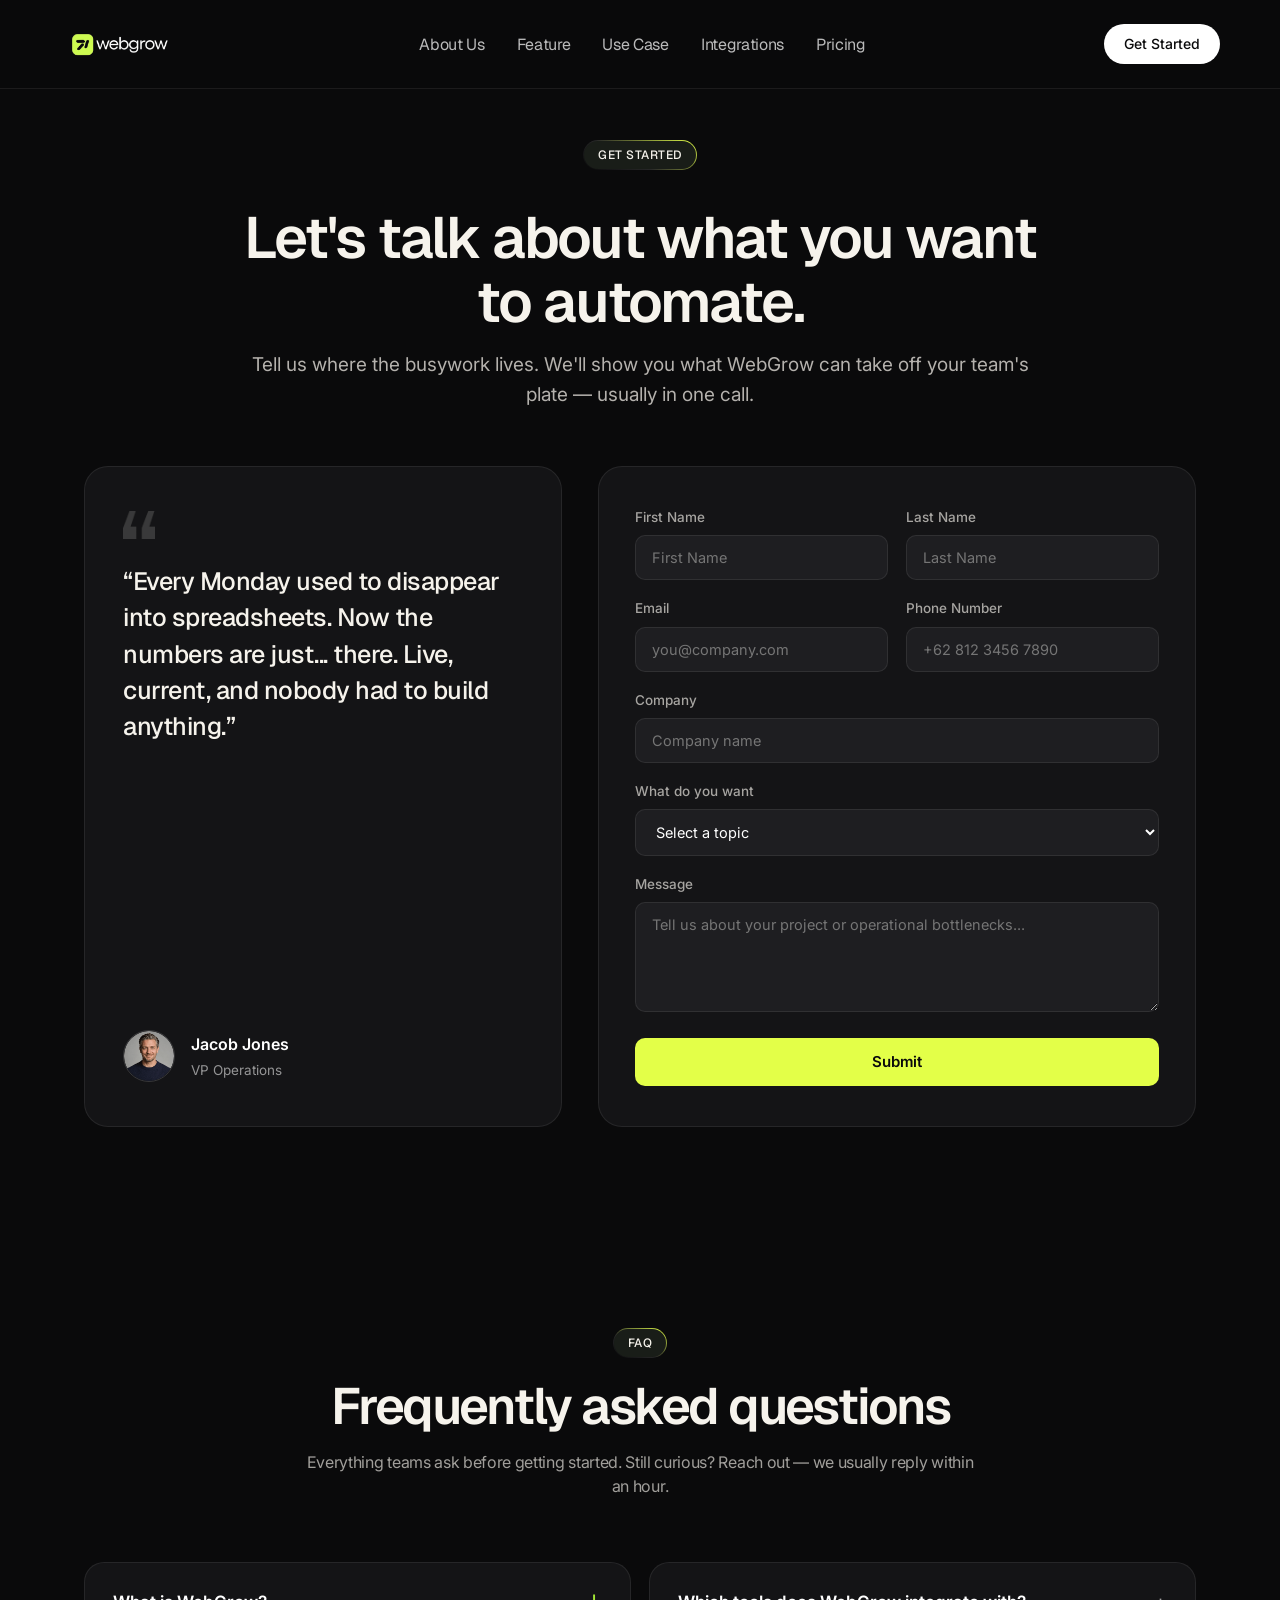
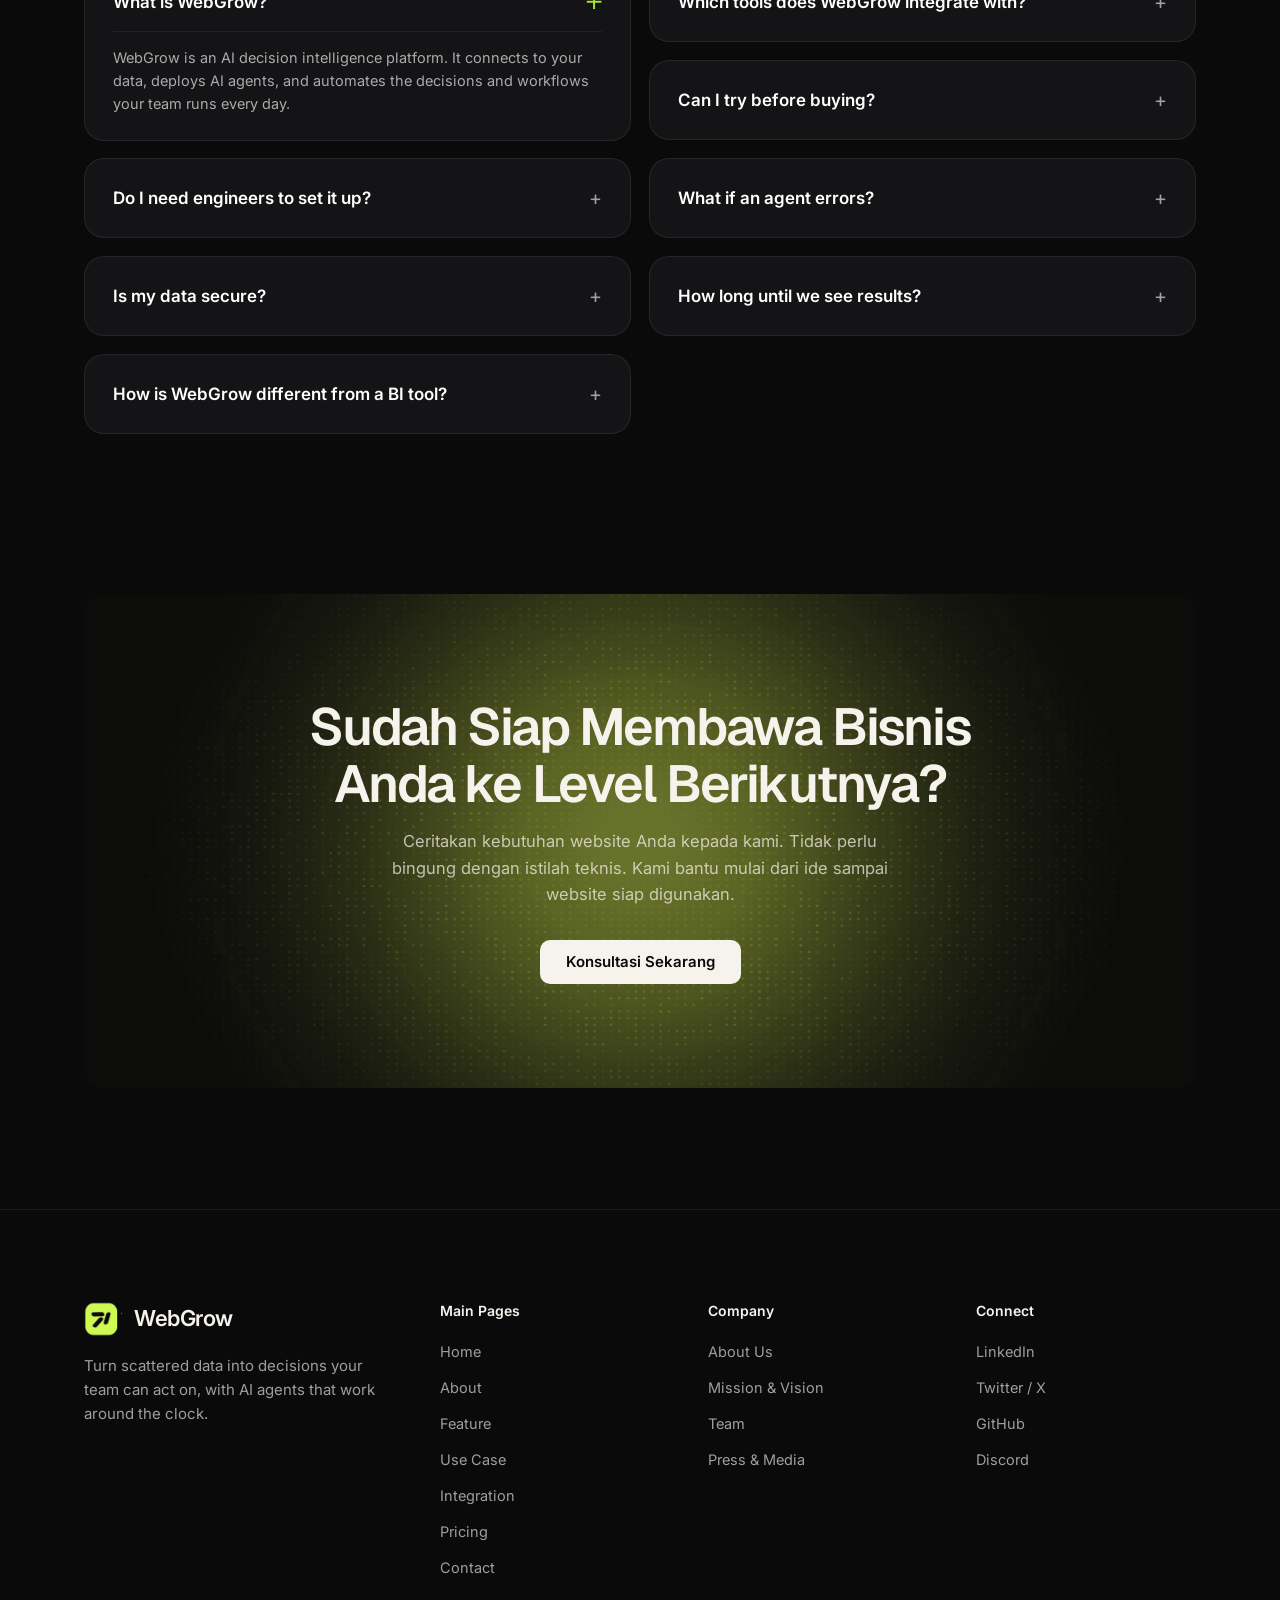
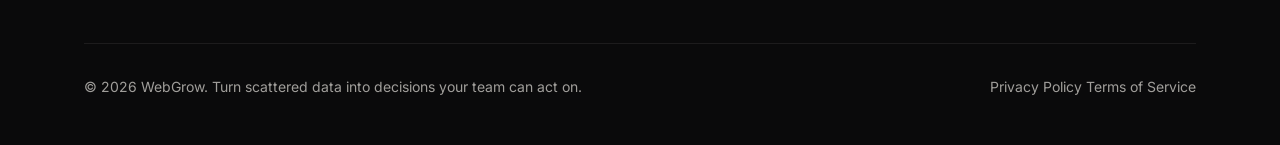
<file: contact.html>
<!DOCTYPE html>
<html lang="id">
<head>
  <meta charset="UTF-8" />
  <meta name="viewport" content="width=device-width, initial-scale=1.0" />
  <title>WebGrow — Get Started &amp; Contact Us</title>

  <link rel="preconnect" href="https://fonts.googleapis.com" />
  <link rel="preconnect" href="https://fonts.gstatic.com" crossorigin />
  <link
    href="https://fonts.googleapis.com/css2?family=Geist+Mono:wght@400;500;600&family=Geist:wght@400;500;600;700&family=Instrument+Sans:ital,wght@0,400..700;1,400..700&family=Inter:wght@300;400;500;600;700;800&family=Plus+Jakarta+Sans:wght@400;500;600;700;800&family=Syne:wght@700;800&display=swap"
    rel="stylesheet"
  />

  <link rel="icon" type="image/png" href="Asset/webgrow-icon.png" />
  <link rel="stylesheet" href="styles.css" />
</head>
<body class="page-dark" data-page="contact">
  <div id="appRoot">
<!-- ========================================================================
       1. TOP NAVBAR (Dark theme)
       ======================================================================== -->
  <header class="navbar-wrap navbar-dark" id="navbarWrap">
    <nav class="navbar" aria-label="Main Navigation">
      <a href="index.html" class="nav-logo" aria-label="WebGrow Home">
        <img src="Asset/webgrow-logo-light.png" alt="WebGrow" />
      </a>

      <ul class="nav-links" id="navLinks">
        <li><a href="about.html">About Us</a></li>
        <li><a href="feature.html">Feature</a></li>
        <li><a href="use-case.html">Use Case</a></li>
        <li><a href="integration.html">Integrations</a></li>
        <li><a href="pricing.html">Pricing</a></li>
      </ul>

      <div class="nav-actions">
        <a href="contact.html" class="btn-nav-white active" aria-label="Get Started">
          <span class="btn-roll-wrap">
            <span class="btn-roll-text">Get Started</span>
            <span class="btn-roll-text" aria-hidden="true">Get Started</span>
          </span>
        </a>
        <button type="button" class="mobile-toggle mobile-toggle-dark" id="mobileToggle" aria-label="Toggle Menu">
          ☰
        </button>
      </div>
    </nav>
  </header>

  <!-- ========================================================================
       2. CONTACT HERO & FORM SECTION
       ======================================================================== -->
  <section class="contact-hero-section" id="top">
    <div class="container">
      <div class="contact-hero-header reveal">
        <div class="section-tag-wrap"><span class="section-tag">GET STARTED</span></div>
        <h1 class="contact-hero-title">Let's talk about what you want to automate.</h1>
        <p class="contact-hero-desc">
          Tell us where the busywork lives. We'll show you what WebGrow can take off your team's plate &mdash; usually in one call.
        </p>
      </div>

      <div class="contact-grid reveal">
        <!-- Left Column: Testimonial Card -->
        <div class="contact-testimonial-card">
          <div>
            <img src="Asset/contact/quote_icon.png" alt="Quote" class="contact-quote-icon" />
            <blockquote class="contact-quote-text">
              &ldquo;Every Monday used to disappear into spreadsheets. Now the numbers are just... there. Live, current, and nobody had to build anything.&rdquo;
            </blockquote>
          </div>
          <div class="contact-author-row">
            <img src="Asset/contact/avatar_jacob.png" alt="Jacob Jones" class="contact-author-avatar" />
            <div>
              <div class="contact-author-name">Jacob Jones</div>
              <div class="contact-author-role">VP Operations</div>
            </div>
          </div>
        </div>

        <!-- Right Column: Contact Form -->
        <div class="contact-form-card">
          <form id="contactPageForm" class="contact-form" autocomplete="on">
            <div class="form-row-2col">
              <div class="form-group">
                <label for="cFirstName">First Name</label>
                <input type="text" id="cFirstName" name="firstName" placeholder="First Name" required />
              </div>
              <div class="form-group">
                <label for="cLastName">Last Name</label>
                <input type="text" id="cLastName" name="lastName" placeholder="Last Name" required />
              </div>
            </div>

            <div class="form-row-2col">
              <div class="form-group">
                <label for="cEmail">Email</label>
                <input type="email" id="cEmail" name="email" placeholder="you@company.com" required />
              </div>
              <div class="form-group">
                <label for="cPhone">Phone Number</label>
                <input type="tel" id="cPhone" name="phone" placeholder="+62 812 3456 7890" />
              </div>
            </div>

            <div class="form-group">
              <label for="cCompany">Company</label>
              <input type="text" id="cCompany" name="company" placeholder="Company name" />
            </div>

            <div class="form-group">
              <label for="cTopic">What do you want</label>
              <select id="cTopic" name="topic">
                <option value="" disabled selected>Select a topic</option>
                <option value="general">AI Automation Consultation</option>
                <option value="website">Custom Website Development</option>
                <option value="workflow">Workflow &amp; Process Optimization</option>
                <option value="enterprise">Enterprise Integration</option>
              </select>
            </div>

            <div class="form-group">
              <label for="cMessage">Message</label>
              <textarea id="cMessage" name="message" rows="4" placeholder="Tell us about your project or operational bottlenecks..."></textarea>
            </div>

            <button type="submit" class="contact-submit-btn">
              <span class="btn-roll-wrap">
                <span class="btn-roll-text">Submit</span>
                <span class="btn-roll-text" aria-hidden="true">Submit</span>
              </span>
            </button>
          </form>

          <div id="contactFormSuccess" class="contact-form-success" style="display:none;">
            <div style="font-size:36px;margin-bottom:12px;color:#d8fa55;">✓</div>
            <h4 style="font-size:22px;color:#f6f3ec;margin-bottom:8px;">Pesan Berhasil Terkirim!</h4>
            <p style="color:rgba(246,243,236,0.7);max-width:380px;margin:0 auto;line-height:1.6;">
              Terima kasih atas pesan Anda. Tim WebGrow akan segera menghubungi Anda dalam 1 jam ke depan.
            </p>
          </div>
        </div>
      </div>
    </div>
  </section>

  <!-- ========================================================================
       3. FAQ ACCORDION SECTION (2 Columns, 8 Interactive Cards)
       ======================================================================== -->
  <section class="section-padding uc-faq-section" id="faq">
    <div class="container">
      <div class="section-header reveal">
        <div class="section-tag-wrap"><span class="section-tag">FAQ</span></div>
        <h2 class="section-title">Frequently asked questions</h2>
        <p class="section-subtitle">
          Everything teams ask before getting started. Still curious? Reach out &mdash; we usually reply within an hour.
        </p>
      </div>

      <div class="uc-faq-grid">
        <!-- Col 1 -->
        <div class="uc-faq-col">
          <div class="uc-faq-card open reveal">
            <div class="uc-faq-header">
              <span class="uc-faq-question">What is WebGrow?</span>
              <span class="uc-faq-icon">✕</span>
            </div>
            <div class="uc-faq-answer">
              WebGrow is an AI decision intelligence platform. It connects to your data, deploys AI agents, and automates the decisions and workflows your team runs every day.
            </div>
          </div>

          <div class="uc-faq-card reveal">
            <div class="uc-faq-header">
              <span class="uc-faq-question">Do I need engineers to set it up?</span>
              <span class="uc-faq-icon">+</span>
            </div>
            <div class="uc-faq-answer">
              No. You can set it up without engineers. The setup is simple and doesn’t require any technical expertise.
            </div>
          </div>

          <div class="uc-faq-card reveal">
            <div class="uc-faq-header">
              <span class="uc-faq-question">Is my data secure?</span>
              <span class="uc-faq-icon">+</span>
            </div>
            <div class="uc-faq-answer">
              Yes. Your data is protected with strong security measures, encryption, and strict access controls to help keep your information safe.
            </div>
          </div>

          <div class="uc-faq-card reveal">
            <div class="uc-faq-header">
              <span class="uc-faq-question">How is WebGrow different from a BI tool?</span>
              <span class="uc-faq-icon">+</span>
            </div>
            <div class="uc-faq-answer">
              WebGrow goes beyond traditional BI tools by turning your data into clear, actionable insights—not just dashboards and reports. It helps you understand what’s happening, why it’s happening, and what to do next.
            </div>
          </div>
        </div>

        <!-- Col 2 -->
        <div class="uc-faq-col">
          <div class="uc-faq-card reveal">
            <div class="uc-faq-header">
              <span class="uc-faq-question">Which tools does WebGrow integrate with?</span>
              <span class="uc-faq-icon">+</span>
            </div>
            <div class="uc-faq-answer">
              WebGrow integrates with the tools your team already uses, including CRMs, communication platforms, data sources, and other business systems.
            </div>
          </div>

          <div class="uc-faq-card reveal">
            <div class="uc-faq-header">
              <span class="uc-faq-question">Can I try before buying?</span>
              <span class="uc-faq-icon">+</span>
            </div>
            <div class="uc-faq-answer">
              Yes. You can try WebGrow before committing to a purchase, so you can see how it works with your data and workflow.
            </div>
          </div>

          <div class="uc-faq-card reveal">
            <div class="uc-faq-header">
              <span class="uc-faq-question">What if an agent errors?</span>
              <span class="uc-faq-icon">+</span>
            </div>
            <div class="uc-faq-answer">
              If an agent makes an error, you can review what happened, identify the issue, and correct it. Built-in safeguards help reduce errors and keep your workflows reliable.
            </div>
          </div>

          <div class="uc-faq-card reveal">
            <div class="uc-faq-header">
              <span class="uc-faq-question">How long until we see results?</span>
              <span class="uc-faq-icon">+</span>
            </div>
            <div class="uc-faq-answer">
              Most teams deploy their first agent the same day and see measurable impact within two weeks. Full workflow automation typically lands within the first month.
            </div>
          </div>
        </div>
      </div>
    </div>
  </section>

  <!-- ========================================================================
       4. PRE-FOOTER CTA BANNER
       ======================================================================== -->
  <section class="section-padding" id="cta" style="padding-top:40px;">
    <div class="container">
      <div class="cta-banner reveal">
        <div class="cta-banner-bg">
          <img src="Asset/cta_bg.png" alt="CTA Background" />
        </div>
        <div class="cta-banner-content">
          <h2>Sudah Siap Membawa Bisnis Anda ke Level Berikutnya?</h2>
          <p>
            Ceritakan kebutuhan website Anda kepada kami. Tidak perlu bingung dengan istilah teknis. Kami bantu mulai dari ide sampai website siap digunakan.
          </p>
          <button type="button" class="btn-cta-white open-modal-btn" data-modal-title="Konsultasikan Kebutuhan Anda">
            <span class="btn-roll-wrap">
              <span class="btn-roll-line">Konsultasi Sekarang</span>
              <span class="btn-roll-line" aria-hidden="true">Konsultasi Sekarang</span>
            </span>
          </button>
        </div>
      </div>
    </div>
  </section>

  <!-- ========================================================================
       5. FOOTER
       ======================================================================== -->
  <footer class="site-footer">
    <div class="container">
      <div class="footer-top">
        <div>
          <div class="footer-brand-row">
            <img src="Asset/webgrow-icon.png" alt="WebGrow Icon" />
            <span>WebGrow</span>
          </div>
          <p class="footer-tagline">
            Turn scattered data into decisions your team can act on, with AI agents that work around the clock.
          </p>
        </div>

        <div class="footer-col">
          <h4>Main Pages</h4>
          <ul>
            <li><a href="index.html">Home</a></li>
            <li><a href="about.html">About</a></li>
            <li><a href="feature.html">Feature</a></li>
            <li><a href="use-case.html">Use Case</a></li>
            <li><a href="integration.html">Integration</a></li>
            <li><a href="pricing.html">Pricing</a></li>
            <li><a href="contact.html">Contact</a></li>
          </ul>
        </div>

        <div class="footer-col">
          <h4>Company</h4>
          <ul>
            <li><a href="about.html">About Us</a></li>
            <li><a href="about.html#story">Mission &amp; Vision</a></li>
            <li><a href="about.html#team">Team</a></li>
            <li><a href="index.html#blog">Press &amp; Media</a></li>
          </ul>
        </div>

        <div class="footer-col">
          <h4>Connect</h4>
          <ul>
            <li><a href="https://linkedin.com" target="_blank" rel="noopener">LinkedIn</a></li>
            <li><a href="https://twitter.com" target="_blank" rel="noopener">Twitter / X</a></li>
            <li><a href="https://github.com" target="_blank" rel="noopener">GitHub</a></li>
            <li><a href="https://discord.com" target="_blank" rel="noopener">Discord</a></li>
          </ul>
        </div>
      </div>

      <div class="footer-bottom">
        <div>© 2026 WebGrow. Turn scattered data into decisions your team can act on.</div>
        <div class="footer-legal">
          <a href="#">Privacy Policy</a>
          <a href="#">Terms of Service</a>
        </div>
      </div>
    </div>
  </footer>

  </div>
  <!-- In-Memory Templates for Instant Iris Transition (Works on file:/// and HTTP) -->
  <template id="homePageTemplate">
<!-- ========================================================================
       1. TOP NAVBAR (Transparent over White Sky Hero, exact match to video)
       ======================================================================== -->
  <header class="navbar-wrap" id="navbarWrap">
    <nav class="navbar" aria-label="Main Navigation">
      <a href="#top" class="nav-logo" aria-label="WebGrow Home">
        <img src="Asset/webgrow-logo-dark.png" alt="WebGrow" />
      </a>

            <ul class="nav-links" id="navLinks">
        <li><a href="about.html">About Us</a></li>
        <li><a href="feature.html">Feature</a></li>
        <li><a href="use-case.html">Use Case</a></li>
        <li><a href="integration.html">Integrations</a></li>
        <li><a href="pricing.html">Pricing</a></li>
            <li><a href="contact.html">Contact</a></li>
      </ul>

      <div class="nav-actions">
        <a href="contact.html" class="btn-nav-dark" aria-label="Get Started">
          <span class="btn-roll-wrap">
            <span class="btn-roll-text">Get Started</span>
            <span class="btn-roll-text" aria-hidden="true">Get Started</span>
          </span>
        </a>
        <button type="button" class="mobile-toggle" id="mobileToggle" aria-label="Toggle Menu">
          ☰
        </button>
      </div>
    </nav>
  </header>

  <!-- ========================================================================
       2. HERO SECTION (Centered Stack + White Sky + Green Field + Dashboard)
       ======================================================================== -->
  <section class="hero-section" id="top">
    <div class="hero-bg">
      <img src="https://framerusercontent.com/images/ICYv2AarVXTqvA0bo0GuhMx68BY.png?width=2160&height=1650" alt="Hero Landscape Background" />
    </div>

    <div class="hero-container">
      <div class="hero-title-stack">
        <div class="hero-text-group">
          <h1 class="hero-title" id="heroTitle">
            Bangun Website,<br />Tumbuhkan Bisnis.
          </h1>
          <p class="hero-desc" id="heroDesc">
            Website profesional untuk membantu bisnis tampil lebih terpercaya, menjangkau lebih banyak pelanggan, dan berkembang di era digital.
          </p>
        </div>

        <div class="hero-cta-appear" id="heroCtaAppear">
          <button type="button" class="btn-hero-trial open-modal-btn" data-modal-title="Konsultasikan Kebutuhan Anda">
            <img src="https://framerusercontent.com/images/LmC1t7zOxzPToqDdnj5iGGiXE.png?width=96&height=96" alt="" />
            <span class="btn-roll-wrap">
              <span class="btn-roll-text">Konsultasikan Kebutuhan Anda</span>
              <span class="btn-roll-text" aria-hidden="true">Konsultasikan Kebutuhan Anda</span>
            </span>
          </button>
        </div>
      </div>

      <!-- Centered Dark Zenifo Dashboard with Framer 3D Perspective Scroll Tilt (.framer-3yc9ez) -->
      <div class="hero-dashboard-perspective">
        <div class="hero-dashboard-frame" id="heroDashboard">
          <img src="https://framerusercontent.com/images/5yGGqibEKeeFhSavoM732rWI0.png?width=1740&height=1305" alt="WebGrow Workspace Preview" />
        </div>
      </div>
    </div>

    <div class="hero-bottom-fade"></div>
  </section>

  <!-- ========================================================================
       TRUSTED BY MARQUEE SECTION
       ======================================================================== -->
  <section class="trusted-section">
    <div class="trusted-inner">
      <p class="trusted-label">Website profesional untuk memperkuat kehadiran bisnis dan membuka lebih banyak peluang untuk tumbuh.</p>

      <div class="marquee-mask">
        <div class="marquee-track">
          <!-- Set 1 -->
          <img src="https://framerusercontent.com/images/kgAOUvnOBam8hImcdbO1KC5FMs.png?width=963&height=144" alt="Logoipsum 1" />
          <img src="https://framerusercontent.com/images/rtpkKdxZ1K9Pp9ishMmYuGoWO5I.png?width=863&height=176" alt="Logoipsum 2" />
          <img src="https://framerusercontent.com/images/y2eHMSsZQO1H6WKA79q4b6fpWY.png?width=784&height=144" alt="Logoipsum 3" />
          <img src="https://framerusercontent.com/images/ol4k2NLMSbtbLmTO0Xmfzhf7I.png?width=776&height=144" alt="Logoipsum 4" />
          <img src="https://framerusercontent.com/images/yUzHcuQYDrqTzHWux41GbWjKZ8.png?width=1024&height=144" alt="Logoipsum 5" />
          <img src="https://framerusercontent.com/images/j6NPJrzG0a3XztpqbIMPY4UvONo.png?width=859&height=144" alt="Logoipsum 6" />
          <!-- Set 2 -->
          <img src="https://framerusercontent.com/images/kgAOUvnOBam8hImcdbO1KC5FMs.png?width=963&height=144" alt="Logoipsum 1" />
          <img src="https://framerusercontent.com/images/rtpkKdxZ1K9Pp9ishMmYuGoWO5I.png?width=863&height=176" alt="Logoipsum 2" />
          <img src="https://framerusercontent.com/images/y2eHMSsZQO1H6WKA79q4b6fpWY.png?width=784&height=144" alt="Logoipsum 3" />
          <img src="https://framerusercontent.com/images/ol4k2NLMSbtbLmTO0Xmfzhf7I.png?width=776&height=144" alt="Logoipsum 4" />
          <img src="https://framerusercontent.com/images/yUzHcuQYDrqTzHWux41GbWjKZ8.png?width=1024&height=144" alt="Logoipsum 5" />
          <img src="https://framerusercontent.com/images/j6NPJrzG0a3XztpqbIMPY4UvONo.png?width=859&height=144" alt="Logoipsum 6" />
        </div>
      </div>

      <div class="trusted-divider-row" aria-hidden="true">
        <div class="trusted-line-left"></div>
        <div class="trusted-line-right"></div>
      </div>
    </div>
  </section>

  <!-- ========================================================================
       3. ABOUT SECTION (Centered Text + Green Glowing Dome + 3 Arc Cards)
       ======================================================================== -->
  <section class="about-section" id="about">
    <div class="container">
      <div class="about-header-centered">
        <div class="section-tag-wrap reveal" style="transition-delay: 0s;"><span class="section-tag">WEB GROW</span></div>
        <h2 class="section-title reveal" style="transition-delay: 0.1s;">Website yang Dibangun untuk Membantu Bisnis Tumbuh</h2>
        <p class="section-subtitle reveal" style="transition-delay: 0.2s;">Kami membantu Anda dari ide, desain, hingga website siap digunakan — sederhana, profesional, dan sesuai kebutuhan bisnis.</p>

        <h6 class="about-lead-centered reveal" style="transition-delay: 0.3s;">
          Kami percaya pembuatan website seharusnya tidak terasa rumit. Anda cukup menyampaikan kebutuhan dan tujuan bisnis Anda. Kami membantu menerjemahkannya menjadi website yang siap digunakan.
        </h6>
      </div>

      <div class="about-scroll-track" id="aboutScrollTrack">
        <div class="about-dome-stage" id="aboutDomeStage">
          <div class="about-dome-top-fade"></div>
          <div class="about-dome-bg">
            <img src="https://framerusercontent.com/images/gToBvCap1TwUN3ofyPTMlKZaU.png?width=3840&height=3842" alt="" aria-hidden="true" />
          </div>

          <!-- Center Glowing Zenifo Vector (.framer-kujjys) -->
          <div class="about-center-vector" aria-hidden="true">
            <svg width="96" height="96" viewBox="0 0 96 96" fill="none" xmlns="http://www.w3.org/2000/svg">
              <path d="M77.25 0C87.6052 0 96 8.39475 96 18.75V77.25C96 87.6052 87.6052 96 77.25 96H18.75C8.39475 96 0 87.6052 0 77.25V18.75C0 8.39475 8.39475 0 18.75 0H77.25ZM48 24C48 37.2547 37.2547 48 24 48C37.2547 48 48 58.7453 48 72C48 58.7453 58.7453 48 72 48C58.7453 48 48 37.2547 48 24Z" fill="white"/>
            </svg>
          </div>

          <!-- Top Center Card on the Green Dome (.framer-1kse6s3-container) -->
          <article class="about-arc-card pos-top" id="aboutCardTop">
            <div class="about-arc-img">
              <img src="https://framerusercontent.com/images/mvVHr1QwtXceGa8cFfth4jEaEM.png?width=1392&height=656" alt="01 — Profesional" />
            </div>
            <div class="about-arc-body">
              <h3>01 — Profesional</h3>
              <p>Tampilkan bisnis Anda dengan website yang rapi, modern, dan meningkatkan kepercayaan calon pelanggan.</p>
            </div>
          </article>

          <!-- Bottom Left Card on the Green Dome (.framer-18h6ruq-container) -->
          <article class="about-arc-card pos-left" id="aboutCardLeft">
            <div class="about-arc-img">
              <img src="https://framerusercontent.com/images/2gL3s0gVfAMAqjU3U0VVhtTJG0I.png?width=1392&height=656" alt="02 — Sesuai Kebutuhan" />
            </div>
            <div class="about-arc-body">
              <h3>02 — Sesuai Kebutuhan</h3>
              <p>Setiap bisnis memiliki kebutuhan yang berbeda. Website kami dirancang berdasarkan kebutuhan dan tujuan bisnis Anda.</p>
            </div>
          </article>

          <!-- Bottom Right Card on the Green Dome (.framer-1iick3k-container) -->
          <article class="about-arc-card pos-right" id="aboutCardRight">
            <div class="about-arc-img">
              <img src="https://framerusercontent.com/images/yyLcrNVpGpCxBQR8FEcigYP3sDs.png?width=1392&height=656" alt="03 — Mudah Digunakan & Siap Berkembang" />
            </div>
            <div class="about-arc-body">
              <h3>03 — Mudah &amp; Siap Berkembang</h3>
              <p>Website dibuat agar mudah dikelola sehari-hari dan dapat dikembangkan mengikuti pertumbuhan bisnis Anda.</p>
            </div>
          </article>

          <div class="about-dome-fade"></div>
        </div>
        <div class="about-scroll-trigger" id="aboutScrollTrigger" aria-hidden="true"></div>
      </div>
    </div>
  </section>

  <!-- ========================================================================
       4. KENAPA MEMILIH WEBGROW & INTERACTIVE WORKSPACE SOLUTION SECTION
       ======================================================================== -->
  <section class="section-padding problem-section" id="problem">
    <div class="container">
      <div class="section-header reveal">
        <div class="section-tag-wrap"><span class="section-tag">TENTANG KAMI</span></div>
        <h2 class="section-title">Kenapa Memilih WebGrow?</h2>
        <p class="section-subtitle">
          Kami percaya pembuatan website seharusnya tidak terasa rumit. Anda cukup menyampaikan kebutuhan dan tujuan bisnis Anda. Kami membantu menerjemahkannya menjadi website yang siap digunakan.
        </p>
      </div>

      <!-- Sticky 2-Column Accordion & Sliding Visual Showcase (Exact Problem.mp4 / .framer-d2VJs) -->
      <div class="problem-scroll-area" id="problemScrollArea">
        <div class="problem-sticky-wrap">
          <div class="problem-split-layout" id="solution">
            <!-- Left Column: 3 Vertical Accordion TextCards (.framer-72vt4a / .framer-qgcyrz) -->
            <div class="problem-accordion-list" role="tablist" aria-label="Keunggulan WebGrow">
              <button type="button" class="problem-acc-item active" data-step="0" role="tab" aria-selected="true">
                <div class="problem-acc-title">Konsultasi yang Sederhana</div>
                <div class="problem-acc-body">
                  <div class="problem-acc-body-inner">
                    <p>Tidak perlu memahami istilah teknis. Kami membantu menjelaskan pilihan dan solusi yang sesuai dengan kebutuhan Anda.</p>
                  </div>
                </div>
                <div class="problem-line-track">
                  <div class="problem-line-fill"></div>
                </div>
              </button>

              <button type="button" class="problem-acc-item" data-step="1" role="tab" aria-selected="false">
                <div class="problem-acc-title">Desain yang Menyesuaikan Bisnis</div>
                <div class="problem-acc-body">
                  <div class="problem-acc-body-inner">
                    <p>Tampilan website dibuat mengikuti karakter, identitas, dan tujuan bisnis Anda agar tampil profesional dan dipercaya pelanggan.</p>
                  </div>
                </div>
                <div class="problem-line-track">
                  <div class="problem-line-fill"></div>
                </div>
              </button>

              <button type="button" class="problem-acc-item" data-step="2" role="tab" aria-selected="false">
                <div class="problem-acc-title">Proses yang Terarah &amp; Satu Tim</div>
                <div class="problem-acc-body">
                  <div class="problem-acc-body-inner">
                    <p>Mulai dari konsultasi hingga website online, setiap tahap dikerjakan satu tim dari awal hingga online tanpa perlu mencari designer dan developer secara terpisah.</p>
                  </div>
                </div>
                <div class="problem-line-track">
                  <div class="problem-line-fill"></div>
                </div>
              </button>
            </div>

            <!-- Right Column: 760x720 Horizontal Sliding Image Viewport (.framer-8sedxh / .framer-cfvkoo) -->
            <div class="problem-visual-viewport">
              <div class="problem-visual-track" id="problemVisualTrack">
                <div class="problem-slide">
                  <img
                    src="https://framerusercontent.com/images/ipsQPOqPSPwH228yz7byDxME6rc.png?width=3840&height=2880"
                    alt="Konsultasi yang Sederhana"
                  />
                </div>
                <div class="problem-slide">
                  <img
                    src="https://framerusercontent.com/images/Dex0GzVA6n0hNGJs2b46cehq1Q.png?width=3840&height=2880"
                    alt="Desain yang Menyesuaikan Bisnis"
                  />
                </div>
                <div class="problem-slide">
                  <img
                    src="https://framerusercontent.com/images/mH8FPNKBd0gK867S3tUcT10MjA.png?width=3840&height=2880"
                    alt="Proses yang Terarah & Satu Tim"
                  />
                </div>
              </div>
              <div class="problem-visual-fade" aria-hidden="true"></div>
            </div>
          </div>
        </div>

        <!-- Scroll Triggers for Sticky Step Progression (Scrool 01, 02, 03) -->
        <div class="problem-scroll-triggers" aria-hidden="true">
          <div class="problem-scroll-step" data-trigger-step="0"></div>
          <div class="problem-scroll-step" data-trigger-step="1"></div>
          <div class="problem-scroll-step" data-trigger-step="2"></div>
        </div>
      </div>
    </div>
  </section>

  <!-- ========================================================================
       5. SOLUSI WEBSITE SECTION (2x2 BENTO GRID)
       ======================================================================== -->
  <section class="section-padding" id="features">
    <div class="container">
      <div class="section-header reveal">
        <div class="section-tag-wrap"><span class="section-tag">HOW IT WORKS</span></div>
        <h2 class="section-title">Solusi Website untuk Berbagai Kebutuhan Bisnis</h2>
        <p class="section-subtitle">
          Tidak semua bisnis membutuhkan website yang sama. Karena itu, kami menyediakan solusi website yang dapat disesuaikan dengan kebutuhan Anda.
        </p>
      </div>

      <div class="features-bento">
        <article class="feature-card reveal">
          <div class="feature-card-visual">
            <img src="https://framerusercontent.com/images/WQ6xNwrumM9kxDnTqN9ueLLfsk4.png?width=2216&height=1192" alt="Website Company Profile" />
          </div>
          <div class="feature-card-content">
            <h3>Website Company Profile</h3>
            <p>Bangun citra profesional dan tingkatkan kepercayaan calon pelanggan melalui website perusahaan. Cocok untuk perusahaan, agency, konsultan, kontraktor, manufaktur, organisasi, dan berbagai bisnis lainnya.</p>
          </div>
        </article>

        <article class="feature-card reveal">
          <div class="feature-card-visual">
            <img src="https://framerusercontent.com/images/pl0XpdErlRPNK2giobu0LSzUW0.png?width=2216&height=1192" alt="Website Custom" />
          </div>
          <div class="feature-card-content">
            <h3>Website Custom</h3>
            <p>Butuh fitur khusus? Kami dapat membantu mengembangkan website dan sistem sesuai alur bisnis Anda — mulai dari website sederhana hingga sistem yang lebih kompleks.</p>
          </div>
        </article>

        <article class="feature-card reveal">
          <div class="feature-card-visual">
            <img src="https://framerusercontent.com/images/C6nHUVWS3ujP828O3RUX95AZs.png?width=2216&height=1192" alt="Website Landing Page" />
          </div>
          <div class="feature-card-content">
            <h3>Website Landing Page</h3>
            <p>Halaman khusus untuk mempromosikan produk, layanan, event, atau campaign tertentu agar calon pelanggan lebih mudah mengambil keputusan.</p>
          </div>
        </article>

        <article class="feature-card reveal">
          <div class="feature-card-visual">
            <img src="https://framerusercontent.com/images/CxJromYn83paXx3Fx0JPQDzSxjQ.png?width=2216&height=1192" alt="Website Katalog & Online Store" />
          </div>
          <div class="feature-card-content">
            <h3>Website Katalog &amp; Online Store</h3>
            <p>Tampilkan produk atau layanan secara lebih profesional, atau bangun toko online lengkap dengan katalog produk, keranjang, checkout, pembayaran, hingga pengelolaan pesanan.</p>
          </div>
        </article>
      </div>
    </div>
  </section>

  <!-- ========================================================================
       6. PROCESS SECTION ("How it works" Centered Sticky Orbital Dial)
       ======================================================================== -->
  <section class="section-padding process-section" id="process">
    <div class="container">
      <div class="section-header reveal">
        <div class="section-tag-wrap"><span class="section-tag">HOW IT WORKS</span></div>
        <h2 class="section-title">Proses yang Terarah dari Ide hingga Online</h2>
        <p class="section-subtitle">
          Mulai dari konsultasi hingga website online, setiap tahap dikerjakan satu tim dengan alur yang jelas.
        </p>
      </div>

      <!-- Sticky Centered 800x800 Orbital Dial (Exact 20261110-0437-23.4605700.mp4 / .framer-FZzHs) -->
      <div class="process-scroll-area" id="processScrollArea">
        <div class="process-sticky-stage">
          <div class="process-orbital-container step-0" id="processOrbitalContainer">
            <!-- Outer Animated Lime Progress Ring (.framer-1k8097t) -->
            <div class="process-ring-bar" aria-hidden="true">
              <div class="process-ring-mask"></div>
              <div class="process-ring-wedge"></div>
            </div>

            <!-- Dial Tick Marks & Radial Glow Image (.framer-idsxw2) -->
            <div class="process-dial-img" aria-hidden="true">
              <img
                src="https://framerusercontent.com/images/jBsxQ1Eu6YPuxxenduiYutX5HPc.png?width=3540&height=3540"
                alt="Process Orbital Dial"
              />
            </div>

            <!-- Centered Step Content Card (.framer-olq85z-container / .framer-16mnrp3) -->
            <div class="process-center-content" id="processCenterContent">
              <div class="process-step-icon">
                <img
                  id="orbitalIcon"
                  src="https://framerusercontent.com/images/YqqCch6CUg7oVrN7oajtPQnQ.svg?width=96&height=96"
                  alt="Step Icon"
                />
              </div>
              <div class="process-step-text">
                <h3 id="orbitalTitle">1. Konsultasi</h3>
                <p id="orbitalDesc">
                  Ceritakan bisnis, kebutuhan, dan tujuan website Anda kepada kami. Tidak perlu memahami istilah teknis.
                </p>
              </div>
            </div>
          </div>
        </div>

        <!-- Scroll Triggers for Step 1, Step 2, Step 3 -->
        <div class="process-scroll-triggers" aria-hidden="true">
          <div class="process-scroll-step" data-process-step="0"></div>
          <div class="process-scroll-step" data-process-step="1"></div>
          <div class="process-scroll-step" data-process-step="2"></div>
        </div>
      </div>
    </div>
  </section>

  <!-- ========================================================================
       7. SERVICES / LEBIH DARI SEKADAR WEBSITE SECTION (Sticky 2-Column)
       ======================================================================== -->
  <section class="section-padding services-section" id="services">
    <div class="container">
      <div class="section-header reveal">
        <div class="section-tag-wrap"><span class="section-tag">WEB GROW</span></div>
        <h2 class="section-title">Lebih dari Sekadar Website</h2>
        <p class="section-subtitle">
          Website yang tepat dapat membantu bisnis Anda meningkatkan kredibilitas, mempermudah pelanggan, dan mendukung proses penjualan.
        </p>
      </div>

      <!-- 2-Column Sticky Layout: Left Scrolling Image Cards + Right Sticky Accordion (.framer-eh6iv5) -->
      <div class="services-split-layout" id="servicesSplitLayout">
        <!-- Left Column: 4 Vertically Scrolling Visual Cards (.framer-1720aby) -->
        <div class="services-visual-col">
          <!-- Card 01 -->
          <div class="service-visual-card card-01" data-service-card="0">
            <img
              class="service-visual-bg"
              src="https://framerusercontent.com/images/Su3QpVAmJ0KDQwYpoDvTEacyyI.png?width=2128&height=2400"
              alt="Meningkatkan Kredibilitas"
            />
            <div class="service-visual-inner inner-01">
              <img
                src="https://framerusercontent.com/images/g6wf4HGqcDPaYjmBxyGHKZhliAA.png?width=1800&height=1710"
                alt="Meningkatkan Kredibilitas UI"
              />
            </div>
          </div>

          <!-- Card 02 -->
          <div class="service-visual-card card-02" data-service-card="1">
            <img
              class="service-visual-bg"
              src="https://framerusercontent.com/images/ihb9sCeczrT1rXKNaGwbqwnGHwo.png?width=2128&height=2400"
              alt="Mempermudah Pelanggan Mendapatkan Informasi"
            />
            <div class="service-visual-inner inner-02">
              <img
                src="https://framerusercontent.com/images/TX3vToZSBJYUpjYV5vUx6rSM.png?width=1800&height=1189"
                alt="Mempermudah Informasi UI"
              />
            </div>
          </div>

          <!-- Card 03 -->
          <div class="service-visual-card card-03" data-service-card="2">
            <img
              class="service-visual-bg"
              src="https://framerusercontent.com/images/OiqCsxxBcVjRXdZC4vPP1Gmo2yM.png?width=2128&height=2400"
              alt="Menjangkau Pasar Lebih Luas"
            />
            <div class="service-visual-inner inner-03">
              <img
                src="https://framerusercontent.com/images/TZf4VMQvlzeqg1FcBVnfiXX1RJo.png?width=1800&height=1252"
                alt="Menjangkau Pasar Lebih Luas UI"
              />
            </div>
          </div>

          <!-- Card 04 -->
          <div class="service-visual-card card-04" data-service-card="3">
            <img
              class="service-visual-bg"
              src="https://framerusercontent.com/images/v0BF8fveGvDNhMzYJcvvRWwZmI.png?width=2128&height=2400"
              alt="Mendukung Proses Penjualan"
            />
            <div class="service-visual-inner inner-04">
              <img
                src="https://framerusercontent.com/images/oGksASdnwiYEbIEjViHSPwhPEAs.png?width=1800&height=1078"
                alt="Mendukung Proses Penjualan UI"
              />
            </div>
          </div>
        </div>

        <!-- Right Column: Sticky 4-Item Numbered Accordion (.framer-n53fu-container / .framer-Yeuot) -->
        <div class="services-tabs-col" role="tablist" aria-label="Manfaat Website WebGrow">
          <!-- Item 01 -->
          <button type="button" class="service-acc-item active" data-service-tab="0" role="tab" aria-selected="true">
            <span class="service-acc-num">01</span>
            <div class="service-acc-main">
              <h3 class="service-acc-title">Meningkatkan Kredibilitas</h3>
              <div class="service-acc-body">
                <div class="service-acc-body-inner">
                  <p class="service-acc-desc">
                    Tampilkan bisnis secara profesional sehingga calon pelanggan lebih yakin untuk berhubungan dengan Anda.
                  </p>
                  <ul class="service-acc-bullets">
                    <li>· Desain sesuai identitas &amp; karakter bisnis</li>
                    <li>· Struktur informasi yang rapi &amp; jelas</li>
                    <li>· Tampilan responsif di semua perangkat</li>
                    <li>· Meningkatkan kepercayaan calon pelanggan</li>
                  </ul>
                </div>
              </div>
            </div>
          </button>

          <!-- Item 02 -->
          <button type="button" class="service-acc-item" data-service-tab="1" role="tab" aria-selected="false">
            <span class="service-acc-num">02</span>
            <div class="service-acc-main">
              <h3 class="service-acc-title">Mempermudah Pelanggan Mendapatkan Informasi</h3>
              <div class="service-acc-body">
                <div class="service-acc-body-inner">
                  <p class="service-acc-desc">
                    Semua informasi penting tentang bisnis, layanan, dan produk Anda tersedia dalam satu tempat yang rapi dan mudah diakses.
                  </p>
                  <ul class="service-acc-bullets">
                    <li>· Profil bisnis &amp; layanan tersaji lengkap</li>
                    <li>· Navigasi intuitif &amp; ramah pengguna</li>
                    <li>· Katalog produk &amp; portofolio terstruktur</li>
                    <li>· Akses cepat ke kontak &amp; konsultasi</li>
                  </ul>
                </div>
              </div>
            </div>
          </button>

          <!-- Item 03 -->
          <button type="button" class="service-acc-item" data-service-tab="2" role="tab" aria-selected="false">
            <span class="service-acc-num">03</span>
            <div class="service-acc-main">
              <h3 class="service-acc-title">Menjangkau Pasar Lebih Luas</h3>
              <div class="service-acc-body">
                <div class="service-acc-body-inner">
                  <p class="service-acc-desc">
                    Bisnis Anda dapat ditemukan kapan saja dan dari mana saja melalui internet oleh lebih banyak calon pelanggan.
                  </p>
                  <ul class="service-acc-bullets">
                    <li>· Hadir 24/7 untuk calon pelanggan baru</li>
                    <li>· Struktur ramah mesin pencari (SEO-ready)</li>
                    <li>· Mudah dibagikan di berbagai kanal digital</li>
                    <li>· Menjangkau pelanggan di luar area lokal</li>
                  </ul>
                </div>
              </div>
            </div>
          </button>

          <!-- Item 04 -->
          <button type="button" class="service-acc-item" data-service-tab="3" role="tab" aria-selected="false">
            <span class="service-acc-num">04</span>
            <div class="service-acc-main">
              <h3 class="service-acc-title">Mendukung Proses Penjualan</h3>
              <div class="service-acc-body">
                <div class="service-acc-body-inner">
                  <p class="service-acc-desc">
                    Website dapat menjadi bagian dari proses marketing dan membantu calon pelanggan mengambil keputusan dengan lebih yakin.
                  </p>
                  <ul class="service-acc-bullets">
                    <li>· Alur Call-to-Action (CTA) yang terarah</li>
                    <li>· Integrasi langsung ke WhatsApp &amp; kontak</li>
                    <li>· Halaman promosi &amp; landing page konversi</li>
                    <li>· Siap mendukung pertumbuhan bisnis Anda</li>
                  </ul>
                </div>
              </div>
            </div>
          </button>
        </div>
      </div>
    </div>
  </section>

  <!-- ========================================================================
       8. PORTOFOLIO & STATS SECTION ("Website yang Telah Kami Bangun")
       ======================================================================== -->
  <section class="section-padding" id="stats">
    <div class="container">
      <div class="section-header reveal">
        <div class="section-tag-wrap"><span class="section-tag">HOW IT WORKS</span></div>
        <h2 class="section-title">Website yang Telah Kami Bangun</h2>
        <p class="section-subtitle">
          Setiap bisnis memiliki cerita dan kebutuhan yang berbeda. Lihat beberapa website yang telah kami kerjakan untuk berbagai kebutuhan bisnis dan organisasi.
        </p>
      </div>

      <!-- 3-Col x 2-Row Bento Grid (Exact Framer .framer-32812y layout) -->
      <div class="stats-bento-grid">
        <!-- Item 1: Spans 2 Columns (Top-Left) -->
        <div class="stats-blueprint-card reveal">
          <div class="stats-blueprint-bg">
            <img src="https://framerusercontent.com/images/CYSnSEVuDQeyI0tEybVbvEfylow.png?width=3068&height=1800" alt="Project Blueprint" />
          </div>
          <div class="stats-blueprint-content">
            <h3>Satu Tim dari Awal hingga Online</h3>
            <p>
              Tidak perlu mencari designer, developer, dan pihak lainnya secara terpisah. Mulai dari konsultasi, desain, development, hingga website online dan siap digunakan — setiap tahap dikerjakan dengan alur yang jelas dan siap berkembang mengikuti pertumbuhan bisnis Anda.
            </p>
          </div>
        </div>

        <!-- Item 2: Top-Right (1 Col) -->
        <div class="stat-card reveal">
          <div class="stat-card-bg">
            <img src="https://framerusercontent.com/images/eiHS1QO0aYW9tdWYxvizyQEYnI.png?width=1492&height=1800" alt="" />
          </div>
          <div class="stat-number"><span class="counter" data-target="100">0</span><span class="suffix">%</span></div>
          <div class="stat-info">
            <h4>Desain Profesional</h4>
            <p>Menyesuaikan karakter &amp; identitas bisnis</p>
          </div>
        </div>

        <!-- Item 3: Bottom-Left (1 Col) -->
        <div class="stat-card reveal">
          <div class="stat-card-bg">
            <img src="https://framerusercontent.com/images/eiHS1QO0aYW9tdWYxvizyQEYnI.png?width=1492&height=1800" alt="" />
          </div>
          <div class="stat-number"><span class="counter" data-target="4">0</span><span class="suffix">Thp</span></div>
          <div class="stat-info">
            <h4>Proses yang Terarah</h4>
            <p>Konsultasi, Desain, Development, Online</p>
          </div>
        </div>

        <!-- Item 4: Bottom-Center (1 Col — Scenic Blue Sky & Green Hilltop Photo) -->
        <div class="stat-card stat-card-photo reveal">
          <div class="stat-card-bg">
            <img src="https://framerusercontent.com/images/6jw43YL0pjwF52wWrIOPs9KnM.png?width=1494&height=1800" alt="" />
          </div>
          <div class="stat-number"><span class="counter" data-target="99">0</span><span class="suffix">%</span></div>
          <div class="stat-info">
            <h4>Mudah Digunakan</h4>
            <p>Mudah dikelola untuk aktivitas bisnis</p>
          </div>
        </div>

        <!-- Item 5: Bottom-Right (1 Col) -->
        <div class="stat-card reveal">
          <div class="stat-card-bg">
            <img src="https://framerusercontent.com/images/eiHS1QO0aYW9tdWYxvizyQEYnI.png?width=1492&height=1800" alt="" />
          </div>
          <div class="stat-number"><span class="counter" data-target="24">0</span><span class="suffix">/7</span></div>
          <div class="stat-info">
            <h4>Jangkauan Lebih Luas</h4>
            <p>Ditemukan kapan saja &amp; dari mana saja</p>
          </div>
        </div>
      </div>
    </div>
  </section>

  <!-- ========================================================================
       9. INTEGRATION / EKOSISTEM WEBSITE SECTION (Vertical Ticker Animation)
       ======================================================================== -->
  <section class="section-padding" id="integrations">
    <div class="container">
      <div class="section-header reveal">
        <div class="section-tag-wrap"><span class="section-tag">INTEGRATION</span></div>
        <h2 class="section-title">Siap Berkembang Mengikuti Bisnis Anda</h2>
        <p class="section-subtitle">
          Mulai dari website sederhana hingga sistem yang lebih kompleks, website dapat dikembangkan mengikuti pertumbuhan bisnis Anda.
        </p>
      </div>

      <div class="integration-ticker-wrap reveal">
        <div class="integration-ticker-viewport">
          <div class="integration-fade-top" aria-hidden="true"></div>
          <div class="integration-fade-bottom" aria-hidden="true"></div>
          <div class="integration-ticker-track">
            <div class="integration-ticker-item">
              <img src="https://framerusercontent.com/images/l5bJaRE9nW6m4IdcnGH5KfjaY.png?width=4640&height=864" alt="80+ Tool Integrations" />
            </div>
            <div class="integration-ticker-item" aria-hidden="true">
              <img src="https://framerusercontent.com/images/l5bJaRE9nW6m4IdcnGH5KfjaY.png?width=4640&height=864" alt="" />
            </div>
          </div>
        </div>
        <p class="integration-note">
          Kami membantu Anda dari ide, desain, hingga website siap digunakan — lengkap dengan integrasi WhatsApp, form konsultasi, analitik pengunjung, katalog produk, hingga pembayaran online dalam satu ekosistem yang mudah dikelola.
        </p>
      </div>
    </div>
  </section>

  <!-- ========================================================================
       10. PRICING / PRICELIST SECTION
       ======================================================================== -->
  <section class="section-padding" id="pricing">
    <div class="container">
      <div class="section-header reveal">
        <div class="section-tag-wrap"><span class="section-tag">PRICING</span></div>
        <h2 class="section-title">Pricelist</h2>
        <p class="section-subtitle">
          Pilih paket pembuatan website profesional yang sesuai dengan kebutuhan perusahaan, produk, maupun promosi bisnis Anda.
        </p>
      </div>

      <div class="billing-switcher-wrap reveal">
        <div class="billing-switcher" role="group" aria-label="Billing Period">
          <div class="billing-slider" id="billingSlider" aria-hidden="true"></div>
          <button type="button" class="billing-btn active" data-billing="monthly">Paket Website</button>
          <button type="button" class="billing-btn" data-billing="yearly">Custom (-20% off)</button>
        </div>
      </div>

      <div class="pricing-grid">
        <!-- Plan 1: Website Landing Page -->
        <div class="pricing-card reveal">
          <div class="pricing-card-head">
            <h3 class="pricing-tier">Website Landing Page</h3>
            <p class="pricing-desc">Cocok untuk campaign, produk, jasa, event, maupun kebutuhan promosi tertentu.</p>
          </div>

          <div class="pricing-divider"></div>

          <div class="pricing-card-price-box">
            <div class="pricing-price">
              <span class="pricing-amount" data-monthly="Rp. 990rb" data-yearly="Rp. 790rb">Rp. 990rb</span>
              <span class="pricing-period">/paket</span>
            </div>
            <button type="button" class="pricing-btn pricing-btn-dark open-modal-btn" data-modal-title="Lihat Detail Paket — Website Landing Page">
              <span class="btn-roll-wrap">
                <span class="btn-roll-line">Lihat Detail Paket</span>
                <span class="btn-roll-line" aria-hidden="true">Lihat Detail Paket</span>
              </span>
            </button>
          </div>

          <div class="pricing-divider"></div>

          <ul class="pricing-features">
            <li>
              <img src="https://framerusercontent.com/images/4whvsw0OmpVNEeJx8jAWPSvc7dY.png?width=96&height=96" alt="" class="pricing-check-icon" />
              <span>Halaman promosi fokus konversi</span>
            </li>
            <li>
              <img src="https://framerusercontent.com/images/4whvsw0OmpVNEeJx8jAWPSvc7dY.png?width=96&height=96" alt="" class="pricing-check-icon" />
              <span>Desain responsif mobile &amp; desktop</span>
            </li>
            <li>
              <img src="https://framerusercontent.com/images/4whvsw0OmpVNEeJx8jAWPSvc7dY.png?width=96&height=96" alt="" class="pricing-check-icon" />
              <span>Integrasi tombol WhatsApp &amp; CTA</span>
            </li>
            <li>
              <img src="https://framerusercontent.com/images/4whvsw0OmpVNEeJx8jAWPSvc7dY.png?width=96&height=96" alt="" class="pricing-check-icon" />
              <span>Sistem pengelolaan konten mudah</span>
            </li>
            <li>
              <img src="https://framerusercontent.com/images/4whvsw0OmpVNEeJx8jAWPSvc7dY.png?width=96&height=96" alt="" class="pricing-check-icon" />
              <span>Konsultasi konsep &amp; struktur halaman</span>
            </li>
          </ul>
        </div>

        <!-- Plan 2: Website Company Profile (Center Highlighted #212121 Card) -->
        <div class="pricing-card featured reveal">
          <div class="pricing-card-head">
            <h3 class="pricing-tier">Website Company Profile</h3>
            <p class="pricing-desc">Cocok untuk bisnis yang ingin memiliki website profesional untuk memperkenalkan perusahaan &amp; layanan.</p>
          </div>

          <div class="pricing-divider"></div>

          <div class="pricing-card-price-box">
            <div class="pricing-price">
              <span class="pricing-amount" id="growthPrice" data-monthly="Rp. 1,99jt" data-yearly="Rp. 1,59jt">Rp. 1,99jt</span>
              <span class="pricing-period">/paket</span>
            </div>
            <button type="button" class="pricing-btn pricing-btn-lime open-modal-btn" data-modal-title="Lihat Detail Paket — Website Company Profile">
              <span class="btn-roll-wrap">
                <span class="btn-roll-line">Lihat Detail Paket</span>
                <span class="btn-roll-line" aria-hidden="true">Lihat Detail Paket</span>
              </span>
            </button>
          </div>

          <div class="pricing-divider"></div>

          <ul class="pricing-features">
            <li>
              <img src="https://framerusercontent.com/images/4whvsw0OmpVNEeJx8jAWPSvc7dY.png?width=96&height=96" alt="" class="pricing-check-icon" />
              <span>Tampilan profesional sesuai identitas bisnis</span>
            </li>
            <li>
              <img src="https://framerusercontent.com/images/4whvsw0OmpVNEeJx8jAWPSvc7dY.png?width=96&height=96" alt="" class="pricing-check-icon" />
              <span>Halaman profil, layanan, portofolio &amp; kontak</span>
            </li>
            <li>
              <img src="https://framerusercontent.com/images/4whvsw0OmpVNEeJx8jAWPSvc7dY.png?width=96&height=96" alt="" class="pricing-check-icon" />
              <span>Desain responsif &amp; cepat diakses</span>
            </li>
            <li>
              <img src="https://framerusercontent.com/images/4whvsw0OmpVNEeJx8jAWPSvc7dY.png?width=96&height=96" alt="" class="pricing-check-icon" />
              <span>Mudah dikelola sendiri setelah selesai</span>
            </li>
            <li>
              <img src="https://framerusercontent.com/images/4whvsw0OmpVNEeJx8jAWPSvc7dY.png?width=96&height=96" alt="" class="pricing-check-icon" />
              <span>Pendampingan satu tim hingga online</span>
            </li>
          </ul>
        </div>

        <!-- Plan 3: Website Katalog -->
        <div class="pricing-card reveal">
          <div class="pricing-card-head">
            <h3 class="pricing-tier">Website Katalog</h3>
            <p class="pricing-desc">Tampilkan produk atau layanan Anda secara lebih profesional dan mudah diakses pelanggan.</p>
          </div>

          <div class="pricing-divider"></div>

          <div class="pricing-card-price-box">
            <div class="pricing-price">
              <span class="pricing-amount" data-monthly="Rp. 1,39jt" data-yearly="Rp. 1,19jt">Rp. 1,39jt</span>
              <span class="pricing-period">/paket</span>
            </div>
            <button type="button" class="pricing-btn pricing-btn-dark open-modal-btn" data-modal-title="Lihat Detail Paket — Website Katalog">
              <span class="btn-roll-wrap">
                <span class="btn-roll-line">Lihat Detail Paket</span>
                <span class="btn-roll-line" aria-hidden="true">Lihat Detail Paket</span>
              </span>
            </button>
          </div>

          <div class="pricing-divider"></div>

          <ul class="pricing-features">
            <li>
              <img src="https://framerusercontent.com/images/4whvsw0OmpVNEeJx8jAWPSvc7dY.png?width=96&height=96" alt="" class="pricing-check-icon" />
              <span>Katalog produk &amp; layanan terstruktur</span>
            </li>
            <li>
              <img src="https://framerusercontent.com/images/4whvsw0OmpVNEeJx8jAWPSvc7dY.png?width=96&height=96" alt="" class="pricing-check-icon" />
              <span>Mudah diakses pelanggan kapan saja</span>
            </li>
            <li>
              <img src="https://framerusercontent.com/images/4whvsw0OmpVNEeJx8jAWPSvc7dY.png?width=96&height=96" alt="" class="pricing-check-icon" />
              <span>Integrasi pemesanan langsung / WhatsApp</span>
            </li>
            <li>
              <img src="https://framerusercontent.com/images/4whvsw0OmpVNEeJx8jAWPSvc7dY.png?width=96&height=96" alt="" class="pricing-check-icon" />
              <span>Sistem pengelolaan produk mandiri</span>
            </li>
            <li>
              <img src="https://framerusercontent.com/images/4whvsw0OmpVNEeJx8jAWPSvc7dY.png?width=96&height=96" alt="" class="pricing-check-icon" />
              <span>Siap dikembangkan sesuai kebutuhan</span>
            </li>
          </ul>
        </div>
      </div>
    </div>
  </section>

  <!-- ========================================================================
       11. TESTIMONIALS SECTION (Curved Fan Carousel — Exact Framer _e Component)
       ======================================================================== -->
  <section class="section-padding" id="testimonials">
    <div class="container">
      <div class="section-header reveal">
        <div class="section-tag-wrap"><span class="section-tag">TESTIMONIAL</span></div>
        <h2 class="section-title">Mereka yang Telah Mempercayakan Website-nya kepada Kami</h2>
        <p class="section-subtitle">
          Website yang kami bangun digunakan oleh berbagai bisnis dan organisasi dengan kebutuhan yang berbeda.
        </p>
      </div>

      <div class="testimonial-fan-viewport reveal" id="testimonialFanViewport">
        <div class="testimonial-fan-stage" id="testimonialFanStage">
          <!-- Card 0 -->
          <div class="t-fan-card" data-fan-index="0">
            <div class="t-fan-quote">
              <img src="https://framerusercontent.com/images/ThglkDCepMIJEfIyOCSRzIdG25o.png?width=1216&height=1360" alt="" class="t-fan-quote-bg" />
              <p>“Prosesnya mudah dan komunikasinya enak. Kebutuhan kami dibantu diterjemahkan menjadi website yang sesuai dengan identitas perusahaan kami.”</p>
            </div>
            <div class="t-fan-profile">
              <img src="https://framerusercontent.com/images/UTMBeb8qVY0AUIHxItgkJhqk7F0.png?width=177&height=177" alt="Eric Mcclure" class="t-fan-avatar" />
              <div class="t-fan-meta">
                <div class="t-fan-name-row">
                  <strong>Eric Mcclure</strong>
                  <svg class="t-fan-verified" viewBox="0 0 13 13" fill="none" xmlns="http://www.w3.org/2000/svg"><path d="M4.558 11.797C4.88 12.01 5.313 11.886 5.714 12.162C6.115 12.439 6.382 12.912 6.827 12.912C7.272 12.912 7.539 12.439 7.94 12.162C8.341 11.886 8.774 12.01 9.096 11.797C9.418 11.585 9.489 11.124 9.811 10.816C10.133 10.509 10.614 10.459 10.836 10.137C11.059 9.815 10.935 9.382 11.211 8.981C11.488 8.58 11.961 8.313 11.961 7.868C11.961 7.423 11.488 7.156 11.211 6.755C10.935 6.354 11.059 5.921 10.836 5.599C10.614 5.277 10.133 5.227 9.811 4.919C9.489 4.612 9.418 4.151 9.096 3.939C8.774 3.726 8.341 3.85 7.94 3.574C7.539 3.297 7.272 2.824 6.827 2.824C6.382 2.824 6.115 3.297 5.714 3.574C5.313 3.85 4.88 3.726 4.558 3.939C4.236 4.151 4.165 4.612 3.843 4.919C3.521 5.227 3.04 5.277 2.818 5.599C2.595 5.921 2.719 6.354 2.443 6.755C2.166 7.156 1.693 7.423 1.693 7.868C1.693 8.313 2.166 8.58 2.443 8.981C2.719 9.382 2.595 9.815 2.818 10.137C3.04 10.459 3.521 10.509 3.843 10.816C4.165 11.124 4.236 11.585 4.558 11.797Z" fill="#F6F3EC"/><path d="M5.2 7.9L6.3 9L8.6 6.7" stroke="#121212" stroke-width="1.3" stroke-linecap="round" stroke-linejoin="round"/></svg>
                </div>
                <span>Sony CEO</span>
              </div>
            </div>
          </div>

          <!-- Card 1 -->
          <div class="t-fan-card" data-fan-index="1">
            <div class="t-fan-quote">
              <img src="https://framerusercontent.com/images/ThglkDCepMIJEfIyOCSRzIdG25o.png?width=1216&height=1360" alt="" class="t-fan-quote-bg" />
              <p>“Dari awal konsultasi sampai website online, prosesnya cukup jelas dan terarah. Satu tim menangani semuanya tanpa ribet.”</p>
            </div>
            <div class="t-fan-profile">
              <img src="https://framerusercontent.com/images/l7G1ehCbFagqXiutsoCq3tskeE.png?width=177&height=177" alt="Tahlia Webb" class="t-fan-avatar" />
              <div class="t-fan-meta">
                <div class="t-fan-name-row">
                  <strong>Tahlia Webb</strong>
                  <svg class="t-fan-verified" viewBox="0 0 13 13" fill="none" xmlns="http://www.w3.org/2000/svg"><path d="M4.558 11.797C4.88 12.01 5.313 11.886 5.714 12.162C6.115 12.439 6.382 12.912 6.827 12.912C7.272 12.912 7.539 12.439 7.94 12.162C8.341 11.886 8.774 12.01 9.096 11.797C9.418 11.585 9.489 11.124 9.811 10.816C10.133 10.509 10.614 10.459 10.836 10.137C11.059 9.815 10.935 9.382 11.211 8.981C11.488 8.58 11.961 8.313 11.961 7.868C11.961 7.423 11.488 7.156 11.211 6.755C10.935 6.354 11.059 5.921 10.836 5.599C10.614 5.277 10.133 5.227 9.811 4.919C9.489 4.612 9.418 4.151 9.096 3.939C8.774 3.726 8.341 3.85 7.94 3.574C7.539 3.297 7.272 2.824 6.827 2.824C6.382 2.824 6.115 3.297 5.714 3.574C5.313 3.85 4.88 3.726 4.558 3.939C4.236 4.151 4.165 4.612 3.843 4.919C3.521 5.227 3.04 5.277 2.818 5.599C2.595 5.921 2.719 6.354 2.443 6.755C2.166 7.156 1.693 7.423 1.693 7.868C1.693 8.313 2.166 8.58 2.443 8.981C2.719 9.382 2.595 9.815 2.818 10.137C3.04 10.459 3.521 10.509 3.843 10.816C4.165 11.124 4.236 11.585 4.558 11.797Z" fill="#F6F3EC"/><path d="M5.2 7.9L6.3 9L8.6 6.7" stroke="#121212" stroke-width="1.3" stroke-linecap="round" stroke-linejoin="round"/></svg>
                </div>
                <span>Sony CEO</span>
              </div>
            </div>
          </div>

          <!-- Card 2 (Initial Active Center Card) -->
          <div class="t-fan-card" data-fan-index="2">
            <div class="t-fan-quote">
              <img src="https://framerusercontent.com/images/ThglkDCepMIJEfIyOCSRzIdG25o.png?width=1216&height=1360" alt="" class="t-fan-quote-bg" />
              <p>“Tampilan website jadi lebih profesional dan informasi bisnis kami lebih mudah disampaikan kepada calon pelanggan kapan saja.”</p>
            </div>
            <div class="t-fan-profile">
              <img src="https://framerusercontent.com/images/DoFlnaPLmggUTNl8Xk1V3mNA0.png?width=176&height=176" alt="Yusuf Ware" class="t-fan-avatar" />
              <div class="t-fan-meta">
                <div class="t-fan-name-row">
                  <strong>Yusuf Ware</strong>
                  <svg class="t-fan-verified" viewBox="0 0 13 13" fill="none" xmlns="http://www.w3.org/2000/svg"><path d="M4.558 11.797C4.88 12.01 5.313 11.886 5.714 12.162C6.115 12.439 6.382 12.912 6.827 12.912C7.272 12.912 7.539 12.439 7.94 12.162C8.341 11.886 8.774 12.01 9.096 11.797C9.418 11.585 9.489 11.124 9.811 10.816C10.133 10.509 10.614 10.459 10.836 10.137C11.059 9.815 10.935 9.382 11.211 8.981C11.488 8.58 11.961 8.313 11.961 7.868C11.961 7.423 11.488 7.156 11.211 6.755C10.935 6.354 11.059 5.921 10.836 5.599C10.614 5.277 10.133 5.227 9.811 4.919C9.489 4.612 9.418 4.151 9.096 3.939C8.774 3.726 8.341 3.85 7.94 3.574C7.539 3.297 7.272 2.824 6.827 2.824C6.382 2.824 6.115 3.297 5.714 3.574C5.313 3.85 4.88 3.726 4.558 3.939C4.236 4.151 4.165 4.612 3.843 4.919C3.521 5.227 3.04 5.277 2.818 5.599C2.595 5.921 2.719 6.354 2.443 6.755C2.166 7.156 1.693 7.423 1.693 7.868C1.693 8.313 2.166 8.58 2.443 8.981C2.719 9.382 2.595 9.815 2.818 10.137C3.04 10.459 3.521 10.509 3.843 10.816C4.165 11.124 4.236 11.585 4.558 11.797Z" fill="#F6F3EC"/><path d="M5.2 7.9L6.3 9L8.6 6.7" stroke="#121212" stroke-width="1.3" stroke-linecap="round" stroke-linejoin="round"/></svg>
                </div>
                <span>Sony CEO</span>
              </div>
            </div>
          </div>

          <!-- Card 3 -->
          <div class="t-fan-card" data-fan-index="3">
            <div class="t-fan-quote">
              <img src="https://framerusercontent.com/images/ThglkDCepMIJEfIyOCSRzIdG25o.png?width=1216&height=1360" alt="" class="t-fan-quote-bg" />
              <p>“Tidak perlu bingung dengan istilah teknis. Kami dibantu mulai dari ide dan konsep sampai website siap digunakan dan mudah dikelola.”</p>
            </div>
            <div class="t-fan-profile">
              <img src="https://framerusercontent.com/images/UTMBeb8qVY0AUIHxItgkJhqk7F0.png?width=177&height=177" alt="Eric Mcclure" class="t-fan-avatar" />
              <div class="t-fan-meta">
                <div class="t-fan-name-row">
                  <strong>Eric Mcclure</strong>
                  <svg class="t-fan-verified" viewBox="0 0 13 13" fill="none" xmlns="http://www.w3.org/2000/svg"><path d="M4.558 11.797C4.88 12.01 5.313 11.886 5.714 12.162C6.115 12.439 6.382 12.912 6.827 12.912C7.272 12.912 7.539 12.439 7.94 12.162C8.341 11.886 8.774 12.01 9.096 11.797C9.418 11.585 9.489 11.124 9.811 10.816C10.133 10.509 10.614 10.459 10.836 10.137C11.059 9.815 10.935 9.382 11.211 8.981C11.488 8.58 11.961 8.313 11.961 7.868C11.961 7.423 11.488 7.156 11.211 6.755C10.935 6.354 11.059 5.921 10.836 5.599C10.614 5.277 10.133 5.227 9.811 4.919C9.489 4.612 9.418 4.151 9.096 3.939C8.774 3.726 8.341 3.85 7.94 3.574C7.539 3.297 7.272 2.824 6.827 2.824C6.382 2.824 6.115 3.297 5.714 3.574C5.313 3.85 4.88 3.726 4.558 3.939C4.236 4.151 4.165 4.612 3.843 4.919C3.521 5.227 3.04 5.277 2.818 5.599C2.595 5.921 2.719 6.354 2.443 6.755C2.166 7.156 1.693 7.423 1.693 7.868C1.693 8.313 2.166 8.58 2.443 8.981C2.719 9.382 2.595 9.815 2.818 10.137C3.04 10.459 3.521 10.509 3.843 10.816C4.165 11.124 4.236 11.585 4.558 11.797Z" fill="#F6F3EC"/><path d="M5.2 7.9L6.3 9L8.6 6.7" stroke="#121212" stroke-width="1.3" stroke-linecap="round" stroke-linejoin="round"/></svg>
                </div>
                <span>Sony CEO</span>
              </div>
            </div>
          </div>

          <!-- Card 4 -->
          <div class="t-fan-card" data-fan-index="4">
            <div class="t-fan-quote">
              <img src="https://framerusercontent.com/images/ThglkDCepMIJEfIyOCSRzIdG25o.png?width=1216&height=1360" alt="" class="t-fan-quote-bg" />
              <p>“Website katalog baru kami sangat membantu tim sales menjelaskan produk ke klien dengan jauh lebih cepat dan meyakinkan.”</p>
            </div>
            <div class="t-fan-profile">
              <img src="https://framerusercontent.com/images/l7G1ehCbFagqXiutsoCq3tskeE.png?width=177&height=177" alt="Tahlia Webb" class="t-fan-avatar" />
              <div class="t-fan-meta">
                <div class="t-fan-name-row">
                  <strong>Tahlia Webb</strong>
                  <svg class="t-fan-verified" viewBox="0 0 13 13" fill="none" xmlns="http://www.w3.org/2000/svg"><path d="M4.558 11.797C4.88 12.01 5.313 11.886 5.714 12.162C6.115 12.439 6.382 12.912 6.827 12.912C7.272 12.912 7.539 12.439 7.94 12.162C8.341 11.886 8.774 12.01 9.096 11.797C9.418 11.585 9.489 11.124 9.811 10.816C10.133 10.509 10.614 10.459 10.836 10.137C11.059 9.815 10.935 9.382 11.211 8.981C11.488 8.58 11.961 8.313 11.961 7.868C11.961 7.423 11.488 7.156 11.211 6.755C10.935 6.354 11.059 5.921 10.836 5.599C10.614 5.277 10.133 5.227 9.811 4.919C9.489 4.612 9.418 4.151 9.096 3.939C8.774 3.726 8.341 3.85 7.94 3.574C7.539 3.297 7.272 2.824 6.827 2.824C6.382 2.824 6.115 3.297 5.714 3.574C5.313 3.85 4.88 3.726 4.558 3.939C4.236 4.151 4.165 4.612 3.843 4.919C3.521 5.227 3.04 5.277 2.818 5.599C2.595 5.921 2.719 6.354 2.443 6.755C2.166 7.156 1.693 7.423 1.693 7.868C1.693 8.313 2.166 8.58 2.443 8.981C2.719 9.382 2.595 9.815 2.818 10.137C3.04 10.459 3.521 10.509 3.843 10.816C4.165 11.124 4.236 11.585 4.558 11.797Z" fill="#F6F3EC"/><path d="M5.2 7.9L6.3 9L8.6 6.7" stroke="#121212" stroke-width="1.3" stroke-linecap="round" stroke-linejoin="round"/></svg>
                </div>
                <span>Sony CEO</span>
              </div>
            </div>
          </div>
        </div>

        <div class="testimonial-fan-fade" aria-hidden="true"></div>

        <div class="testimonial-fan-controls">
          <button type="button" class="t-fan-nav-btn" id="tFanPrev" aria-label="Previous Testimonial">←</button>
          <button type="button" class="t-fan-nav-btn" id="tFanNext" aria-label="Next Testimonial">→</button>
        </div>
      </div>
    </div>
  </section>

  <!-- ========================================================================
       12. INSIGHTS & SOLUSI SECTION ("Read the latest")
       ======================================================================== -->
  <section class="section-padding" id="blog">
    <div class="container">
      <div class="section-header reveal">
        <div class="section-tag-wrap"><span class="section-tag">BLOG</span></div>
        <h2 class="section-title">Pilih Solusi Website Sesuai Tujuan Bisnis Anda</h2>
        <p class="section-subtitle">
          Mulai dari memperkenalkan perusahaan, menampilkan katalog produk, hingga membangun sistem custom yang siap berkembang.
        </p>
      </div>

      <div class="blog-grid">
        <article class="blog-card reveal open-modal-btn" data-modal-title="Konsultasi Website Company Profile">
          <div class="blog-card-img">
            <img src="https://framerusercontent.com/images/4MDqJB4By3aXvs5KmwiqNP9T3g.png?width=1492&height=1200" alt="Website Company Profile" />
          </div>
          <div class="blog-card-body">
            <div class="blog-meta">Solusi Bisnis • WebGrow Indonesia</div>
            <h3>Website Company Profile untuk meningkatkan kredibilitas perusahaan</h3>
          </div>
        </article>

        <article class="blog-card reveal open-modal-btn" data-modal-title="Konsultasi Website Landing Page & Katalog">
          <div class="blog-card-img">
            <img src="https://framerusercontent.com/images/zYiRrqOIG1uqneRoeJEL5Gmfk9Q.png?width=1492&height=1200" alt="Website Landing Page & Katalog" />
          </div>
          <div class="blog-card-body">
            <div class="blog-meta">Promosi &amp; Penjualan • WebGrow Indonesia</div>
            <h3>Website Landing Page &amp; Katalog untuk mendukung proses penjualan</h3>
          </div>
        </article>

        <article class="blog-card reveal open-modal-btn" data-modal-title="Konsultasi Website Custom & Online Store">
          <div class="blog-card-img">
            <img src="https://framerusercontent.com/images/yjbHNMXuOjmxoM5odVH0sOls.png?width=1492&height=1200" alt="Website Custom & Online Store" />
          </div>
          <div class="blog-card-body">
            <div class="blog-meta">Sistem &amp; E-Commerce • WebGrow Indonesia</div>
            <h3>Website Custom &amp; Online Store sesuai alur bisnis Anda</h3>
          </div>
        </article>
      </div>
    </div>
  </section>

  <!-- ========================================================================
       13. FAQ SECTION (Centered Header + 2-Column 8-Card Grid — Exact Framer .framer-ffy3xk)
       ======================================================================== -->
  <section class="section-padding" id="faq">
    <div class="container">
      <div class="section-header reveal">
        <div class="section-tag-wrap"><span class="section-tag">FAQ</span></div>
        <h2 class="section-title">Pertanyaan yang Sering Diajukan</h2>
        <p class="section-subtitle">
          Pertanyaan yang sering diajukan seputar pembuatan website di WebGrow. Belum tahu website seperti apa yang dibutuhkan? Konsultasikan bersama kami.
        </p>
      </div>

      <div class="faq-two-col-grid reveal">
        <!-- Left Column (4 FAQs) -->
        <div class="faq-col">
          <div class="faq-item open">
            <button type="button" class="faq-question">
              <span>Apakah saya harus sudah memiliki desain website?</span>
              <span class="faq-icon">−</span>
            </button>
            <div class="faq-answer" style="max-height: 160px;">
              <div class="faq-answer-inner">
                Tidak perlu. Kami dapat membantu mulai dari konsep dan desain hingga website siap digunakan.
              </div>
            </div>
          </div>

          <div class="faq-item">
            <button type="button" class="faq-question">
              <span>Apakah website bisa dibuat sesuai kebutuhan bisnis saya?</span>
              <span class="faq-icon">+</span>
            </button>
            <div class="faq-answer">
              <div class="faq-answer-inner">
                Bisa. Kebutuhan setiap bisnis berbeda, sehingga fitur dan struktur website dapat disesuaikan.
              </div>
            </div>
          </div>

          <div class="faq-item">
            <button type="button" class="faq-question">
              <span>Apakah saya bisa request fitur tertentu?</span>
              <span class="faq-icon">+</span>
            </button>
            <div class="faq-answer">
              <div class="faq-answer-inner">
                Bisa. Untuk kebutuhan khusus, kami akan mempelajari alur dan fitur yang dibutuhkan terlebih dahulu.
              </div>
            </div>
          </div>

          <div class="faq-item">
            <button type="button" class="faq-question">
              <span>Apakah sudah termasuk domain dan hosting?</span>
              <span class="faq-icon">+</span>
            </button>
            <div class="faq-answer">
              <div class="faq-answer-inner">
                Tergantung paket yang dipilih. Detail fasilitas dapat dilihat pada masing-masing paket.
              </div>
            </div>
          </div>
        </div>

        <!-- Right Column (4 FAQs) -->
        <div class="faq-col">
          <div class="faq-item">
            <button type="button" class="faq-question">
              <span>Berapa lama proses pembuatan website?</span>
              <span class="faq-icon">+</span>
            </button>
            <div class="faq-answer">
              <div class="faq-answer-inner">
                Durasi tergantung jenis website, jumlah halaman, fitur, dan kesiapan materi. Setelah kebutuhan diketahui, kami akan memberikan estimasi pengerjaan.
              </div>
            </div>
          </div>

          <div class="faq-item">
            <button type="button" class="faq-question">
              <span>Apakah setelah website selesai saya bisa mengelolanya sendiri?</span>
              <span class="faq-icon">+</span>
            </button>
            <div class="faq-answer">
              <div class="faq-answer-inner">
                Bisa. Website dilengkapi dengan sistem pengelolaan sehingga Anda dapat mengelola konten sesuai kebutuhan.
              </div>
            </div>
          </div>

          <div class="faq-item">
            <button type="button" class="faq-question">
              <span>Saya belum tahu website seperti apa yang dibutuhkan. Apakah bisa konsultasi?</span>
              <span class="faq-icon">+</span>
            </button>
            <div class="faq-answer">
              <div class="faq-answer-inner">
                Tentu. Anda cukup ceritakan bisnis dan kebutuhan Anda. Kami akan membantu mengarahkan solusi yang sesuai.
              </div>
            </div>
          </div>

          <div class="faq-item">
            <button type="button" class="faq-question">
              <span>Apakah website yang dibuat nantinya bisa dikembangkan lagi?</span>
              <span class="faq-icon">+</span>
            </button>
            <div class="faq-answer">
              <div class="faq-answer-inner">
                Sangat bisa. Setiap website di WebGrow dirancang agar siap berkembang mengikuti pertumbuhan bisnis Anda di masa depan.
              </div>
            </div>
          </div>
        </div>
      </div>
    </div>
  </section>

  <!-- ========================================================================
       14. CTA BANNER & FOOTER
       ======================================================================== -->
    <!-- ========================================================================
       CTA SECTION ("Sudah Siap Membawa Bisnis Anda ke Level Berikutnya?")
       ======================================================================== -->
  <section class="section-padding" id="cta" style="padding-top:40px;">
    <div class="container">
      <div class="cta-banner reveal">
        <div class="cta-banner-bg">
          <img src="Asset/cta_bg.png" alt="CTA Background" />
        </div>
        <div class="cta-banner-content">
          <h2>Sudah Siap Membawa Bisnis Anda ke Level Berikutnya?</h2>
          <p>
            Ceritakan kebutuhan website Anda kepada kami. Tidak perlu bingung dengan istilah teknis. Kami bantu mulai dari ide sampai website siap digunakan.
          </p>
          <button type="button" class="btn-cta-white open-modal-btn" data-modal-title="Konsultasikan Kebutuhan Anda">
            <span class="btn-roll-wrap">
              <span class="btn-roll-line">Konsultasi Sekarang</span>
              <span class="btn-roll-line" aria-hidden="true">Konsultasi Sekarang</span>
            </span>
          </button>
        </div>
      </div>
    </div>
  </section>

  <footer class="site-footer">
    <div class="container">
      <div class="footer-top">
        <div>
          <div class="footer-brand-row">
            <img src="Asset/webgrow-icon.png" alt="WebGrow Icon" />
            <span>WebGrow</span>
          </div>
          <p class="footer-tagline">
            Bangun Website, Tumbuhkan Bisnis. Website profesional untuk membantu bisnis tampil lebih terpercaya, menjangkau lebih banyak pelanggan, dan berkembang di era digital.
          </p>
        </div>

        <div class="footer-col">
          <h4>Company</h4>
          <ul>
            <li><a href="about.html">About Us</a></li>
            <li><a href="about.html#story">Mission &amp; Vision</a></li>
            <li><a href="about.html#team">Team</a></li>
            <li><a href="#blog">Press &amp; Media</a></li>
          </ul>
        </div>

        <div class="footer-col">
          <h4>Navigation Links</h4>
          <ul>
            <li><a href="index.html">Home</a></li>
            <li><a href="about.html">About Us</a></li>
            <li><a href="feature.html">Feature</a></li>
            <li><a href="use-case.html">Use Case</a></li>
            <li><a href="integration.html">Integrations</a></li>
            <li><a href="pricing.html">Pricing</a></li>
            <li><a href="contact.html">Contact</a></li>
          </ul>
        </div>

        <div class="footer-col">
          <h4>Support</h4>
          <ul>
            <li><a href="#faq">Help Center</a></li>
            <li><a href="#faq">Documentation</a></li>
            <li><a href="#faq" class="open-modal-btn" data-modal-title="Contact Support — WebGrow">Contact Support</a></li>
            <li><a href="#testimonials">Community Forum</a></li>
          </ul>
        </div>
      </div>

      <div class="footer-bottom">
        <p>© 2026 WebGrow Indonesia. All rights reserved.</p>
        <div class="footer-socials">
          <a href="https://www.facebook.com/" target="_blank" rel="noopener" aria-label="Facebook">
            <img src="https://framerusercontent.com/images/UNvZ6ezAeJBQDhUGRQBXeeB4k.png?width=80&height=80" alt="Facebook" />
          </a>
          <a href="https://www.instagram.com/" target="_blank" rel="noopener" aria-label="Instagram">
            <img src="https://framerusercontent.com/images/jIFYtVSd9rnan8gk8aVyydCzY.png?width=80&height=80" alt="Instagram" />
          </a>
          <a href="https://web.telegram.org/" target="_blank" rel="noopener" aria-label="Telegram">
            <img src="https://framerusercontent.com/images/pNGwU9N6RVrnHQnezRl5C9xMwSA.png?width=80&height=80" alt="Telegram" />
          </a>
          <a href="https://x.com/" target="_blank" rel="noopener" aria-label="X / Twitter">
            <img src="https://framerusercontent.com/images/9fm1Z1cMFfWUM9ETHVKgwJc4E.png?width=80&height=80" alt="X" />
          </a>
          <a href="https://www.threads.com/" target="_blank" rel="noopener" aria-label="Threads">
            <img src="https://framerusercontent.com/images/LJf5M41VwaJHDvCSTmJyF1Ukg0.png?width=80&height=80" alt="Threads" />
          </a>
          <a href="https://www.whatsapp.com/" target="_blank" rel="noopener" aria-label="WhatsApp">
            <img src="https://framerusercontent.com/images/93x342akYJn24RxX2vVUm6DmEU.png?width=80&height=80" alt="WhatsApp" />
          </a>
        </div>
      </div>
    </div>
  </footer>

  <!-- ========================================================================
       INTERACTIVE MODAL (KONSULTASI / GET A QUOTE)
       ======================================================================== -->
  <div class="modal-backdrop" id="actionModal" role="dialog" aria-modal="true" aria-labelledby="modalTitle">
    <div class="modal-card">
      <button type="button" class="modal-close" id="closeModalBtn" aria-label="Close Modal">✕</button>
      <div class="section-tag-wrap" style="margin-bottom:12px;"><span class="section-tag">WEBGROW INDONESIA</span></div>
      <h3 id="modalTitle">Konsultasikan Kebutuhan Anda</h3>
      <p>Ceritakan kebutuhan website Anda kepada kami. Tidak perlu bingung dengan istilah teknis — kami bantu mulai dari ide sampai website siap digunakan.</p>
      <form class="modal-form" id="modalForm">
        <input type="text" placeholder="Nama Lengkap / Nama Bisnis" required />
        <input type="email" placeholder="Email atau Nomor WhatsApp" required />
        <select required>
          <option value="" disabled selected>Pilih Solusi Website</option>
          <option value="compro">Website Company Profile (Rp. 1.990.000)</option>
          <option value="landing">Website Landing Page (Rp. 990.000)</option>
          <option value="katalog">Website Katalog (Rp. 1.390.000)</option>
          <option value="store">Online Store / E-Commerce</option>
          <option value="custom">Website Custom Sesuai Alur Bisnis</option>
        </select>
        <button type="submit" class="btn-lime" style="justify-content:center; width:100%; padding:14px;">
          <span>Kirim &amp; Konsultasi Sekarang</span>
        </button>
      </form>
    </div>
  </div>
  </template>

  <template id="aboutPageTemplate">
<!-- ========================================================================
       1. TOP NAVBAR (Dark Theme for About Page, exact match to video)
       ======================================================================== -->
  <header class="navbar-wrap navbar-dark" id="navbarWrap">
    <nav class="navbar" aria-label="Main Navigation">
      <a href="index.html" class="nav-logo" aria-label="WebGrow Home">
        <img src="Asset/webgrow-logo-light.png" alt="WebGrow" />
      </a>

            <ul class="nav-links nav-links-dark" id="navLinks">
        <li><a href="about.html" class="active">About Us</a></li>
        <li><a href="feature.html">Feature</a></li>
        <li><a href="use-case.html">Use Case</a></li>
        <li><a href="integration.html">Integrations</a></li>
        <li><a href="pricing.html">Pricing</a></li>
            <li><a href="contact.html">Contact</a></li>
      </ul>

      <div class="nav-actions">
        <a href="contact.html" class="btn-nav-white" aria-label="Get Started">
          <span class="btn-roll-wrap">
            <span class="btn-roll-text">Get Started</span>
            <span class="btn-roll-text" aria-hidden="true">Get Started</span>
          </span>
        </a>
        <button type="button" class="mobile-toggle mobile-toggle-dark" id="mobileToggle" aria-label="Toggle Menu">
          ☰
        </button>
      </div>
    </nav>
  </header>

  <!-- ========================================================================
       2. STORY SECTION (Our Story — 2 Column Split + David Kim Portrait)
       ======================================================================== -->
  <section class="section-padding about-hero-story" id="story">
    <div class="container">
      <div class="section-header reveal">
        <div class="section-tag-wrap"><span class="section-tag">STORY</span></div>
        <h1 class="section-title">Our story</h1>
        <p class="section-subtitle">
          Kami percaya pembuatan website seharusnya tidak terasa rumit. Anda cukup menyampaikan kebutuhan dan tujuan bisnis Anda. Kami membantu menerjemahkannya menjadi website yang siap digunakan.
        </p>
      </div>

      <div class="about-story-grid">
        <!-- Left: Story Narrative Text -->
        <div class="about-story-text-col reveal">
          <div class="about-story-paragraphs">
            <p>
              Di era digital saat ini, kehadiran website yang profesional bukan lagi sekadar pilihan, melainkan fondasi utama bagi kredibilitas dan pertumbuhan bisnis Anda. Namun banyak pemilik bisnis menghadapi kendala: proses yang berbelit-belit, istilah teknis yang membingungkan, hingga hasil yang tidak sesuai dengan karakter bisnis.
            </p>
            <p>
              WebGrow hadir sebagai solusi satu pintu yang terarah. Kami mendampingi Anda mulai dari konsultasi ide, perancangan desain, proses development, hingga website live dan siap digunakan — dengan alur yang transparan, mudah dipahami, dan siap berkembang mengikuti skala bisnis Anda.
            </p>
          </div>

          <div class="about-story-author">
            <strong class="author-name">David Kim</strong>
            <span class="author-role">Co-Founder & CEO, WebGrow</span>
          </div>
        </div>

        <!-- Right: Story Image Card -->
        <div class="about-story-img-col reveal">
          <div class="about-story-card">
            <img src="https://framerusercontent.com/images/q6p8OJOGWKKcPeOQ3prjCIoLLzk.png?width=2192&height=2600" alt="David Kim – Founder" />
          </div>
        </div>
      </div>
    </div>
  </section>

  <!-- ========================================================================
       3. TRUSTED BY MARQUEE SECTION
       ======================================================================== -->
  <section class="trusted-section trusted-dark">
    <div class="trusted-inner">
      <p class="trusted-label">Dipercaya oleh berbagai bisnis dan organisasi di Indonesia</p>

      <div class="marquee-mask">
        <div class="marquee-track">
          <!-- Set 1 -->
          <img src="https://framerusercontent.com/images/kgAOUvnOBam8hImcdbO1KC5FMs.png?width=963&height=144" alt="Logoipsum 1" />
          <img src="https://framerusercontent.com/images/rtpkKdxZ1K9Pp9ishMmYuGoWO5I.png?width=863&height=176" alt="Logoipsum 2" />
          <img src="https://framerusercontent.com/images/y2eHMSsZQO1H6WKA79q4b6fpWY.png?width=784&height=144" alt="Logoipsum 3" />
          <img src="https://framerusercontent.com/images/ol4k2NLMSbtbLmTO0Xmfzhf7I.png?width=776&height=144" alt="Logoipsum 4" />
          <img src="https://framerusercontent.com/images/yUzHcuQYDrqTzHWux41GbWjKZ8.png?width=1024&height=144" alt="Logoipsum 5" />
          <img src="https://framerusercontent.com/images/j6NPJrzG0a3XztpqbIMPY4UvONo.png?width=859&height=144" alt="Logoipsum 6" />
          <!-- Set 2 -->
          <img src="https://framerusercontent.com/images/kgAOUvnOBam8hImcdbO1KC5FMs.png?width=963&height=144" alt="Logoipsum 1" />
          <img src="https://framerusercontent.com/images/rtpkKdxZ1K9Pp9ishMmYuGoWO5I.png?width=863&height=176" alt="Logoipsum 2" />
          <img src="https://framerusercontent.com/images/y2eHMSsZQO1H6WKA79q4b6fpWY.png?width=784&height=144" alt="Logoipsum 3" />
          <img src="https://framerusercontent.com/images/ol4k2NLMSbtbLmTO0Xmfzhf7I.png?width=776&height=144" alt="Logoipsum 4" />
          <img src="https://framerusercontent.com/images/yUzHcuQYDrqTzHWux41GbWjKZ8.png?width=1024&height=144" alt="Logoipsum 5" />
          <img src="https://framerusercontent.com/images/j6NPJrzG0a3XztpqbIMPY4UvONo.png?width=859&height=144" alt="Logoipsum 6" />
        </div>
      </div>

      <div class="trusted-divider-row" aria-hidden="true">
        <div class="trusted-line-left"></div>
        <div class="trusted-line-right"></div>
      </div>
    </div>
  </section>

  <!-- ========================================================================
       4. WHAT WE BELIEVE SECTION (Three Ideas We Won't Compromise On)
       ======================================================================== -->
  <section class="section-padding about-believe-section" id="believe">
    <div class="container">
      <div class="section-header reveal">
        <div class="section-tag-wrap"><span class="section-tag">WHAT WE BELIEVE</span></div>
        <h2 class="section-title">Three ideas we won't compromise on.</h2>
        <p class="section-subtitle">
          Kami percaya pembuatan website seharusnya tidak terasa rumit. Anda cukup menyampaikan kebutuhan dan tujuan bisnis Anda.
        </p>
      </div>

      <div class="about-believe-container reveal">
        <!-- Left Column: Intro + 3 Items -->
        <div class="believe-left-col">
          <p class="believe-intro-text">
            Kami percaya bahwa website yang baik harus mampu mendukung bisnis Anda secara nyata. Prinsip inilah yang menjadi panduan kami dalam setiap perancangan dan pengembangan website untuk klien kami.
          </p>

          <div class="believe-items-list" id="believeItemsList">
            <!-- Item 1: Sederhana & Mudah Dikelola -->
            <div class="believe-item active" data-believe-index="0">
              <div class="believe-item-icon">
                <img src="https://framerusercontent.com/images/aUrCpu0Vrbx3Of52JWegqrqTHew.png?width=176&height=176" alt="Clarity" />
              </div>
              <div class="believe-item-content">
                <h4>Sederhana & Mudah Dikelola</h4>
                <p>Tidak perlu memahami istilah teknis. Kami membantu menjelaskan pilihan dan solusi yang sesuai dengan kebutuhan Anda.</p>
              </div>
            </div>

            <!-- Item 2: Desain Menyesuaikan Bisnis -->
            <div class="believe-item" data-believe-index="1">
              <div class="believe-item-icon">
                <img src="https://framerusercontent.com/images/sPoCinBz6YLfbqw3IN6ZzPkD2A.png?width=176&height=176" alt="Operators" />
              </div>
              <div class="believe-item-content">
                <h4>Desain Menyesuaikan Bisnis</h4>
                <p>Tampilan dan struktur website dibuat mengikuti karakter, identitas, dan tujuan spesifik bisnis Anda.</p>
              </div>
            </div>

            <!-- Item 3: Profesional & Terpercaya -->
            <div class="believe-item" data-believe-index="2">
              <div class="believe-item-icon">
                <img src="https://framerusercontent.com/images/X1zCU1aOf1hY275vk5U8t6yZyY.png?width=176&height=176" alt="Trust" />
              </div>
              <div class="believe-item-content">
                <h4>Profesional & Terpercaya</h4>
                <p>Tampilkan bisnis Anda dengan website yang rapi dan modern untuk meningkatkan kepercayaan calon pelanggan.</p>
              </div>
            </div>
          </div>
        </div>

        <!-- Right Column: Visual Graphic Box -->
        <div class="believe-right-col">
          <div class="believe-visual-card">
            <img src="https://framerusercontent.com/images/Jg4kEefESLtCmCmxvcPq9RBOlM.png?width=1108&height=1300" alt="Glow Background" class="believe-visual-bg" />
            <div class="believe-svg-overlay">
              <img src="https://framerusercontent.com/images/t6wzbYuTwLEodDrjnRRPxtVYpY.svg?width=348&height=180" alt="Needs your attention" class="believe-floating-badge active" data-badge-index="0" />
              <img src="https://framerusercontent.com/images/pHz17jZXVTPCjyQ1QcI4irUlA0.svg?width=348&height=164" alt="Desain Menyesuaikan Bisnis" class="believe-floating-badge" data-badge-index="1" />
              <img src="https://framerusercontent.com/images/uSyj5jo4oEVVf1xiJPdlm74fD8.svg?width=348&height=164" alt="Profesional & Terpercaya" class="believe-floating-badge" data-badge-index="2" />
            </div>
          </div>
        </div>
      </div>
    </div>
  </section>

  <!-- ========================================================================
       5. HOW WE WORK SECTION (Satu Tim dari Awal hingga Online)
       ======================================================================== -->
  <section class="section-padding about-work-section" id="work">
    <div class="container">
      <div class="section-header reveal">
        <div class="section-tag-wrap"><span class="section-tag">HOW WE WORK</span></div>
        <h2 class="section-title">Satu Tim dari Awal hingga Online</h2>
        <p class="section-subtitle">
          Tidak perlu mencari designer, developer, dan pihak lainnya secara terpisah. Mulai dari konsultasi hingga website online, setiap tahap dikerjakan dengan alur yang jelas.
        </p>
      </div>

      <div class="about-work-grid reveal" id="aboutWorkGrid">
        <!-- Card 1: Konsultasi Sederhana -->
        <div class="about-work-card active" data-work-index="0">
          <div class="about-work-icon">
            <svg display="block" role="presentation" viewBox="0 0 41 41" xmlns="http://www.w3.org/2000/svg">
              <path d="M 0 1.833 C 0 0.821 0.821 0 1.833 0 L 5.5 0 C 6.512 0 7.333 0.821 7.333 1.833 C 7.333 2.846 6.512 3.667 5.5 3.667 L 1.833 3.667 C 0.821 3.667 0 2.846 0 1.833 Z" fill="rgba(246, 243, 236, 0.32)" transform="translate(16.5 23.833)"/>
              <path d="M 23.938 0 C 26.855 0 29.19 0 31.056 0.196 C 32.976 0.399 34.609 0.826 36.033 1.823 C 36.997 2.498 37.835 3.336 38.51 4.3 C 39.507 5.724 39.934 7.358 40.137 9.278 C 40.333 11.144 40.333 13.478 40.333 16.396 L 40.333 16.605 C 40.333 19.522 40.333 21.856 40.137 23.722 C 39.934 25.642 39.507 27.276 38.51 28.7 C 37.835 29.664 36.997 30.502 36.033 31.177 C 34.609 32.174 32.976 32.601 31.056 32.804 C 29.276 32.991 27.068 32.999 24.335 32.999 C 24.264 33.611 24.284 34.229 24.393 34.815 C 24.516 35.484 24.578 35.818 25.088 36.242 C 25.598 36.666 26.098 36.667 27.1 36.667 L 29.333 36.667 C 30.346 36.667 31.167 37.488 31.167 38.5 C 31.167 39.513 30.346 40.333 29.333 40.333 L 11 40.333 C 9.987 40.333 9.167 39.513 9.167 38.5 C 9.167 37.488 9.987 36.667 11 36.667 L 13.233 36.667 C 14.235 36.667 14.737 36.666 15.246 36.242 C 15.755 35.818 15.818 35.484 15.941 34.815 C 16.05 34.229 16.068 33.611 15.997 32.999 C 13.265 32.999 11.058 32.991 9.278 32.804 C 7.358 32.601 5.724 32.174 4.3 31.177 C 3.336 30.502 2.498 29.664 1.823 28.7 C 0.826 27.276 0.399 25.642 0.196 23.722 C 0 21.856 0 19.521 0 16.604 L 0 16.397 C 0 13.479 0 11.144 0.196 9.278 C 0.399 7.358 0.826 5.724 1.823 4.3 C 2.498 3.336 3.336 2.498 4.3 1.823 C 5.724 0.826 7.358 0.399 9.278 0.196 C 11.144 0 13.479 0 16.397 0 Z M 16.5 3.667 C 13.454 3.667 11.313 3.669 9.662 3.843 C 8.044 4.013 7.11 4.333 6.403 4.827 C 5.79 5.256 5.256 5.79 4.827 6.403 C 4.333 7.11 4.013 8.044 3.843 9.662 C 3.669 11.313 3.667 13.454 3.667 16.5 C 3.667 19.546 3.669 21.687 3.843 23.338 C 4.013 24.956 4.333 25.89 4.827 26.597 C 5.256 27.21 5.79 27.744 6.403 28.173 C 7.11 28.667 8.044 28.987 9.662 29.157 C 11.313 29.331 13.454 29.333 16.5 29.333 L 23.833 29.333 C 26.879 29.333 29.02 29.331 30.671 29.157 C 32.289 28.987 33.224 28.668 33.931 28.173 C 34.544 27.744 35.077 27.21 35.506 26.597 C 36 25.89 36.32 24.956 36.49 23.338 C 36.664 21.687 36.667 19.546 36.667 16.5 C 36.667 13.454 36.664 11.313 36.49 9.662 C 36.32 8.044 36 7.11 35.506 6.403 C 35.077 5.79 34.544 5.256 33.931 4.827 C 33.224 4.333 32.289 4.013 30.671 3.843 C 29.02 3.669 26.879 3.667 23.833 3.667 Z" fill="currentColor"/>
            </svg>
          </div>
          <div class="about-work-body">
            <h3>Konsultasi Sederhana</h3>
            <p>Ceritakan bisnis, kebutuhan, dan tujuan website Anda kepada kami. Kami bantu pilihkan solusi yang paling tepat.</p>
          </div>
        </div>

        <!-- Card 2: Konsep & Desain Terarah -->
        <div class="about-work-card" data-work-index="1">
          <div class="about-work-icon">
            <svg display="block" role="presentation" viewBox="0 0 41 41" xmlns="http://www.w3.org/2000/svg">
              <path d="M 27.762 0 C 28.469 0 29.043 0.574 29.043 1.281 L 29.043 2.366 C 30.417 2.756 31.576 3.388 32.541 4.431 C 33.87 5.867 34.461 7.683 34.744 9.958 C 35.023 12.205 35.02 15.091 35.02 18.779 L 35.02 19.656 C 35.02 23.345 35.023 26.23 34.744 28.478 C 34.461 30.752 33.87 32.567 32.541 34.004 C 31.199 35.455 29.481 36.113 27.331 36.426 C 25.229 36.731 22.537 36.728 19.133 36.728 L 15.887 36.728 C 12.484 36.728 9.792 36.731 7.689 36.426 C 5.54 36.113 3.822 35.455 2.48 34.004 C 1.151 32.567 0.56 30.752 0.278 28.478 C -0.002 26.23 0 23.345 0 19.656 L 0 18.779 C 0 15.091 -0.002 12.205 0.278 9.958 C 0.56 7.683 1.151 5.867 2.48 4.431 C 3.445 3.387 4.605 2.755 5.98 2.365 L 5.98 1.281 C 5.98 0.574 6.554 0 7.262 0 C 7.969 0 8.543 0.574 8.543 1.281 L 8.543 1.905 C 10.506 1.704 12.928 1.707 15.887 1.707 L 19.133 1.707 C 22.094 1.707 24.516 1.704 26.48 1.905 L 26.48 1.281 C 26.48 0.574 27.054 0 27.762 0 Z M 2.629 12.813 C 2.563 14.447 2.563 16.401 2.563 18.779 L 2.563 19.656 C 2.563 23.412 2.565 26.109 2.82 28.161 C 3.072 30.186 3.551 31.388 4.361 32.264 C 5.158 33.126 6.231 33.624 8.058 33.889 C 9.933 34.162 12.406 34.165 15.887 34.165 L 19.133 34.165 C 22.615 34.165 25.087 34.162 26.963 33.889 C 28.79 33.624 29.863 33.126 30.66 32.264 C 31.47 31.388 31.949 30.186 32.201 28.161 C 32.456 26.109 32.458 23.412 32.458 19.656 L 32.458 18.779 C 32.458 16.401 32.457 14.448 32.201 12.813 Z" fill="currentColor"/>
            </svg>
          </div>
          <div class="about-work-body">
            <h3>Konsep & Desain Terarah</h3>
            <p>Kami menerjemahkan kebutuhan tersebut menjadi konsep dan tampilan website yang modern dan profesional.</p>
          </div>
        </div>

        <!-- Card 3: Website Siap Digunakan -->
        <div class="about-work-card" data-work-index="2">
          <div class="about-work-icon">
            <svg display="block" role="presentation" viewBox="0 0 41 41" xmlns="http://www.w3.org/2000/svg">
              <path d="M14 6C14 4.89543 14.8954 4 16 4H24C25.1046 4 26 4.89543 26 6V12C26 13.1046 25.1046 14 24 14H21V19H29C30.6569 19 32 20.3431 32 22V27H34C35.1046 27 36 27.8954 36 29V35C36 36.1046 35.1046 37 34 37H26C24.8954 37 24 36.1046 24 35V29C24 27.8954 24.8954 27 26 27H29V22C29 21.4477 28.5523 21 28 21H12C11.4477 21 11 21.4477 11 22V27H14C15.1046 27 16 27.8954 16 29V35C16 36.1046 15.1046 37 14 37H6C4.89543 37 4 36.1046 4 35V29C4 27.8954 4.89543 27 6 27H9V22C9 20.3431 10.3431 19 12 19H19V14H16C14.8954 14 14 13.1046 14 12V6Z" fill="currentColor"/>
            </svg>
          </div>
          <div class="about-work-body">
            <h3>Website Siap Digunakan</h3>
            <p>Konsep yang disepakati dikembangkan dan disiapkan hingga online dan siap digunakan untuk mendukung bisnis Anda.</p>
          </div>
        </div>
      </div>

      <!-- Timeline Progress Bar Component -->
      <div class="work-timeline-wrap reveal">
        <div class="work-timeline-track">
          <div class="work-timeline-bg-line"></div>
          <div class="work-timeline-fill-line" id="workFillLine"></div>
          
          <div class="work-checkpoint active" data-work-step="0">
            <svg viewBox="0 0 20 20" fill="none">
              <path d="M16.0938 0C18.2511 0 20 1.74891 20 3.90625V16.0938C20 18.2511 18.2511 20 16.0938 20H3.90625C1.74891 20 0 18.2511 0 16.0938V3.90625C0 1.74891 1.74891 0 3.90625 0H16.0938ZM10 5C10 7.76141 7.76141 10 5 10C7.76141 10 10 12.2386 10 15C10 12.2386 12.2386 10 15 10C12.2386 10 10 7.76141 10 5Z"/>
            </svg>
          </div>
          
          <div class="work-checkpoint" data-work-step="1">
            <svg viewBox="0 0 20 20" fill="none">
              <path d="M16.0938 0C18.2511 0 20 1.74891 20 3.90625V16.0938C20 18.2511 18.2511 20 16.0938 20H3.90625C1.74891 20 0 18.2511 0 16.0938V3.90625C0 1.74891 1.74891 0 3.90625 0H16.0938ZM10 5C10 7.76141 7.76141 10 5 10C7.76141 10 10 12.2386 10 15C10 12.2386 12.2386 10 15 10C12.2386 10 10 7.76141 10 5Z"/>
            </svg>
          </div>
          
          <div class="work-checkpoint" data-work-step="2">
            <svg viewBox="0 0 20 20" fill="none">
              <path d="M16.0938 0C18.2511 0 20 1.74891 20 3.90625V16.0938C20 18.2511 18.2511 20 16.0938 20H3.90625C1.74891 20 0 18.2511 0 16.0938V3.90625C0 1.74891 1.74891 0 3.90625 0H16.0938ZM10 5C10 7.76141 7.76141 10 5 10C7.76141 10 10 12.2386 10 15C10 12.2386 12.2386 10 15 10C12.2386 10 10 7.76141 10 5Z"/>
            </svg>
          </div>
        </div>
      </div>
    </div>
  </section>

  <!-- ========================================================================
       6. TEAM SECTION (The people behind Zenifo — 3x2 Grid)
       ======================================================================== -->
  <section class="section-padding about-team-section" id="team">
    <div class="container">
      <div class="section-header reveal">
        <div class="section-tag-wrap"><span class="section-tag">TEAM</span></div>
        <h2 class="section-title">Tim di Balik WebGrow Indonesia.</h2>
        <p class="section-subtitle">
          Desainer, developer, dan konsultan yang siap membantu menerjemahkan ide bisnis Anda menjadi website yang siap digunakan.
        </p>
      </div>

      <div class="about-team-grid">
        <!-- Member 1: David Kim -->
        <div class="team-card reveal">
          <div class="team-card-photo">
            <img src="https://framerusercontent.com/images/Y5sx32rpehWh7UYKrEKuBwYEtI.png?width=1494&height=1680" alt="David Kim" />
          </div>
          <div class="team-card-info">
            <div class="team-card-meta">
              <strong>David Kim</strong>
              <span>Co-founder &amp; CEO</span>
            </div>
            <div class="team-social-pill">
              <a href="https://x.com/" target="_blank" rel="noopener" aria-label="X / Twitter">
                <img src="https://framerusercontent.com/images/lKFp1XtCxNMlVGgIji3udt0mwW4.png?width=72&height=72" alt="X" />
              </a>
              <a href="https://linkedin.com/" target="_blank" rel="noopener" aria-label="LinkedIn">
                <img src="https://framerusercontent.com/images/9ySIHkgCzf1KB23vqEPP7ho.png?width=72&height=72" alt="LinkedIn" />
              </a>
            </div>
          </div>
        </div>

        <!-- Member 2: Marcus T. -->
        <div class="team-card reveal">
          <div class="team-card-photo">
            <img src="https://framerusercontent.com/images/zFbjP0JiuvWsRDedoGdZqm5xQ.png?width=1494&height=1680" alt="Marcus T." />
          </div>
          <div class="team-card-info">
            <div class="team-card-meta">
              <strong>Marcus T.</strong>
              <span>Co-founder &amp; CTO</span>
            </div>
            <div class="team-social-pill">
              <a href="https://x.com/" target="_blank" rel="noopener" aria-label="X / Twitter">
                <img src="https://framerusercontent.com/images/lKFp1XtCxNMlVGgIji3udt0mwW4.png?width=72&height=72" alt="X" />
              </a>
              <a href="https://linkedin.com/" target="_blank" rel="noopener" aria-label="LinkedIn">
                <img src="https://framerusercontent.com/images/9ySIHkgCzf1KB23vqEPP7ho.png?width=72&height=72" alt="LinkedIn" />
              </a>
            </div>
          </div>
        </div>

        <!-- Member 3: Aisha R. -->
        <div class="team-card reveal">
          <div class="team-card-photo">
            <img src="https://framerusercontent.com/images/V5YuHc9tyk8TJGQh3Q93wwmp1iI.png?width=1494&height=1680" alt="Aisha R." />
          </div>
          <div class="team-card-info">
            <div class="team-card-meta">
              <strong>Aisha R.</strong>
              <span>Head of Product</span>
            </div>
            <div class="team-social-pill">
              <a href="https://x.com/" target="_blank" rel="noopener" aria-label="X / Twitter">
                <img src="https://framerusercontent.com/images/lKFp1XtCxNMlVGgIji3udt0mwW4.png?width=72&height=72" alt="X" />
              </a>
              <a href="https://linkedin.com/" target="_blank" rel="noopener" aria-label="LinkedIn">
                <img src="https://framerusercontent.com/images/9ySIHkgCzf1KB23vqEPP7ho.png?width=72&height=72" alt="LinkedIn" />
              </a>
            </div>
          </div>
        </div>

        <!-- Member 4: Daniel K. -->
        <div class="team-card reveal">
          <div class="team-card-photo">
            <img src="https://framerusercontent.com/images/YF3m3L1yRME3xy9qXlVstiP9ro.png?width=1494&height=1680" alt="Daniel K." />
          </div>
          <div class="team-card-info">
            <div class="team-card-meta">
              <strong>Daniel K.</strong>
              <span>Head of Engineering</span>
            </div>
            <div class="team-social-pill">
              <a href="https://x.com/" target="_blank" rel="noopener" aria-label="X / Twitter">
                <img src="https://framerusercontent.com/images/lKFp1XtCxNMlVGgIji3udt0mwW4.png?width=72&height=72" alt="X" />
              </a>
              <a href="https://linkedin.com/" target="_blank" rel="noopener" aria-label="LinkedIn">
                <img src="https://framerusercontent.com/images/9ySIHkgCzf1KB23vqEPP7ho.png?width=72&height=72" alt="LinkedIn" />
              </a>
            </div>
          </div>
        </div>

        <!-- Member 5: Sofia M. -->
        <div class="team-card reveal">
          <div class="team-card-photo">
            <img src="https://framerusercontent.com/images/L5GelNrXUS5syCcZRpV2gBybW70.png?width=1494&height=1680" alt="Sofia M." />
          </div>
          <div class="team-card-info">
            <div class="team-card-meta">
              <strong>Sofia M.</strong>
              <span>Head of Design</span>
            </div>
            <div class="team-social-pill">
              <a href="https://x.com/" target="_blank" rel="noopener" aria-label="X / Twitter">
                <img src="https://framerusercontent.com/images/lKFp1XtCxNMlVGgIji3udt0mwW4.png?width=72&height=72" alt="X" />
              </a>
              <a href="https://linkedin.com/" target="_blank" rel="noopener" aria-label="LinkedIn">
                <img src="https://framerusercontent.com/images/9ySIHkgCzf1KB23vqEPP7ho.png?width=72&height=72" alt="LinkedIn" />
              </a>
            </div>
          </div>
        </div>

        <!-- Member 6: Ravi P. -->
        <div class="team-card reveal">
          <div class="team-card-photo">
            <img src="https://framerusercontent.com/images/KJJIuwvsB6v2xzzVgczIStLZZuc.png?width=1494&height=1680" alt="Ravi P." />
          </div>
          <div class="team-card-info">
            <div class="team-card-meta">
              <strong>Ravi P.</strong>
              <span>Head of Sales</span>
            </div>
            <div class="team-social-pill">
              <a href="https://x.com/" target="_blank" rel="noopener" aria-label="X / Twitter">
                <img src="https://framerusercontent.com/images/lKFp1XtCxNMlVGgIji3udt0mwW4.png?width=72&height=72" alt="X" />
              </a>
              <a href="https://linkedin.com/" target="_blank" rel="noopener" aria-label="LinkedIn">
                <img src="https://framerusercontent.com/images/9ySIHkgCzf1KB23vqEPP7ho.png?width=72&height=72" alt="LinkedIn" />
              </a>
            </div>
          </div>
        </div>
      </div>
    </div>
  </section>

  <!-- ========================================================================
       7. TESTIMONIALS SECTION (Curved Fan Carousel)
       ======================================================================== -->
  <section class="section-padding" id="testimonials">
    <div class="container">
      <div class="section-header reveal">
        <div class="section-tag-wrap"><span class="section-tag">TESTIMONI</span></div>
        <h2 class="section-title">Mereka yang Telah Mempercayakan Website-nya kepada Kami</h2>
        <p class="section-subtitle">
          Website yang kami bangun digunakan oleh berbagai bisnis dan organisasi dengan kebutuhan yang berbeda.
        </p>
      </div>

      <div class="testimonial-fan-viewport reveal" id="testimonialFanViewport">
        <div class="testimonial-fan-stage" id="testimonialFanStage">
          <!-- Card 0 -->
          <div class="t-fan-card" data-fan-index="0">
            <div class="t-fan-quote">
              <img src="https://framerusercontent.com/images/ThglkDCepMIJEfIyOCSRzIdG25o.png?width=1216&height=1360" alt="" class="t-fan-quote-bg" />
              <p>“Prosesnya mudah dan komunikasinya enak. Kebutuhan kami dibantu diterjemahkan menjadi website yang sangat sesuai dan elegan.”</p>
            </div>
            <div class="t-fan-profile">
              <img src="https://framerusercontent.com/images/DoFlnaPLmggUTNl8Xk1V3mNA0.png?width=176&height=176" alt="Eric McClure" class="t-fan-avatar" />
              <div class="t-fan-meta">
                <div class="t-fan-name-row">
                  <strong>Eric McClure</strong>
                  <svg class="t-fan-verified" viewBox="0 0 13 13" fill="none" xmlns="http://www.w3.org/2000/svg"><path d="M4.558 11.797C4.88 12.01 5.313 11.886 5.714 12.162C6.115 12.439 6.382 12.912 6.827 12.912C7.272 12.912 7.539 12.439 7.94 12.162C8.341 11.886 8.774 12.01 9.096 11.797C9.418 11.585 9.489 11.124 9.811 10.816C10.133 10.509 10.614 10.459 10.836 10.137C11.059 9.815 10.935 9.382 11.211 8.981C11.488 8.58 11.961 8.313 11.961 7.868C11.961 7.423 11.488 7.156 11.211 6.755C10.935 6.354 11.059 5.921 10.836 5.599C10.614 5.277 10.133 5.227 9.811 4.919C9.489 4.612 9.418 4.151 9.096 3.939C8.774 3.726 8.341 3.85 7.94 3.574C7.539 3.297 7.272 2.824 6.827 2.824C6.382 2.824 6.115 3.297 5.714 3.574C5.313 3.85 4.88 3.726 4.558 3.939C4.236 4.151 4.165 4.612 3.843 4.919C3.521 5.227 3.04 5.277 2.818 5.599C2.595 5.921 2.719 6.354 2.443 6.755C2.166 7.156 1.693 7.423 1.693 7.868C1.693 8.313 2.166 8.58 2.443 8.981C2.719 9.382 2.595 9.815 2.818 10.137C3.04 10.459 3.521 10.509 3.843 10.816C4.165 11.124 4.236 11.585 4.558 11.797Z" fill="#F6F3EC"/><path d="M5.2 7.9L6.3 9L8.6 6.7" stroke="#121212" stroke-width="1.3" stroke-linecap="round" stroke-linejoin="round"/></svg>
                </div>
                <span>Business Owner</span>
              </div>
            </div>
          </div>

          <!-- Card 1 -->
          <div class="t-fan-card" data-fan-index="1">
            <div class="t-fan-quote">
              <img src="https://framerusercontent.com/images/ThglkDCepMIJEfIyOCSRzIdG25o.png?width=1216&height=1360" alt="" class="t-fan-quote-bg" />
              <p>“Dari awal konsultasi sampai website online, prosesnya cukup jelas dan terarah. Sangat membantu kemajuan bisnis kami.”</p>
            </div>
            <div class="t-fan-profile">
              <img src="https://framerusercontent.com/images/l7G1ehCbFagqXiutsoCq3tskeE.png?width=177&height=177" alt="Tahlia Webb" class="t-fan-avatar" />
              <div class="t-fan-meta">
                <div class="t-fan-name-row">
                  <strong>Tahlia Webb</strong>
                  <svg class="t-fan-verified" viewBox="0 0 13 13" fill="none" xmlns="http://www.w3.org/2000/svg"><path d="M4.558 11.797C4.88 12.01 5.313 11.886 5.714 12.162C6.115 12.439 6.382 12.912 6.827 12.912C7.272 12.912 7.539 12.439 7.94 12.162C8.341 11.886 8.774 12.01 9.096 11.797C9.418 11.585 9.489 11.124 9.811 10.816C10.133 10.509 10.614 10.459 10.836 10.137C11.059 9.815 10.935 9.382 11.211 8.981C11.488 8.58 11.961 8.313 11.961 7.868C11.961 7.423 11.488 7.156 11.211 6.755C10.935 6.354 11.059 5.921 10.836 5.599C10.614 5.277 10.133 5.227 9.811 4.919C9.489 4.612 9.418 4.151 9.096 3.939C8.774 3.726 8.341 3.85 7.94 3.574C7.539 3.297 7.272 2.824 6.827 2.824C6.382 2.824 6.115 3.297 5.714 3.574C5.313 3.85 4.88 3.726 4.558 3.939C4.236 4.151 4.165 4.612 3.843 4.919C3.521 5.227 3.04 5.277 2.818 5.599C2.595 5.921 2.719 6.354 2.443 6.755C2.166 7.156 1.693 7.423 1.693 7.868C1.693 8.313 2.166 8.58 2.443 8.981C2.719 9.382 2.595 9.815 2.818 10.137C3.04 10.459 3.521 10.509 3.843 10.816C4.165 11.124 4.236 11.585 4.558 11.797Z" fill="#F6F3EC"/><path d="M5.2 7.9L6.3 9L8.6 6.7" stroke="#121212" stroke-width="1.3" stroke-linecap="round" stroke-linejoin="round"/></svg>
                </div>
                <span>Founder, Studio Kreatif</span>
              </div>
            </div>
          </div>

          <!-- Card 2 (Initial Active Center Card) -->
          <div class="t-fan-card" data-fan-index="2">
            <div class="t-fan-quote">
              <img src="https://framerusercontent.com/images/ThglkDCepMIJEfIyOCSRzIdG25o.png?width=1216&height=1360" alt="" class="t-fan-quote-bg" />
              <p>“Tampilan website jadi jauh lebih profesional dan informasi bisnis kami lebih mudah disampaikan ke calon pelanggan.”</p>
            </div>
            <div class="t-fan-profile">
              <img src="https://framerusercontent.com/images/UTMBeb8qVY0AUIHxItgkJhqk7F0.png?width=177&height=177" alt="Rahmat Pratama" class="t-fan-avatar" />
              <div class="t-fan-meta">
                <div class="t-fan-name-row">
                  <strong>Rahmat Pratama</strong>
                  <svg class="t-fan-verified" viewBox="0 0 13 13" fill="none" xmlns="http://www.w3.org/2000/svg"><path d="M4.558 11.797C4.88 12.01 5.313 11.886 5.714 12.162C6.115 12.439 6.382 12.912 6.827 12.912C7.272 12.912 7.539 12.439 7.94 12.162C8.341 11.886 8.774 12.01 9.096 11.797C9.418 11.585 9.489 11.124 9.811 10.816C10.133 10.509 10.614 10.459 10.836 10.137C11.059 9.815 10.935 9.382 11.211 8.981C11.488 8.58 11.961 8.313 11.961 7.868C11.961 7.423 11.488 7.156 11.211 6.755C10.935 6.354 11.059 5.921 10.836 5.599C10.614 5.277 10.133 5.227 9.811 4.919C9.489 4.612 9.418 4.151 9.096 3.939C8.774 3.726 8.341 3.85 7.94 3.574C7.539 3.297 7.272 2.824 6.827 2.824C6.382 2.824 6.115 3.297 5.714 3.574C5.313 3.85 4.88 3.726 4.558 3.939C4.236 4.151 4.165 4.612 3.843 4.919C3.521 5.227 3.04 5.277 2.818 5.599C2.595 5.921 2.719 6.354 2.443 6.755C2.166 7.156 1.693 7.423 1.693 7.868C1.693 8.313 2.166 8.58 2.443 8.981C2.719 9.382 2.595 9.815 2.818 10.137C3.04 10.459 3.521 10.509 3.843 10.816C4.165 11.124 4.236 11.585 4.558 11.797Z" fill="#F6F3EC"/><path d="M5.2 7.9L6.3 9L8.6 6.7" stroke="#121212" stroke-width="1.3" stroke-linecap="round" stroke-linejoin="round"/></svg>
                </div>
                <span>Direktur Operasional</span>
              </div>
            </div>
          </div>

          <!-- Card 3 -->
          <div class="t-fan-card" data-fan-index="3">
            <div class="t-fan-quote">
              <img src="https://framerusercontent.com/images/ThglkDCepMIJEfIyOCSRzIdG25o.png?width=1216&height=1360" alt="" class="t-fan-quote-bg" />
              <p>“Tidak perlu pusing mikirin hal-hal teknis. Tim WebGrow mendampingi dari awal sampai website benar-benar siap pakai.”</p>
            </div>
            <div class="t-fan-profile">
              <img src="https://framerusercontent.com/images/DoFlnaPLmggUTNl8Xk1V3mNA0.png?width=176&height=176" alt="Michael Brennan" class="t-fan-avatar" />
              <div class="t-fan-meta">
                <div class="t-fan-name-row">
                  <strong>Michael Brennan</strong>
                  <svg class="t-fan-verified" viewBox="0 0 13 13" fill="none" xmlns="http://www.w3.org/2000/svg"><path d="M4.558 11.797C4.88 12.01 5.313 11.886 5.714 12.162C6.115 12.439 6.382 12.912 6.827 12.912C7.272 12.912 7.539 12.439 7.94 12.162C8.341 11.886 8.774 12.01 9.096 11.797C9.418 11.585 9.489 11.124 9.811 10.816C10.133 10.509 10.614 10.459 10.836 10.137C11.059 9.815 10.935 9.382 11.211 8.981C11.488 8.58 11.961 8.313 11.961 7.868C11.961 7.423 11.488 7.156 11.211 6.755C10.935 6.354 11.059 5.921 10.836 5.599C10.614 5.277 10.133 5.227 9.811 4.919C9.489 4.612 9.418 4.151 9.096 3.939C8.774 3.726 8.341 3.85 7.94 3.574C7.539 3.297 7.272 2.824 6.827 2.824C6.382 2.824 6.115 3.297 5.714 3.574C5.313 3.85 4.88 3.726 4.558 3.939C4.236 4.151 4.165 4.612 3.843 4.919C3.521 5.227 3.04 5.277 2.818 5.599C2.595 5.921 2.719 6.354 2.443 6.755C2.166 7.156 1.693 7.423 1.693 7.868C1.693 8.313 2.166 8.58 2.443 8.981C2.719 9.382 2.595 9.815 2.818 10.137C3.04 10.459 3.521 10.509 3.843 10.816C4.165 11.124 4.236 11.585 4.558 11.797Z" fill="#F6F3EC"/><path d="M5.2 7.9L6.3 9L8.6 6.7" stroke="#121212" stroke-width="1.3" stroke-linecap="round" stroke-linejoin="round"/></svg>
                </div>
                <span>CFO, Mitra Logistik</span>
              </div>
            </div>
          </div>

          <!-- Card 4 -->
          <div class="t-fan-card" data-fan-index="4">
            <div class="t-fan-quote">
              <img src="https://framerusercontent.com/images/ThglkDCepMIJEfIyOCSRzIdG25o.png?width=1216&height=1360" alt="" class="t-fan-quote-bg" />
              <p>“Desain modern, cepat dibuka di HP, dan mudah diupdate sendiri. Sangat membantu promosi produk dan konversi penjualan.”</p>
            </div>
            <div class="t-fan-profile">
              <img src="https://framerusercontent.com/images/DoFlnaPLmggUTNl8Xk1V3mNA0.png?width=176&height=176" alt="Siti Anggraini" class="t-fan-avatar" />
              <div class="t-fan-meta">
                <div class="t-fan-name-row">
                  <strong>Siti Anggraini</strong>
                  <svg class="t-fan-verified" viewBox="0 0 13 13" fill="none" xmlns="http://www.w3.org/2000/svg"><path d="M4.558 11.797C4.88 12.01 5.313 11.886 5.714 12.162C6.115 12.439 6.382 12.912 6.827 12.912C7.272 12.912 7.539 12.439 7.94 12.162C8.341 11.886 8.774 12.01 9.096 11.797C9.418 11.585 9.489 11.124 9.811 10.816C10.133 10.509 10.614 10.459 10.836 10.137C11.059 9.815 10.935 9.382 11.211 8.981C11.488 8.58 11.961 8.313 11.961 7.868C11.961 7.423 11.488 7.156 11.211 6.755C10.935 6.354 11.059 5.921 10.836 5.599C10.614 5.277 10.133 5.227 9.811 4.919C9.489 4.612 9.418 4.151 9.096 3.939C8.774 3.726 8.341 3.85 7.94 3.574C7.539 3.297 7.272 2.824 6.827 2.824C6.382 2.824 6.115 3.297 5.714 3.574C5.313 3.85 4.88 3.726 4.558 3.939C4.236 4.151 4.165 4.612 3.843 4.919C3.521 5.227 3.04 5.277 2.818 5.599C2.595 5.921 2.719 6.354 2.443 6.755C2.166 7.156 1.693 7.423 1.693 7.868C1.693 8.313 2.166 8.58 2.443 8.981C2.719 9.382 2.595 9.815 2.818 10.137C3.04 10.459 3.521 10.509 3.843 10.816C4.165 11.124 4.236 11.585 4.558 11.797Z" fill="#F6F3EC"/><path d="M5.2 7.9L6.3 9L8.6 6.7" stroke="#121212" stroke-width="1.3" stroke-linecap="round" stroke-linejoin="round"/></svg>
                </div>
                <span>Head of Marketing</span>
              </div>
            </div>
          </div>
        </div>

        <div class="testimonial-fan-fade" aria-hidden="true"></div>

        <div class="testimonial-fan-controls">
          <button type="button" class="t-fan-nav-btn" id="tFanPrev" aria-label="Previous Testimonial">←</button>
          <button type="button" class="t-fan-nav-btn" id="tFanNext" aria-label="Next Testimonial">→</button>
        </div>
      </div>
    </div>
  </section>

  <!-- ========================================================================
       8. FAQ SECTION (Centered Header + 2-Column 8-Card Grid)
       ======================================================================== -->
  <section class="section-padding" id="faq">
    <div class="container">
      <div class="section-header reveal">
        <div class="section-tag-wrap"><span class="section-tag">FAQ</span></div>
        <h2 class="section-title">Pertanyaan yang Sering Diajukan</h2>
        <p class="section-subtitle">
          Jawaban lengkap seputar konsultasi, proses pengerjaan, dan pengelolaan website di WebGrow.
        </p>
      </div>

      <div class="faq-two-col-grid reveal">
        <!-- Left Column (4 FAQs) -->
        <div class="faq-col">
          <div class="faq-item open">
            <button type="button" class="faq-question">
              <span>Apakah saya harus sudah memiliki desain website?</span>
              <span class="faq-icon">−</span>
            </button>
            <div class="faq-answer" style="max-height: 160px;">
              <div class="faq-answer-inner">
                Tidak perlu. Kami dapat membantu mulai dari konsep dan desain hingga website siap digunakan.
              </div>
            </div>
          </div>

          <div class="faq-item">
            <button type="button" class="faq-question">
              <span>Apakah website bisa dibuat sesuai kebutuhan bisnis saya?</span>
              <span class="faq-icon">+</span>
            </button>
            <div class="faq-answer">
              <div class="faq-answer-inner">
                Bisa. Kebutuhan setiap bisnis berbeda, sehingga fitur dan struktur website dapat disesuaikan.
              </div>
            </div>
          </div>

          <div class="faq-item">
            <button type="button" class="faq-question">
              <span>Apakah saya bisa request fitur tertentu?</span>
              <span class="faq-icon">+</span>
            </button>
            <div class="faq-answer">
              <div class="faq-answer-inner">
                Bisa. Untuk kebutuhan khusus, kami akan mempelajari alur dan fitur yang dibutuhkan terlebih dahulu.
              </div>
            </div>
          </div>

          <div class="faq-item">
            <button type="button" class="faq-question">
              <span>Apakah sudah termasuk domain dan hosting?</span>
              <span class="faq-icon">+</span>
            </button>
            <div class="faq-answer">
              <div class="faq-answer-inner">
                Tergantung paket yang dipilih. Kami menyediakan paket lengkap termasuk domain, hosting berkecepatan tinggi, dan sertifikat SSL siap pakai.
              </div>
            </div>
          </div>
        </div>

        <!-- Right Column (4 FAQs) -->
        <div class="faq-col">
          <div class="faq-item">
            <button type="button" class="faq-question">
              <span>Berapa lama proses pembuatan website?</span>
              <span class="faq-icon">+</span>
            </button>
            <div class="faq-answer">
              <div class="faq-answer-inner">
                Durasi tergantung jenis website, jumlah halaman, fitur, dan kesiapan materi. Setelah kebutuhan diketahui, kami akan memberikan estimasi pengerjaan.
              </div>
            </div>
          </div>

          <div class="faq-item">
            <button type="button" class="faq-question">
              <span>Apakah setelah website selesai saya bisa mengelolanya sendiri?</span>
              <span class="faq-icon">+</span>
            </button>
            <div class="faq-answer">
              <div class="faq-answer-inner">
                Bisa. Website dilengkapi dengan sistem pengelolaan sehingga Anda dapat mengelola konten sesuai kebutuhan bisnis.
              </div>
            </div>
          </div>

          <div class="faq-item">
            <button type="button" class="faq-question">
              <span>Saya belum tahu website seperti apa yang dibutuhkan. Apakah bisa konsultasi?</span>
              <span class="faq-icon">+</span>
            </button>
            <div class="faq-answer">
              <div class="faq-answer-inner">
                Tentu. Anda cukup ceritakan bisnis dan kebutuhan Anda. Kami akan membantu mengarahkan solusi yang sesuai.
              </div>
            </div>
          </div>

          <div class="faq-item">
            <button type="button" class="faq-question">
              <span>Bagaimana alur pengerjaan website di WebGrow?</span>
              <span class="faq-icon">+</span>
            </button>
            <div class="faq-answer">
              <div class="faq-answer-inner">
                Mulai dari konsultasi kebutuhan, pembuatan konsep desain, proses development, hingga website online dan siap digunakan.
              </div>
            </div>
          </div>
        </div>
      </div>
    </div>
  </section>

  <!-- ========================================================================
       9. CTA BANNER
       ======================================================================== -->
    <!-- ========================================================================
       CTA SECTION ("Sudah Siap Membawa Bisnis Anda ke Level Berikutnya?")
       ======================================================================== -->
  <section class="section-padding" id="cta" style="padding-top:40px;">
    <div class="container">
      <div class="cta-banner reveal">
        <div class="cta-banner-bg">
          <img src="Asset/cta_bg.png" alt="CTA Background" />
        </div>
        <div class="cta-banner-content">
          <h2>Sudah Siap Membawa Bisnis Anda ke Level Berikutnya?</h2>
          <p>
            Ceritakan kebutuhan website Anda kepada kami. Tidak perlu bingung dengan istilah teknis. Kami bantu mulai dari ide sampai website siap digunakan.
          </p>
          <button type="button" class="btn-cta-white open-modal-btn" data-modal-title="Konsultasikan Kebutuhan Anda">
            <span class="btn-roll-wrap">
              <span class="btn-roll-line">Konsultasi Sekarang</span>
              <span class="btn-roll-line" aria-hidden="true">Konsultasi Sekarang</span>
            </span>
          </button>
        </div>
      </div>
    </div>
  </section>

  <footer class="site-footer">
    <div class="container">
      <div class="footer-top">
        <div>
          <div class="footer-brand-row">
            <img src="Asset/webgrow-icon.png" alt="WebGrow Icon" />
            <span>WebGrow</span>
          </div>
          <p class="footer-tagline">
            Bangun Website, Tumbuhkan Bisnis. Website profesional untuk membantu bisnis tampil lebih terpercaya, menjangkau lebih banyak pelanggan, dan berkembang di era digital.
          </p>
        </div>

        <div class="footer-col">
          <h4>Company</h4>
          <ul>
            <li><a href="about.html">About Us</a></li>
            <li><a href="about.html#story">Mission &amp; Vision</a></li>
            <li><a href="about.html#team">Team</a></li>
            <li><a href="index.html#blog">Press &amp; Media</a></li>
          </ul>
        </div>

        <div class="footer-col">
          <h4>Navigation Links</h4>
          <ul>
            <li><a href="index.html">Home</a></li>
            <li><a href="about.html">About Us</a></li>
            <li><a href="feature.html">Feature</a></li>
            <li><a href="use-case.html">Use Case</a></li>
            <li><a href="integration.html">Integrations</a></li>
            <li><a href="pricing.html">Pricing</a></li>
            <li><a href="contact.html">Contact</a></li>
          </ul>
        </div>

        <div class="footer-col">
          <h4>Support</h4>
          <ul>
            <li><a href="about.html#faq">Help Center</a></li>
            <li><a href="about.html#faq">Documentation</a></li>
            <li><a href="about.html#faq" class="open-modal-btn" data-modal-title="Contact Support — WebGrow">Contact Support</a></li>
            <li><a href="about.html#testimonials">Community Forum</a></li>
          </ul>
        </div>
      </div>

      <div class="footer-bottom">
        <p>© 2026 WebGrow Indonesia. All rights reserved.</p>
        <div class="footer-socials">
          <a href="https://www.facebook.com/" target="_blank" rel="noopener" aria-label="Facebook">
            <img src="https://framerusercontent.com/images/UNvZ6ezAeJBQDhUGRQBXeeB4k.png?width=80&height=80" alt="Facebook" />
          </a>
          <a href="https://www.instagram.com/" target="_blank" rel="noopener" aria-label="Instagram">
            <img src="https://framerusercontent.com/images/jIFYtVSd9rnan8gk8aVyydCzY.png?width=80&height=80" alt="Instagram" />
          </a>
          <a href="https://web.telegram.org/" target="_blank" rel="noopener" aria-label="Telegram">
            <img src="https://framerusercontent.com/images/pNGwU9N6RVrnHQnezRl5C9xMwSA.png?width=80&height=80" alt="Telegram" />
          </a>
          <a href="https://x.com/" target="_blank" rel="noopener" aria-label="X / Twitter">
            <img src="https://framerusercontent.com/images/9fm1Z1cMFfWUM9ETHVKgwJc4E.png?width=80&height=80" alt="X" />
          </a>
          <a href="https://www.threads.com/" target="_blank" rel="noopener" aria-label="Threads">
            <img src="https://framerusercontent.com/images/LJf5M41VwaJHDvCSTmJyF1Ukg0.png?width=80&height=80" alt="Threads" />
          </a>
          <a href="https://www.whatsapp.com/" target="_blank" rel="noopener" aria-label="WhatsApp">
            <img src="https://framerusercontent.com/images/93x342akYJn24RxX2vVUm6DmEU.png?width=80&height=80" alt="WhatsApp" />
          </a>
        </div>
      </div>
    </div>
  </footer>

  <!-- ========================================================================
       INTERACTIVE MODAL (KONSULTASI / GET A QUOTE)
       ======================================================================== -->
  <div class="modal-backdrop" id="actionModal" role="dialog" aria-modal="true" aria-labelledby="modalTitle">
    <div class="modal-card">
      <button type="button" class="modal-close" id="closeModalBtn" aria-label="Close Modal">✕</button>
      <div class="section-tag-wrap" style="margin-bottom:12px;"><span class="section-tag">WEBGROW INDONESIA</span></div>
      <h3 id="modalTitle">Konsultasikan Kebutuhan Anda</h3>
      <p>Ceritakan kebutuhan website Anda kepada kami. Tidak perlu bingung dengan istilah teknis — kami bantu mulai dari ide sampai website siap digunakan.</p>
      <form class="modal-form" id="modalForm">
        <input type="text" placeholder="Nama Lengkap / Nama Bisnis" required />
        <input type="email" placeholder="Email atau Nomor WhatsApp" required />
        <select required>
          <option value="" disabled selected>Pilih Solusi Website</option>
          <option value="compro">Website Company Profile (Rp. 1.990.000)</option>
          <option value="landing">Website Landing Page (Rp. 990.000)</option>
          <option value="katalog">Website Katalog (Rp. 1.390.000)</option>
          <option value="store">Online Store / E-Commerce</option>
          <option value="custom">Website Custom Sesuai Alur Bisnis</option>
        </select>
        <button type="submit" class="btn-lime" style="justify-content:center; width:100%; padding:14px;">
          <span>Kirim &amp; Konsultasi Sekarang</span>
        </button>
      </form>
    </div>
  </div>
  </template>

  <template id="featurePageTemplate">
<!-- ========================================================================
       1. TOP NAVBAR (Transparent over Light-Sky Mountain Hero, exact match to video)
       ======================================================================== -->
  <header class="navbar-wrap" id="navbarWrap">
    <nav class="navbar" aria-label="Main Navigation">
      <a href="index.html" class="nav-logo" aria-label="WebGrow Home">
        <img src="Asset/webgrow-logo-dark.png" alt="WebGrow" />
      </a>

            <ul class="nav-links" id="navLinks">
        <li><a href="about.html">About Us</a></li>
        <li><a href="feature.html" class="active">Feature</a></li>
        <li><a href="use-case.html">Use Case</a></li>
        <li><a href="integration.html">Integrations</a></li>
        <li><a href="pricing.html">Pricing</a></li>
            <li><a href="contact.html">Contact</a></li>
      </ul>

      <div class="nav-actions">
        <a href="contact.html" class="btn-nav-white" aria-label="Get Started">
          <span class="btn-roll-wrap">
            <span class="btn-roll-text">Get Started</span>
            <span class="btn-roll-text" aria-hidden="true">Get Started</span>
          </span>
        </a>
        <button type="button" class="mobile-toggle" id="mobileToggle" aria-label="Toggle Menu">
          ☰
        </button>
      </div>
    </nav>
  </header>

  <!-- ========================================================================
       2. FEATURE HERO SECTION (Mountain Meadow Backdrop + 3-Node Frosted Flow)
       ======================================================================== -->
  <section class="hero-section feature-hero-section" id="top">
    <div class="hero-bg">
      <img src="https://framerusercontent.com/images/lT8TslOpfzznAw9P9AwiBaw2M.png?width=5760&height=3680" alt="Feature Landscape Background" />
    </div>

    <div class="hero-container">
      <div class="hero-title-stack">
        <div class="hero-text-group">
          <h1 class="hero-title feature-hero-title" id="heroTitle">
            Solusi website profesional untuk<br />membantu bisnis Anda tumbuh.
          </h1>
          <p class="hero-desc feature-hero-desc" id="heroDesc">
            Kami membantu Anda dari ide, desain, hingga website siap digunakan.<br />Sederhana, profesional, dan sesuai kebutuhan bisnis Anda.
          </p>
        </div>

        <div class="hero-cta-appear" id="heroCtaAppear">
          <button type="button" class="btn-hero-trial open-modal-btn" data-modal-title="Konsultasikan Kebutuhan Anda">
            <img src="https://framerusercontent.com/images/LmC1t7zOxzPToqDdnj5iGGiXE.png?width=96&height=96" alt="" />
            <span class="btn-roll-wrap">
              <span class="btn-roll-text">Konsultasi Gratis</span>
              <span class="btn-roll-text" aria-hidden="true">Konsultasi Gratis</span>
            </span>
          </button>
        </div>
      </div>

      <!-- Frosted Glass 3-Node Workflow Card -->
      <div class="feature-hero-frosted">
        <img
          src="https://framerusercontent.com/images/bU0tQ129hqkr1o11HL3v9gTIAGM.png?width=3400&height=1829"
          alt=""
          class="feature-hero-frosted-bg"
        />
        <div class="feature-hero-node">
          <img src="https://framerusercontent.com/images/798iyAfqHhFIpro0n6Kwfv3SSvY.svg?width=260&height=176" alt="New Conversation" />
        </div>
        <div class="feature-hero-node">
          <img src="https://framerusercontent.com/images/MWNzG1i9bAtmvQPdhFbywa3XyL8.svg?width=260&height=176" alt="Agent Action" />
        </div>
        <div class="feature-hero-node">
          <img src="https://framerusercontent.com/images/ILf9WdIbEj5KL3PJUOwVweyq78.svg?width=260&height=176" alt="Result" />
        </div>
      </div>
    </div>

    <div class="hero-bottom-fade"></div>
  </section>

  <!-- ========================================================================
       3. CAPABILITIES SECTION (Centered Header + 3x2 Dark Feature Grid)
       ======================================================================== -->
  <section class="section-padding capabilities-section" id="capabilities">
    <div class="container">
      <div class="section-header reveal">
        <div class="section-tag-wrap"><span class="section-tag">FITUR LENGKAP</span></div>
        <h2 class="section-title">Website yang Dibangun untuk Membantu Bisnis Tumbuh</h2>
        <p class="section-subtitle">
          Tidak perlu memahami istilah teknis. Kami membantu menerjemahkan kebutuhan bisnis Anda menjadi website yang siap digunakan.
        </p>
      </div>

      <div class="capabilities-grid">
        <!-- Capability 1 -->
        <article class="capability-card reveal">
          <div class="capability-icon">
            <img src="https://framerusercontent.com/images/dMgCYoyx9X1sVuvwQoZ34hNag.png?width=176&height=176" alt="Profesional" />
          </div>
          <div class="capability-body">
            <h3>01 — Profesional</h3>
            <p>
              Tampilkan bisnis Anda dengan website yang rapi, modern, dan meningkatkan kepercayaan calon pelanggan sejak impresi pertama.
            </p>
          </div>
        </article>

        <!-- Capability 2 -->
        <article class="capability-card reveal">
          <div class="capability-icon">
            <img src="https://framerusercontent.com/images/jU1vGv9kNkGjTSPRo5fjm2uPib8.png?width=176&height=176" alt="Sesuai Kebutuhan" />
          </div>
          <div class="capability-body">
            <h3>02 — Sesuai Kebutuhan</h3>
            <p>
              Setiap bisnis memiliki kebutuhan berbeda. Website kami dirancang khusus berdasarkan alur dan tujuan spesifik bisnis Anda.
            </p>
          </div>
        </article>

        <!-- Capability 3 -->
        <article class="capability-card reveal">
          <div class="capability-icon">
            <img src="https://framerusercontent.com/images/r4HiyWxiKGVG3yo7eLSUW1n68.png?width=176&height=176" alt="Mudah Digunakan" />
          </div>
          <div class="capability-body">
            <h3>03 — Mudah Digunakan</h3>
            <p>
              Website dibuat agar mudah dikelola dan dapat digunakan langsung untuk mendukung aktivitas operasional dan promosi bisnis.
            </p>
          </div>
        </article>

        <!-- Capability 4 -->
        <article class="capability-card reveal">
          <div class="capability-icon">
            <img src="https://framerusercontent.com/images/SF7KiSs37KVllxzlyYcK69mdGt0.png?width=176&height=176" alt="Siap Berkembang" />
          </div>
          <div class="capability-body">
            <h3>04 — Siap Berkembang</h3>
            <p>
              Mulai dari website sederhana hingga sistem yang lebih kompleks, website dapat dikembangkan mengikuti pertumbuhan bisnis Anda.
            </p>
          </div>
        </article>

        <!-- Capability 5 -->
        <article class="capability-card reveal">
          <div class="capability-icon">
            <img src="https://framerusercontent.com/images/KKK2Jw5w6WCHKTkrczcM88eUo.png?width=176&height=176" alt="Responsif &amp; Cepat" />
          </div>
          <div class="capability-body">
            <h3>05 — Responsif &amp; Cepat</h3>
            <p>
              Tampilan nyaman dan lancar diakses dari smartphone, tablet, maupun komputer desktop dengan performa loading cepat.
            </p>
          </div>
        </article>

        <!-- Capability 6 -->
        <article class="capability-card reveal">
          <div class="capability-icon">
            <img src="https://framerusercontent.com/images/2XupkxziuBv6s4CENhncI97UbY.png?width=176&height=176" alt="Satu Tim Lengkap" />
          </div>
          <div class="capability-body">
            <h3>06 — Satu Tim Lengkap</h3>
            <p>
              Tidak perlu mencari designer, developer, dan teknisi terpisah. Kami dampingi secara terarah dari konsep awal hingga online.
            </p>
          </div>
        </article>
      </div>
    </div>
  </section>

  <!-- ========================================================================
       4. FEATURES SHOWCASE SECTION (Sticky Stacked Split Cards)
       ======================================================================== -->
  <section class="section-padding feature-ops-section" id="features-ops">
    <div class="container">
      <div class="section-header reveal">
        <div class="section-tag-wrap"><span class="section-tag">SOLUSI WEBSITE</span></div>
        <h2 class="section-title">Solusi Website untuk Berbagai Kebutuhan Bisnis</h2>
        <p class="section-subtitle">
          Tidak semua bisnis membutuhkan website yang sama. Karena itu, kami menyediakan solusi website yang dapat disesuaikan dengan kebutuhan Anda.
        </p>
      </div>

      <div class="feature-ops-stack">
        <!-- Sticky Card 1 -->
        <div class="feature-ops-item" style="z-index: 1;">
          <article class="feature-ops-card">
            <div class="feature-ops-text">
              <div class="feature-ops-head">
                <h3>Website Company Profile</h3>
                <p>
                  Bangun citra profesional dan tingkatkan kepercayaan calon pelanggan melalui website perusahaan yang kredibel.
                </p>
              </div>
              <ul class="feature-ops-bullets">
                <li>· Cocok untuk: perusahaan, agency, konsultan, kontraktor, dan manufaktur</li>
                <li>· Tampilkan profil, visi misi, layanan, dan portofolio lengkap</li>
                <li>· Mempermudah calon klien dan partner mengambil keputusan</li>
              </ul>
            </div>
            <div class="feature-ops-visual">
              <img src="https://framerusercontent.com/images/FB7npqOdkQaeqMPgbui5cJ8hAw.png?width=2216&height=2056" alt="Website Company Profile" />
            </div>
          </article>
        </div>

        <!-- Sticky Card 2 -->
        <div class="feature-ops-item" style="z-index: 2;">
          <article class="feature-ops-card">
            <div class="feature-ops-text">
              <div class="feature-ops-head">
                <h3>Website Custom</h3>
                <p>
                  Butuh fitur khusus? Kami dapat membantu mengembangkan website dan sistem sesuai alur operasional bisnis Anda.
                </p>
              </div>
              <ul class="feature-ops-bullets">
                <li>· Formulir pendaftaran, portal client, atau alur kerja khusus</li>
                <li>· Integrasi database dan dashboard manajemen yang rapi</li>
                <li>· Arsitektur modular yang siap dikembangkan seiring waktu</li>
              </ul>
            </div>
            <div class="feature-ops-visual">
              <img src="https://framerusercontent.com/images/LHtx2jakRYIIXRaFl9G5u8dj1xA.png?width=2216&height=2056" alt="Website Custom" />
            </div>
          </article>
        </div>

        <!-- Sticky Card 3 -->
        <div class="feature-ops-item" style="z-index: 3;">
          <article class="feature-ops-card">
            <div class="feature-ops-text">
              <div class="feature-ops-head">
                <h3>Website Landing Page</h3>
                <p>
                  Halaman khusus untuk mempromosikan produk, layanan, event, atau campaign tertentu dengan fokus konversi tinggi.
                </p>
              </div>
              <ul class="feature-ops-bullets">
                <li>· Copywriting terarah yang mendorong pengunjung mengambil tindakan</li>
                <li>· Kecepatan akses optimal untuk iklan Google &amp; Meta Ads</li>
                <li>· Tombol call-to-action langsung ke WhatsApp bisnis Anda</li>
              </ul>
            </div>
            <div class="feature-ops-visual">
              <img src="https://framerusercontent.com/images/g0uEFBFxf075RIzgq0W1cMoeokk.png?width=2216&height=2056" alt="Website Landing Page" />
            </div>
          </article>
        </div>

        <!-- Sticky Card 4 -->
        <div class="feature-ops-item" style="z-index: 4;">
          <article class="feature-ops-card">
            <div class="feature-ops-text">
              <div class="feature-ops-head">
                <h3>Website Katalog &amp; Online Store</h3>
                <p>
                  Tampilkan produk atau layanan secara profesional tanpa rumit, atau bangun toko online dengan keranjang hingga checkout.
                </p>
              </div>
              <ul class="feature-ops-bullets">
                <li>· Katalog produk rapi dengan pencarian dan filter kategori praktis</li>
                <li>· Opsi pemesanan via WhatsApp atau sistem checkout toko online</li>
                <li>· Mudah memperbarui daftar produk, foto, dan harga promo</li>
              </ul>
            </div>
            <div class="feature-ops-visual">
              <img src="https://framerusercontent.com/images/xkou39DIBMN1bckvRaZtMjGn7c.png?width=2216&height=2056" alt="Website Katalog &amp; Online Store" />
            </div>
          </article>
        </div>
      </div>
    </div>
  </section>

  <!-- ========================================================================
       5. STATS SECTION ("By the numbers" — 3x2 Bento Grid)
       ======================================================================== -->
  <section class="section-padding" id="stats">
    <div class="container">
      <div class="section-header reveal">
        <div class="section-tag-wrap"><span class="section-tag">DAMPAK BISNIS</span></div>
        <h2 class="section-title">Lebih dari Sekadar Website</h2>
        <p class="section-subtitle">
          Website yang tepat bukan hanya tentang tampilan, tetapi menjadi aset digital yang mendukung penjualan dan pertumbuhan bisnis.
        </p>
      </div>

      <div class="stats-bento-grid">
        <!-- Item 1: Spans 2 Columns (Top-Left) -->
        <div class="stats-blueprint-card reveal">
          <div class="stats-blueprint-bg">
            <img src="https://framerusercontent.com/images/CYSnSEVuDQeyI0tEybVbvEfylow.png?width=3068&height=1800" alt="Website yang Bekerja" />
          </div>
          <div class="stats-blueprint-content">
            <h3>Website yang Bekerja untuk Anda</h3>
            <p>
              Mulai dari konsultasi hingga website online, setiap elemen dirancang agar calon pelanggan lebih yakin berhubungan dengan Anda. Semua informasi penting tersedia dalam satu tempat yang dapat diakses kapan saja dan dari mana saja.
            </p>
          </div>
        </div>

        <!-- Item 2: Top-Right (1 Col) -->
        <div class="stat-card reveal">
          <div class="stat-card-bg">
            <img src="https://framerusercontent.com/images/eiHS1QO0aYW9tdWYxvizyQEYnI.png?width=1492&height=1800" alt="" />
          </div>
          <div class="stat-number"><span class="counter" data-target="100">0</span><span class="suffix">%</span></div>
          <div class="stat-info">
            <h4>Sesuai Kebutuhan Bisnis</h4>
            <p>Dirancang dari karakter dan tujuan bisnis Anda</p>
          </div>
        </div>

        <!-- Item 3: Bottom-Left (1 Col) -->
        <div class="stat-card reveal">
          <div class="stat-card-bg">
            <img src="https://framerusercontent.com/images/eiHS1QO0aYW9tdWYxvizyQEYnI.png?width=1492&height=1800" alt="" />
          </div>
          <div class="stat-number"><span class="counter" data-target="3">0</span><span class="suffix">x</span></div>
          <div class="stat-info">
            <h4>Peningkatan Kredibilitas</h4>
            <p>Tampil lebih terpercaya di mata calon pelanggan</p>
          </div>
        </div>

        <!-- Item 4: Bottom-Center (1 Col — Scenic Hilltop Photo) -->
        <div class="stat-card stat-card-photo reveal">
          <div class="stat-card-bg">
            <img src="https://framerusercontent.com/images/6jw43YL0pjwF52wWrIOPs9KnM.png?width=1494&height=1800" alt="" />
          </div>
          <div class="stat-number"><span class="counter" data-target="24">0</span><span class="suffix">/7</span></div>
          <div class="stat-info">
            <h4>Menjangkau Pasar Luas</h4>
            <p>Dapat ditemukan kapan saja melalui internet</p>
          </div>
        </div>

        <!-- Item 5: Bottom-Right (1 Col) -->
        <div class="stat-card reveal">
          <div class="stat-card-bg">
            <img src="https://framerusercontent.com/images/eiHS1QO0aYW9tdWYxvizyQEYnI.png?width=1492&height=1800" alt="" />
          </div>
          <div class="stat-number"><span class="counter" data-target="1">0</span><span class="suffix"> Tim</span></div>
          <div class="stat-info">
            <h4>Satu Tim dari Awal hingga Online</h4>
            <p>Tidak perlu mencari pihak lain secara terpisah</p>
          </div>
        </div>
      </div>
    </div>
  </section>

  <!-- ========================================================================
       6. TESTIMONIALS SECTION (Curved Fan Carousel)
       ======================================================================== -->
  <section class="section-padding" id="testimonials">
    <div class="container">
      <div class="section-header reveal">
        <div class="section-tag-wrap"><span class="section-tag">TESTIMONI</span></div>
        <h2 class="section-title">Mereka yang Telah Mempercayakan Website-nya kepada Kami</h2>
        <p class="section-subtitle">
          Website yang kami bangun digunakan oleh berbagai bisnis dan organisasi dengan kebutuhan yang berbeda.
        </p>
      </div>

      <div class="testimonial-fan-viewport reveal" id="testimonialFanViewport">
        <div class="testimonial-fan-stage" id="testimonialFanStage">
          <!-- Card 0 -->
          <div class="t-fan-card" data-fan-index="0">
            <div class="t-fan-quote">
              <img src="https://framerusercontent.com/images/ThglkDCepMIJEfIyOCSRzIdG25o.png?width=1216&height=1360" alt="" class="t-fan-quote-bg" />
              <p>“Prosesnya mudah dan komunikasinya enak. Kebutuhan kami dibantu diterjemahkan menjadi website yang sangat sesuai dan elegan.”</p>
            </div>
            <div class="t-fan-profile">
              <img src="https://framerusercontent.com/images/DoFlnaPLmggUTNl8Xk1V3mNA0.png?width=176&height=176" alt="Eric McClure" class="t-fan-avatar" />
              <div class="t-fan-meta">
                <div class="t-fan-name-row">
                  <strong>Eric McClure</strong>
                  <svg class="t-fan-verified" viewBox="0 0 13 13" fill="none" xmlns="http://www.w3.org/2000/svg"><path d="M4.558 11.797C4.88 12.01 5.313 11.886 5.714 12.162C6.115 12.439 6.382 12.912 6.827 12.912C7.272 12.912 7.539 12.439 7.94 12.162C8.341 11.886 8.774 12.01 9.096 11.797C9.418 11.585 9.489 11.124 9.811 10.816C10.133 10.509 10.614 10.459 10.836 10.137C11.059 9.815 10.935 9.382 11.211 8.981C11.488 8.58 11.961 8.313 11.961 7.868C11.961 7.423 11.488 7.156 11.211 6.755C10.935 6.354 11.059 5.921 10.836 5.599C10.614 5.277 10.133 5.227 9.811 4.919C9.489 4.612 9.418 4.151 9.096 3.939C8.774 3.726 8.341 3.85 7.94 3.574C7.539 3.297 7.272 2.824 6.827 2.824C6.382 2.824 6.115 3.297 5.714 3.574C5.313 3.85 4.88 3.726 4.558 3.939C4.236 4.151 4.165 4.612 3.843 4.919C3.521 5.227 3.04 5.277 2.818 5.599C2.595 5.921 2.719 6.354 2.443 6.755C2.166 7.156 1.693 7.423 1.693 7.868C1.693 8.313 2.166 8.58 2.443 8.981C2.719 9.382 2.595 9.815 2.818 10.137C3.04 10.459 3.521 10.509 3.843 10.816C4.165 11.124 4.236 11.585 4.558 11.797Z" fill="#F6F3EC"/><path d="M5.2 7.9L6.3 9L8.6 6.7" stroke="#121212" stroke-width="1.3" stroke-linecap="round" stroke-linejoin="round"/></svg>
                </div>
                <span>Business Owner</span>
              </div>
            </div>
          </div>

          <!-- Card 1 -->
          <div class="t-fan-card" data-fan-index="1">
            <div class="t-fan-quote">
              <img src="https://framerusercontent.com/images/ThglkDCepMIJEfIyOCSRzIdG25o.png?width=1216&height=1360" alt="" class="t-fan-quote-bg" />
              <p>“Dari awal konsultasi sampai website online, prosesnya cukup jelas dan terarah. Sangat membantu kemajuan bisnis kami.”</p>
            </div>
            <div class="t-fan-profile">
              <img src="https://framerusercontent.com/images/l7G1ehCbFagqXiutsoCq3tskeE.png?width=177&height=177" alt="Tahlia Webb" class="t-fan-avatar" />
              <div class="t-fan-meta">
                <div class="t-fan-name-row">
                  <strong>Tahlia Webb</strong>
                  <svg class="t-fan-verified" viewBox="0 0 13 13" fill="none" xmlns="http://www.w3.org/2000/svg"><path d="M4.558 11.797C4.88 12.01 5.313 11.886 5.714 12.162C6.115 12.439 6.382 12.912 6.827 12.912C7.272 12.912 7.539 12.439 7.94 12.162C8.341 11.886 8.774 12.01 9.096 11.797C9.418 11.585 9.489 11.124 9.811 10.816C10.133 10.509 10.614 10.459 10.836 10.137C11.059 9.815 10.935 9.382 11.211 8.981C11.488 8.58 11.961 8.313 11.961 7.868C11.961 7.423 11.488 7.156 11.211 6.755C10.935 6.354 11.059 5.921 10.836 5.599C10.614 5.277 10.133 5.227 9.811 4.919C9.489 4.612 9.418 4.151 9.096 3.939C8.774 3.726 8.341 3.85 7.94 3.574C7.539 3.297 7.272 2.824 6.827 2.824C6.382 2.824 6.115 3.297 5.714 3.574C5.313 3.85 4.88 3.726 4.558 3.939C4.236 4.151 4.165 4.612 3.843 4.919C3.521 5.227 3.04 5.277 2.818 5.599C2.595 5.921 2.719 6.354 2.443 6.755C2.166 7.156 1.693 7.423 1.693 7.868C1.693 8.313 2.166 8.58 2.443 8.981C2.719 9.382 2.595 9.815 2.818 10.137C3.04 10.459 3.521 10.509 3.843 10.816C4.165 11.124 4.236 11.585 4.558 11.797Z" fill="#F6F3EC"/><path d="M5.2 7.9L6.3 9L8.6 6.7" stroke="#121212" stroke-width="1.3" stroke-linecap="round" stroke-linejoin="round"/></svg>
                </div>
                <span>Founder, Studio Kreatif</span>
              </div>
            </div>
          </div>

          <!-- Card 2 (Initial Active Center Card) -->
          <div class="t-fan-card" data-fan-index="2">
            <div class="t-fan-quote">
              <img src="https://framerusercontent.com/images/ThglkDCepMIJEfIyOCSRzIdG25o.png?width=1216&height=1360" alt="" class="t-fan-quote-bg" />
              <p>“Tampilan website jadi jauh lebih profesional dan informasi bisnis kami lebih mudah disampaikan ke calon pelanggan.”</p>
            </div>
            <div class="t-fan-profile">
              <img src="https://framerusercontent.com/images/UTMBeb8qVY0AUIHxItgkJhqk7F0.png?width=177&height=177" alt="Rahmat Pratama" class="t-fan-avatar" />
              <div class="t-fan-meta">
                <div class="t-fan-name-row">
                  <strong>Rahmat Pratama</strong>
                  <svg class="t-fan-verified" viewBox="0 0 13 13" fill="none" xmlns="http://www.w3.org/2000/svg"><path d="M4.558 11.797C4.88 12.01 5.313 11.886 5.714 12.162C6.115 12.439 6.382 12.912 6.827 12.912C7.272 12.912 7.539 12.439 7.94 12.162C8.341 11.886 8.774 12.01 9.096 11.797C9.418 11.585 9.489 11.124 9.811 10.816C10.133 10.509 10.614 10.459 10.836 10.137C11.059 9.815 10.935 9.382 11.211 8.981C11.488 8.58 11.961 8.313 11.961 7.868C11.961 7.423 11.488 7.156 11.211 6.755C10.935 6.354 11.059 5.921 10.836 5.599C10.614 5.277 10.133 5.227 9.811 4.919C9.489 4.612 9.418 4.151 9.096 3.939C8.774 3.726 8.341 3.85 7.94 3.574C7.539 3.297 7.272 2.824 6.827 2.824C6.382 2.824 6.115 3.297 5.714 3.574C5.313 3.85 4.88 3.726 4.558 3.939C4.236 4.151 4.165 4.612 3.843 4.919C3.521 5.227 3.04 5.277 2.818 5.599C2.595 5.921 2.719 6.354 2.443 6.755C2.166 7.156 1.693 7.423 1.693 7.868C1.693 8.313 2.166 8.58 2.443 8.981C2.719 9.382 2.595 9.815 2.818 10.137C3.04 10.459 3.521 10.509 3.843 10.816C4.165 11.124 4.236 11.585 4.558 11.797Z" fill="#F6F3EC"/><path d="M5.2 7.9L6.3 9L8.6 6.7" stroke="#121212" stroke-width="1.3" stroke-linecap="round" stroke-linejoin="round"/></svg>
                </div>
                <span>Direktur Operasional</span>
              </div>
            </div>
          </div>

          <!-- Card 3 -->
          <div class="t-fan-card" data-fan-index="3">
            <div class="t-fan-quote">
              <img src="https://framerusercontent.com/images/ThglkDCepMIJEfIyOCSRzIdG25o.png?width=1216&height=1360" alt="" class="t-fan-quote-bg" />
              <p>“Tidak perlu pusing mikirin hal-hal teknis. Tim WebGrow mendampingi dari awal sampai website benar-benar siap pakai.”</p>
            </div>
            <div class="t-fan-profile">
              <img src="https://framerusercontent.com/images/DoFlnaPLmggUTNl8Xk1V3mNA0.png?width=176&height=176" alt="Michael Brennan" class="t-fan-avatar" />
              <div class="t-fan-meta">
                <div class="t-fan-name-row">
                  <strong>Michael Brennan</strong>
                  <svg class="t-fan-verified" viewBox="0 0 13 13" fill="none" xmlns="http://www.w3.org/2000/svg"><path d="M4.558 11.797C4.88 12.01 5.313 11.886 5.714 12.162C6.115 12.439 6.382 12.912 6.827 12.912C7.272 12.912 7.539 12.439 7.94 12.162C8.341 11.886 8.774 12.01 9.096 11.797C9.418 11.585 9.489 11.124 9.811 10.816C10.133 10.509 10.614 10.459 10.836 10.137C11.059 9.815 10.935 9.382 11.211 8.981C11.488 8.58 11.961 8.313 11.961 7.868C11.961 7.423 11.488 7.156 11.211 6.755C10.935 6.354 11.059 5.921 10.836 5.599C10.614 5.277 10.133 5.227 9.811 4.919C9.489 4.612 9.418 4.151 9.096 3.939C8.774 3.726 8.341 3.85 7.94 3.574C7.539 3.297 7.272 2.824 6.827 2.824C6.382 2.824 6.115 3.297 5.714 3.574C5.313 3.85 4.88 3.726 4.558 3.939C4.236 4.151 4.165 4.612 3.843 4.919C3.521 5.227 3.04 5.277 2.818 5.599C2.595 5.921 2.719 6.354 2.443 6.755C2.166 7.156 1.693 7.423 1.693 7.868C1.693 8.313 2.166 8.58 2.443 8.981C2.719 9.382 2.595 9.815 2.818 10.137C3.04 10.459 3.521 10.509 3.843 10.816C4.165 11.124 4.236 11.585 4.558 11.797Z" fill="#F6F3EC"/><path d="M5.2 7.9L6.3 9L8.6 6.7" stroke="#121212" stroke-width="1.3" stroke-linecap="round" stroke-linejoin="round"/></svg>
                </div>
                <span>CFO, Mitra Logistik</span>
              </div>
            </div>
          </div>

          <!-- Card 4 -->
          <div class="t-fan-card" data-fan-index="4">
            <div class="t-fan-quote">
              <img src="https://framerusercontent.com/images/ThglkDCepMIJEfIyOCSRzIdG25o.png?width=1216&height=1360" alt="" class="t-fan-quote-bg" />
              <p>“Desain modern, cepat dibuka di HP, dan mudah diupdate sendiri. Sangat membantu promosi produk dan konversi penjualan.”</p>
            </div>
            <div class="t-fan-profile">
              <img src="https://framerusercontent.com/images/DoFlnaPLmggUTNl8Xk1V3mNA0.png?width=176&height=176" alt="Siti Anggraini" class="t-fan-avatar" />
              <div class="t-fan-meta">
                <div class="t-fan-name-row">
                  <strong>Siti Anggraini</strong>
                  <svg class="t-fan-verified" viewBox="0 0 13 13" fill="none" xmlns="http://www.w3.org/2000/svg"><path d="M4.558 11.797C4.88 12.01 5.313 11.886 5.714 12.162C6.115 12.439 6.382 12.912 6.827 12.912C7.272 12.912 7.539 12.439 7.94 12.162C8.341 11.886 8.774 12.01 9.096 11.797C9.418 11.585 9.489 11.124 9.811 10.816C10.133 10.509 10.614 10.459 10.836 10.137C11.059 9.815 10.935 9.382 11.211 8.981C11.488 8.58 11.961 8.313 11.961 7.868C11.961 7.423 11.488 7.156 11.211 6.755C10.935 6.354 11.059 5.921 10.836 5.599C10.614 5.277 10.133 5.227 9.811 4.919C9.489 4.612 9.418 4.151 9.096 3.939C8.774 3.726 8.341 3.85 7.94 3.574C7.539 3.297 7.272 2.824 6.827 2.824C6.382 2.824 6.115 3.297 5.714 3.574C5.313 3.85 4.88 3.726 4.558 3.939C4.236 4.151 4.165 4.612 3.843 4.919C3.521 5.227 3.04 5.277 2.818 5.599C2.595 5.921 2.719 6.354 2.443 6.755C2.166 7.156 1.693 7.423 1.693 7.868C1.693 8.313 2.166 8.58 2.443 8.981C2.719 9.382 2.595 9.815 2.818 10.137C3.04 10.459 3.521 10.509 3.843 10.816C4.165 11.124 4.236 11.585 4.558 11.797Z" fill="#F6F3EC"/><path d="M5.2 7.9L6.3 9L8.6 6.7" stroke="#121212" stroke-width="1.3" stroke-linecap="round" stroke-linejoin="round"/></svg>
                </div>
                <span>Head of Marketing</span>
              </div>
            </div>
          </div>
        </div>

        <div class="testimonial-fan-fade" aria-hidden="true"></div>

        <div class="testimonial-fan-controls">
          <button type="button" class="t-fan-nav-btn" id="tFanPrev" aria-label="Previous Testimonial">←</button>
          <button type="button" class="t-fan-nav-btn" id="tFanNext" aria-label="Next Testimonial">→</button>
        </div>
      </div>
    </div>
  </section>

  <!-- ========================================================================
       7. FAQ SECTION (Centered Header + 2-Column 8-Card Grid)
       ======================================================================== -->
  <section class="section-padding" id="faq">
    <div class="container">
      <div class="section-header reveal">
        <div class="section-tag-wrap"><span class="section-tag">FAQ</span></div>
        <h2 class="section-title">Pertanyaan yang Sering Diajukan</h2>
        <p class="section-subtitle">
          Jawaban lengkap seputar konsultasi, proses pengerjaan, dan pengelolaan website di WebGrow.
        </p>
      </div>

      <div class="faq-two-col-grid reveal">
        <!-- Left Column (4 FAQs) -->
        <div class="faq-col">
          <div class="faq-item open">
            <button type="button" class="faq-question">
              <span>Apakah saya harus sudah memiliki desain website?</span>
              <span class="faq-icon">−</span>
            </button>
            <div class="faq-answer" style="max-height: 160px;">
              <div class="faq-answer-inner">
                Tidak perlu. Kami dapat membantu mulai dari konsep dan desain hingga website siap digunakan.
              </div>
            </div>
          </div>

          <div class="faq-item">
            <button type="button" class="faq-question">
              <span>Apakah website bisa dibuat sesuai kebutuhan bisnis saya?</span>
              <span class="faq-icon">+</span>
            </button>
            <div class="faq-answer">
              <div class="faq-answer-inner">
                Bisa. Kebutuhan setiap bisnis berbeda, sehingga fitur dan struktur website dapat disesuaikan.
              </div>
            </div>
          </div>

          <div class="faq-item">
            <button type="button" class="faq-question">
              <span>Apakah saya bisa request fitur tertentu?</span>
              <span class="faq-icon">+</span>
            </button>
            <div class="faq-answer">
              <div class="faq-answer-inner">
                Bisa. Untuk kebutuhan khusus, kami akan mempelajari alur dan fitur yang dibutuhkan terlebih dahulu.
              </div>
            </div>
          </div>

          <div class="faq-item">
            <button type="button" class="faq-question">
              <span>Apakah sudah termasuk domain dan hosting?</span>
              <span class="faq-icon">+</span>
            </button>
            <div class="faq-answer">
              <div class="faq-answer-inner">
                Tergantung paket yang dipilih. Kami menyediakan paket lengkap termasuk domain, hosting berkecepatan tinggi, dan sertifikat SSL siap pakai.
              </div>
            </div>
          </div>
        </div>

        <!-- Right Column (4 FAQs) -->
        <div class="faq-col">
          <div class="faq-item">
            <button type="button" class="faq-question">
              <span>Berapa lama proses pembuatan website?</span>
              <span class="faq-icon">+</span>
            </button>
            <div class="faq-answer">
              <div class="faq-answer-inner">
                Durasi tergantung jenis website, jumlah halaman, fitur, dan kesiapan materi. Setelah kebutuhan diketahui, kami akan memberikan estimasi pengerjaan.
              </div>
            </div>
          </div>

          <div class="faq-item">
            <button type="button" class="faq-question">
              <span>Apakah setelah website selesai saya bisa mengelolanya sendiri?</span>
              <span class="faq-icon">+</span>
            </button>
            <div class="faq-answer">
              <div class="faq-answer-inner">
                Bisa. Website dilengkapi dengan sistem pengelolaan sehingga Anda dapat mengelola konten sesuai kebutuhan bisnis.
              </div>
            </div>
          </div>

          <div class="faq-item">
            <button type="button" class="faq-question">
              <span>Saya belum tahu website seperti apa yang dibutuhkan. Apakah bisa konsultasi?</span>
              <span class="faq-icon">+</span>
            </button>
            <div class="faq-answer">
              <div class="faq-answer-inner">
                Tentu. Anda cukup ceritakan bisnis dan kebutuhan Anda. Kami akan membantu mengarahkan solusi yang sesuai.
              </div>
            </div>
          </div>

          <div class="faq-item">
            <button type="button" class="faq-question">
              <span>Bagaimana alur pengerjaan website di WebGrow?</span>
              <span class="faq-icon">+</span>
            </button>
            <div class="faq-answer">
              <div class="faq-answer-inner">
                Mulai dari konsultasi kebutuhan, pembuatan konsep desain, proses development, hingga website online dan siap digunakan.
              </div>
            </div>
          </div>
        </div>
      </div>
    </div>
  </section>

  <!-- ========================================================================
       8. CTA BANNER
       ======================================================================== -->
    <!-- ========================================================================
       CTA SECTION ("Sudah Siap Membawa Bisnis Anda ke Level Berikutnya?")
       ======================================================================== -->
  <section class="section-padding" id="cta" style="padding-top:40px;">
    <div class="container">
      <div class="cta-banner reveal">
        <div class="cta-banner-bg">
          <img src="Asset/cta_bg.png" alt="CTA Background" />
        </div>
        <div class="cta-banner-content">
          <h2>Sudah Siap Membawa Bisnis Anda ke Level Berikutnya?</h2>
          <p>
            Ceritakan kebutuhan website Anda kepada kami. Tidak perlu bingung dengan istilah teknis. Kami bantu mulai dari ide sampai website siap digunakan.
          </p>
          <button type="button" class="btn-cta-white open-modal-btn" data-modal-title="Konsultasikan Kebutuhan Anda">
            <span class="btn-roll-wrap">
              <span class="btn-roll-line">Konsultasi Sekarang</span>
              <span class="btn-roll-line" aria-hidden="true">Konsultasi Sekarang</span>
            </span>
          </button>
        </div>
      </div>
    </div>
  </section>

  <footer class="site-footer">
    <div class="container">
      <div class="footer-top">
        <div>
          <div class="footer-brand-row">
            <img src="Asset/webgrow-icon.png" alt="WebGrow Icon" />
            <span>WebGrow</span>
          </div>
          <p class="footer-tagline">
            Bangun Website, Tumbuhkan Bisnis. Website profesional untuk membantu bisnis tampil lebih terpercaya, menjangkau lebih banyak pelanggan, dan berkembang di era digital.
          </p>
        </div>

        <div class="footer-col">
          <h4>Company</h4>
          <ul>
            <li><a href="about.html">About Us</a></li>
            <li><a href="about.html#story">Mission &amp; Vision</a></li>
            <li><a href="about.html#team">Team</a></li>
            <li><a href="index.html#blog">Press &amp; Media</a></li>
          </ul>
        </div>

        <div class="footer-col">
          <h4>Navigation Links</h4>
          <ul>
            <li><a href="index.html">Home</a></li>
            <li><a href="about.html">About Us</a></li>
            <li><a href="feature.html">Feature</a></li>
            <li><a href="use-case.html">Use Case</a></li>
            <li><a href="integration.html">Integrations</a></li>
            <li><a href="pricing.html">Pricing</a></li>
            <li><a href="contact.html">Contact</a></li>
          </ul>
        </div>

        <div class="footer-col">
          <h4>Support</h4>
          <ul>
            <li><a href="#faq">Help Center</a></li>
            <li><a href="#faq">Documentation</a></li>
            <li><a href="#faq" class="open-modal-btn" data-modal-title="Contact Support — WebGrow">Contact Support</a></li>
            <li><a href="#testimonials">Community Forum</a></li>
          </ul>
        </div>
      </div>

      <div class="footer-bottom">
        <p>© 2026 WebGrow Indonesia. All rights reserved.</p>
        <div class="footer-socials">
          <a href="https://www.facebook.com/" target="_blank" rel="noopener" aria-label="Facebook">
            <img src="https://framerusercontent.com/images/UNvZ6ezAeJBQDhUGRQBXeeB4k.png?width=80&height=80" alt="Facebook" />
          </a>
          <a href="https://www.instagram.com/" target="_blank" rel="noopener" aria-label="Instagram">
            <img src="https://framerusercontent.com/images/jIFYtVSd9rnan8gk8aVyydCzY.png?width=80&height=80" alt="Instagram" />
          </a>
          <a href="https://web.telegram.org/" target="_blank" rel="noopener" aria-label="Telegram">
            <img src="https://framerusercontent.com/images/pNGwU9N6RVrnHQnezRl5C9xMwSA.png?width=80&height=80" alt="Telegram" />
          </a>
          <a href="https://x.com/" target="_blank" rel="noopener" aria-label="X / Twitter">
            <img src="https://framerusercontent.com/images/9fm1Z1cMFfWUM9ETHVKgwJc4E.png?width=80&height=80" alt="X" />
          </a>
          <a href="https://www.threads.com/" target="_blank" rel="noopener" aria-label="Threads">
            <img src="https://framerusercontent.com/images/LJf5M41VwaJHDvCSTmJyF1Ukg0.png?width=80&height=80" alt="Threads" />
          </a>
          <a href="https://www.whatsapp.com/" target="_blank" rel="noopener" aria-label="WhatsApp">
            <img src="https://framerusercontent.com/images/93x342akYJn24RxX2vVUm6DmEU.png?width=80&height=80" alt="WhatsApp" />
          </a>
        </div>
      </div>
    </div>
  </footer>

  <!-- ========================================================================
       INTERACTIVE MODAL (KONSULTASI / GET A QUOTE)
       ======================================================================== -->
  <div class="modal-backdrop" id="actionModal" role="dialog" aria-modal="true" aria-labelledby="modalTitle">
    <div class="modal-card">
      <button type="button" class="modal-close" id="closeModalBtn" aria-label="Close Modal">✕</button>
      <div class="section-tag-wrap" style="margin-bottom:12px;"><span class="section-tag">WEBGROW INDONESIA</span></div>
      <h3 id="modalTitle">Konsultasikan Kebutuhan Anda</h3>
      <p>Ceritakan kebutuhan website Anda kepada kami. Tidak perlu bingung dengan istilah teknis — kami bantu mulai dari ide sampai website siap digunakan.</p>
      <form class="modal-form" id="modalForm">
        <input type="text" placeholder="Nama Lengkap / Nama Bisnis" required />
        <input type="email" placeholder="Email atau Nomor WhatsApp" required />
        <select required>
          <option value="" disabled selected>Pilih Solusi Website</option>
          <option value="compro">Website Company Profile (Rp. 1.990.000)</option>
          <option value="landing">Website Landing Page (Rp. 990.000)</option>
          <option value="katalog">Website Katalog (Rp. 1.390.000)</option>
          <option value="store">Online Store / E-Commerce</option>
          <option value="custom">Website Custom Sesuai Alur Bisnis</option>
        </select>
        <button type="submit" class="btn-lime" style="justify-content:center; width:100%; padding:14px;">
          <span>Kirim &amp; Konsultasi Sekarang</span>
        </button>
      </form>
    </div>
  </div>
  </template>

  <template id="useCasePageTemplate">
<!-- ========================================================================
       1. TOP NAVBAR (Transparent over Light-Sky Mountain Hero, exact match to video)
       ======================================================================== -->
  <header class="navbar-wrap" id="navbarWrap">
    <nav class="navbar" aria-label="Main Navigation">
      <a href="index.html" class="nav-logo" aria-label="WebGrow Home">
        <img src="Asset/webgrow-logo-dark.png" alt="WebGrow" />
      </a>

            <ul class="nav-links" id="navLinks">
        <li><a href="about.html">About Us</a></li>
        <li><a href="feature.html">Feature</a></li>
        <li><a href="use-case.html" class="active">Use Case</a></li>
        <li><a href="integration.html">Integrations</a></li>
        <li><a href="pricing.html">Pricing</a></li>
            <li><a href="contact.html">Contact</a></li>
      </ul>

      <div class="nav-actions">
        <a href="contact.html" class="btn-nav-white" aria-label="Get Started">
          <span class="btn-roll-wrap">
            <span class="btn-roll-text">Get Started</span>
            <span class="btn-roll-text" aria-hidden="true">Get Started</span>
          </span>
        </a>
        <button type="button" class="mobile-toggle" id="mobileToggle" aria-label="Toggle Menu">
          ☰
        </button>
      </div>
    </nav>
  </header>

  <!-- ========================================================================
       2. USE CASE HERO SECTION (Flower Meadow Backdrop + Revenue Forecast Card)
       ======================================================================== -->
  <section class="hero-section use-case-hero-section" id="top">
    <div class="hero-bg">
      <img src="Asset/use-case/uc_hero_bg.png" alt="Flower Meadow Landscape" />
    </div>

    <div class="hero-container">
      <div class="hero-title-stack">
        <div class="hero-text-group">
          <h1 class="hero-title use-case-hero-title" id="heroTitle">
            Every team makes decisions.<br />WebGrow makes them faster.
          </h1>
          <p class="hero-desc use-case-hero-desc" id="heroDesc">
            From support tickets to compliance reviews — WebGrow deploys smart web systems that handle the routine calls, surface what matters, and log every decision. Four solutions, one platform.
          </p>
        </div>

        <div class="hero-cta-appear" id="heroCtaAppear">
          <button type="button" class="btn-hero-trial open-modal-btn" data-modal-title="Jadwalkan Demo &amp; Konsultasi Proyek">
            <img src="Asset/use-case/phone_icon.png" alt="" />
            <span class="btn-roll-wrap">
              <span class="btn-roll-text">Book a Demo</span>
              <span class="btn-roll-text" aria-hidden="true">Book a Demo</span>
            </span>
          </button>
        </div>
      </div>

      <!-- Floating Frosted Glass Revenue Forecast Card (Exact match to video frame) -->
      <div class="use-case-hero-frosted">
        <div class="use-case-hero-dashboard">
          <img src="Asset/use-case/uc_hero_dashboard.svg" alt="Revenue Forecast Dashboard" />
        </div>
      </div>
    </div>

    <div class="hero-bottom-fade"></div>
  </section>

  <!-- ========================================================================
       3. STACKED CARDS SECTION ("One platform. Every function.")
       ======================================================================== -->
  <section class="section-padding use-case-stacked-section" id="use-cases">
    <div class="container">
      <div class="section-header reveal">
        <div class="section-tag-wrap"><span class="section-tag">USE CASE</span></div>
        <h2 class="section-title">One platform. Every function.</h2>
        <p class="section-subtitle">
          WebGrow adapts to how your team already works. Pick your team — see what your digital platform handles.
        </p>
      </div>

      <div class="uc-cards-stack">

        <!-- Card 1: Operations -->
        <div class="uc-card reveal">
          <div class="uc-card-content">
            <span class="uc-card-tag">Operations</span>
            <h3 class="uc-card-title">Run leaner operations.</h3>
            <p class="uc-card-desc">
              Your ops team spends 40% of the week moving data. WebGrow deploys automated systems to handle routine work, allowing your team to focus on high-impact growth.
            </p>
            <div class="uc-card-subheading">What AI handles</div>
            <ul class="uc-card-list">
              <li class="uc-card-list-item">
                <svg class="uc-check-icon" width="14" height="14" viewBox="0 0 24 24" fill="none" stroke="currentColor" stroke-width="2.5" stroke-linecap="round" stroke-linejoin="round"><polyline points="20 6 9 17 4 12"/></svg>
                <span>Auto-triage inbound requests</span>
              </li>
              <li class="uc-card-list-item">
                <svg class="uc-check-icon" width="14" height="14" viewBox="0 0 24 24" fill="none" stroke="currentColor" stroke-width="2.5" stroke-linecap="round" stroke-linejoin="round"><polyline points="20 6 9 17 4 12"/></svg>
                <span>Track vendors and SLAs in real time</span>
              </li>
              <li class="uc-card-list-item">
                <svg class="uc-check-icon" width="14" height="14" viewBox="0 0 24 24" fill="none" stroke="currentColor" stroke-width="2.5" stroke-linecap="round" stroke-linejoin="round"><polyline points="20 6 9 17 4 12"/></svg>
                <span>Generate weekly reports automatically</span>
              </li>
              <li class="uc-card-list-item">
                <svg class="uc-check-icon" width="14" height="14" viewBox="0 0 24 24" fill="none" stroke="currentColor" stroke-width="2.5" stroke-linecap="round" stroke-linejoin="round"><polyline points="20 6 9 17 4 12"/></svg>
                <span>Route approvals to the right person</span>
              </li>
            </ul>
            <div class="uc-card-stats">
              <div class="uc-stat-item">
                <div class="uc-stat-num">1,000+</div>
                <div class="uc-stat-label">Ticket per day</div>
                <img src="Asset/use-case/chart_stat1.png" alt="Chart" class="uc-stat-chart" />
              </div>
              <div class="uc-stat-item">
                <div class="uc-stat-num">87%</div>
                <div class="uc-stat-label">Ticket handled</div>
                <img src="Asset/use-case/chart_stat2.png" alt="Chart" class="uc-stat-chart" />
              </div>
              <div class="uc-stat-item">
                <div class="uc-stat-num">24/7</div>
                <div class="uc-stat-label">Monitoring</div>
                <img src="Asset/use-case/chart_stat3.png" alt="Chart" class="uc-stat-chart" />
              </div>
            </div>
          </div>
          <div class="uc-card-preview">
            <img src="Asset/use-case/card1_dashboard.png" alt="Operations Workflow Dashboard" loading="lazy" />
          </div>
        </div>

        <!-- Card 2: Sales -->
        <div class="uc-card reveal">
          <div class="uc-card-content">
            <span class="uc-card-tag">Sales</span>
            <h3 class="uc-card-title">Close more deals.</h3>
            <p class="uc-card-desc">
              Agents qualify leads, enrich accounts, and forecast pipeline in real time. Your reps only talk to buyers who are ready.
            </p>
            <div class="uc-card-subheading">What AI handles</div>
            <ul class="uc-card-list">
              <li class="uc-card-list-item">
                <svg class="uc-check-icon" width="14" height="14" viewBox="0 0 24 24" fill="none" stroke="currentColor" stroke-width="2.5" stroke-linecap="round" stroke-linejoin="round"><polyline points="20 6 9 17 4 12"/></svg>
                <span>Score and route inbound leads</span>
              </li>
              <li class="uc-card-list-item">
                <svg class="uc-check-icon" width="14" height="14" viewBox="0 0 24 24" fill="none" stroke="currentColor" stroke-width="2.5" stroke-linecap="round" stroke-linejoin="round"><polyline points="20 6 9 17 4 12"/></svg>
                <span>Enrich accounts with live data</span>
              </li>
              <li class="uc-card-list-item">
                <svg class="uc-check-icon" width="14" height="14" viewBox="0 0 24 24" fill="none" stroke="currentColor" stroke-width="2.5" stroke-linecap="round" stroke-linejoin="round"><polyline points="20 6 9 17 4 12"/></svg>
                <span>Update CRM records automatically</span>
              </li>
              <li class="uc-card-list-item">
                <svg class="uc-check-icon" width="14" height="14" viewBox="0 0 24 24" fill="none" stroke="currentColor" stroke-width="2.5" stroke-linecap="round" stroke-linejoin="round"><polyline points="20 6 9 17 4 12"/></svg>
                <span>Flag at-risk deals before they slip</span>
              </li>
            </ul>
            <div class="uc-card-stats">
              <div class="uc-stat-item">
                <div class="uc-stat-num">15m</div>
                <div class="uc-stat-label">Min avg. qualify</div>
                <img src="Asset/use-case/chart_stat1.png" alt="Chart" class="uc-stat-chart" />
              </div>
              <div class="uc-stat-item">
                <div class="uc-stat-num">3x</div>
                <div class="uc-stat-label">More Pipeline</div>
                <img src="Asset/use-case/chart_stat2.png" alt="Chart" class="uc-stat-chart" />
              </div>
              <div class="uc-stat-item">
                <div class="uc-stat-num">48%</div>
                <div class="uc-stat-label">Reply rate</div>
                <img src="Asset/use-case/chart_stat3.png" alt="Chart" class="uc-stat-chart" />
              </div>
            </div>
          </div>
          <div class="uc-card-preview">
            <img src="Asset/use-case/card2_dashboard.png" alt="Sales Runs Dashboard" loading="lazy" />
          </div>
        </div>

        <!-- Card 3: Support -->
        <div class="uc-card reveal">
          <div class="uc-card-content">
            <span class="uc-card-tag">Support</span>
            <h3 class="uc-card-title">Resolve faster. Escalate smarter.</h3>
            <p class="uc-card-desc">
              Agents answer routine questions in under two seconds, draft replies with full context, and escalate tickets when need a human.
            </p>
            <div class="uc-card-subheading">What AI handles</div>
            <ul class="uc-card-list">
              <li class="uc-card-list-item">
                <svg class="uc-check-icon" width="14" height="14" viewBox="0 0 24 24" fill="none" stroke="currentColor" stroke-width="2.5" stroke-linecap="round" stroke-linejoin="round"><polyline points="20 6 9 17 4 12"/></svg>
                <span>Answer policy and shipping questions</span>
              </li>
              <li class="uc-card-list-item">
                <svg class="uc-check-icon" width="14" height="14" viewBox="0 0 24 24" fill="none" stroke="currentColor" stroke-width="2.5" stroke-linecap="round" stroke-linejoin="round"><polyline points="20 6 9 17 4 12"/></svg>
                <span>Triage tickets by urgency and topic</span>
              </li>
              <li class="uc-card-list-item">
                <svg class="uc-check-icon" width="14" height="14" viewBox="0 0 24 24" fill="none" stroke="currentColor" stroke-width="2.5" stroke-linecap="round" stroke-linejoin="round"><polyline points="20 6 9 17 4 12"/></svg>
                <span>Draft replies with sources attached</span>
              </li>
              <li class="uc-card-list-item">
                <svg class="uc-check-icon" width="14" height="14" viewBox="0 0 24 24" fill="none" stroke="currentColor" stroke-width="2.5" stroke-linecap="round" stroke-linejoin="round"><polyline points="20 6 9 17 4 12"/></svg>
                <span>Escalate complex issues with context</span>
              </li>
            </ul>
            <div class="uc-card-stats">
              <div class="uc-stat-item">
                <div class="uc-stat-num">1.4s</div>
                <div class="uc-stat-label">First response</div>
                <img src="Asset/use-case/chart_stat1.png" alt="Chart" class="uc-stat-chart" />
              </div>
              <div class="uc-stat-item">
                <div class="uc-stat-num">34%</div>
                <div class="uc-stat-label">Fewer escalations</div>
                <img src="Asset/use-case/chart_stat2.png" alt="Chart" class="uc-stat-chart" />
              </div>
              <div class="uc-stat-item">
                <div class="uc-stat-num">98%</div>
                <div class="uc-stat-label">Agent accuracy</div>
                <img src="Asset/use-case/chart_stat3.png" alt="Chart" class="uc-stat-chart" />
              </div>
            </div>
          </div>
          <div class="uc-card-preview">
            <img src="Asset/use-case/card3_dashboard.png" alt="Support Playground Dashboard" loading="lazy" />
          </div>
        </div>

        <!-- Card 4: Analytics -->
        <div class="uc-card reveal">
          <div class="uc-card-content">
            <span class="uc-card-tag">Analytics</span>
            <h3 class="uc-card-title">Turn data into direction.</h3>
            <p class="uc-card-desc">
              Replace static dashboards with agents that explain what changed and what to do next. Ask in plain English. Get answers with sources attached.
            </p>
            <div class="uc-card-subheading">What AI handles</div>
            <ul class="uc-card-list">
              <li class="uc-card-list-item">
                <svg class="uc-check-icon" width="14" height="14" viewBox="0 0 24 24" fill="none" stroke="currentColor" stroke-width="2.5" stroke-linecap="round" stroke-linejoin="round"><polyline points="20 6 9 17 4 12"/></svg>
                <span>Which metric changed — and why</span>
              </li>
              <li class="uc-card-list-item">
                <svg class="uc-check-icon" width="14" height="14" viewBox="0 0 24 24" fill="none" stroke="currentColor" stroke-width="2.5" stroke-linecap="round" stroke-linejoin="round"><polyline points="20 6 9 17 4 12"/></svg>
                <span>Which team should own the alert</span>
              </li>
              <li class="uc-card-list-item">
                <svg class="uc-check-icon" width="14" height="14" viewBox="0 0 24 24" fill="none" stroke="currentColor" stroke-width="2.5" stroke-linecap="round" stroke-linejoin="round"><polyline points="20 6 9 17 4 12"/></svg>
                <span>What the trend means for next quarter</span>
              </li>
              <li class="uc-card-list-item">
                <svg class="uc-check-icon" width="14" height="14" viewBox="0 0 24 24" fill="none" stroke="currentColor" stroke-width="2.5" stroke-linecap="round" stroke-linejoin="round"><polyline points="20 6 9 17 4 12"/></svg>
                <span>Surface anomalies before weekly reviews</span>
              </li>
            </ul>
            <div class="uc-card-stats">
              <div class="uc-stat-item">
                <div class="uc-stat-num">&lt; 5m</div>
                <div class="uc-stat-label">First decision</div>
                <img src="Asset/use-case/chart_stat1.png" alt="Chart" class="uc-stat-chart" />
              </div>
              <div class="uc-stat-item">
                <div class="uc-stat-num">4x</div>
                <div class="uc-stat-label">Faster workflows</div>
                <img src="Asset/use-case/chart_stat2.png" alt="Chart" class="uc-stat-chart" />
              </div>
              <div class="uc-stat-item">
                <div class="uc-stat-num">14hrs</div>
                <div class="uc-stat-label">Saved weekly</div>
                <img src="Asset/use-case/chart_stat3.png" alt="Chart" class="uc-stat-chart" />
              </div>
            </div>
          </div>
          <div class="uc-card-preview">
            <img src="Asset/use-case/card4_dashboard.png" alt="Analytics Approvals Dashboard" loading="lazy" />
          </div>
        </div>

      </div>
    </div>
  </section>

  <!-- ========================================================================
       4. BENTO / BY THE NUMBERS SECTION (Blueprint + 3 Stat Cards)
       ======================================================================== -->
  <section class="section-padding uc-bento-section" id="blueprint">
    <div class="container">
      <div class="section-header reveal">
        <div class="section-tag-wrap"><span class="section-tag">STATS</span></div>
        <h2 class="section-title">By the numbers</h2>
        <p class="section-subtitle">
          Teams move faster with WebGrow. Real results from real operators — measured across every active workspace.
        </p>
      </div>

      <!-- Top Row: Project Blueprint Wide Card -->
      <div class="uc-bento-card-wide reveal">
        <div class="uc-bento-card-left">
          <div class="uc-bento-tag">Project blueprint</div>
          <p class="uc-bento-blueprint-text">
            Once the workflows are mapped and prioritized, we deploy AI agents that don't just run once — they run continuously. Every decision is measured, every outcome is tracked, and every agent improves with your business. The result isn't a one-time fix. It's an operating system that scales with you.
          </p>
        </div>
        <div class="uc-bento-card-right">
          <img src="Asset/use-case/bento_blueprint.png" alt="Project Blueprint Monolith" loading="lazy" />
        </div>
      </div>

      <!-- Bottom Row: 3 Stats Cards -->
      <div class="uc-bento-grid">
        <div class="uc-bento-stat-card reveal">
          <div class="uc-bento-star-watermark">✦</div>
          <div class="uc-bento-stat-num">3x</div>
          <div class="uc-bento-stat-title">Automated workflows</div>
          <div class="uc-bento-stat-sub">Within the first 90 days</div>
        </div>

        <div class="uc-bento-stat-card uc-bento-hill-card reveal">
          <div class="uc-bento-stat-num">96%</div>
          <div class="uc-bento-stat-title">Agent accuracy rate</div>
          <div class="uc-bento-stat-sub">Across production deployments</div>
        </div>

        <div class="uc-bento-stat-card reveal">
          <div class="uc-bento-star-watermark">✦</div>
          <div class="uc-bento-stat-num">14hrs</div>
          <div class="uc-bento-stat-title">Saved time per week</div>
          <div class="uc-bento-stat-sub">Reclaimed from manual reporting</div>
        </div>
      </div>
    </div>
  </section>

  <!-- ========================================================================
       5. FAQ ACCORDION SECTION (2 Columns, 8 Interactive Cards)
       ======================================================================== -->
  <section class="section-padding uc-faq-section" id="faq">
    <div class="container">
      <div class="section-header reveal">
        <div class="section-tag-wrap"><span class="section-tag">FAQ</span></div>
        <h2 class="section-title">Frequently asked questions</h2>
        <p class="section-subtitle">
          Everything teams ask before getting started. Still curious? Reach out — we usually reply within an hour.
        </p>
      </div>

      <div class="uc-faq-grid">
        <!-- Col 1 -->
        <div class="uc-faq-col">
          <div class="uc-faq-card open reveal">
            <div class="uc-faq-header">
              <span class="uc-faq-question">What is WebGrow?</span>
              <span class="uc-faq-icon">✕</span>
            </div>
            <div class="uc-faq-answer">
              WebGrow is a modern web development &amp; AI-driven digital platform. We build high-converting landing pages, company profiles, e-commerce, and automated custom web systems that help your business scale efficiently.
            </div>
          </div>

          <div class="uc-faq-card reveal">
            <div class="uc-faq-header">
              <span class="uc-faq-question">Do I need engineers to set it up?</span>
              <span class="uc-faq-icon">+</span>
            </div>
            <div class="uc-faq-answer">
              No technical expertise is required. Our team manages the entire process from conceptual design and architecture to domain connection, hosting setup, and launch.
            </div>
          </div>

          <div class="uc-faq-card reveal">
            <div class="uc-faq-header">
              <span class="uc-faq-question">Is my data secure?</span>
              <span class="uc-faq-icon">+</span>
            </div>
            <div class="uc-faq-answer">
              Yes. All our websites and custom applications implement end-to-end SSL encryption, enterprise-grade cloud hosting, automated backups, and strict security compliance.
            </div>
          </div>

          <div class="uc-faq-card reveal">
            <div class="uc-faq-header">
              <span class="uc-faq-question">How is WebGrow different from a template builder?</span>
              <span class="uc-faq-icon">+</span>
            </div>
            <div class="uc-faq-answer">
              Unlike generic, bloated page builders, WebGrow crafts clean, custom-coded websites optimized for ultra-fast loading speeds, bespoke conversion funnels, and scalable workflows tailored specifically to your business goals.
            </div>
          </div>
        </div>

        <!-- Col 2 -->
        <div class="uc-faq-col">
          <div class="uc-faq-card reveal">
            <div class="uc-faq-header">
              <span class="uc-faq-question">Which tools does WebGrow integrate with?</span>
              <span class="uc-faq-icon">+</span>
            </div>
            <div class="uc-faq-answer">
              We seamlessly integrate with payment gateways (Midtrans, Xendit, Stripe), automated WhatsApp gateways, CRMs (HubSpot, Salesforce), Google Analytics 4, Meta Pixel, and custom REST APIs.
            </div>
          </div>

          <div class="uc-faq-card reveal">
            <div class="uc-faq-header">
              <span class="uc-faq-question">Can I try before buying?</span>
              <span class="uc-faq-icon">+</span>
            </div>
            <div class="uc-faq-answer">
              Yes. We offer free strategic consultations and preview concepts so you can review the proposed architecture, wireframes, and design direction before committing.
            </div>
          </div>

          <div class="uc-faq-card reveal">
            <div class="uc-faq-header">
              <span class="uc-faq-question">What if an issue or error occurs?</span>
              <span class="uc-faq-icon">+</span>
            </div>
            <div class="uc-faq-answer">
              We provide post-launch maintenance warranties, ongoing technical support, and uptime monitoring so your website runs smoothly 24/7.
            </div>
          </div>

          <div class="uc-faq-card reveal">
            <div class="uc-faq-header">
              <span class="uc-faq-question">How long until we see results?</span>
              <span class="uc-faq-icon">+</span>
            </div>
            <div class="uc-faq-answer">
              Landing pages and company profiles typically go live within 5 to 14 business days. Clients often experience increased inquiries and improved conversion rates in the very first weeks post-launch.
            </div>
          </div>
        </div>
      </div>
    </div>
  </section>

  <!-- ========================================================================
       6. FINAL CTA BANNER ("Your team's next decision could make itself.")
       ======================================================================== -->
    <!-- ========================================================================
       CTA SECTION ("Sudah Siap Membawa Bisnis Anda ke Level Berikutnya?")
       ======================================================================== -->
  <section class="section-padding" id="cta" style="padding-top:40px;">
    <div class="container">
      <div class="cta-banner reveal">
        <div class="cta-banner-bg">
          <img src="Asset/cta_bg.png" alt="CTA Background" />
        </div>
        <div class="cta-banner-content">
          <h2>Sudah Siap Membawa Bisnis Anda ke Level Berikutnya?</h2>
          <p>
            Ceritakan kebutuhan website Anda kepada kami. Tidak perlu bingung dengan istilah teknis. Kami bantu mulai dari ide sampai website siap digunakan.
          </p>
          <button type="button" class="btn-cta-white open-modal-btn" data-modal-title="Konsultasikan Kebutuhan Anda">
            <span class="btn-roll-wrap">
              <span class="btn-roll-line">Konsultasi Sekarang</span>
              <span class="btn-roll-line" aria-hidden="true">Konsultasi Sekarang</span>
            </span>
          </button>
        </div>
      </div>
    </div>
  </section>

  <footer class="site-footer">
    <div class="container">
      <div class="footer-top">
        <div>
          <div class="footer-brand-row">
            <img src="Asset/webgrow-icon.png" alt="WebGrow Icon" />
            <span>WebGrow</span>
          </div>
          <p class="footer-tagline">
            Turn scattered data into decisions your team can act on, with AI agents that work around the clock.
          </p>
        </div>

        <div class="footer-col">
                    <h4>Main Pages</h4>
          <ul>
            <li><a href="index.html">Home</a></li>
            <li><a href="about.html">About</a></li>
            <li><a href="feature.html">Feature</a></li>
            <li><a href="use-case.html">Use Case</a></li>
            <li><a href="integration.html">Integration</a></li>
            <li><a href="pricing.html">Pricing</a></li>
            <li><a href="contact.html">Contact</a></li>
          </ul>
        </div>

        <div class="footer-col">
          <h4>Other pages</h4>
          <ul>
            <li><a href="index.html#pricing">Price</a></li>
            <li><a href="about.html#story">Career</a></li>
            <li><a href="index.html#blog">Blog (CMS)</a></li>
            <li><a href="index.html#blog">Blog Details</a></li>
            <li><a href="about.html#faq" class="open-modal-btn" data-modal-title="Contact Us">Contact</a></li>
          </ul>
        </div>

        <div class="footer-col">
          <h4>Utilities</h4>
          <ul>
            <li><a href="about.html#faq">Terms of Service</a></li>
            <li><a href="about.html#faq">Privacy Policy</a></li>
            <li><a href="feature.html">Design System</a></li>
            <li><a href="index.html">404</a></li>
          </ul>
        </div>
      </div>

      <div class="footer-bottom">
        <p>&copy; 2026 WebGrow. Designed by Artificer Design Agency LLC</p>
        <div class="footer-socials">
          <a href="https://www.facebook.com/" target="_blank" rel="noopener" aria-label="Facebook">
            <img src="https://framerusercontent.com/images/UNvZ6ezAeJBQDhUGRQBXeeB4k.png?width=80&height=80" alt="Facebook" />
          </a>
          <a href="https://www.instagram.com/" target="_blank" rel="noopener" aria-label="Instagram">
            <img src="https://framerusercontent.com/images/jIFYtVSd9rnan8gk8aVyydCzY.png?width=80&height=80" alt="Instagram" />
          </a>
          <a href="https://web.telegram.org/" target="_blank" rel="noopener" aria-label="Telegram">
            <img src="https://framerusercontent.com/images/pNGwU9N6RVrnHQnezRl5C9xMwSA.png?width=80&height=80" alt="Telegram" />
          </a>
          <a href="https://x.com/" target="_blank" rel="noopener" aria-label="X / Twitter">
            <img src="https://framerusercontent.com/images/9fm1Z1cMFfWUM9ETHVKgwJc4E.png?width=80&height=80" alt="X" />
          </a>
          <a href="https://www.threads.com/" target="_blank" rel="noopener" aria-label="Threads">
            <img src="https://framerusercontent.com/images/LJf5M41VwaJHDvCSTmJyF1Ukg0.png?width=80&height=80" alt="Threads" />
          </a>
          <a href="https://www.whatsapp.com/" target="_blank" rel="noopener" aria-label="WhatsApp">
            <img src="https://framerusercontent.com/images/93x342akYJn24RxX2vVUm6DmEU.png?width=80&height=80" alt="WhatsApp" />
          </a>
        </div>
      </div>
    </div>
  </footer>

  <!-- ========================================================================
       8. INTERACTIVE MODAL (BOOK A DEMO / KONSULTASI)
       ======================================================================== -->
  <div class="modal-backdrop" id="actionModal" role="dialog" aria-modal="true" aria-labelledby="modalTitle">
    <div class="modal-card">
      <button type="button" class="modal-close" id="closeModalBtn" aria-label="Close Modal">✕</button>
      <div class="section-tag-wrap" style="margin-bottom:12px;"><span class="section-tag">WEBGROW INDONESIA</span></div>
      <h3 id="modalTitle">Jadwalkan Demo &amp; Konsultasi</h3>
      <p>Ceritakan kebutuhan website dan sistem bisnis Anda kepada kami. Tim ahli WebGrow akan membantu merancang solusi digital terbaik.</p>
      <form class="modal-form" id="modalForm">
        <input type="text" placeholder="Nama Lengkap / Nama Bisnis" required />
        <input type="email" placeholder="Email Kerja atau WhatsApp" required />
        <select required>
          <option value="" disabled selected>Pilih Use Case / Kebutuhan</option>
          <option value="operations">Operations — Website Company Profile &amp; Portofolio</option>
          <option value="sales">Sales — High-Converting Landing Page</option>
          <option value="support">Support — Toko Online &amp; E-Commerce Otomatis</option>
          <option value="analytics">Analytics — Custom Web App &amp; Internal Dashboard</option>
        </select>
        <button type="submit" class="btn-lime" style="justify-content:center; width:100%; padding:14px;">
          <span>Submit Request</span>
        </button>
      </form>
    </div>
  </div>
  </template>

  <template id="integrationPageTemplate">
<!-- ========================================================================
       1. TOP NAVBAR
       ======================================================================== -->
  <header class="navbar-wrap navbar-dark" id="navbarWrap">
    <nav class="navbar" aria-label="Main Navigation">
      <a href="index.html" class="nav-logo" aria-label="WebGrow Home">
        <img src="Asset/webgrow-logo-light.png" alt="WebGrow" />
      </a>

            <ul class="nav-links nav-links-dark" id="navLinks">
        <li><a href="about.html">About Us</a></li>
        <li><a href="feature.html">Feature</a></li>
        <li><a href="use-case.html">Use Case</a></li>
        <li><a href="integration.html" class="active">Integrations</a></li>
        <li><a href="pricing.html">Pricing</a></li>
            <li><a href="contact.html">Contact</a></li>
      </ul>

      <div class="nav-actions">
        <a href="contact.html" class="btn-nav-white" aria-label="Get Started">
          <span class="btn-roll-wrap">
            <span class="btn-roll-text">Get Started</span>
            <span class="btn-roll-text" aria-hidden="true">Get Started</span>
          </span>
        </a>
        <button type="button" class="mobile-toggle mobile-toggle-dark" id="mobileToggle" aria-label="Toggle Menu">
          ☰
        </button>
      </div>
    </nav>
  </header>

  <!-- ========================================================================
       2. HERO SECTION ("Connects to the tools you already use.")
       ======================================================================== -->
  <section class="integration-hero-section" id="top">
    <div class="container">
      <div class="section-tag-wrap"><span class="section-tag">INTEGRATION</span></div>
      <h1 class="integration-hero-title">
        Connects to the tools<br />you already use.
      </h1>
      <p class="integration-hero-desc">
        WebGrow plugs into 80+ tools across CRM, data, comms, and finance. No code, no setup calls, no waiting on engineering — just connect and let your agents go to work.
      </p>

      <!-- Isometric 3D App Icon Tray Graphic -->
      <div class="integration-tray-wrapper reveal">
        <img src="Asset/integration/hero_tray.png" alt="Ecosystem App Icons Tray" class="integration-tray-img" />
      </div>

      <p class="integration-quote-box reveal">
        Most AI platforms need a stack of their own. WebGrow doesn't. No workflow builder to license. No vector database to manage. No prompt tools to learn. Everything your agents need is already inside WebGrow — data, decisions, and actions in one place.
      </p>
    </div>
  </section>

  <!-- ========================================================================
       3. ALL INTEGRATIONS GRID WITH CATEGORY FILTER
       ======================================================================== -->
  <section class="all-integrations-section" id="all-integrations">
    <div class="container">
      <div class="section-header reveal">
        <div class="section-tag-wrap"><span class="section-tag">ALL INTEGRATION</span></div>
        <h2 class="section-title">Connect WebGrow to the tools<br />you already use.</h2>
        <p class="section-subtitle">
          80+ native integrations across CRM, data, comms, finance, and dev tools. No code, no setup calls, no waiting on engineering.
        </p>
      </div>

      <!-- Filter Tabs Bar -->
      <div class="integration-filter-bar reveal" id="filterBar">
        <button type="button" class="integration-filter-btn active" data-filter="all">All</button>
        <button type="button" class="integration-filter-btn" data-filter="ai">AI Models</button>
        <button type="button" class="integration-filter-btn" data-filter="crm">CRM</button>
        <button type="button" class="integration-filter-btn" data-filter="data">Data</button>
        <button type="button" class="integration-filter-btn" data-filter="comms">Comms</button>
        <button type="button" class="integration-filter-btn" data-filter="productivity">Productivity</button>
        <button type="button" class="integration-filter-btn" data-filter="finance">Finance</button>
      </div>

      <!-- Integration Cards Grid -->
      <div class="integration-grid" id="integrationGrid">

        <!-- 1. OpenAI -->
        <div class="integration-card reveal" data-category="ai">
          <div class="integration-card-top">
            <div class="integration-card-icon">
              <img src="Asset/integration/openai.png" alt="OpenAI" />
            </div>
            <button type="button" class="integration-card-btn">Connect</button>
          </div>
          <div class="integration-card-tag">AI Model</div>
          <h3 class="integration-card-title">OpenAI</h3>
          <p class="integration-card-desc">
            Deploy agents powered by GPT-4o and o1. Read, reason, and act on your data with models tuned for production decisions.
          </p>
        </div>

        <!-- 2. Anthropic -->
        <div class="integration-card reveal" data-category="ai">
          <div class="integration-card-top">
            <div class="integration-card-icon">
              <img src="Asset/integration/anthropic.png" alt="Anthropic" />
            </div>
            <button type="button" class="integration-card-btn">Connect</button>
          </div>
          <div class="integration-card-tag">AI Model</div>
          <h3 class="integration-card-title">Anthropic</h3>
          <p class="integration-card-desc">
            Run Claude-powered agents that analyze documents, surface risks, and make high-stakes calls with full audit trails.
          </p>
        </div>

        <!-- 3. Salesforce -->
        <div class="integration-card reveal" data-category="crm">
          <div class="integration-card-top">
            <div class="integration-card-icon">
              <img src="Asset/integration/salesforce.png" alt="Salesforce" />
            </div>
            <button type="button" class="integration-card-btn">Connect</button>
          </div>
          <div class="integration-card-tag">CRM</div>
          <h3 class="integration-card-title">Salesforce</h3>
          <p class="integration-card-desc">
            Sync leads, accounts, and opportunities in real time. Agents score, enrich, and update records without a single manual step.
          </p>
        </div>

        <!-- 4. Snowflake -->
        <div class="integration-card reveal" data-category="data">
          <div class="integration-card-top">
            <div class="integration-card-icon">
              <img src="Asset/integration/snowflake.png" alt="Snowflake" />
            </div>
            <button type="button" class="integration-card-btn">Connect</button>
          </div>
          <div class="integration-card-tag">Data</div>
          <h3 class="integration-card-title">Snowflake</h3>
          <p class="integration-card-desc">
            Read and write from your warehouse without pipelines. Agents query live data and act on it in seconds, not hours.
          </p>
        </div>

        <!-- 5. Slack -->
        <div class="integration-card reveal" data-category="comms">
          <div class="integration-card-top">
            <div class="integration-card-icon">
              <img src="Asset/integration/slack.png" alt="Slack" />
            </div>
            <button type="button" class="integration-card-btn">Connect</button>
          </div>
          <div class="integration-card-tag">Comms</div>
          <h3 class="integration-card-title">Slack</h3>
          <p class="integration-card-desc">
            Send agent alerts, approvals, and decision summaries to any channel. Your team stays in the loop without leaving Slack.
          </p>
        </div>

        <!-- 6. Stripe -->
        <div class="integration-card reveal" data-category="finance">
          <div class="integration-card-top">
            <div class="integration-card-icon">
              <img src="Asset/integration/stripe.png" alt="Stripe" />
            </div>
            <button type="button" class="integration-card-btn">Connect</button>
          </div>
          <div class="integration-card-tag">Finance</div>
          <h3 class="integration-card-title">Stripe</h3>
          <p class="integration-card-desc">
            Trigger intelligent AI agents on charges, refunds, and subscriptions. Detect anomalies, flag risks, and reconcile data automatically.
          </p>
        </div>

        <!-- 7. WhatsApp Business API -->
        <div class="integration-card reveal" data-category="comms">
          <div class="integration-card-top">
            <div class="integration-card-icon">
              <img src="https://framerusercontent.com/images/93x342akYJn24RxX2vVUm6DmEU.png" alt="WhatsApp" />
            </div>
            <button type="button" class="integration-card-btn">Connect</button>
          </div>
          <div class="integration-card-tag">Comms</div>
          <h3 class="integration-card-title">WhatsApp Gateway</h3>
          <p class="integration-card-desc">
            Kirim notifikasi pesanan otomatis, OTP, reminder pembayaran, dan broadcast customer service interaktif via WhatsApp API resmi.
          </p>
        </div>

        <!-- 8. Midtrans & Xendit -->
        <div class="integration-card reveal" data-category="finance">
          <div class="integration-card-top">
            <div class="integration-card-icon">
              <img src="Asset/webgrow-icon.png" alt="Payment Gateway" />
            </div>
            <button type="button" class="integration-card-btn">Connect</button>
          </div>
          <div class="integration-card-tag">Finance</div>
          <h3 class="integration-card-title">Midtrans / Xendit</h3>
          <p class="integration-card-desc">
            Integrasi payment gateway lokal terlengkap: QRIS instan, Virtual Account semua bank, E-Wallet (GoPay, OVO, ShopeePay), dan kartu kredit.
          </p>
        </div>

        <!-- 9. Google Analytics 4 & Meta Pixel -->
        <div class="integration-card reveal" data-category="data">
          <div class="integration-card-top">
            <div class="integration-card-icon">
              <img src="Asset/webgrow-icon.png" alt="Analytics" />
            </div>
            <button type="button" class="integration-card-btn">Connect</button>
          </div>
          <div class="integration-card-tag">Data</div>
          <h3 class="integration-card-title">Google Analytics 4</h3>
          <p class="integration-card-desc">
            Pantau traffic, user behavior, dan funnels konversi secara real-time dengan integrasi GA4, Google Tag Manager, dan Meta Pixel.
          </p>
        </div>

        <!-- 10. HubSpot CRM -->
        <div class="integration-card reveal" data-category="crm">
          <div class="integration-card-top">
            <div class="integration-card-icon">
              <img src="Asset/webgrow-icon.png" alt="HubSpot" />
            </div>
            <button type="button" class="integration-card-btn">Connect</button>
          </div>
          <div class="integration-card-tag">CRM</div>
          <h3 class="integration-card-title">HubSpot</h3>
          <p class="integration-card-desc">
            Sinkronkan data prospek dari formulir landing page langsung ke pipeline HubSpot sales reps Anda tanpa keterlambatan.
          </p>
        </div>

        <!-- 11. Notion Workspace -->
        <div class="integration-card reveal" data-category="productivity">
          <div class="integration-card-top">
            <div class="integration-card-icon">
              <img src="Asset/webgrow-icon.png" alt="Notion" />
            </div>
            <button type="button" class="integration-card-btn">Connect</button>
          </div>
          <div class="integration-card-tag">Productivity</div>
          <h3 class="integration-card-title">Notion</h3>
          <p class="integration-card-desc">
            Jadikan Notion sebagai headless database untuk update konten artikel blog, portofolio, dan dokumentasi website secara otomatis.
          </p>
        </div>

        <!-- 12. GitHub & Vercel -->
        <div class="integration-card reveal" data-category="productivity">
          <div class="integration-card-top">
            <div class="integration-card-icon">
              <img src="Asset/webgrow-icon.png" alt="Dev Tools" />
            </div>
            <button type="button" class="integration-card-btn">Connect</button>
          </div>
          <div class="integration-card-tag">Productivity</div>
          <h3 class="integration-card-title">GitHub &amp; Cloud CI/CD</h3>
          <p class="integration-card-desc">
            Continuous deployment otomatis dengan version control GitHub, preview build instan, dan uptime server cloud 99.99%.
          </p>
        </div>

      </div>
    </div>
  </section>

  <!-- ========================================================================
       4. FINAL CTA BANNER ("Your Team's Next Decision Could Make Itself.")
       ======================================================================== -->
    <!-- ========================================================================
       CTA SECTION ("Sudah Siap Membawa Bisnis Anda ke Level Berikutnya?")
       ======================================================================== -->
  <section class="section-padding" id="cta" style="padding-top:40px;">
    <div class="container">
      <div class="cta-banner reveal">
        <div class="cta-banner-bg">
          <img src="Asset/cta_bg.png" alt="CTA Background" />
        </div>
        <div class="cta-banner-content">
          <h2>Sudah Siap Membawa Bisnis Anda ke Level Berikutnya?</h2>
          <p>
            Ceritakan kebutuhan website Anda kepada kami. Tidak perlu bingung dengan istilah teknis. Kami bantu mulai dari ide sampai website siap digunakan.
          </p>
          <button type="button" class="btn-cta-white open-modal-btn" data-modal-title="Konsultasikan Kebutuhan Anda">
            <span class="btn-roll-wrap">
              <span class="btn-roll-line">Konsultasi Sekarang</span>
              <span class="btn-roll-line" aria-hidden="true">Konsultasi Sekarang</span>
            </span>
          </button>
        </div>
      </div>
    </div>
  </section>

  <footer class="site-footer">
    <div class="container">
      <div class="footer-top">
        <div>
          <div class="footer-brand-row">
            <img src="Asset/webgrow-icon.png" alt="WebGrow Icon" />
            <span>WebGrow</span>
          </div>
          <p class="footer-tagline">
            Turn scattered data into decisions your team can act on, with AI agents that work around the clock.
          </p>
        </div>

        <div class="footer-col">
                    <h4>Main Pages</h4>
          <ul>
            <li><a href="index.html">Home</a></li>
            <li><a href="about.html">About</a></li>
            <li><a href="feature.html">Feature</a></li>
            <li><a href="use-case.html">Use Case</a></li>
            <li><a href="integration.html">Integration</a></li>
            <li><a href="pricing.html">Pricing</a></li>
            <li><a href="contact.html">Contact</a></li>
          </ul>
        </div>

        <div class="footer-col">
          <h4>Other pages</h4>
          <ul>
            <li><a href="index.html#pricing">Price</a></li>
            <li><a href="about.html#story">Career</a></li>
            <li><a href="index.html#blog">Blog (CMS)</a></li>
            <li><a href="index.html#blog">Blog Details</a></li>
            <li><a href="about.html#faq" class="open-modal-btn" data-modal-title="Contact Us">Contact</a></li>
          </ul>
        </div>

        <div class="footer-col">
          <h4>Utilities</h4>
          <ul>
            <li><a href="about.html#faq">Terms of Service</a></li>
            <li><a href="about.html#faq">Privacy Policy</a></li>
            <li><a href="feature.html">Design System</a></li>
            <li><a href="index.html">404</a></li>
          </ul>
        </div>
      </div>

      <div class="footer-bottom">
        <p>&copy; 2026 WebGrow. Designed by Artificer Design Agency LLC</p>
        <div class="footer-socials">
          <a href="https://www.facebook.com/" target="_blank" rel="noopener" aria-label="Facebook">
            <img src="https://framerusercontent.com/images/UNvZ6ezAeJBQDhUGRQBXeeB4k.png?width=80&height=80" alt="Facebook" />
          </a>
          <a href="https://www.instagram.com/" target="_blank" rel="noopener" aria-label="Instagram">
            <img src="https://framerusercontent.com/images/jIFYtVSd9rnan8gk8aVyydCzY.png?width=80&height=80" alt="Instagram" />
          </a>
          <a href="https://web.telegram.org/" target="_blank" rel="noopener" aria-label="Telegram">
            <img src="https://framerusercontent.com/images/pNGwU9N6RVrnHQnezRl5C9xMwSA.png?width=80&height=80" alt="Telegram" />
          </a>
          <a href="https://x.com/" target="_blank" rel="noopener" aria-label="X / Twitter">
            <img src="https://framerusercontent.com/images/9fm1Z1cMFfWUM9ETHVKgwJc4E.png?width=80&height=80" alt="X" />
          </a>
          <a href="https://www.threads.com/" target="_blank" rel="noopener" aria-label="Threads">
            <img src="https://framerusercontent.com/images/LJf5M41VwaJHDvCSTmJyF1Ukg0.png?width=80&height=80" alt="Threads" />
          </a>
          <a href="https://www.whatsapp.com/" target="_blank" rel="noopener" aria-label="WhatsApp">
            <img src="https://framerusercontent.com/images/93x342akYJn24RxX2vVUm6DmEU.png?width=80&height=80" alt="WhatsApp" />
          </a>
        </div>
      </div>
    </div>
  </footer>

  <!-- ========================================================================
       6. INTERACTIVE MODAL
       ======================================================================== -->
  <div class="modal-backdrop" id="actionModal" role="dialog" aria-modal="true" aria-labelledby="modalTitle">
    <div class="modal-card">
      <button type="button" class="modal-close" id="closeModalBtn" aria-label="Close Modal">✕</button>
      <div class="section-tag-wrap" style="margin-bottom:12px;"><span class="section-tag">WEBGROW INTEGRATION</span></div>
      <h3 id="modalTitle">Hubungkan Tools Bisnis Anda</h3>
      <p>Pilih integrasi yang Anda butuhkan untuk mempercepat alur kerja dan otomatisasi bisnis Anda.</p>
      <form class="modal-form" id="modalForm">
        <input type="text" placeholder="Nama Lengkap / Bisnis" required />
        <input type="email" placeholder="Email atau Nomor WhatsApp" required />
        <select required>
          <option value="" disabled selected>Pilih Kategori Integrasi</option>
          <option value="ai">AI Models (OpenAI, Claude Anthropic)</option>
          <option value="crm">CRM (Salesforce, HubSpot)</option>
          <option value="finance">Payment Gateway (Midtrans, Stripe, Xendit)</option>
          <option value="comms">Communication (WhatsApp Gateway, Slack)</option>
          <option value="data">Data Warehouse &amp; Analytics (Snowflake, GA4)</option>
        </select>
        <button type="submit" class="btn-lime" style="justify-content:center; width:100%; padding:14px;">
          <span>Submit Request</span>
        </button>
      </form>
    </div>
  </div>
  </template>

  <template id="pricingPageTemplate">
<!-- ========================================================================
       1. TOP NAVBAR
       ======================================================================== -->
  <header class="navbar-wrap navbar-dark" id="navbarWrap">
    <nav class="navbar" aria-label="Main Navigation">
      <a href="index.html" class="nav-logo" aria-label="WebGrow Home">
        <img src="Asset/webgrow-logo-light.png" alt="WebGrow" />
      </a>

      <ul class="nav-links nav-links-dark" id="navLinks">
        <li><a href="about.html">About Us</a></li>
        <li><a href="feature.html">Feature</a></li>
        <li><a href="use-case.html">Use Case</a></li>
        <li><a href="integration.html">Integrations</a></li>
        <li><a href="pricing.html" class="active">Pricing</a></li>
      </ul>

      <div class="nav-actions">
        <a href="contact.html" class="btn-nav-white" aria-label="Get Started">
          <span class="btn-roll-wrap">
            <span class="btn-roll-text">Get Started</span>
            <span class="btn-roll-text" aria-hidden="true">Get Started</span>
          </span>
        </a>
        <button type="button" class="mobile-toggle mobile-toggle-dark" id="mobileToggle" aria-label="Toggle Menu">
          ☰
        </button>
      </div>
    </nav>
  </header>

  <!-- ========================================================================
       2. PRICING HERO & CARDS SECTION
       ======================================================================== -->
  <section class="pricing-hero-section" id="top">
    <div class="container">
      <div class="section-tag-wrap"><span class="section-tag">PRICING</span></div>
      <h1 class="pricing-hero-title">Simple pricing</h1>
      <p class="pricing-hero-desc">
        Start free and stay free as long as you need. Upgrade only when your agents are running production workloads — and scale down or cancel anytime.
      </p>

      <!-- Monthly / Yearly Billing Switcher -->
      <div class="billing-switcher-wrap">
        <div class="billing-switcher" data-mode="monthly" role="tablist">
          <div class="billing-slider" aria-hidden="true"></div>
          <button type="button" class="billing-btn active" data-billing="monthly" role="tab" aria-selected="true">
            Monthly
          </button>
          <button type="button" class="billing-btn" data-billing="yearly" role="tab" aria-selected="false">
            Yearly <span class="discount-pill">(-20% off)</span>
          </button>
        </div>
      </div>

      <!-- 3 Pricing Cards Grid -->
      <div class="pricing-grid">
        <!-- 1. Starter Plan -->
        <div class="pricing-card">
          <div class="pricing-card-head">
            <h3 class="pricing-tier">Starter</h3>
            <p class="pricing-desc">
              For teams exploring AI automation and testing what agents can do before committing to a paid plan.
            </p>
          </div>
          <div class="pricing-divider"></div>
          <div class="pricing-card-price-box">
            <div class="pricing-price">
              <span class="pricing-currency">$</span>
              <span class="pricing-amount">0</span>
            </div>
            <span class="pricing-period">/forever</span>
          </div>
          <button type="button" class="pricing-btn pricing-btn-dark open-modal-btn" data-modal-title="Mulai Gratis dengan Paket Starter">
            <span class="btn-roll-wrap">
              <span class="btn-roll-text">Start Free</span>
              <span class="btn-roll-text" aria-hidden="true">Start Free</span>
            </span>
          </button>
          <div class="pricing-divider"></div>
          <ul class="pricing-features">
            <li>
              <span class="pricing-check-icon">
                <svg width="14" height="14" viewBox="0 0 24 24" fill="none" stroke="currentColor" stroke-width="2.5" stroke-linecap="round" stroke-linejoin="round"><polyline points="20 6 9 17 4 12"/></svg>
              </span>
              <span>2 active agents</span>
            </li>
            <li>
              <span class="pricing-check-icon">
                <svg width="14" height="14" viewBox="0 0 24 24" fill="none" stroke="currentColor" stroke-width="2.5" stroke-linecap="round" stroke-linejoin="round"><polyline points="20 6 9 17 4 12"/></svg>
              </span>
              <span>1,000 decisions / month</span>
            </li>
            <li>
              <span class="pricing-check-icon">
                <svg width="14" height="14" viewBox="0 0 24 24" fill="none" stroke="currentColor" stroke-width="2.5" stroke-linecap="round" stroke-linejoin="round"><polyline points="20 6 9 17 4 12"/></svg>
              </span>
              <span>5 integrations</span>
            </li>
            <li>
              <span class="pricing-check-icon">
                <svg width="14" height="14" viewBox="0 0 24 24" fill="none" stroke="currentColor" stroke-width="2.5" stroke-linecap="round" stroke-linejoin="round"><polyline points="20 6 9 17 4 12"/></svg>
              </span>
              <span>Community support</span>
            </li>
            <li>
              <span class="pricing-check-icon">
                <svg width="14" height="14" viewBox="0 0 24 24" fill="none" stroke="currentColor" stroke-width="2.5" stroke-linecap="round" stroke-linejoin="round"><polyline points="20 6 9 17 4 12"/></svg>
              </span>
              <span>7-day decision history</span>
            </li>
          </ul>
        </div>

        <!-- 2. Growth Plan (Featured / Popular) -->
        <div class="pricing-card featured">
          <div class="pricing-card-head">
            <h3 class="pricing-tier">Growth</h3>
            <p class="pricing-desc">
              For teams using AI in production with necessary integrations and support.
            </p>
          </div>
          <div class="pricing-divider"></div>
          <div class="pricing-card-price-box">
            <div class="pricing-price">
              <span class="pricing-currency">$</span>
              <span class="pricing-amount" data-monthly="99" data-yearly="79">99</span>
            </div>
            <span class="pricing-period">/Month</span>
          </div>
          <button type="button" class="pricing-btn pricing-btn-lime open-modal-btn" data-modal-title="Mulai Uji Coba Gratis Paket Growth">
            <span class="btn-roll-wrap">
              <span class="btn-roll-text">Start Free Trial</span>
              <span class="btn-roll-text" aria-hidden="true">Start Free Trial</span>
            </span>
          </button>
          <div class="pricing-divider"></div>
          <ul class="pricing-features">
            <li>
              <span class="pricing-check-icon">
                <svg width="14" height="14" viewBox="0 0 24 24" fill="none" stroke="currentColor" stroke-width="2.5" stroke-linecap="round" stroke-linejoin="round"><polyline points="20 6 9 17 4 12"/></svg>
              </span>
              <span>10 active agents</span>
            </li>
            <li>
              <span class="pricing-check-icon">
                <svg width="14" height="14" viewBox="0 0 24 24" fill="none" stroke="currentColor" stroke-width="2.5" stroke-linecap="round" stroke-linejoin="round"><polyline points="20 6 9 17 4 12"/></svg>
              </span>
              <span>50,000 decisions / month</span>
            </li>
            <li>
              <span class="pricing-check-icon">
                <svg width="14" height="14" viewBox="0 0 24 24" fill="none" stroke="currentColor" stroke-width="2.5" stroke-linecap="round" stroke-linejoin="round"><polyline points="20 6 9 17 4 12"/></svg>
              </span>
              <span>80+ integrations</span>
            </li>
            <li>
              <span class="pricing-check-icon">
                <svg width="14" height="14" viewBox="0 0 24 24" fill="none" stroke="currentColor" stroke-width="2.5" stroke-linecap="round" stroke-linejoin="round"><polyline points="20 6 9 17 4 12"/></svg>
              </span>
              <span>SSO + role-based access</span>
            </li>
            <li>
              <span class="pricing-check-icon">
                <svg width="14" height="14" viewBox="0 0 24 24" fill="none" stroke="currentColor" stroke-width="2.5" stroke-linecap="round" stroke-linejoin="round"><polyline points="20 6 9 17 4 12"/></svg>
              </span>
              <span>Full audit logs</span>
            </li>
          </ul>
        </div>

        <!-- 3. Enterprise Plan -->
        <div class="pricing-card">
          <div class="pricing-card-head">
            <h3 class="pricing-tier">Enterprise</h3>
            <p class="pricing-desc">
              For organizations that need custom agents, unlimited scale, dedicated support, and enterprise compliance.
            </p>
          </div>
          <div class="pricing-divider"></div>
          <div class="pricing-card-price-box">
            <div class="pricing-price">
              <span class="pricing-amount-text">Custom</span>
            </div>
            <span class="pricing-period">/tailored</span>
          </div>
          <button type="button" class="pricing-btn pricing-btn-dark open-modal-btn" data-modal-title="Hubungi Kami untuk Paket Enterprise">
            <span class="btn-roll-wrap">
              <span class="btn-roll-text">Contact Us</span>
              <span class="btn-roll-text" aria-hidden="true">Contact Us</span>
            </span>
          </button>
          <div class="pricing-divider"></div>
          <ul class="pricing-features">
            <li>
              <span class="pricing-check-icon">
                <svg width="14" height="14" viewBox="0 0 24 24" fill="none" stroke="currentColor" stroke-width="2.5" stroke-linecap="round" stroke-linejoin="round"><polyline points="20 6 9 17 4 12"/></svg>
              </span>
              <span>Unlimited active agents</span>
            </li>
            <li>
              <span class="pricing-check-icon">
                <svg width="14" height="14" viewBox="0 0 24 24" fill="none" stroke="currentColor" stroke-width="2.5" stroke-linecap="round" stroke-linejoin="round"><polyline points="20 6 9 17 4 12"/></svg>
              </span>
              <span>Unlimited decisions / month</span>
            </li>
            <li>
              <span class="pricing-check-icon">
                <svg width="14" height="14" viewBox="0 0 24 24" fill="none" stroke="currentColor" stroke-width="2.5" stroke-linecap="round" stroke-linejoin="round"><polyline points="20 6 9 17 4 12"/></svg>
              </span>
              <span>Custom integrations &amp; SLA</span>
            </li>
            <li>
              <span class="pricing-check-icon">
                <svg width="14" height="14" viewBox="0 0 24 24" fill="none" stroke="currentColor" stroke-width="2.5" stroke-linecap="round" stroke-linejoin="round"><polyline points="20 6 9 17 4 12"/></svg>
              </span>
              <span>Self-hosted deployment options</span>
            </li>
            <li>
              <span class="pricing-check-icon">
                <svg width="14" height="14" viewBox="0 0 24 24" fill="none" stroke="currentColor" stroke-width="2.5" stroke-linecap="round" stroke-linejoin="round"><polyline points="20 6 9 17 4 12"/></svg>
              </span>
              <span>Dedicated account manager &amp; 24/7 support</span>
            </li>
          </ul>
        </div>
      </div>
    </div>
  </section>

  <!-- ========================================================================
       3. COMPARISON SECTION ("Every feature, side by side.")
       ======================================================================== -->
  <section class="pricing-comparison-section" id="pricing-comparison">
    <div class="container">
      <div class="comparison-header">
        <div class="section-tag-wrap"><span class="section-tag">COMPARISON</span></div>
        <h2 class="comparison-title">Every feature, side by side.</h2>
        <p class="comparison-desc">
          See exactly what's included in each plan — from agent limits to security controls. Upgrade or downgrade anytime.
        </p>
      </div>

      <div class="comparison-table-wrap">
        <table class="comparison-table" aria-label="Feature Comparison Matrix">
          <thead>
            <tr>
              <th class="comp-col-desc">
                Compare Starter, Growth, and Enterprise on agents, workflows, insights, integrations, security.
              </th>
              <th class="comp-col-plan">
                <h3>Starter</h3>
                <div class="comp-price">$0 <span>/forever</span></div>
                <button type="button" class="comp-btn open-modal-btn" data-modal-title="Mulai Starter Free">Start Free Trial</button>
              </th>
              <th class="comp-col-plan comp-col-growth">
                <h3>Growth</h3>
                <div class="comp-price">$99 <span>/Month</span></div>
                <button type="button" class="comp-btn comp-btn-lime open-modal-btn" data-modal-title="Mulai Growth Free Trial">Start Free Trial</button>
              </th>
              <th class="comp-col-plan">
                <h3>Enterprise</h3>
                <div class="comp-price">Custom</div>
                <button type="button" class="comp-btn open-modal-btn" data-modal-title="Hubungi Enterprise">Contact Us</button>
              </th>
            </tr>
          </thead>
          <tbody>
            <!-- Category: Agent -->
            <tr class="comp-category-row">
              <td colspan="4">Agent</td>
            </tr>
            <tr>
              <td>Active agents</td>
              <td>2</td>
              <td>10</td>
              <td>Unlimited</td>
            </tr>
            <tr>
              <td>Agent runs / month</td>
              <td>1,000</td>
              <td>50,000</td>
              <td>Unlimited</td>
            </tr>
            <tr>
              <td>Agent configuration</td>
              <td><span class="comp-check">✓</span></td>
              <td><span class="comp-check">✓</span></td>
              <td><span class="comp-check">✓</span></td>
            </tr>
            <tr>
              <td>Custom agent design</td>
              <td><span class="comp-dash">—</span></td>
              <td><span class="comp-dash">—</span></td>
              <td><span class="comp-check">✓</span></td>
            </tr>

            <!-- Category: Workflows -->
            <tr class="comp-category-row">
              <td colspan="4">Workflows</td>
            </tr>
            <tr>
              <td>Workflow builder</td>
              <td><span class="comp-check">✓</span></td>
              <td><span class="comp-check">✓</span></td>
              <td><span class="comp-check">✓</span></td>
            </tr>
            <tr>
              <td>Multi-step workflows</td>
              <td><span class="comp-dash">—</span></td>
              <td>Up to 10</td>
              <td>Unlimited</td>
            </tr>
            <tr>
              <td>Approval logic</td>
              <td><span class="comp-dash">—</span></td>
              <td><span class="comp-check">✓</span></td>
              <td><span class="comp-check">✓</span></td>
            </tr>
            <tr>
              <td>Scheduled triggers</td>
              <td>Weekly</td>
              <td>Daily</td>
              <td>Custom</td>
            </tr>

            <!-- Category: Integrations -->
            <tr class="comp-category-row">
              <td colspan="4">Integrations</td>
            </tr>
            <tr>
              <td>Native integrations</td>
              <td>5</td>
              <td>80+</td>
              <td>Unlimited</td>
            </tr>
            <tr>
              <td>API &amp; webhooks</td>
              <td><span class="comp-dash">—</span></td>
              <td><span class="comp-check">✓</span></td>
              <td><span class="comp-check">✓</span></td>
            </tr>
            <tr>
              <td>Custom integrations</td>
              <td><span class="comp-dash">—</span></td>
              <td><span class="comp-dash">—</span></td>
              <td><span class="comp-check">✓</span></td>
            </tr>
            <tr>
              <td>Self-hosted deployment</td>
              <td><span class="comp-dash">—</span></td>
              <td><span class="comp-dash">—</span></td>
              <td><span class="comp-check">✓</span></td>
            </tr>
          </tbody>
        </table>
      </div>
    </div>
  </section>

  <!-- ========================================================================
       4. FINAL CTA SECTION ("Your Team's Next Decision Could Make Itself.")
       ======================================================================== -->
    <!-- ========================================================================
       CTA SECTION ("Sudah Siap Membawa Bisnis Anda ke Level Berikutnya?")
       ======================================================================== -->
  <section class="section-padding" id="cta" style="padding-top:40px;">
    <div class="container">
      <div class="cta-banner reveal">
        <div class="cta-banner-bg">
          <img src="Asset/cta_bg.png" alt="CTA Background" />
        </div>
        <div class="cta-banner-content">
          <h2>Sudah Siap Membawa Bisnis Anda ke Level Berikutnya?</h2>
          <p>
            Ceritakan kebutuhan website Anda kepada kami. Tidak perlu bingung dengan istilah teknis. Kami bantu mulai dari ide sampai website siap digunakan.
          </p>
          <button type="button" class="btn-cta-white open-modal-btn" data-modal-title="Konsultasikan Kebutuhan Anda">
            <span class="btn-roll-wrap">
              <span class="btn-roll-line">Konsultasi Sekarang</span>
              <span class="btn-roll-line" aria-hidden="true">Konsultasi Sekarang</span>
            </span>
          </button>
        </div>
      </div>
    </div>
  </section>

  <footer class="site-footer">
    <div class="container">
      <div class="footer-top">
        <div>
          <div class="footer-brand-row">
            <img src="Asset/webgrow-icon.png" alt="WebGrow Icon" />
            <span>WebGrow</span>
          </div>
          <p class="footer-tagline">
            Turn scattered data into decisions your team can act on, with AI agents that work around the clock.
          </p>
        </div>

        <div class="footer-col">
          <h4>Main Pages</h4>
          <ul>
            <li><a href="index.html">Home</a></li>
            <li><a href="about.html">About</a></li>
            <li><a href="feature.html">Feature</a></li>
            <li><a href="use-case.html">Use Case</a></li>
            <li><a href="integration.html">Integration</a></li>
            <li><a href="pricing.html">Pricing</a></li>
            <li><a href="contact.html">Contact</a></li>
          </ul>
        </div>

        <div class="footer-col">
          <h4>Company</h4>
          <ul>
            <li><a href="about.html">About Us</a></li>
            <li><a href="about.html#story">Mission &amp; Vision</a></li>
            <li><a href="about.html#team">Team</a></li>
            <li><a href="index.html#blog">Press &amp; Media</a></li>
          </ul>
        </div>

        <div class="footer-col">
          <h4>Connect</h4>
          <ul>
            <li><a href="https://linkedin.com" target="_blank" rel="noopener">LinkedIn</a></li>
            <li><a href="https://twitter.com" target="_blank" rel="noopener">Twitter / X</a></li>
            <li><a href="https://github.com" target="_blank" rel="noopener">GitHub</a></li>
            <li><a href="https://discord.com" target="_blank" rel="noopener">Discord</a></li>
          </ul>
        </div>
      </div>

      <div class="footer-bottom">
        <div>© 2026 WebGrow. Turn scattered data into decisions your team can act on.</div>
        <div class="footer-legal">
          <a href="#">Privacy Policy</a>
          <a href="#">Terms of Service</a>
        </div>
      </div>
    </div>
  </footer>
  </template>

  <template id="contactPageTemplate">
<!-- ========================================================================
       1. TOP NAVBAR (Dark theme)
       ======================================================================== -->
  <header class="navbar-wrap navbar-dark" id="navbarWrap">
    <nav class="navbar" aria-label="Main Navigation">
      <a href="index.html" class="nav-logo" aria-label="WebGrow Home">
        <img src="Asset/webgrow-logo-light.png" alt="WebGrow" />
      </a>

      <ul class="nav-links" id="navLinks">
        <li><a href="about.html">About Us</a></li>
        <li><a href="feature.html">Feature</a></li>
        <li><a href="use-case.html">Use Case</a></li>
        <li><a href="integration.html">Integrations</a></li>
        <li><a href="pricing.html">Pricing</a></li>
      </ul>

      <div class="nav-actions">
        <a href="contact.html" class="btn-nav-white active" aria-label="Get Started">
          <span class="btn-roll-wrap">
            <span class="btn-roll-text">Get Started</span>
            <span class="btn-roll-text" aria-hidden="true">Get Started</span>
          </span>
        </a>
        <button type="button" class="mobile-toggle mobile-toggle-dark" id="mobileToggle" aria-label="Toggle Menu">
          ☰
        </button>
      </div>
    </nav>
  </header>

  <!-- ========================================================================
       2. CONTACT HERO & FORM SECTION
       ======================================================================== -->
  <section class="contact-hero-section" id="top">
    <div class="container">
      <div class="contact-hero-header reveal">
        <div class="section-tag-wrap"><span class="section-tag">GET STARTED</span></div>
        <h1 class="contact-hero-title">Let's talk about what you want to automate.</h1>
        <p class="contact-hero-desc">
          Tell us where the busywork lives. We'll show you what WebGrow can take off your team's plate &mdash; usually in one call.
        </p>
      </div>

      <div class="contact-grid reveal">
        <!-- Left Column: Testimonial Card -->
        <div class="contact-testimonial-card">
          <div>
            <img src="Asset/contact/quote_icon.png" alt="Quote" class="contact-quote-icon" />
            <blockquote class="contact-quote-text">
              &ldquo;Every Monday used to disappear into spreadsheets. Now the numbers are just... there. Live, current, and nobody had to build anything.&rdquo;
            </blockquote>
          </div>
          <div class="contact-author-row">
            <img src="Asset/contact/avatar_jacob.png" alt="Jacob Jones" class="contact-author-avatar" />
            <div>
              <div class="contact-author-name">Jacob Jones</div>
              <div class="contact-author-role">VP Operations</div>
            </div>
          </div>
        </div>

        <!-- Right Column: Contact Form -->
        <div class="contact-form-card">
          <form id="contactPageForm" class="contact-form" autocomplete="on">
            <div class="form-row-2col">
              <div class="form-group">
                <label for="cFirstName">First Name</label>
                <input type="text" id="cFirstName" name="firstName" placeholder="First Name" required />
              </div>
              <div class="form-group">
                <label for="cLastName">Last Name</label>
                <input type="text" id="cLastName" name="lastName" placeholder="Last Name" required />
              </div>
            </div>

            <div class="form-row-2col">
              <div class="form-group">
                <label for="cEmail">Email</label>
                <input type="email" id="cEmail" name="email" placeholder="you@company.com" required />
              </div>
              <div class="form-group">
                <label for="cPhone">Phone Number</label>
                <input type="tel" id="cPhone" name="phone" placeholder="+62 812 3456 7890" />
              </div>
            </div>

            <div class="form-group">
              <label for="cCompany">Company</label>
              <input type="text" id="cCompany" name="company" placeholder="Company name" />
            </div>

            <div class="form-group">
              <label for="cTopic">What do you want</label>
              <select id="cTopic" name="topic">
                <option value="" disabled selected>Select a topic</option>
                <option value="general">AI Automation Consultation</option>
                <option value="website">Custom Website Development</option>
                <option value="workflow">Workflow &amp; Process Optimization</option>
                <option value="enterprise">Enterprise Integration</option>
              </select>
            </div>

            <div class="form-group">
              <label for="cMessage">Message</label>
              <textarea id="cMessage" name="message" rows="4" placeholder="Tell us about your project or operational bottlenecks..."></textarea>
            </div>

            <button type="submit" class="contact-submit-btn">
              <span class="btn-roll-wrap">
                <span class="btn-roll-text">Submit</span>
                <span class="btn-roll-text" aria-hidden="true">Submit</span>
              </span>
            </button>
          </form>

          <div id="contactFormSuccess" class="contact-form-success" style="display:none;">
            <div style="font-size:36px;margin-bottom:12px;color:#d8fa55;">✓</div>
            <h4 style="font-size:22px;color:#f6f3ec;margin-bottom:8px;">Pesan Berhasil Terkirim!</h4>
            <p style="color:rgba(246,243,236,0.7);max-width:380px;margin:0 auto;line-height:1.6;">
              Terima kasih atas pesan Anda. Tim WebGrow akan segera menghubungi Anda dalam 1 jam ke depan.
            </p>
          </div>
        </div>
      </div>
    </div>
  </section>

  <!-- ========================================================================
       3. FAQ ACCORDION SECTION (2 Columns, 8 Interactive Cards)
       ======================================================================== -->
  <section class="section-padding uc-faq-section" id="faq">
    <div class="container">
      <div class="section-header reveal">
        <div class="section-tag-wrap"><span class="section-tag">FAQ</span></div>
        <h2 class="section-title">Frequently asked questions</h2>
        <p class="section-subtitle">
          Everything teams ask before getting started. Still curious? Reach out &mdash; we usually reply within an hour.
        </p>
      </div>

      <div class="uc-faq-grid">
        <!-- Col 1 -->
        <div class="uc-faq-col">
          <div class="uc-faq-card open reveal">
            <div class="uc-faq-header">
              <span class="uc-faq-question">What is WebGrow?</span>
              <span class="uc-faq-icon">✕</span>
            </div>
            <div class="uc-faq-answer">
              WebGrow is an AI decision intelligence platform. It connects to your data, deploys AI agents, and automates the decisions and workflows your team runs every day.
            </div>
          </div>

          <div class="uc-faq-card reveal">
            <div class="uc-faq-header">
              <span class="uc-faq-question">Do I need engineers to set it up?</span>
              <span class="uc-faq-icon">+</span>
            </div>
            <div class="uc-faq-answer">
              No. You can set it up without engineers. The setup is simple and doesn’t require any technical expertise.
            </div>
          </div>

          <div class="uc-faq-card reveal">
            <div class="uc-faq-header">
              <span class="uc-faq-question">Is my data secure?</span>
              <span class="uc-faq-icon">+</span>
            </div>
            <div class="uc-faq-answer">
              Yes. Your data is protected with strong security measures, encryption, and strict access controls to help keep your information safe.
            </div>
          </div>

          <div class="uc-faq-card reveal">
            <div class="uc-faq-header">
              <span class="uc-faq-question">How is WebGrow different from a BI tool?</span>
              <span class="uc-faq-icon">+</span>
            </div>
            <div class="uc-faq-answer">
              WebGrow goes beyond traditional BI tools by turning your data into clear, actionable insights—not just dashboards and reports. It helps you understand what’s happening, why it’s happening, and what to do next.
            </div>
          </div>
        </div>

        <!-- Col 2 -->
        <div class="uc-faq-col">
          <div class="uc-faq-card reveal">
            <div class="uc-faq-header">
              <span class="uc-faq-question">Which tools does WebGrow integrate with?</span>
              <span class="uc-faq-icon">+</span>
            </div>
            <div class="uc-faq-answer">
              WebGrow integrates with the tools your team already uses, including CRMs, communication platforms, data sources, and other business systems.
            </div>
          </div>

          <div class="uc-faq-card reveal">
            <div class="uc-faq-header">
              <span class="uc-faq-question">Can I try before buying?</span>
              <span class="uc-faq-icon">+</span>
            </div>
            <div class="uc-faq-answer">
              Yes. You can try WebGrow before committing to a purchase, so you can see how it works with your data and workflow.
            </div>
          </div>

          <div class="uc-faq-card reveal">
            <div class="uc-faq-header">
              <span class="uc-faq-question">What if an agent errors?</span>
              <span class="uc-faq-icon">+</span>
            </div>
            <div class="uc-faq-answer">
              If an agent makes an error, you can review what happened, identify the issue, and correct it. Built-in safeguards help reduce errors and keep your workflows reliable.
            </div>
          </div>

          <div class="uc-faq-card reveal">
            <div class="uc-faq-header">
              <span class="uc-faq-question">How long until we see results?</span>
              <span class="uc-faq-icon">+</span>
            </div>
            <div class="uc-faq-answer">
              Most teams deploy their first agent the same day and see measurable impact within two weeks. Full workflow automation typically lands within the first month.
            </div>
          </div>
        </div>
      </div>
    </div>
  </section>

  <!-- ========================================================================
       4. PRE-FOOTER CTA BANNER
       ======================================================================== -->
  <section class="section-padding" id="cta" style="padding-top:40px;">
    <div class="container">
      <div class="cta-banner reveal">
        <div class="cta-banner-bg">
          <img src="Asset/cta_bg.png" alt="CTA Background" />
        </div>
        <div class="cta-banner-content">
          <h2>Sudah Siap Membawa Bisnis Anda ke Level Berikutnya?</h2>
          <p>
            Ceritakan kebutuhan website Anda kepada kami. Tidak perlu bingung dengan istilah teknis. Kami bantu mulai dari ide sampai website siap digunakan.
          </p>
          <button type="button" class="btn-cta-white open-modal-btn" data-modal-title="Konsultasikan Kebutuhan Anda">
            <span class="btn-roll-wrap">
              <span class="btn-roll-line">Konsultasi Sekarang</span>
              <span class="btn-roll-line" aria-hidden="true">Konsultasi Sekarang</span>
            </span>
          </button>
        </div>
      </div>
    </div>
  </section>

  <!-- ========================================================================
       5. FOOTER
       ======================================================================== -->
  <footer class="site-footer">
    <div class="container">
      <div class="footer-top">
        <div>
          <div class="footer-brand-row">
            <img src="Asset/webgrow-icon.png" alt="WebGrow Icon" />
            <span>WebGrow</span>
          </div>
          <p class="footer-tagline">
            Turn scattered data into decisions your team can act on, with AI agents that work around the clock.
          </p>
        </div>

        <div class="footer-col">
          <h4>Main Pages</h4>
          <ul>
            <li><a href="index.html">Home</a></li>
            <li><a href="about.html">About</a></li>
            <li><a href="feature.html">Feature</a></li>
            <li><a href="use-case.html">Use Case</a></li>
            <li><a href="integration.html">Integration</a></li>
            <li><a href="pricing.html">Pricing</a></li>
            <li><a href="contact.html">Contact</a></li>
          </ul>
        </div>

        <div class="footer-col">
          <h4>Company</h4>
          <ul>
            <li><a href="about.html">About Us</a></li>
            <li><a href="about.html#story">Mission &amp; Vision</a></li>
            <li><a href="about.html#team">Team</a></li>
            <li><a href="index.html#blog">Press &amp; Media</a></li>
          </ul>
        </div>

        <div class="footer-col">
          <h4>Connect</h4>
          <ul>
            <li><a href="https://linkedin.com" target="_blank" rel="noopener">LinkedIn</a></li>
            <li><a href="https://twitter.com" target="_blank" rel="noopener">Twitter / X</a></li>
            <li><a href="https://github.com" target="_blank" rel="noopener">GitHub</a></li>
            <li><a href="https://discord.com" target="_blank" rel="noopener">Discord</a></li>
          </ul>
        </div>
      </div>

      <div class="footer-bottom">
        <div>© 2026 WebGrow. Turn scattered data into decisions your team can act on.</div>
        <div class="footer-legal">
          <a href="#">Privacy Policy</a>
          <a href="#">Terms of Service</a>
        </div>
      </div>
    </div>
  </footer>
  </template>

  <div id="pageTransitionIris"></div>

  <script src="script.js"></script>
</body>
</html>
</file>
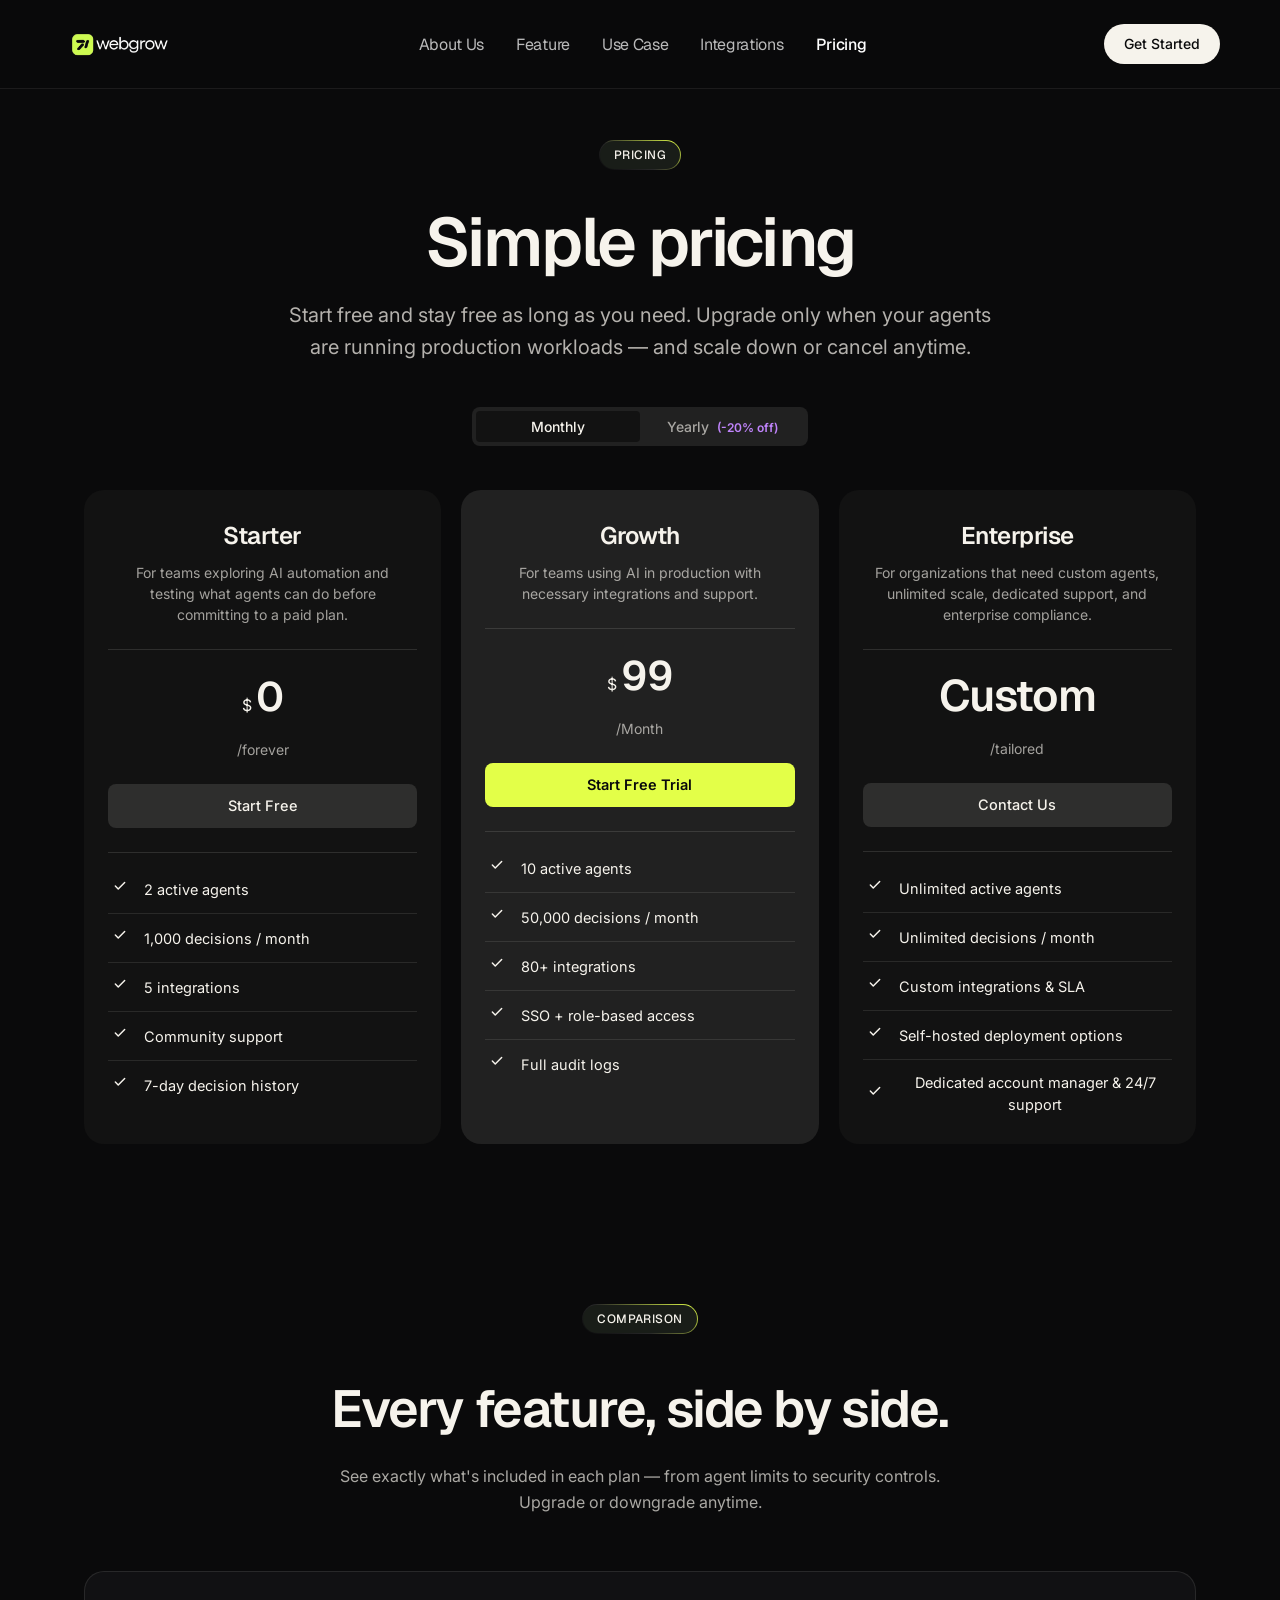
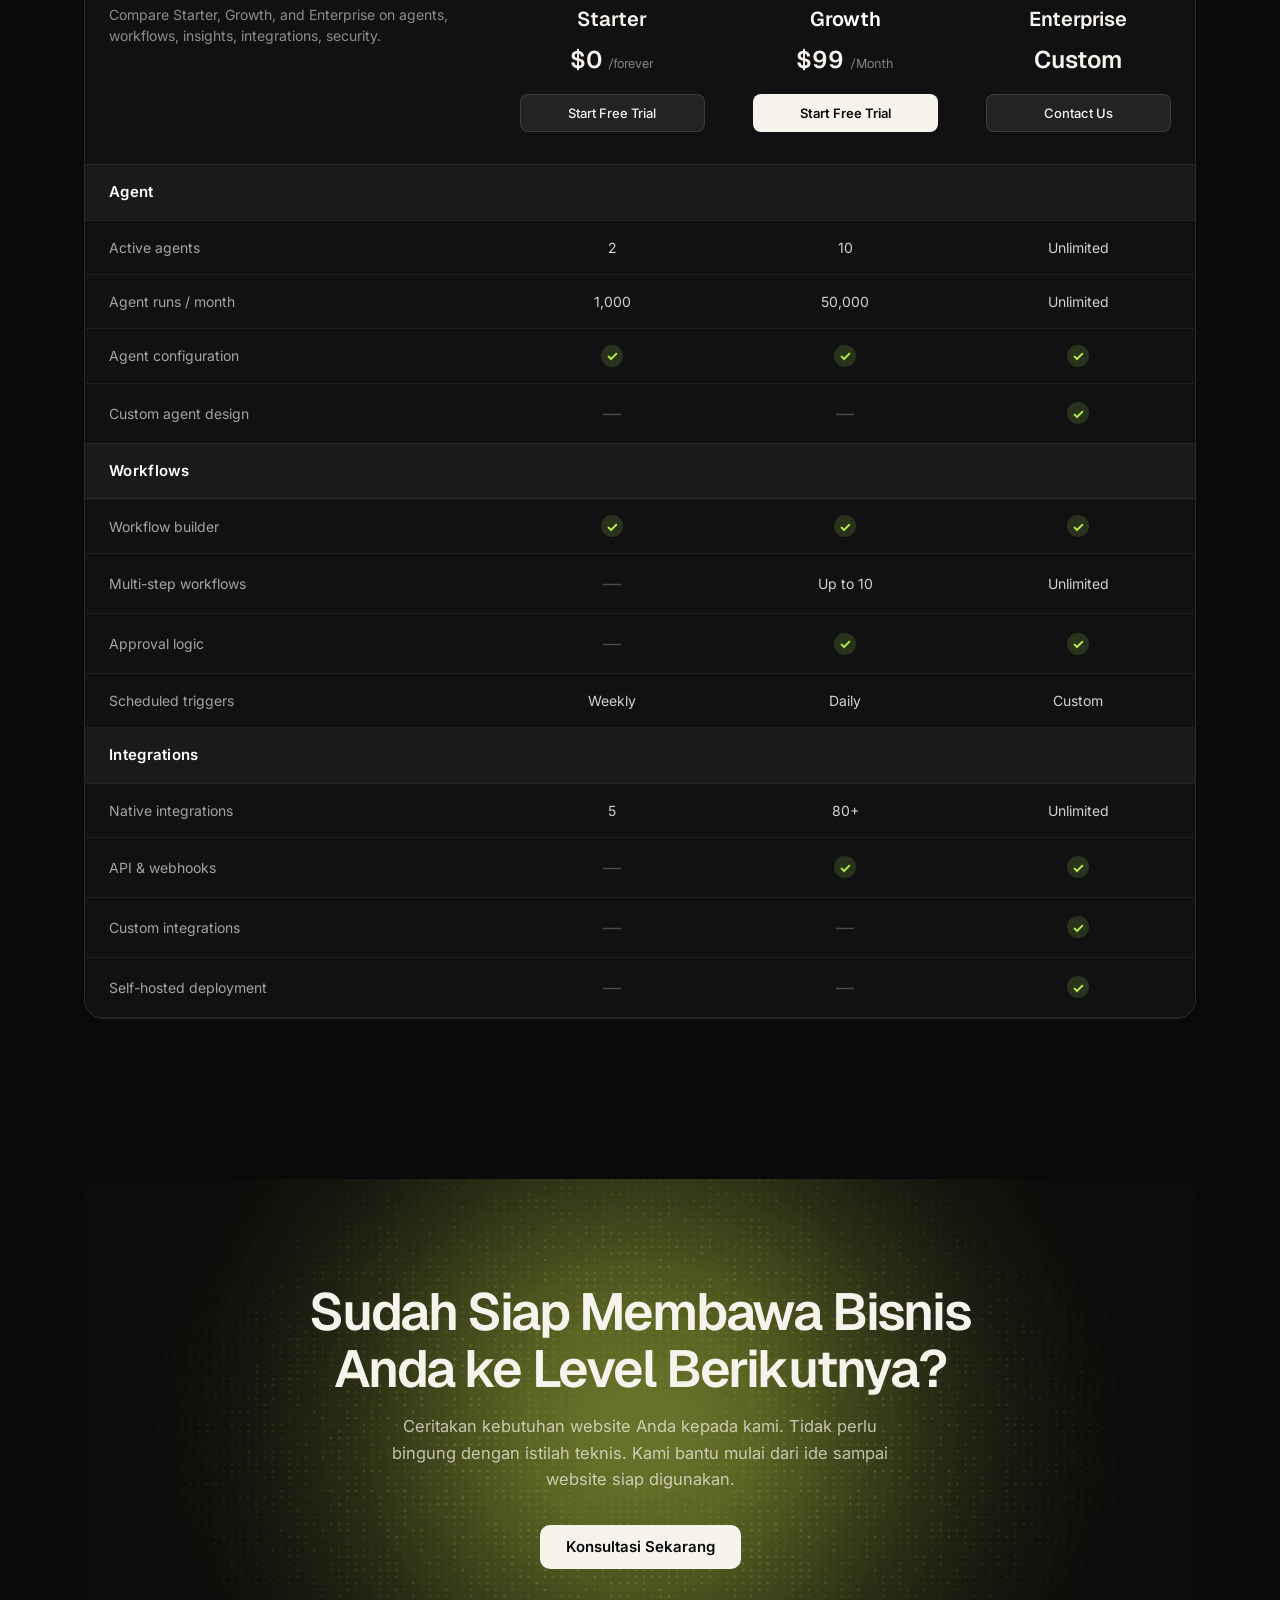
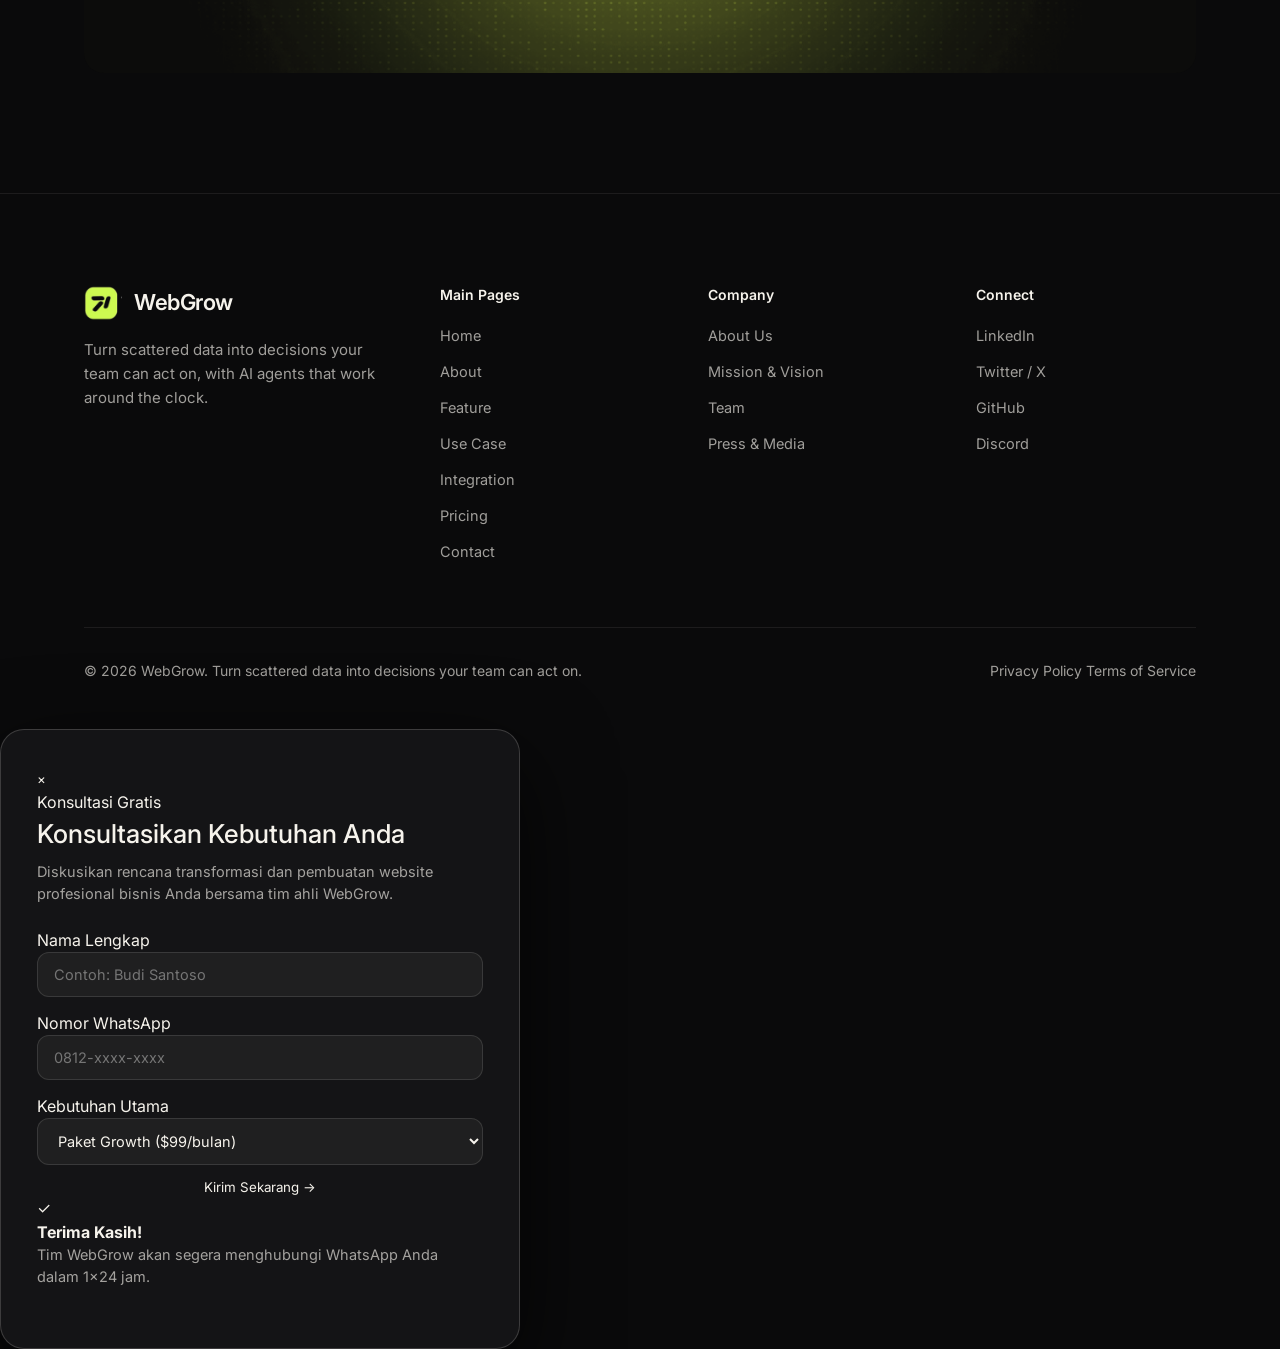
<file: pricing.html>
<!DOCTYPE html>
<html lang="id">
<head>
  <meta charset="UTF-8" />
  <meta name="viewport" content="width=device-width, initial-scale=1.0" />
  <title>WebGrow — Simple &amp; Transparent Pricing</title>
  <meta name="description" content="Start free and stay free as long as you need. Upgrade only when your agents are running production workloads — and scale down or cancel anytime." />
  <link rel="icon" type="image/png" href="Asset/webgrow-icon.png" />

  <!-- Google Fonts matching ZenFlo (Geist, Geist Mono, Inter, IBM Plex Sans) -->
  <link rel="preconnect" href="https://fonts.googleapis.com" />
  <link rel="preconnect" href="https://fonts.gstatic.com" crossorigin />
  <link href="https://fonts.googleapis.com/css2?family=Geist+Mono:wght@400;500;600;700&family=Geist:wght@300;400;500;600;700&family=IBM+Plex+Sans:wght@400;500;600&family=Inter:wght@400;500;600&display=swap" rel="stylesheet" />

  <link rel="stylesheet" href="styles.css" />
</head>
<body class="page-dark" data-page="pricing">
  <div id="appRoot">

  



<!-- ========================================================================
       1. TOP NAVBAR
       ======================================================================== -->
  <header class="navbar-wrap navbar-dark" id="navbarWrap">
    <nav class="navbar" aria-label="Main Navigation">
      <a href="index.html" class="nav-logo" aria-label="WebGrow Home">
        <img src="Asset/webgrow-logo-light.png" alt="WebGrow" />
      </a>

      <ul class="nav-links nav-links-dark" id="navLinks">
        <li><a href="about.html">About Us</a></li>
        <li><a href="feature.html">Feature</a></li>
        <li><a href="use-case.html">Use Case</a></li>
        <li><a href="integration.html">Integrations</a></li>
        <li><a href="pricing.html" class="active">Pricing</a></li>
      </ul>

      <div class="nav-actions">
        <a href="contact.html" class="btn-nav-white" aria-label="Get Started">
          <span class="btn-roll-wrap">
            <span class="btn-roll-text">Get Started</span>
            <span class="btn-roll-text" aria-hidden="true">Get Started</span>
          </span>
        </a>
        <button type="button" class="mobile-toggle mobile-toggle-dark" id="mobileToggle" aria-label="Toggle Menu">
          ☰
        </button>
      </div>
    </nav>
  </header>

  <!-- ========================================================================
       2. PRICING HERO & CARDS SECTION
       ======================================================================== -->
  <section class="pricing-hero-section" id="top">
    <div class="container">
      <div class="section-tag-wrap"><span class="section-tag">PRICING</span></div>
      <h1 class="pricing-hero-title">Simple pricing</h1>
      <p class="pricing-hero-desc">
        Start free and stay free as long as you need. Upgrade only when your agents are running production workloads — and scale down or cancel anytime.
      </p>

      <!-- Monthly / Yearly Billing Switcher -->
      <div class="billing-switcher-wrap">
        <div class="billing-switcher" data-mode="monthly" role="tablist">
          <div class="billing-slider" aria-hidden="true"></div>
          <button type="button" class="billing-btn active" data-billing="monthly" role="tab" aria-selected="true">
            Monthly
          </button>
          <button type="button" class="billing-btn" data-billing="yearly" role="tab" aria-selected="false">
            Yearly <span class="discount-pill">(-20% off)</span>
          </button>
        </div>
      </div>

      <!-- 3 Pricing Cards Grid -->
      <div class="pricing-grid">
        <!-- 1. Starter Plan -->
        <div class="pricing-card">
          <div class="pricing-card-head">
            <h3 class="pricing-tier">Starter</h3>
            <p class="pricing-desc">
              For teams exploring AI automation and testing what agents can do before committing to a paid plan.
            </p>
          </div>
          <div class="pricing-divider"></div>
          <div class="pricing-card-price-box">
            <div class="pricing-price">
              <span class="pricing-currency">$</span>
              <span class="pricing-amount">0</span>
            </div>
            <span class="pricing-period">/forever</span>
          </div>
          <button type="button" class="pricing-btn pricing-btn-dark open-modal-btn" data-modal-title="Mulai Gratis dengan Paket Starter">
            <span class="btn-roll-wrap">
              <span class="btn-roll-text">Start Free</span>
              <span class="btn-roll-text" aria-hidden="true">Start Free</span>
            </span>
          </button>
          <div class="pricing-divider"></div>
          <ul class="pricing-features">
            <li>
              <span class="pricing-check-icon">
                <svg width="14" height="14" viewBox="0 0 24 24" fill="none" stroke="currentColor" stroke-width="2.5" stroke-linecap="round" stroke-linejoin="round"><polyline points="20 6 9 17 4 12"/></svg>
              </span>
              <span>2 active agents</span>
            </li>
            <li>
              <span class="pricing-check-icon">
                <svg width="14" height="14" viewBox="0 0 24 24" fill="none" stroke="currentColor" stroke-width="2.5" stroke-linecap="round" stroke-linejoin="round"><polyline points="20 6 9 17 4 12"/></svg>
              </span>
              <span>1,000 decisions / month</span>
            </li>
            <li>
              <span class="pricing-check-icon">
                <svg width="14" height="14" viewBox="0 0 24 24" fill="none" stroke="currentColor" stroke-width="2.5" stroke-linecap="round" stroke-linejoin="round"><polyline points="20 6 9 17 4 12"/></svg>
              </span>
              <span>5 integrations</span>
            </li>
            <li>
              <span class="pricing-check-icon">
                <svg width="14" height="14" viewBox="0 0 24 24" fill="none" stroke="currentColor" stroke-width="2.5" stroke-linecap="round" stroke-linejoin="round"><polyline points="20 6 9 17 4 12"/></svg>
              </span>
              <span>Community support</span>
            </li>
            <li>
              <span class="pricing-check-icon">
                <svg width="14" height="14" viewBox="0 0 24 24" fill="none" stroke="currentColor" stroke-width="2.5" stroke-linecap="round" stroke-linejoin="round"><polyline points="20 6 9 17 4 12"/></svg>
              </span>
              <span>7-day decision history</span>
            </li>
          </ul>
        </div>

        <!-- 2. Growth Plan (Featured / Popular) -->
        <div class="pricing-card featured">
          <div class="pricing-card-head">
            <h3 class="pricing-tier">Growth</h3>
            <p class="pricing-desc">
              For teams using AI in production with necessary integrations and support.
            </p>
          </div>
          <div class="pricing-divider"></div>
          <div class="pricing-card-price-box">
            <div class="pricing-price">
              <span class="pricing-currency">$</span>
              <span class="pricing-amount" data-monthly="99" data-yearly="79">99</span>
            </div>
            <span class="pricing-period">/Month</span>
          </div>
          <button type="button" class="pricing-btn pricing-btn-lime open-modal-btn" data-modal-title="Mulai Uji Coba Gratis Paket Growth">
            <span class="btn-roll-wrap">
              <span class="btn-roll-text">Start Free Trial</span>
              <span class="btn-roll-text" aria-hidden="true">Start Free Trial</span>
            </span>
          </button>
          <div class="pricing-divider"></div>
          <ul class="pricing-features">
            <li>
              <span class="pricing-check-icon">
                <svg width="14" height="14" viewBox="0 0 24 24" fill="none" stroke="currentColor" stroke-width="2.5" stroke-linecap="round" stroke-linejoin="round"><polyline points="20 6 9 17 4 12"/></svg>
              </span>
              <span>10 active agents</span>
            </li>
            <li>
              <span class="pricing-check-icon">
                <svg width="14" height="14" viewBox="0 0 24 24" fill="none" stroke="currentColor" stroke-width="2.5" stroke-linecap="round" stroke-linejoin="round"><polyline points="20 6 9 17 4 12"/></svg>
              </span>
              <span>50,000 decisions / month</span>
            </li>
            <li>
              <span class="pricing-check-icon">
                <svg width="14" height="14" viewBox="0 0 24 24" fill="none" stroke="currentColor" stroke-width="2.5" stroke-linecap="round" stroke-linejoin="round"><polyline points="20 6 9 17 4 12"/></svg>
              </span>
              <span>80+ integrations</span>
            </li>
            <li>
              <span class="pricing-check-icon">
                <svg width="14" height="14" viewBox="0 0 24 24" fill="none" stroke="currentColor" stroke-width="2.5" stroke-linecap="round" stroke-linejoin="round"><polyline points="20 6 9 17 4 12"/></svg>
              </span>
              <span>SSO + role-based access</span>
            </li>
            <li>
              <span class="pricing-check-icon">
                <svg width="14" height="14" viewBox="0 0 24 24" fill="none" stroke="currentColor" stroke-width="2.5" stroke-linecap="round" stroke-linejoin="round"><polyline points="20 6 9 17 4 12"/></svg>
              </span>
              <span>Full audit logs</span>
            </li>
          </ul>
        </div>

        <!-- 3. Enterprise Plan -->
        <div class="pricing-card">
          <div class="pricing-card-head">
            <h3 class="pricing-tier">Enterprise</h3>
            <p class="pricing-desc">
              For organizations that need custom agents, unlimited scale, dedicated support, and enterprise compliance.
            </p>
          </div>
          <div class="pricing-divider"></div>
          <div class="pricing-card-price-box">
            <div class="pricing-price">
              <span class="pricing-amount-text">Custom</span>
            </div>
            <span class="pricing-period">/tailored</span>
          </div>
          <button type="button" class="pricing-btn pricing-btn-dark open-modal-btn" data-modal-title="Hubungi Kami untuk Paket Enterprise">
            <span class="btn-roll-wrap">
              <span class="btn-roll-text">Contact Us</span>
              <span class="btn-roll-text" aria-hidden="true">Contact Us</span>
            </span>
          </button>
          <div class="pricing-divider"></div>
          <ul class="pricing-features">
            <li>
              <span class="pricing-check-icon">
                <svg width="14" height="14" viewBox="0 0 24 24" fill="none" stroke="currentColor" stroke-width="2.5" stroke-linecap="round" stroke-linejoin="round"><polyline points="20 6 9 17 4 12"/></svg>
              </span>
              <span>Unlimited active agents</span>
            </li>
            <li>
              <span class="pricing-check-icon">
                <svg width="14" height="14" viewBox="0 0 24 24" fill="none" stroke="currentColor" stroke-width="2.5" stroke-linecap="round" stroke-linejoin="round"><polyline points="20 6 9 17 4 12"/></svg>
              </span>
              <span>Unlimited decisions / month</span>
            </li>
            <li>
              <span class="pricing-check-icon">
                <svg width="14" height="14" viewBox="0 0 24 24" fill="none" stroke="currentColor" stroke-width="2.5" stroke-linecap="round" stroke-linejoin="round"><polyline points="20 6 9 17 4 12"/></svg>
              </span>
              <span>Custom integrations &amp; SLA</span>
            </li>
            <li>
              <span class="pricing-check-icon">
                <svg width="14" height="14" viewBox="0 0 24 24" fill="none" stroke="currentColor" stroke-width="2.5" stroke-linecap="round" stroke-linejoin="round"><polyline points="20 6 9 17 4 12"/></svg>
              </span>
              <span>Self-hosted deployment options</span>
            </li>
            <li>
              <span class="pricing-check-icon">
                <svg width="14" height="14" viewBox="0 0 24 24" fill="none" stroke="currentColor" stroke-width="2.5" stroke-linecap="round" stroke-linejoin="round"><polyline points="20 6 9 17 4 12"/></svg>
              </span>
              <span>Dedicated account manager &amp; 24/7 support</span>
            </li>
          </ul>
        </div>
      </div>
    </div>
  </section>

  <!-- ========================================================================
       3. COMPARISON SECTION ("Every feature, side by side.")
       ======================================================================== -->
  <section class="pricing-comparison-section" id="pricing-comparison">
    <div class="container">
      <div class="comparison-header">
        <div class="section-tag-wrap"><span class="section-tag">COMPARISON</span></div>
        <h2 class="comparison-title">Every feature, side by side.</h2>
        <p class="comparison-desc">
          See exactly what's included in each plan — from agent limits to security controls. Upgrade or downgrade anytime.
        </p>
      </div>

      <div class="comparison-table-wrap">
        <table class="comparison-table" aria-label="Feature Comparison Matrix">
          <thead>
            <tr>
              <th class="comp-col-desc">
                Compare Starter, Growth, and Enterprise on agents, workflows, insights, integrations, security.
              </th>
              <th class="comp-col-plan">
                <h3>Starter</h3>
                <div class="comp-price">$0 <span>/forever</span></div>
                <button type="button" class="comp-btn open-modal-btn" data-modal-title="Mulai Starter Free">Start Free Trial</button>
              </th>
              <th class="comp-col-plan comp-col-growth">
                <h3>Growth</h3>
                <div class="comp-price">$99 <span>/Month</span></div>
                <button type="button" class="comp-btn comp-btn-lime open-modal-btn" data-modal-title="Mulai Growth Free Trial">Start Free Trial</button>
              </th>
              <th class="comp-col-plan">
                <h3>Enterprise</h3>
                <div class="comp-price">Custom</div>
                <button type="button" class="comp-btn open-modal-btn" data-modal-title="Hubungi Enterprise">Contact Us</button>
              </th>
            </tr>
          </thead>
          <tbody>
            <!-- Category: Agent -->
            <tr class="comp-category-row">
              <td colspan="4">Agent</td>
            </tr>
            <tr>
              <td>Active agents</td>
              <td>2</td>
              <td>10</td>
              <td>Unlimited</td>
            </tr>
            <tr>
              <td>Agent runs / month</td>
              <td>1,000</td>
              <td>50,000</td>
              <td>Unlimited</td>
            </tr>
            <tr>
              <td>Agent configuration</td>
              <td><span class="comp-check">✓</span></td>
              <td><span class="comp-check">✓</span></td>
              <td><span class="comp-check">✓</span></td>
            </tr>
            <tr>
              <td>Custom agent design</td>
              <td><span class="comp-dash">—</span></td>
              <td><span class="comp-dash">—</span></td>
              <td><span class="comp-check">✓</span></td>
            </tr>

            <!-- Category: Workflows -->
            <tr class="comp-category-row">
              <td colspan="4">Workflows</td>
            </tr>
            <tr>
              <td>Workflow builder</td>
              <td><span class="comp-check">✓</span></td>
              <td><span class="comp-check">✓</span></td>
              <td><span class="comp-check">✓</span></td>
            </tr>
            <tr>
              <td>Multi-step workflows</td>
              <td><span class="comp-dash">—</span></td>
              <td>Up to 10</td>
              <td>Unlimited</td>
            </tr>
            <tr>
              <td>Approval logic</td>
              <td><span class="comp-dash">—</span></td>
              <td><span class="comp-check">✓</span></td>
              <td><span class="comp-check">✓</span></td>
            </tr>
            <tr>
              <td>Scheduled triggers</td>
              <td>Weekly</td>
              <td>Daily</td>
              <td>Custom</td>
            </tr>

            <!-- Category: Integrations -->
            <tr class="comp-category-row">
              <td colspan="4">Integrations</td>
            </tr>
            <tr>
              <td>Native integrations</td>
              <td>5</td>
              <td>80+</td>
              <td>Unlimited</td>
            </tr>
            <tr>
              <td>API &amp; webhooks</td>
              <td><span class="comp-dash">—</span></td>
              <td><span class="comp-check">✓</span></td>
              <td><span class="comp-check">✓</span></td>
            </tr>
            <tr>
              <td>Custom integrations</td>
              <td><span class="comp-dash">—</span></td>
              <td><span class="comp-dash">—</span></td>
              <td><span class="comp-check">✓</span></td>
            </tr>
            <tr>
              <td>Self-hosted deployment</td>
              <td><span class="comp-dash">—</span></td>
              <td><span class="comp-dash">—</span></td>
              <td><span class="comp-check">✓</span></td>
            </tr>
          </tbody>
        </table>
      </div>
    </div>
  </section>

  <!-- ========================================================================
       4. FINAL CTA SECTION ("Your Team's Next Decision Could Make Itself.")
       ======================================================================== -->
    <!-- ========================================================================
       CTA SECTION ("Sudah Siap Membawa Bisnis Anda ke Level Berikutnya?")
       ======================================================================== -->
  <section class="section-padding" id="cta" style="padding-top:40px;">
    <div class="container">
      <div class="cta-banner reveal">
        <div class="cta-banner-bg">
          <img src="Asset/cta_bg.png" alt="CTA Background" />
        </div>
        <div class="cta-banner-content">
          <h2>Sudah Siap Membawa Bisnis Anda ke Level Berikutnya?</h2>
          <p>
            Ceritakan kebutuhan website Anda kepada kami. Tidak perlu bingung dengan istilah teknis. Kami bantu mulai dari ide sampai website siap digunakan.
          </p>
          <button type="button" class="btn-cta-white open-modal-btn" data-modal-title="Konsultasikan Kebutuhan Anda">
            <span class="btn-roll-wrap">
              <span class="btn-roll-line">Konsultasi Sekarang</span>
              <span class="btn-roll-line" aria-hidden="true">Konsultasi Sekarang</span>
            </span>
          </button>
        </div>
      </div>
    </div>
  </section>

  <footer class="site-footer">
    <div class="container">
      <div class="footer-top">
        <div>
          <div class="footer-brand-row">
            <img src="Asset/webgrow-icon.png" alt="WebGrow Icon" />
            <span>WebGrow</span>
          </div>
          <p class="footer-tagline">
            Turn scattered data into decisions your team can act on, with AI agents that work around the clock.
          </p>
        </div>

        <div class="footer-col">
          <h4>Main Pages</h4>
          <ul>
            <li><a href="index.html">Home</a></li>
            <li><a href="about.html">About</a></li>
            <li><a href="feature.html">Feature</a></li>
            <li><a href="use-case.html">Use Case</a></li>
            <li><a href="integration.html">Integration</a></li>
            <li><a href="pricing.html">Pricing</a></li>
            <li><a href="contact.html">Contact</a></li>
          </ul>
        </div>

        <div class="footer-col">
          <h4>Company</h4>
          <ul>
            <li><a href="about.html">About Us</a></li>
            <li><a href="about.html#story">Mission &amp; Vision</a></li>
            <li><a href="about.html#team">Team</a></li>
            <li><a href="index.html#blog">Press &amp; Media</a></li>
          </ul>
        </div>

        <div class="footer-col">
          <h4>Connect</h4>
          <ul>
            <li><a href="https://linkedin.com" target="_blank" rel="noopener">LinkedIn</a></li>
            <li><a href="https://twitter.com" target="_blank" rel="noopener">Twitter / X</a></li>
            <li><a href="https://github.com" target="_blank" rel="noopener">GitHub</a></li>
            <li><a href="https://discord.com" target="_blank" rel="noopener">Discord</a></li>
          </ul>
        </div>
      </div>

      <div class="footer-bottom">
        <div>© 2026 WebGrow. Turn scattered data into decisions your team can act on.</div>
        <div class="footer-legal">
          <a href="#">Privacy Policy</a>
          <a href="#">Terms of Service</a>
        </div>
      </div>
    </div>
  </footer>

  
  
  
  
  </div>
  <!-- In-Memory Templates for Instant Iris Transition (Works on file:/// and HTTP) -->
  <template id="homePageTemplate">
<!-- ========================================================================
       1. TOP NAVBAR (Transparent over White Sky Hero, exact match to video)
       ======================================================================== -->
  <header class="navbar-wrap" id="navbarWrap">
    <nav class="navbar" aria-label="Main Navigation">
      <a href="#top" class="nav-logo" aria-label="WebGrow Home">
        <img src="Asset/webgrow-logo-dark.png" alt="WebGrow" />
      </a>

            <ul class="nav-links" id="navLinks">
        <li><a href="about.html">About Us</a></li>
        <li><a href="feature.html">Feature</a></li>
        <li><a href="use-case.html">Use Case</a></li>
        <li><a href="integration.html">Integrations</a></li>
        <li><a href="pricing.html">Pricing</a></li>
            <li><a href="contact.html">Contact</a></li>
      </ul>

      <div class="nav-actions">
        <a href="contact.html" class="btn-nav-dark" aria-label="Get Started">
          <span class="btn-roll-wrap">
            <span class="btn-roll-text">Get Started</span>
            <span class="btn-roll-text" aria-hidden="true">Get Started</span>
          </span>
        </a>
        <button type="button" class="mobile-toggle" id="mobileToggle" aria-label="Toggle Menu">
          ☰
        </button>
      </div>
    </nav>
  </header>

  <!-- ========================================================================
       2. HERO SECTION (Centered Stack + White Sky + Green Field + Dashboard)
       ======================================================================== -->
  <section class="hero-section" id="top">
    <div class="hero-bg">
      <img src="https://framerusercontent.com/images/ICYv2AarVXTqvA0bo0GuhMx68BY.png?width=2160&height=1650" alt="Hero Landscape Background" />
    </div>

    <div class="hero-container">
      <div class="hero-title-stack">
        <div class="hero-text-group">
          <h1 class="hero-title" id="heroTitle">
            Bangun Website,<br />Tumbuhkan Bisnis.
          </h1>
          <p class="hero-desc" id="heroDesc">
            Website profesional untuk membantu bisnis tampil lebih terpercaya, menjangkau lebih banyak pelanggan, dan berkembang di era digital.
          </p>
        </div>

        <div class="hero-cta-appear" id="heroCtaAppear">
          <button type="button" class="btn-hero-trial open-modal-btn" data-modal-title="Konsultasikan Kebutuhan Anda">
            <img src="https://framerusercontent.com/images/LmC1t7zOxzPToqDdnj5iGGiXE.png?width=96&height=96" alt="" />
            <span class="btn-roll-wrap">
              <span class="btn-roll-text">Konsultasikan Kebutuhan Anda</span>
              <span class="btn-roll-text" aria-hidden="true">Konsultasikan Kebutuhan Anda</span>
            </span>
          </button>
        </div>
      </div>

      <!-- Centered Dark Zenifo Dashboard with Framer 3D Perspective Scroll Tilt (.framer-3yc9ez) -->
      <div class="hero-dashboard-perspective">
        <div class="hero-dashboard-frame" id="heroDashboard">
          <img src="https://framerusercontent.com/images/5yGGqibEKeeFhSavoM732rWI0.png?width=1740&height=1305" alt="WebGrow Workspace Preview" />
        </div>
      </div>
    </div>

    <div class="hero-bottom-fade"></div>
  </section>

  <!-- ========================================================================
       TRUSTED BY MARQUEE SECTION
       ======================================================================== -->
  <section class="trusted-section">
    <div class="trusted-inner">
      <p class="trusted-label">Website profesional untuk memperkuat kehadiran bisnis dan membuka lebih banyak peluang untuk tumbuh.</p>

      <div class="marquee-mask">
        <div class="marquee-track">
          <!-- Set 1 -->
          <img src="https://framerusercontent.com/images/kgAOUvnOBam8hImcdbO1KC5FMs.png?width=963&height=144" alt="Logoipsum 1" />
          <img src="https://framerusercontent.com/images/rtpkKdxZ1K9Pp9ishMmYuGoWO5I.png?width=863&height=176" alt="Logoipsum 2" />
          <img src="https://framerusercontent.com/images/y2eHMSsZQO1H6WKA79q4b6fpWY.png?width=784&height=144" alt="Logoipsum 3" />
          <img src="https://framerusercontent.com/images/ol4k2NLMSbtbLmTO0Xmfzhf7I.png?width=776&height=144" alt="Logoipsum 4" />
          <img src="https://framerusercontent.com/images/yUzHcuQYDrqTzHWux41GbWjKZ8.png?width=1024&height=144" alt="Logoipsum 5" />
          <img src="https://framerusercontent.com/images/j6NPJrzG0a3XztpqbIMPY4UvONo.png?width=859&height=144" alt="Logoipsum 6" />
          <!-- Set 2 -->
          <img src="https://framerusercontent.com/images/kgAOUvnOBam8hImcdbO1KC5FMs.png?width=963&height=144" alt="Logoipsum 1" />
          <img src="https://framerusercontent.com/images/rtpkKdxZ1K9Pp9ishMmYuGoWO5I.png?width=863&height=176" alt="Logoipsum 2" />
          <img src="https://framerusercontent.com/images/y2eHMSsZQO1H6WKA79q4b6fpWY.png?width=784&height=144" alt="Logoipsum 3" />
          <img src="https://framerusercontent.com/images/ol4k2NLMSbtbLmTO0Xmfzhf7I.png?width=776&height=144" alt="Logoipsum 4" />
          <img src="https://framerusercontent.com/images/yUzHcuQYDrqTzHWux41GbWjKZ8.png?width=1024&height=144" alt="Logoipsum 5" />
          <img src="https://framerusercontent.com/images/j6NPJrzG0a3XztpqbIMPY4UvONo.png?width=859&height=144" alt="Logoipsum 6" />
        </div>
      </div>

      <div class="trusted-divider-row" aria-hidden="true">
        <div class="trusted-line-left"></div>
        <div class="trusted-line-right"></div>
      </div>
    </div>
  </section>

  <!-- ========================================================================
       3. ABOUT SECTION (Centered Text + Green Glowing Dome + 3 Arc Cards)
       ======================================================================== -->
  <section class="about-section" id="about">
    <div class="container">
      <div class="about-header-centered">
        <div class="section-tag-wrap reveal" style="transition-delay: 0s;"><span class="section-tag">WEB GROW</span></div>
        <h2 class="section-title reveal" style="transition-delay: 0.1s;">Website yang Dibangun untuk Membantu Bisnis Tumbuh</h2>
        <p class="section-subtitle reveal" style="transition-delay: 0.2s;">Kami membantu Anda dari ide, desain, hingga website siap digunakan — sederhana, profesional, dan sesuai kebutuhan bisnis.</p>

        <h6 class="about-lead-centered reveal" style="transition-delay: 0.3s;">
          Kami percaya pembuatan website seharusnya tidak terasa rumit. Anda cukup menyampaikan kebutuhan dan tujuan bisnis Anda. Kami membantu menerjemahkannya menjadi website yang siap digunakan.
        </h6>
      </div>

      <div class="about-scroll-track" id="aboutScrollTrack">
        <div class="about-dome-stage" id="aboutDomeStage">
          <div class="about-dome-top-fade"></div>
          <div class="about-dome-bg">
            <img src="https://framerusercontent.com/images/gToBvCap1TwUN3ofyPTMlKZaU.png?width=3840&height=3842" alt="" aria-hidden="true" />
          </div>

          <!-- Center Glowing Zenifo Vector (.framer-kujjys) -->
          <div class="about-center-vector" aria-hidden="true">
            <svg width="96" height="96" viewBox="0 0 96 96" fill="none" xmlns="http://www.w3.org/2000/svg">
              <path d="M77.25 0C87.6052 0 96 8.39475 96 18.75V77.25C96 87.6052 87.6052 96 77.25 96H18.75C8.39475 96 0 87.6052 0 77.25V18.75C0 8.39475 8.39475 0 18.75 0H77.25ZM48 24C48 37.2547 37.2547 48 24 48C37.2547 48 48 58.7453 48 72C48 58.7453 58.7453 48 72 48C58.7453 48 48 37.2547 48 24Z" fill="white"/>
            </svg>
          </div>

          <!-- Top Center Card on the Green Dome (.framer-1kse6s3-container) -->
          <article class="about-arc-card pos-top" id="aboutCardTop">
            <div class="about-arc-img">
              <img src="https://framerusercontent.com/images/mvVHr1QwtXceGa8cFfth4jEaEM.png?width=1392&height=656" alt="01 — Profesional" />
            </div>
            <div class="about-arc-body">
              <h3>01 — Profesional</h3>
              <p>Tampilkan bisnis Anda dengan website yang rapi, modern, dan meningkatkan kepercayaan calon pelanggan.</p>
            </div>
          </article>

          <!-- Bottom Left Card on the Green Dome (.framer-18h6ruq-container) -->
          <article class="about-arc-card pos-left" id="aboutCardLeft">
            <div class="about-arc-img">
              <img src="https://framerusercontent.com/images/2gL3s0gVfAMAqjU3U0VVhtTJG0I.png?width=1392&height=656" alt="02 — Sesuai Kebutuhan" />
            </div>
            <div class="about-arc-body">
              <h3>02 — Sesuai Kebutuhan</h3>
              <p>Setiap bisnis memiliki kebutuhan yang berbeda. Website kami dirancang berdasarkan kebutuhan dan tujuan bisnis Anda.</p>
            </div>
          </article>

          <!-- Bottom Right Card on the Green Dome (.framer-1iick3k-container) -->
          <article class="about-arc-card pos-right" id="aboutCardRight">
            <div class="about-arc-img">
              <img src="https://framerusercontent.com/images/yyLcrNVpGpCxBQR8FEcigYP3sDs.png?width=1392&height=656" alt="03 — Mudah Digunakan & Siap Berkembang" />
            </div>
            <div class="about-arc-body">
              <h3>03 — Mudah &amp; Siap Berkembang</h3>
              <p>Website dibuat agar mudah dikelola sehari-hari dan dapat dikembangkan mengikuti pertumbuhan bisnis Anda.</p>
            </div>
          </article>

          <div class="about-dome-fade"></div>
        </div>
        <div class="about-scroll-trigger" id="aboutScrollTrigger" aria-hidden="true"></div>
      </div>
    </div>
  </section>

  <!-- ========================================================================
       4. KENAPA MEMILIH WEBGROW & INTERACTIVE WORKSPACE SOLUTION SECTION
       ======================================================================== -->
  <section class="section-padding problem-section" id="problem">
    <div class="container">
      <div class="section-header reveal">
        <div class="section-tag-wrap"><span class="section-tag">TENTANG KAMI</span></div>
        <h2 class="section-title">Kenapa Memilih WebGrow?</h2>
        <p class="section-subtitle">
          Kami percaya pembuatan website seharusnya tidak terasa rumit. Anda cukup menyampaikan kebutuhan dan tujuan bisnis Anda. Kami membantu menerjemahkannya menjadi website yang siap digunakan.
        </p>
      </div>

      <!-- Sticky 2-Column Accordion & Sliding Visual Showcase (Exact Problem.mp4 / .framer-d2VJs) -->
      <div class="problem-scroll-area" id="problemScrollArea">
        <div class="problem-sticky-wrap">
          <div class="problem-split-layout" id="solution">
            <!-- Left Column: 3 Vertical Accordion TextCards (.framer-72vt4a / .framer-qgcyrz) -->
            <div class="problem-accordion-list" role="tablist" aria-label="Keunggulan WebGrow">
              <button type="button" class="problem-acc-item active" data-step="0" role="tab" aria-selected="true">
                <div class="problem-acc-title">Konsultasi yang Sederhana</div>
                <div class="problem-acc-body">
                  <div class="problem-acc-body-inner">
                    <p>Tidak perlu memahami istilah teknis. Kami membantu menjelaskan pilihan dan solusi yang sesuai dengan kebutuhan Anda.</p>
                  </div>
                </div>
                <div class="problem-line-track">
                  <div class="problem-line-fill"></div>
                </div>
              </button>

              <button type="button" class="problem-acc-item" data-step="1" role="tab" aria-selected="false">
                <div class="problem-acc-title">Desain yang Menyesuaikan Bisnis</div>
                <div class="problem-acc-body">
                  <div class="problem-acc-body-inner">
                    <p>Tampilan website dibuat mengikuti karakter, identitas, dan tujuan bisnis Anda agar tampil profesional dan dipercaya pelanggan.</p>
                  </div>
                </div>
                <div class="problem-line-track">
                  <div class="problem-line-fill"></div>
                </div>
              </button>

              <button type="button" class="problem-acc-item" data-step="2" role="tab" aria-selected="false">
                <div class="problem-acc-title">Proses yang Terarah &amp; Satu Tim</div>
                <div class="problem-acc-body">
                  <div class="problem-acc-body-inner">
                    <p>Mulai dari konsultasi hingga website online, setiap tahap dikerjakan satu tim dari awal hingga online tanpa perlu mencari designer dan developer secara terpisah.</p>
                  </div>
                </div>
                <div class="problem-line-track">
                  <div class="problem-line-fill"></div>
                </div>
              </button>
            </div>

            <!-- Right Column: 760x720 Horizontal Sliding Image Viewport (.framer-8sedxh / .framer-cfvkoo) -->
            <div class="problem-visual-viewport">
              <div class="problem-visual-track" id="problemVisualTrack">
                <div class="problem-slide">
                  <img
                    src="https://framerusercontent.com/images/ipsQPOqPSPwH228yz7byDxME6rc.png?width=3840&height=2880"
                    alt="Konsultasi yang Sederhana"
                  />
                </div>
                <div class="problem-slide">
                  <img
                    src="https://framerusercontent.com/images/Dex0GzVA6n0hNGJs2b46cehq1Q.png?width=3840&height=2880"
                    alt="Desain yang Menyesuaikan Bisnis"
                  />
                </div>
                <div class="problem-slide">
                  <img
                    src="https://framerusercontent.com/images/mH8FPNKBd0gK867S3tUcT10MjA.png?width=3840&height=2880"
                    alt="Proses yang Terarah & Satu Tim"
                  />
                </div>
              </div>
              <div class="problem-visual-fade" aria-hidden="true"></div>
            </div>
          </div>
        </div>

        <!-- Scroll Triggers for Sticky Step Progression (Scrool 01, 02, 03) -->
        <div class="problem-scroll-triggers" aria-hidden="true">
          <div class="problem-scroll-step" data-trigger-step="0"></div>
          <div class="problem-scroll-step" data-trigger-step="1"></div>
          <div class="problem-scroll-step" data-trigger-step="2"></div>
        </div>
      </div>
    </div>
  </section>

  <!-- ========================================================================
       5. SOLUSI WEBSITE SECTION (2x2 BENTO GRID)
       ======================================================================== -->
  <section class="section-padding" id="features">
    <div class="container">
      <div class="section-header reveal">
        <div class="section-tag-wrap"><span class="section-tag">HOW IT WORKS</span></div>
        <h2 class="section-title">Solusi Website untuk Berbagai Kebutuhan Bisnis</h2>
        <p class="section-subtitle">
          Tidak semua bisnis membutuhkan website yang sama. Karena itu, kami menyediakan solusi website yang dapat disesuaikan dengan kebutuhan Anda.
        </p>
      </div>

      <div class="features-bento">
        <article class="feature-card reveal">
          <div class="feature-card-visual">
            <img src="https://framerusercontent.com/images/WQ6xNwrumM9kxDnTqN9ueLLfsk4.png?width=2216&height=1192" alt="Website Company Profile" />
          </div>
          <div class="feature-card-content">
            <h3>Website Company Profile</h3>
            <p>Bangun citra profesional dan tingkatkan kepercayaan calon pelanggan melalui website perusahaan. Cocok untuk perusahaan, agency, konsultan, kontraktor, manufaktur, organisasi, dan berbagai bisnis lainnya.</p>
          </div>
        </article>

        <article class="feature-card reveal">
          <div class="feature-card-visual">
            <img src="https://framerusercontent.com/images/pl0XpdErlRPNK2giobu0LSzUW0.png?width=2216&height=1192" alt="Website Custom" />
          </div>
          <div class="feature-card-content">
            <h3>Website Custom</h3>
            <p>Butuh fitur khusus? Kami dapat membantu mengembangkan website dan sistem sesuai alur bisnis Anda — mulai dari website sederhana hingga sistem yang lebih kompleks.</p>
          </div>
        </article>

        <article class="feature-card reveal">
          <div class="feature-card-visual">
            <img src="https://framerusercontent.com/images/C6nHUVWS3ujP828O3RUX95AZs.png?width=2216&height=1192" alt="Website Landing Page" />
          </div>
          <div class="feature-card-content">
            <h3>Website Landing Page</h3>
            <p>Halaman khusus untuk mempromosikan produk, layanan, event, atau campaign tertentu agar calon pelanggan lebih mudah mengambil keputusan.</p>
          </div>
        </article>

        <article class="feature-card reveal">
          <div class="feature-card-visual">
            <img src="https://framerusercontent.com/images/CxJromYn83paXx3Fx0JPQDzSxjQ.png?width=2216&height=1192" alt="Website Katalog & Online Store" />
          </div>
          <div class="feature-card-content">
            <h3>Website Katalog &amp; Online Store</h3>
            <p>Tampilkan produk atau layanan secara lebih profesional, atau bangun toko online lengkap dengan katalog produk, keranjang, checkout, pembayaran, hingga pengelolaan pesanan.</p>
          </div>
        </article>
      </div>
    </div>
  </section>

  <!-- ========================================================================
       6. PROCESS SECTION ("How it works" Centered Sticky Orbital Dial)
       ======================================================================== -->
  <section class="section-padding process-section" id="process">
    <div class="container">
      <div class="section-header reveal">
        <div class="section-tag-wrap"><span class="section-tag">HOW IT WORKS</span></div>
        <h2 class="section-title">Proses yang Terarah dari Ide hingga Online</h2>
        <p class="section-subtitle">
          Mulai dari konsultasi hingga website online, setiap tahap dikerjakan satu tim dengan alur yang jelas.
        </p>
      </div>

      <!-- Sticky Centered 800x800 Orbital Dial (Exact 20261110-0437-23.4605700.mp4 / .framer-FZzHs) -->
      <div class="process-scroll-area" id="processScrollArea">
        <div class="process-sticky-stage">
          <div class="process-orbital-container step-0" id="processOrbitalContainer">
            <!-- Outer Animated Lime Progress Ring (.framer-1k8097t) -->
            <div class="process-ring-bar" aria-hidden="true">
              <div class="process-ring-mask"></div>
              <div class="process-ring-wedge"></div>
            </div>

            <!-- Dial Tick Marks & Radial Glow Image (.framer-idsxw2) -->
            <div class="process-dial-img" aria-hidden="true">
              <img
                src="https://framerusercontent.com/images/jBsxQ1Eu6YPuxxenduiYutX5HPc.png?width=3540&height=3540"
                alt="Process Orbital Dial"
              />
            </div>

            <!-- Centered Step Content Card (.framer-olq85z-container / .framer-16mnrp3) -->
            <div class="process-center-content" id="processCenterContent">
              <div class="process-step-icon">
                <img
                  id="orbitalIcon"
                  src="https://framerusercontent.com/images/YqqCch6CUg7oVrN7oajtPQnQ.svg?width=96&height=96"
                  alt="Step Icon"
                />
              </div>
              <div class="process-step-text">
                <h3 id="orbitalTitle">1. Konsultasi</h3>
                <p id="orbitalDesc">
                  Ceritakan bisnis, kebutuhan, dan tujuan website Anda kepada kami. Tidak perlu memahami istilah teknis.
                </p>
              </div>
            </div>
          </div>
        </div>

        <!-- Scroll Triggers for Step 1, Step 2, Step 3 -->
        <div class="process-scroll-triggers" aria-hidden="true">
          <div class="process-scroll-step" data-process-step="0"></div>
          <div class="process-scroll-step" data-process-step="1"></div>
          <div class="process-scroll-step" data-process-step="2"></div>
        </div>
      </div>
    </div>
  </section>

  <!-- ========================================================================
       7. SERVICES / LEBIH DARI SEKADAR WEBSITE SECTION (Sticky 2-Column)
       ======================================================================== -->
  <section class="section-padding services-section" id="services">
    <div class="container">
      <div class="section-header reveal">
        <div class="section-tag-wrap"><span class="section-tag">WEB GROW</span></div>
        <h2 class="section-title">Lebih dari Sekadar Website</h2>
        <p class="section-subtitle">
          Website yang tepat dapat membantu bisnis Anda meningkatkan kredibilitas, mempermudah pelanggan, dan mendukung proses penjualan.
        </p>
      </div>

      <!-- 2-Column Sticky Layout: Left Scrolling Image Cards + Right Sticky Accordion (.framer-eh6iv5) -->
      <div class="services-split-layout" id="servicesSplitLayout">
        <!-- Left Column: 4 Vertically Scrolling Visual Cards (.framer-1720aby) -->
        <div class="services-visual-col">
          <!-- Card 01 -->
          <div class="service-visual-card card-01" data-service-card="0">
            <img
              class="service-visual-bg"
              src="https://framerusercontent.com/images/Su3QpVAmJ0KDQwYpoDvTEacyyI.png?width=2128&height=2400"
              alt="Meningkatkan Kredibilitas"
            />
            <div class="service-visual-inner inner-01">
              <img
                src="https://framerusercontent.com/images/g6wf4HGqcDPaYjmBxyGHKZhliAA.png?width=1800&height=1710"
                alt="Meningkatkan Kredibilitas UI"
              />
            </div>
          </div>

          <!-- Card 02 -->
          <div class="service-visual-card card-02" data-service-card="1">
            <img
              class="service-visual-bg"
              src="https://framerusercontent.com/images/ihb9sCeczrT1rXKNaGwbqwnGHwo.png?width=2128&height=2400"
              alt="Mempermudah Pelanggan Mendapatkan Informasi"
            />
            <div class="service-visual-inner inner-02">
              <img
                src="https://framerusercontent.com/images/TX3vToZSBJYUpjYV5vUx6rSM.png?width=1800&height=1189"
                alt="Mempermudah Informasi UI"
              />
            </div>
          </div>

          <!-- Card 03 -->
          <div class="service-visual-card card-03" data-service-card="2">
            <img
              class="service-visual-bg"
              src="https://framerusercontent.com/images/OiqCsxxBcVjRXdZC4vPP1Gmo2yM.png?width=2128&height=2400"
              alt="Menjangkau Pasar Lebih Luas"
            />
            <div class="service-visual-inner inner-03">
              <img
                src="https://framerusercontent.com/images/TZf4VMQvlzeqg1FcBVnfiXX1RJo.png?width=1800&height=1252"
                alt="Menjangkau Pasar Lebih Luas UI"
              />
            </div>
          </div>

          <!-- Card 04 -->
          <div class="service-visual-card card-04" data-service-card="3">
            <img
              class="service-visual-bg"
              src="https://framerusercontent.com/images/v0BF8fveGvDNhMzYJcvvRWwZmI.png?width=2128&height=2400"
              alt="Mendukung Proses Penjualan"
            />
            <div class="service-visual-inner inner-04">
              <img
                src="https://framerusercontent.com/images/oGksASdnwiYEbIEjViHSPwhPEAs.png?width=1800&height=1078"
                alt="Mendukung Proses Penjualan UI"
              />
            </div>
          </div>
        </div>

        <!-- Right Column: Sticky 4-Item Numbered Accordion (.framer-n53fu-container / .framer-Yeuot) -->
        <div class="services-tabs-col" role="tablist" aria-label="Manfaat Website WebGrow">
          <!-- Item 01 -->
          <button type="button" class="service-acc-item active" data-service-tab="0" role="tab" aria-selected="true">
            <span class="service-acc-num">01</span>
            <div class="service-acc-main">
              <h3 class="service-acc-title">Meningkatkan Kredibilitas</h3>
              <div class="service-acc-body">
                <div class="service-acc-body-inner">
                  <p class="service-acc-desc">
                    Tampilkan bisnis secara profesional sehingga calon pelanggan lebih yakin untuk berhubungan dengan Anda.
                  </p>
                  <ul class="service-acc-bullets">
                    <li>· Desain sesuai identitas &amp; karakter bisnis</li>
                    <li>· Struktur informasi yang rapi &amp; jelas</li>
                    <li>· Tampilan responsif di semua perangkat</li>
                    <li>· Meningkatkan kepercayaan calon pelanggan</li>
                  </ul>
                </div>
              </div>
            </div>
          </button>

          <!-- Item 02 -->
          <button type="button" class="service-acc-item" data-service-tab="1" role="tab" aria-selected="false">
            <span class="service-acc-num">02</span>
            <div class="service-acc-main">
              <h3 class="service-acc-title">Mempermudah Pelanggan Mendapatkan Informasi</h3>
              <div class="service-acc-body">
                <div class="service-acc-body-inner">
                  <p class="service-acc-desc">
                    Semua informasi penting tentang bisnis, layanan, dan produk Anda tersedia dalam satu tempat yang rapi dan mudah diakses.
                  </p>
                  <ul class="service-acc-bullets">
                    <li>· Profil bisnis &amp; layanan tersaji lengkap</li>
                    <li>· Navigasi intuitif &amp; ramah pengguna</li>
                    <li>· Katalog produk &amp; portofolio terstruktur</li>
                    <li>· Akses cepat ke kontak &amp; konsultasi</li>
                  </ul>
                </div>
              </div>
            </div>
          </button>

          <!-- Item 03 -->
          <button type="button" class="service-acc-item" data-service-tab="2" role="tab" aria-selected="false">
            <span class="service-acc-num">03</span>
            <div class="service-acc-main">
              <h3 class="service-acc-title">Menjangkau Pasar Lebih Luas</h3>
              <div class="service-acc-body">
                <div class="service-acc-body-inner">
                  <p class="service-acc-desc">
                    Bisnis Anda dapat ditemukan kapan saja dan dari mana saja melalui internet oleh lebih banyak calon pelanggan.
                  </p>
                  <ul class="service-acc-bullets">
                    <li>· Hadir 24/7 untuk calon pelanggan baru</li>
                    <li>· Struktur ramah mesin pencari (SEO-ready)</li>
                    <li>· Mudah dibagikan di berbagai kanal digital</li>
                    <li>· Menjangkau pelanggan di luar area lokal</li>
                  </ul>
                </div>
              </div>
            </div>
          </button>

          <!-- Item 04 -->
          <button type="button" class="service-acc-item" data-service-tab="3" role="tab" aria-selected="false">
            <span class="service-acc-num">04</span>
            <div class="service-acc-main">
              <h3 class="service-acc-title">Mendukung Proses Penjualan</h3>
              <div class="service-acc-body">
                <div class="service-acc-body-inner">
                  <p class="service-acc-desc">
                    Website dapat menjadi bagian dari proses marketing dan membantu calon pelanggan mengambil keputusan dengan lebih yakin.
                  </p>
                  <ul class="service-acc-bullets">
                    <li>· Alur Call-to-Action (CTA) yang terarah</li>
                    <li>· Integrasi langsung ke WhatsApp &amp; kontak</li>
                    <li>· Halaman promosi &amp; landing page konversi</li>
                    <li>· Siap mendukung pertumbuhan bisnis Anda</li>
                  </ul>
                </div>
              </div>
            </div>
          </button>
        </div>
      </div>
    </div>
  </section>

  <!-- ========================================================================
       8. PORTOFOLIO & STATS SECTION ("Website yang Telah Kami Bangun")
       ======================================================================== -->
  <section class="section-padding" id="stats">
    <div class="container">
      <div class="section-header reveal">
        <div class="section-tag-wrap"><span class="section-tag">HOW IT WORKS</span></div>
        <h2 class="section-title">Website yang Telah Kami Bangun</h2>
        <p class="section-subtitle">
          Setiap bisnis memiliki cerita dan kebutuhan yang berbeda. Lihat beberapa website yang telah kami kerjakan untuk berbagai kebutuhan bisnis dan organisasi.
        </p>
      </div>

      <!-- 3-Col x 2-Row Bento Grid (Exact Framer .framer-32812y layout) -->
      <div class="stats-bento-grid">
        <!-- Item 1: Spans 2 Columns (Top-Left) -->
        <div class="stats-blueprint-card reveal">
          <div class="stats-blueprint-bg">
            <img src="https://framerusercontent.com/images/CYSnSEVuDQeyI0tEybVbvEfylow.png?width=3068&height=1800" alt="Project Blueprint" />
          </div>
          <div class="stats-blueprint-content">
            <h3>Satu Tim dari Awal hingga Online</h3>
            <p>
              Tidak perlu mencari designer, developer, dan pihak lainnya secara terpisah. Mulai dari konsultasi, desain, development, hingga website online dan siap digunakan — setiap tahap dikerjakan dengan alur yang jelas dan siap berkembang mengikuti pertumbuhan bisnis Anda.
            </p>
          </div>
        </div>

        <!-- Item 2: Top-Right (1 Col) -->
        <div class="stat-card reveal">
          <div class="stat-card-bg">
            <img src="https://framerusercontent.com/images/eiHS1QO0aYW9tdWYxvizyQEYnI.png?width=1492&height=1800" alt="" />
          </div>
          <div class="stat-number"><span class="counter" data-target="100">0</span><span class="suffix">%</span></div>
          <div class="stat-info">
            <h4>Desain Profesional</h4>
            <p>Menyesuaikan karakter &amp; identitas bisnis</p>
          </div>
        </div>

        <!-- Item 3: Bottom-Left (1 Col) -->
        <div class="stat-card reveal">
          <div class="stat-card-bg">
            <img src="https://framerusercontent.com/images/eiHS1QO0aYW9tdWYxvizyQEYnI.png?width=1492&height=1800" alt="" />
          </div>
          <div class="stat-number"><span class="counter" data-target="4">0</span><span class="suffix">Thp</span></div>
          <div class="stat-info">
            <h4>Proses yang Terarah</h4>
            <p>Konsultasi, Desain, Development, Online</p>
          </div>
        </div>

        <!-- Item 4: Bottom-Center (1 Col — Scenic Blue Sky & Green Hilltop Photo) -->
        <div class="stat-card stat-card-photo reveal">
          <div class="stat-card-bg">
            <img src="https://framerusercontent.com/images/6jw43YL0pjwF52wWrIOPs9KnM.png?width=1494&height=1800" alt="" />
          </div>
          <div class="stat-number"><span class="counter" data-target="99">0</span><span class="suffix">%</span></div>
          <div class="stat-info">
            <h4>Mudah Digunakan</h4>
            <p>Mudah dikelola untuk aktivitas bisnis</p>
          </div>
        </div>

        <!-- Item 5: Bottom-Right (1 Col) -->
        <div class="stat-card reveal">
          <div class="stat-card-bg">
            <img src="https://framerusercontent.com/images/eiHS1QO0aYW9tdWYxvizyQEYnI.png?width=1492&height=1800" alt="" />
          </div>
          <div class="stat-number"><span class="counter" data-target="24">0</span><span class="suffix">/7</span></div>
          <div class="stat-info">
            <h4>Jangkauan Lebih Luas</h4>
            <p>Ditemukan kapan saja &amp; dari mana saja</p>
          </div>
        </div>
      </div>
    </div>
  </section>

  <!-- ========================================================================
       9. INTEGRATION / EKOSISTEM WEBSITE SECTION (Vertical Ticker Animation)
       ======================================================================== -->
  <section class="section-padding" id="integrations">
    <div class="container">
      <div class="section-header reveal">
        <div class="section-tag-wrap"><span class="section-tag">INTEGRATION</span></div>
        <h2 class="section-title">Siap Berkembang Mengikuti Bisnis Anda</h2>
        <p class="section-subtitle">
          Mulai dari website sederhana hingga sistem yang lebih kompleks, website dapat dikembangkan mengikuti pertumbuhan bisnis Anda.
        </p>
      </div>

      <div class="integration-ticker-wrap reveal">
        <div class="integration-ticker-viewport">
          <div class="integration-fade-top" aria-hidden="true"></div>
          <div class="integration-fade-bottom" aria-hidden="true"></div>
          <div class="integration-ticker-track">
            <div class="integration-ticker-item">
              <img src="https://framerusercontent.com/images/l5bJaRE9nW6m4IdcnGH5KfjaY.png?width=4640&height=864" alt="80+ Tool Integrations" />
            </div>
            <div class="integration-ticker-item" aria-hidden="true">
              <img src="https://framerusercontent.com/images/l5bJaRE9nW6m4IdcnGH5KfjaY.png?width=4640&height=864" alt="" />
            </div>
          </div>
        </div>
        <p class="integration-note">
          Kami membantu Anda dari ide, desain, hingga website siap digunakan — lengkap dengan integrasi WhatsApp, form konsultasi, analitik pengunjung, katalog produk, hingga pembayaran online dalam satu ekosistem yang mudah dikelola.
        </p>
      </div>
    </div>
  </section>

  <!-- ========================================================================
       10. PRICING / PRICELIST SECTION
       ======================================================================== -->
  <section class="section-padding" id="pricing">
    <div class="container">
      <div class="section-header reveal">
        <div class="section-tag-wrap"><span class="section-tag">PRICING</span></div>
        <h2 class="section-title">Pricelist</h2>
        <p class="section-subtitle">
          Pilih paket pembuatan website profesional yang sesuai dengan kebutuhan perusahaan, produk, maupun promosi bisnis Anda.
        </p>
      </div>

      <div class="billing-switcher-wrap reveal">
        <div class="billing-switcher" role="group" aria-label="Billing Period">
          <div class="billing-slider" id="billingSlider" aria-hidden="true"></div>
          <button type="button" class="billing-btn active" data-billing="monthly">Paket Website</button>
          <button type="button" class="billing-btn" data-billing="yearly">Custom (-20% off)</button>
        </div>
      </div>

      <div class="pricing-grid">
        <!-- Plan 1: Website Landing Page -->
        <div class="pricing-card reveal">
          <div class="pricing-card-head">
            <h3 class="pricing-tier">Website Landing Page</h3>
            <p class="pricing-desc">Cocok untuk campaign, produk, jasa, event, maupun kebutuhan promosi tertentu.</p>
          </div>

          <div class="pricing-divider"></div>

          <div class="pricing-card-price-box">
            <div class="pricing-price">
              <span class="pricing-amount" data-monthly="Rp. 990rb" data-yearly="Rp. 790rb">Rp. 990rb</span>
              <span class="pricing-period">/paket</span>
            </div>
            <button type="button" class="pricing-btn pricing-btn-dark open-modal-btn" data-modal-title="Lihat Detail Paket — Website Landing Page">
              <span class="btn-roll-wrap">
                <span class="btn-roll-line">Lihat Detail Paket</span>
                <span class="btn-roll-line" aria-hidden="true">Lihat Detail Paket</span>
              </span>
            </button>
          </div>

          <div class="pricing-divider"></div>

          <ul class="pricing-features">
            <li>
              <img src="https://framerusercontent.com/images/4whvsw0OmpVNEeJx8jAWPSvc7dY.png?width=96&height=96" alt="" class="pricing-check-icon" />
              <span>Halaman promosi fokus konversi</span>
            </li>
            <li>
              <img src="https://framerusercontent.com/images/4whvsw0OmpVNEeJx8jAWPSvc7dY.png?width=96&height=96" alt="" class="pricing-check-icon" />
              <span>Desain responsif mobile &amp; desktop</span>
            </li>
            <li>
              <img src="https://framerusercontent.com/images/4whvsw0OmpVNEeJx8jAWPSvc7dY.png?width=96&height=96" alt="" class="pricing-check-icon" />
              <span>Integrasi tombol WhatsApp &amp; CTA</span>
            </li>
            <li>
              <img src="https://framerusercontent.com/images/4whvsw0OmpVNEeJx8jAWPSvc7dY.png?width=96&height=96" alt="" class="pricing-check-icon" />
              <span>Sistem pengelolaan konten mudah</span>
            </li>
            <li>
              <img src="https://framerusercontent.com/images/4whvsw0OmpVNEeJx8jAWPSvc7dY.png?width=96&height=96" alt="" class="pricing-check-icon" />
              <span>Konsultasi konsep &amp; struktur halaman</span>
            </li>
          </ul>
        </div>

        <!-- Plan 2: Website Company Profile (Center Highlighted #212121 Card) -->
        <div class="pricing-card featured reveal">
          <div class="pricing-card-head">
            <h3 class="pricing-tier">Website Company Profile</h3>
            <p class="pricing-desc">Cocok untuk bisnis yang ingin memiliki website profesional untuk memperkenalkan perusahaan &amp; layanan.</p>
          </div>

          <div class="pricing-divider"></div>

          <div class="pricing-card-price-box">
            <div class="pricing-price">
              <span class="pricing-amount" id="growthPrice" data-monthly="Rp. 1,99jt" data-yearly="Rp. 1,59jt">Rp. 1,99jt</span>
              <span class="pricing-period">/paket</span>
            </div>
            <button type="button" class="pricing-btn pricing-btn-lime open-modal-btn" data-modal-title="Lihat Detail Paket — Website Company Profile">
              <span class="btn-roll-wrap">
                <span class="btn-roll-line">Lihat Detail Paket</span>
                <span class="btn-roll-line" aria-hidden="true">Lihat Detail Paket</span>
              </span>
            </button>
          </div>

          <div class="pricing-divider"></div>

          <ul class="pricing-features">
            <li>
              <img src="https://framerusercontent.com/images/4whvsw0OmpVNEeJx8jAWPSvc7dY.png?width=96&height=96" alt="" class="pricing-check-icon" />
              <span>Tampilan profesional sesuai identitas bisnis</span>
            </li>
            <li>
              <img src="https://framerusercontent.com/images/4whvsw0OmpVNEeJx8jAWPSvc7dY.png?width=96&height=96" alt="" class="pricing-check-icon" />
              <span>Halaman profil, layanan, portofolio &amp; kontak</span>
            </li>
            <li>
              <img src="https://framerusercontent.com/images/4whvsw0OmpVNEeJx8jAWPSvc7dY.png?width=96&height=96" alt="" class="pricing-check-icon" />
              <span>Desain responsif &amp; cepat diakses</span>
            </li>
            <li>
              <img src="https://framerusercontent.com/images/4whvsw0OmpVNEeJx8jAWPSvc7dY.png?width=96&height=96" alt="" class="pricing-check-icon" />
              <span>Mudah dikelola sendiri setelah selesai</span>
            </li>
            <li>
              <img src="https://framerusercontent.com/images/4whvsw0OmpVNEeJx8jAWPSvc7dY.png?width=96&height=96" alt="" class="pricing-check-icon" />
              <span>Pendampingan satu tim hingga online</span>
            </li>
          </ul>
        </div>

        <!-- Plan 3: Website Katalog -->
        <div class="pricing-card reveal">
          <div class="pricing-card-head">
            <h3 class="pricing-tier">Website Katalog</h3>
            <p class="pricing-desc">Tampilkan produk atau layanan Anda secara lebih profesional dan mudah diakses pelanggan.</p>
          </div>

          <div class="pricing-divider"></div>

          <div class="pricing-card-price-box">
            <div class="pricing-price">
              <span class="pricing-amount" data-monthly="Rp. 1,39jt" data-yearly="Rp. 1,19jt">Rp. 1,39jt</span>
              <span class="pricing-period">/paket</span>
            </div>
            <button type="button" class="pricing-btn pricing-btn-dark open-modal-btn" data-modal-title="Lihat Detail Paket — Website Katalog">
              <span class="btn-roll-wrap">
                <span class="btn-roll-line">Lihat Detail Paket</span>
                <span class="btn-roll-line" aria-hidden="true">Lihat Detail Paket</span>
              </span>
            </button>
          </div>

          <div class="pricing-divider"></div>

          <ul class="pricing-features">
            <li>
              <img src="https://framerusercontent.com/images/4whvsw0OmpVNEeJx8jAWPSvc7dY.png?width=96&height=96" alt="" class="pricing-check-icon" />
              <span>Katalog produk &amp; layanan terstruktur</span>
            </li>
            <li>
              <img src="https://framerusercontent.com/images/4whvsw0OmpVNEeJx8jAWPSvc7dY.png?width=96&height=96" alt="" class="pricing-check-icon" />
              <span>Mudah diakses pelanggan kapan saja</span>
            </li>
            <li>
              <img src="https://framerusercontent.com/images/4whvsw0OmpVNEeJx8jAWPSvc7dY.png?width=96&height=96" alt="" class="pricing-check-icon" />
              <span>Integrasi pemesanan langsung / WhatsApp</span>
            </li>
            <li>
              <img src="https://framerusercontent.com/images/4whvsw0OmpVNEeJx8jAWPSvc7dY.png?width=96&height=96" alt="" class="pricing-check-icon" />
              <span>Sistem pengelolaan produk mandiri</span>
            </li>
            <li>
              <img src="https://framerusercontent.com/images/4whvsw0OmpVNEeJx8jAWPSvc7dY.png?width=96&height=96" alt="" class="pricing-check-icon" />
              <span>Siap dikembangkan sesuai kebutuhan</span>
            </li>
          </ul>
        </div>
      </div>
    </div>
  </section>

  <!-- ========================================================================
       11. TESTIMONIALS SECTION (Curved Fan Carousel — Exact Framer _e Component)
       ======================================================================== -->
  <section class="section-padding" id="testimonials">
    <div class="container">
      <div class="section-header reveal">
        <div class="section-tag-wrap"><span class="section-tag">TESTIMONIAL</span></div>
        <h2 class="section-title">Mereka yang Telah Mempercayakan Website-nya kepada Kami</h2>
        <p class="section-subtitle">
          Website yang kami bangun digunakan oleh berbagai bisnis dan organisasi dengan kebutuhan yang berbeda.
        </p>
      </div>

      <div class="testimonial-fan-viewport reveal" id="testimonialFanViewport">
        <div class="testimonial-fan-stage" id="testimonialFanStage">
          <!-- Card 0 -->
          <div class="t-fan-card" data-fan-index="0">
            <div class="t-fan-quote">
              <img src="https://framerusercontent.com/images/ThglkDCepMIJEfIyOCSRzIdG25o.png?width=1216&height=1360" alt="" class="t-fan-quote-bg" />
              <p>“Prosesnya mudah dan komunikasinya enak. Kebutuhan kami dibantu diterjemahkan menjadi website yang sesuai dengan identitas perusahaan kami.”</p>
            </div>
            <div class="t-fan-profile">
              <img src="https://framerusercontent.com/images/UTMBeb8qVY0AUIHxItgkJhqk7F0.png?width=177&height=177" alt="Eric Mcclure" class="t-fan-avatar" />
              <div class="t-fan-meta">
                <div class="t-fan-name-row">
                  <strong>Eric Mcclure</strong>
                  <svg class="t-fan-verified" viewBox="0 0 13 13" fill="none" xmlns="http://www.w3.org/2000/svg"><path d="M4.558 11.797C4.88 12.01 5.313 11.886 5.714 12.162C6.115 12.439 6.382 12.912 6.827 12.912C7.272 12.912 7.539 12.439 7.94 12.162C8.341 11.886 8.774 12.01 9.096 11.797C9.418 11.585 9.489 11.124 9.811 10.816C10.133 10.509 10.614 10.459 10.836 10.137C11.059 9.815 10.935 9.382 11.211 8.981C11.488 8.58 11.961 8.313 11.961 7.868C11.961 7.423 11.488 7.156 11.211 6.755C10.935 6.354 11.059 5.921 10.836 5.599C10.614 5.277 10.133 5.227 9.811 4.919C9.489 4.612 9.418 4.151 9.096 3.939C8.774 3.726 8.341 3.85 7.94 3.574C7.539 3.297 7.272 2.824 6.827 2.824C6.382 2.824 6.115 3.297 5.714 3.574C5.313 3.85 4.88 3.726 4.558 3.939C4.236 4.151 4.165 4.612 3.843 4.919C3.521 5.227 3.04 5.277 2.818 5.599C2.595 5.921 2.719 6.354 2.443 6.755C2.166 7.156 1.693 7.423 1.693 7.868C1.693 8.313 2.166 8.58 2.443 8.981C2.719 9.382 2.595 9.815 2.818 10.137C3.04 10.459 3.521 10.509 3.843 10.816C4.165 11.124 4.236 11.585 4.558 11.797Z" fill="#F6F3EC"/><path d="M5.2 7.9L6.3 9L8.6 6.7" stroke="#121212" stroke-width="1.3" stroke-linecap="round" stroke-linejoin="round"/></svg>
                </div>
                <span>Sony CEO</span>
              </div>
            </div>
          </div>

          <!-- Card 1 -->
          <div class="t-fan-card" data-fan-index="1">
            <div class="t-fan-quote">
              <img src="https://framerusercontent.com/images/ThglkDCepMIJEfIyOCSRzIdG25o.png?width=1216&height=1360" alt="" class="t-fan-quote-bg" />
              <p>“Dari awal konsultasi sampai website online, prosesnya cukup jelas dan terarah. Satu tim menangani semuanya tanpa ribet.”</p>
            </div>
            <div class="t-fan-profile">
              <img src="https://framerusercontent.com/images/l7G1ehCbFagqXiutsoCq3tskeE.png?width=177&height=177" alt="Tahlia Webb" class="t-fan-avatar" />
              <div class="t-fan-meta">
                <div class="t-fan-name-row">
                  <strong>Tahlia Webb</strong>
                  <svg class="t-fan-verified" viewBox="0 0 13 13" fill="none" xmlns="http://www.w3.org/2000/svg"><path d="M4.558 11.797C4.88 12.01 5.313 11.886 5.714 12.162C6.115 12.439 6.382 12.912 6.827 12.912C7.272 12.912 7.539 12.439 7.94 12.162C8.341 11.886 8.774 12.01 9.096 11.797C9.418 11.585 9.489 11.124 9.811 10.816C10.133 10.509 10.614 10.459 10.836 10.137C11.059 9.815 10.935 9.382 11.211 8.981C11.488 8.58 11.961 8.313 11.961 7.868C11.961 7.423 11.488 7.156 11.211 6.755C10.935 6.354 11.059 5.921 10.836 5.599C10.614 5.277 10.133 5.227 9.811 4.919C9.489 4.612 9.418 4.151 9.096 3.939C8.774 3.726 8.341 3.85 7.94 3.574C7.539 3.297 7.272 2.824 6.827 2.824C6.382 2.824 6.115 3.297 5.714 3.574C5.313 3.85 4.88 3.726 4.558 3.939C4.236 4.151 4.165 4.612 3.843 4.919C3.521 5.227 3.04 5.277 2.818 5.599C2.595 5.921 2.719 6.354 2.443 6.755C2.166 7.156 1.693 7.423 1.693 7.868C1.693 8.313 2.166 8.58 2.443 8.981C2.719 9.382 2.595 9.815 2.818 10.137C3.04 10.459 3.521 10.509 3.843 10.816C4.165 11.124 4.236 11.585 4.558 11.797Z" fill="#F6F3EC"/><path d="M5.2 7.9L6.3 9L8.6 6.7" stroke="#121212" stroke-width="1.3" stroke-linecap="round" stroke-linejoin="round"/></svg>
                </div>
                <span>Sony CEO</span>
              </div>
            </div>
          </div>

          <!-- Card 2 (Initial Active Center Card) -->
          <div class="t-fan-card" data-fan-index="2">
            <div class="t-fan-quote">
              <img src="https://framerusercontent.com/images/ThglkDCepMIJEfIyOCSRzIdG25o.png?width=1216&height=1360" alt="" class="t-fan-quote-bg" />
              <p>“Tampilan website jadi lebih profesional dan informasi bisnis kami lebih mudah disampaikan kepada calon pelanggan kapan saja.”</p>
            </div>
            <div class="t-fan-profile">
              <img src="https://framerusercontent.com/images/DoFlnaPLmggUTNl8Xk1V3mNA0.png?width=176&height=176" alt="Yusuf Ware" class="t-fan-avatar" />
              <div class="t-fan-meta">
                <div class="t-fan-name-row">
                  <strong>Yusuf Ware</strong>
                  <svg class="t-fan-verified" viewBox="0 0 13 13" fill="none" xmlns="http://www.w3.org/2000/svg"><path d="M4.558 11.797C4.88 12.01 5.313 11.886 5.714 12.162C6.115 12.439 6.382 12.912 6.827 12.912C7.272 12.912 7.539 12.439 7.94 12.162C8.341 11.886 8.774 12.01 9.096 11.797C9.418 11.585 9.489 11.124 9.811 10.816C10.133 10.509 10.614 10.459 10.836 10.137C11.059 9.815 10.935 9.382 11.211 8.981C11.488 8.58 11.961 8.313 11.961 7.868C11.961 7.423 11.488 7.156 11.211 6.755C10.935 6.354 11.059 5.921 10.836 5.599C10.614 5.277 10.133 5.227 9.811 4.919C9.489 4.612 9.418 4.151 9.096 3.939C8.774 3.726 8.341 3.85 7.94 3.574C7.539 3.297 7.272 2.824 6.827 2.824C6.382 2.824 6.115 3.297 5.714 3.574C5.313 3.85 4.88 3.726 4.558 3.939C4.236 4.151 4.165 4.612 3.843 4.919C3.521 5.227 3.04 5.277 2.818 5.599C2.595 5.921 2.719 6.354 2.443 6.755C2.166 7.156 1.693 7.423 1.693 7.868C1.693 8.313 2.166 8.58 2.443 8.981C2.719 9.382 2.595 9.815 2.818 10.137C3.04 10.459 3.521 10.509 3.843 10.816C4.165 11.124 4.236 11.585 4.558 11.797Z" fill="#F6F3EC"/><path d="M5.2 7.9L6.3 9L8.6 6.7" stroke="#121212" stroke-width="1.3" stroke-linecap="round" stroke-linejoin="round"/></svg>
                </div>
                <span>Sony CEO</span>
              </div>
            </div>
          </div>

          <!-- Card 3 -->
          <div class="t-fan-card" data-fan-index="3">
            <div class="t-fan-quote">
              <img src="https://framerusercontent.com/images/ThglkDCepMIJEfIyOCSRzIdG25o.png?width=1216&height=1360" alt="" class="t-fan-quote-bg" />
              <p>“Tidak perlu bingung dengan istilah teknis. Kami dibantu mulai dari ide dan konsep sampai website siap digunakan dan mudah dikelola.”</p>
            </div>
            <div class="t-fan-profile">
              <img src="https://framerusercontent.com/images/UTMBeb8qVY0AUIHxItgkJhqk7F0.png?width=177&height=177" alt="Eric Mcclure" class="t-fan-avatar" />
              <div class="t-fan-meta">
                <div class="t-fan-name-row">
                  <strong>Eric Mcclure</strong>
                  <svg class="t-fan-verified" viewBox="0 0 13 13" fill="none" xmlns="http://www.w3.org/2000/svg"><path d="M4.558 11.797C4.88 12.01 5.313 11.886 5.714 12.162C6.115 12.439 6.382 12.912 6.827 12.912C7.272 12.912 7.539 12.439 7.94 12.162C8.341 11.886 8.774 12.01 9.096 11.797C9.418 11.585 9.489 11.124 9.811 10.816C10.133 10.509 10.614 10.459 10.836 10.137C11.059 9.815 10.935 9.382 11.211 8.981C11.488 8.58 11.961 8.313 11.961 7.868C11.961 7.423 11.488 7.156 11.211 6.755C10.935 6.354 11.059 5.921 10.836 5.599C10.614 5.277 10.133 5.227 9.811 4.919C9.489 4.612 9.418 4.151 9.096 3.939C8.774 3.726 8.341 3.85 7.94 3.574C7.539 3.297 7.272 2.824 6.827 2.824C6.382 2.824 6.115 3.297 5.714 3.574C5.313 3.85 4.88 3.726 4.558 3.939C4.236 4.151 4.165 4.612 3.843 4.919C3.521 5.227 3.04 5.277 2.818 5.599C2.595 5.921 2.719 6.354 2.443 6.755C2.166 7.156 1.693 7.423 1.693 7.868C1.693 8.313 2.166 8.58 2.443 8.981C2.719 9.382 2.595 9.815 2.818 10.137C3.04 10.459 3.521 10.509 3.843 10.816C4.165 11.124 4.236 11.585 4.558 11.797Z" fill="#F6F3EC"/><path d="M5.2 7.9L6.3 9L8.6 6.7" stroke="#121212" stroke-width="1.3" stroke-linecap="round" stroke-linejoin="round"/></svg>
                </div>
                <span>Sony CEO</span>
              </div>
            </div>
          </div>

          <!-- Card 4 -->
          <div class="t-fan-card" data-fan-index="4">
            <div class="t-fan-quote">
              <img src="https://framerusercontent.com/images/ThglkDCepMIJEfIyOCSRzIdG25o.png?width=1216&height=1360" alt="" class="t-fan-quote-bg" />
              <p>“Website katalog baru kami sangat membantu tim sales menjelaskan produk ke klien dengan jauh lebih cepat dan meyakinkan.”</p>
            </div>
            <div class="t-fan-profile">
              <img src="https://framerusercontent.com/images/l7G1ehCbFagqXiutsoCq3tskeE.png?width=177&height=177" alt="Tahlia Webb" class="t-fan-avatar" />
              <div class="t-fan-meta">
                <div class="t-fan-name-row">
                  <strong>Tahlia Webb</strong>
                  <svg class="t-fan-verified" viewBox="0 0 13 13" fill="none" xmlns="http://www.w3.org/2000/svg"><path d="M4.558 11.797C4.88 12.01 5.313 11.886 5.714 12.162C6.115 12.439 6.382 12.912 6.827 12.912C7.272 12.912 7.539 12.439 7.94 12.162C8.341 11.886 8.774 12.01 9.096 11.797C9.418 11.585 9.489 11.124 9.811 10.816C10.133 10.509 10.614 10.459 10.836 10.137C11.059 9.815 10.935 9.382 11.211 8.981C11.488 8.58 11.961 8.313 11.961 7.868C11.961 7.423 11.488 7.156 11.211 6.755C10.935 6.354 11.059 5.921 10.836 5.599C10.614 5.277 10.133 5.227 9.811 4.919C9.489 4.612 9.418 4.151 9.096 3.939C8.774 3.726 8.341 3.85 7.94 3.574C7.539 3.297 7.272 2.824 6.827 2.824C6.382 2.824 6.115 3.297 5.714 3.574C5.313 3.85 4.88 3.726 4.558 3.939C4.236 4.151 4.165 4.612 3.843 4.919C3.521 5.227 3.04 5.277 2.818 5.599C2.595 5.921 2.719 6.354 2.443 6.755C2.166 7.156 1.693 7.423 1.693 7.868C1.693 8.313 2.166 8.58 2.443 8.981C2.719 9.382 2.595 9.815 2.818 10.137C3.04 10.459 3.521 10.509 3.843 10.816C4.165 11.124 4.236 11.585 4.558 11.797Z" fill="#F6F3EC"/><path d="M5.2 7.9L6.3 9L8.6 6.7" stroke="#121212" stroke-width="1.3" stroke-linecap="round" stroke-linejoin="round"/></svg>
                </div>
                <span>Sony CEO</span>
              </div>
            </div>
          </div>
        </div>

        <div class="testimonial-fan-fade" aria-hidden="true"></div>

        <div class="testimonial-fan-controls">
          <button type="button" class="t-fan-nav-btn" id="tFanPrev" aria-label="Previous Testimonial">←</button>
          <button type="button" class="t-fan-nav-btn" id="tFanNext" aria-label="Next Testimonial">→</button>
        </div>
      </div>
    </div>
  </section>

  <!-- ========================================================================
       12. INSIGHTS & SOLUSI SECTION ("Read the latest")
       ======================================================================== -->
  <section class="section-padding" id="blog">
    <div class="container">
      <div class="section-header reveal">
        <div class="section-tag-wrap"><span class="section-tag">BLOG</span></div>
        <h2 class="section-title">Pilih Solusi Website Sesuai Tujuan Bisnis Anda</h2>
        <p class="section-subtitle">
          Mulai dari memperkenalkan perusahaan, menampilkan katalog produk, hingga membangun sistem custom yang siap berkembang.
        </p>
      </div>

      <div class="blog-grid">
        <article class="blog-card reveal open-modal-btn" data-modal-title="Konsultasi Website Company Profile">
          <div class="blog-card-img">
            <img src="https://framerusercontent.com/images/4MDqJB4By3aXvs5KmwiqNP9T3g.png?width=1492&height=1200" alt="Website Company Profile" />
          </div>
          <div class="blog-card-body">
            <div class="blog-meta">Solusi Bisnis • WebGrow Indonesia</div>
            <h3>Website Company Profile untuk meningkatkan kredibilitas perusahaan</h3>
          </div>
        </article>

        <article class="blog-card reveal open-modal-btn" data-modal-title="Konsultasi Website Landing Page & Katalog">
          <div class="blog-card-img">
            <img src="https://framerusercontent.com/images/zYiRrqOIG1uqneRoeJEL5Gmfk9Q.png?width=1492&height=1200" alt="Website Landing Page & Katalog" />
          </div>
          <div class="blog-card-body">
            <div class="blog-meta">Promosi &amp; Penjualan • WebGrow Indonesia</div>
            <h3>Website Landing Page &amp; Katalog untuk mendukung proses penjualan</h3>
          </div>
        </article>

        <article class="blog-card reveal open-modal-btn" data-modal-title="Konsultasi Website Custom & Online Store">
          <div class="blog-card-img">
            <img src="https://framerusercontent.com/images/yjbHNMXuOjmxoM5odVH0sOls.png?width=1492&height=1200" alt="Website Custom & Online Store" />
          </div>
          <div class="blog-card-body">
            <div class="blog-meta">Sistem &amp; E-Commerce • WebGrow Indonesia</div>
            <h3>Website Custom &amp; Online Store sesuai alur bisnis Anda</h3>
          </div>
        </article>
      </div>
    </div>
  </section>

  <!-- ========================================================================
       13. FAQ SECTION (Centered Header + 2-Column 8-Card Grid — Exact Framer .framer-ffy3xk)
       ======================================================================== -->
  <section class="section-padding" id="faq">
    <div class="container">
      <div class="section-header reveal">
        <div class="section-tag-wrap"><span class="section-tag">FAQ</span></div>
        <h2 class="section-title">Pertanyaan yang Sering Diajukan</h2>
        <p class="section-subtitle">
          Pertanyaan yang sering diajukan seputar pembuatan website di WebGrow. Belum tahu website seperti apa yang dibutuhkan? Konsultasikan bersama kami.
        </p>
      </div>

      <div class="faq-two-col-grid reveal">
        <!-- Left Column (4 FAQs) -->
        <div class="faq-col">
          <div class="faq-item open">
            <button type="button" class="faq-question">
              <span>Apakah saya harus sudah memiliki desain website?</span>
              <span class="faq-icon">−</span>
            </button>
            <div class="faq-answer" style="max-height: 160px;">
              <div class="faq-answer-inner">
                Tidak perlu. Kami dapat membantu mulai dari konsep dan desain hingga website siap digunakan.
              </div>
            </div>
          </div>

          <div class="faq-item">
            <button type="button" class="faq-question">
              <span>Apakah website bisa dibuat sesuai kebutuhan bisnis saya?</span>
              <span class="faq-icon">+</span>
            </button>
            <div class="faq-answer">
              <div class="faq-answer-inner">
                Bisa. Kebutuhan setiap bisnis berbeda, sehingga fitur dan struktur website dapat disesuaikan.
              </div>
            </div>
          </div>

          <div class="faq-item">
            <button type="button" class="faq-question">
              <span>Apakah saya bisa request fitur tertentu?</span>
              <span class="faq-icon">+</span>
            </button>
            <div class="faq-answer">
              <div class="faq-answer-inner">
                Bisa. Untuk kebutuhan khusus, kami akan mempelajari alur dan fitur yang dibutuhkan terlebih dahulu.
              </div>
            </div>
          </div>

          <div class="faq-item">
            <button type="button" class="faq-question">
              <span>Apakah sudah termasuk domain dan hosting?</span>
              <span class="faq-icon">+</span>
            </button>
            <div class="faq-answer">
              <div class="faq-answer-inner">
                Tergantung paket yang dipilih. Detail fasilitas dapat dilihat pada masing-masing paket.
              </div>
            </div>
          </div>
        </div>

        <!-- Right Column (4 FAQs) -->
        <div class="faq-col">
          <div class="faq-item">
            <button type="button" class="faq-question">
              <span>Berapa lama proses pembuatan website?</span>
              <span class="faq-icon">+</span>
            </button>
            <div class="faq-answer">
              <div class="faq-answer-inner">
                Durasi tergantung jenis website, jumlah halaman, fitur, dan kesiapan materi. Setelah kebutuhan diketahui, kami akan memberikan estimasi pengerjaan.
              </div>
            </div>
          </div>

          <div class="faq-item">
            <button type="button" class="faq-question">
              <span>Apakah setelah website selesai saya bisa mengelolanya sendiri?</span>
              <span class="faq-icon">+</span>
            </button>
            <div class="faq-answer">
              <div class="faq-answer-inner">
                Bisa. Website dilengkapi dengan sistem pengelolaan sehingga Anda dapat mengelola konten sesuai kebutuhan.
              </div>
            </div>
          </div>

          <div class="faq-item">
            <button type="button" class="faq-question">
              <span>Saya belum tahu website seperti apa yang dibutuhkan. Apakah bisa konsultasi?</span>
              <span class="faq-icon">+</span>
            </button>
            <div class="faq-answer">
              <div class="faq-answer-inner">
                Tentu. Anda cukup ceritakan bisnis dan kebutuhan Anda. Kami akan membantu mengarahkan solusi yang sesuai.
              </div>
            </div>
          </div>

          <div class="faq-item">
            <button type="button" class="faq-question">
              <span>Apakah website yang dibuat nantinya bisa dikembangkan lagi?</span>
              <span class="faq-icon">+</span>
            </button>
            <div class="faq-answer">
              <div class="faq-answer-inner">
                Sangat bisa. Setiap website di WebGrow dirancang agar siap berkembang mengikuti pertumbuhan bisnis Anda di masa depan.
              </div>
            </div>
          </div>
        </div>
      </div>
    </div>
  </section>

  <!-- ========================================================================
       14. CTA BANNER & FOOTER
       ======================================================================== -->
    <!-- ========================================================================
       CTA SECTION ("Sudah Siap Membawa Bisnis Anda ke Level Berikutnya?")
       ======================================================================== -->
  <section class="section-padding" id="cta" style="padding-top:40px;">
    <div class="container">
      <div class="cta-banner reveal">
        <div class="cta-banner-bg">
          <img src="Asset/cta_bg.png" alt="CTA Background" />
        </div>
        <div class="cta-banner-content">
          <h2>Sudah Siap Membawa Bisnis Anda ke Level Berikutnya?</h2>
          <p>
            Ceritakan kebutuhan website Anda kepada kami. Tidak perlu bingung dengan istilah teknis. Kami bantu mulai dari ide sampai website siap digunakan.
          </p>
          <button type="button" class="btn-cta-white open-modal-btn" data-modal-title="Konsultasikan Kebutuhan Anda">
            <span class="btn-roll-wrap">
              <span class="btn-roll-line">Konsultasi Sekarang</span>
              <span class="btn-roll-line" aria-hidden="true">Konsultasi Sekarang</span>
            </span>
          </button>
        </div>
      </div>
    </div>
  </section>

  <footer class="site-footer">
    <div class="container">
      <div class="footer-top">
        <div>
          <div class="footer-brand-row">
            <img src="Asset/webgrow-icon.png" alt="WebGrow Icon" />
            <span>WebGrow</span>
          </div>
          <p class="footer-tagline">
            Bangun Website, Tumbuhkan Bisnis. Website profesional untuk membantu bisnis tampil lebih terpercaya, menjangkau lebih banyak pelanggan, dan berkembang di era digital.
          </p>
        </div>

        <div class="footer-col">
          <h4>Company</h4>
          <ul>
            <li><a href="about.html">About Us</a></li>
            <li><a href="about.html#story">Mission &amp; Vision</a></li>
            <li><a href="about.html#team">Team</a></li>
            <li><a href="#blog">Press &amp; Media</a></li>
          </ul>
        </div>

        <div class="footer-col">
          <h4>Navigation Links</h4>
          <ul>
            <li><a href="index.html">Home</a></li>
            <li><a href="about.html">About Us</a></li>
            <li><a href="feature.html">Feature</a></li>
            <li><a href="use-case.html">Use Case</a></li>
            <li><a href="integration.html">Integrations</a></li>
            <li><a href="pricing.html">Pricing</a></li>
            <li><a href="contact.html">Contact</a></li>
          </ul>
        </div>

        <div class="footer-col">
          <h4>Support</h4>
          <ul>
            <li><a href="#faq">Help Center</a></li>
            <li><a href="#faq">Documentation</a></li>
            <li><a href="#faq" class="open-modal-btn" data-modal-title="Contact Support — WebGrow">Contact Support</a></li>
            <li><a href="#testimonials">Community Forum</a></li>
          </ul>
        </div>
      </div>

      <div class="footer-bottom">
        <p>© 2026 WebGrow Indonesia. All rights reserved.</p>
        <div class="footer-socials">
          <a href="https://www.facebook.com/" target="_blank" rel="noopener" aria-label="Facebook">
            <img src="https://framerusercontent.com/images/UNvZ6ezAeJBQDhUGRQBXeeB4k.png?width=80&height=80" alt="Facebook" />
          </a>
          <a href="https://www.instagram.com/" target="_blank" rel="noopener" aria-label="Instagram">
            <img src="https://framerusercontent.com/images/jIFYtVSd9rnan8gk8aVyydCzY.png?width=80&height=80" alt="Instagram" />
          </a>
          <a href="https://web.telegram.org/" target="_blank" rel="noopener" aria-label="Telegram">
            <img src="https://framerusercontent.com/images/pNGwU9N6RVrnHQnezRl5C9xMwSA.png?width=80&height=80" alt="Telegram" />
          </a>
          <a href="https://x.com/" target="_blank" rel="noopener" aria-label="X / Twitter">
            <img src="https://framerusercontent.com/images/9fm1Z1cMFfWUM9ETHVKgwJc4E.png?width=80&height=80" alt="X" />
          </a>
          <a href="https://www.threads.com/" target="_blank" rel="noopener" aria-label="Threads">
            <img src="https://framerusercontent.com/images/LJf5M41VwaJHDvCSTmJyF1Ukg0.png?width=80&height=80" alt="Threads" />
          </a>
          <a href="https://www.whatsapp.com/" target="_blank" rel="noopener" aria-label="WhatsApp">
            <img src="https://framerusercontent.com/images/93x342akYJn24RxX2vVUm6DmEU.png?width=80&height=80" alt="WhatsApp" />
          </a>
        </div>
      </div>
    </div>
  </footer>

  <!-- ========================================================================
       INTERACTIVE MODAL (KONSULTASI / GET A QUOTE)
       ======================================================================== -->
  <div class="modal-backdrop" id="actionModal" role="dialog" aria-modal="true" aria-labelledby="modalTitle">
    <div class="modal-card">
      <button type="button" class="modal-close" id="closeModalBtn" aria-label="Close Modal">✕</button>
      <div class="section-tag-wrap" style="margin-bottom:12px;"><span class="section-tag">WEBGROW INDONESIA</span></div>
      <h3 id="modalTitle">Konsultasikan Kebutuhan Anda</h3>
      <p>Ceritakan kebutuhan website Anda kepada kami. Tidak perlu bingung dengan istilah teknis — kami bantu mulai dari ide sampai website siap digunakan.</p>
      <form class="modal-form" id="modalForm">
        <input type="text" placeholder="Nama Lengkap / Nama Bisnis" required />
        <input type="email" placeholder="Email atau Nomor WhatsApp" required />
        <select required>
          <option value="" disabled selected>Pilih Solusi Website</option>
          <option value="compro">Website Company Profile (Rp. 1.990.000)</option>
          <option value="landing">Website Landing Page (Rp. 990.000)</option>
          <option value="katalog">Website Katalog (Rp. 1.390.000)</option>
          <option value="store">Online Store / E-Commerce</option>
          <option value="custom">Website Custom Sesuai Alur Bisnis</option>
        </select>
        <button type="submit" class="btn-lime" style="justify-content:center; width:100%; padding:14px;">
          <span>Kirim &amp; Konsultasi Sekarang</span>
        </button>
      </form>
    </div>
  </div>
  </template>

  <template id="aboutPageTemplate">
<!-- ========================================================================
       1. TOP NAVBAR (Dark Theme for About Page, exact match to video)
       ======================================================================== -->
  <header class="navbar-wrap navbar-dark" id="navbarWrap">
    <nav class="navbar" aria-label="Main Navigation">
      <a href="index.html" class="nav-logo" aria-label="WebGrow Home">
        <img src="Asset/webgrow-logo-light.png" alt="WebGrow" />
      </a>

            <ul class="nav-links nav-links-dark" id="navLinks">
        <li><a href="about.html" class="active">About Us</a></li>
        <li><a href="feature.html">Feature</a></li>
        <li><a href="use-case.html">Use Case</a></li>
        <li><a href="integration.html">Integrations</a></li>
        <li><a href="pricing.html">Pricing</a></li>
            <li><a href="contact.html">Contact</a></li>
      </ul>

      <div class="nav-actions">
        <a href="contact.html" class="btn-nav-white" aria-label="Get Started">
          <span class="btn-roll-wrap">
            <span class="btn-roll-text">Get Started</span>
            <span class="btn-roll-text" aria-hidden="true">Get Started</span>
          </span>
        </a>
        <button type="button" class="mobile-toggle mobile-toggle-dark" id="mobileToggle" aria-label="Toggle Menu">
          ☰
        </button>
      </div>
    </nav>
  </header>

  <!-- ========================================================================
       2. STORY SECTION (Our Story — 2 Column Split + David Kim Portrait)
       ======================================================================== -->
  <section class="section-padding about-hero-story" id="story">
    <div class="container">
      <div class="section-header reveal">
        <div class="section-tag-wrap"><span class="section-tag">STORY</span></div>
        <h1 class="section-title">Our story</h1>
        <p class="section-subtitle">
          Kami percaya pembuatan website seharusnya tidak terasa rumit. Anda cukup menyampaikan kebutuhan dan tujuan bisnis Anda. Kami membantu menerjemahkannya menjadi website yang siap digunakan.
        </p>
      </div>

      <div class="about-story-grid">
        <!-- Left: Story Narrative Text -->
        <div class="about-story-text-col reveal">
          <div class="about-story-paragraphs">
            <p>
              Di era digital saat ini, kehadiran website yang profesional bukan lagi sekadar pilihan, melainkan fondasi utama bagi kredibilitas dan pertumbuhan bisnis Anda. Namun banyak pemilik bisnis menghadapi kendala: proses yang berbelit-belit, istilah teknis yang membingungkan, hingga hasil yang tidak sesuai dengan karakter bisnis.
            </p>
            <p>
              WebGrow hadir sebagai solusi satu pintu yang terarah. Kami mendampingi Anda mulai dari konsultasi ide, perancangan desain, proses development, hingga website live dan siap digunakan — dengan alur yang transparan, mudah dipahami, dan siap berkembang mengikuti skala bisnis Anda.
            </p>
          </div>

          <div class="about-story-author">
            <strong class="author-name">David Kim</strong>
            <span class="author-role">Co-Founder & CEO, WebGrow</span>
          </div>
        </div>

        <!-- Right: Story Image Card -->
        <div class="about-story-img-col reveal">
          <div class="about-story-card">
            <img src="https://framerusercontent.com/images/q6p8OJOGWKKcPeOQ3prjCIoLLzk.png?width=2192&height=2600" alt="David Kim – Founder" />
          </div>
        </div>
      </div>
    </div>
  </section>

  <!-- ========================================================================
       3. TRUSTED BY MARQUEE SECTION
       ======================================================================== -->
  <section class="trusted-section trusted-dark">
    <div class="trusted-inner">
      <p class="trusted-label">Dipercaya oleh berbagai bisnis dan organisasi di Indonesia</p>

      <div class="marquee-mask">
        <div class="marquee-track">
          <!-- Set 1 -->
          <img src="https://framerusercontent.com/images/kgAOUvnOBam8hImcdbO1KC5FMs.png?width=963&height=144" alt="Logoipsum 1" />
          <img src="https://framerusercontent.com/images/rtpkKdxZ1K9Pp9ishMmYuGoWO5I.png?width=863&height=176" alt="Logoipsum 2" />
          <img src="https://framerusercontent.com/images/y2eHMSsZQO1H6WKA79q4b6fpWY.png?width=784&height=144" alt="Logoipsum 3" />
          <img src="https://framerusercontent.com/images/ol4k2NLMSbtbLmTO0Xmfzhf7I.png?width=776&height=144" alt="Logoipsum 4" />
          <img src="https://framerusercontent.com/images/yUzHcuQYDrqTzHWux41GbWjKZ8.png?width=1024&height=144" alt="Logoipsum 5" />
          <img src="https://framerusercontent.com/images/j6NPJrzG0a3XztpqbIMPY4UvONo.png?width=859&height=144" alt="Logoipsum 6" />
          <!-- Set 2 -->
          <img src="https://framerusercontent.com/images/kgAOUvnOBam8hImcdbO1KC5FMs.png?width=963&height=144" alt="Logoipsum 1" />
          <img src="https://framerusercontent.com/images/rtpkKdxZ1K9Pp9ishMmYuGoWO5I.png?width=863&height=176" alt="Logoipsum 2" />
          <img src="https://framerusercontent.com/images/y2eHMSsZQO1H6WKA79q4b6fpWY.png?width=784&height=144" alt="Logoipsum 3" />
          <img src="https://framerusercontent.com/images/ol4k2NLMSbtbLmTO0Xmfzhf7I.png?width=776&height=144" alt="Logoipsum 4" />
          <img src="https://framerusercontent.com/images/yUzHcuQYDrqTzHWux41GbWjKZ8.png?width=1024&height=144" alt="Logoipsum 5" />
          <img src="https://framerusercontent.com/images/j6NPJrzG0a3XztpqbIMPY4UvONo.png?width=859&height=144" alt="Logoipsum 6" />
        </div>
      </div>

      <div class="trusted-divider-row" aria-hidden="true">
        <div class="trusted-line-left"></div>
        <div class="trusted-line-right"></div>
      </div>
    </div>
  </section>

  <!-- ========================================================================
       4. WHAT WE BELIEVE SECTION (Three Ideas We Won't Compromise On)
       ======================================================================== -->
  <section class="section-padding about-believe-section" id="believe">
    <div class="container">
      <div class="section-header reveal">
        <div class="section-tag-wrap"><span class="section-tag">WHAT WE BELIEVE</span></div>
        <h2 class="section-title">Three ideas we won't compromise on.</h2>
        <p class="section-subtitle">
          Kami percaya pembuatan website seharusnya tidak terasa rumit. Anda cukup menyampaikan kebutuhan dan tujuan bisnis Anda.
        </p>
      </div>

      <div class="about-believe-container reveal">
        <!-- Left Column: Intro + 3 Items -->
        <div class="believe-left-col">
          <p class="believe-intro-text">
            Kami percaya bahwa website yang baik harus mampu mendukung bisnis Anda secara nyata. Prinsip inilah yang menjadi panduan kami dalam setiap perancangan dan pengembangan website untuk klien kami.
          </p>

          <div class="believe-items-list" id="believeItemsList">
            <!-- Item 1: Sederhana & Mudah Dikelola -->
            <div class="believe-item active" data-believe-index="0">
              <div class="believe-item-icon">
                <img src="https://framerusercontent.com/images/aUrCpu0Vrbx3Of52JWegqrqTHew.png?width=176&height=176" alt="Clarity" />
              </div>
              <div class="believe-item-content">
                <h4>Sederhana & Mudah Dikelola</h4>
                <p>Tidak perlu memahami istilah teknis. Kami membantu menjelaskan pilihan dan solusi yang sesuai dengan kebutuhan Anda.</p>
              </div>
            </div>

            <!-- Item 2: Desain Menyesuaikan Bisnis -->
            <div class="believe-item" data-believe-index="1">
              <div class="believe-item-icon">
                <img src="https://framerusercontent.com/images/sPoCinBz6YLfbqw3IN6ZzPkD2A.png?width=176&height=176" alt="Operators" />
              </div>
              <div class="believe-item-content">
                <h4>Desain Menyesuaikan Bisnis</h4>
                <p>Tampilan dan struktur website dibuat mengikuti karakter, identitas, dan tujuan spesifik bisnis Anda.</p>
              </div>
            </div>

            <!-- Item 3: Profesional & Terpercaya -->
            <div class="believe-item" data-believe-index="2">
              <div class="believe-item-icon">
                <img src="https://framerusercontent.com/images/X1zCU1aOf1hY275vk5U8t6yZyY.png?width=176&height=176" alt="Trust" />
              </div>
              <div class="believe-item-content">
                <h4>Profesional & Terpercaya</h4>
                <p>Tampilkan bisnis Anda dengan website yang rapi dan modern untuk meningkatkan kepercayaan calon pelanggan.</p>
              </div>
            </div>
          </div>
        </div>

        <!-- Right Column: Visual Graphic Box -->
        <div class="believe-right-col">
          <div class="believe-visual-card">
            <img src="https://framerusercontent.com/images/Jg4kEefESLtCmCmxvcPq9RBOlM.png?width=1108&height=1300" alt="Glow Background" class="believe-visual-bg" />
            <div class="believe-svg-overlay">
              <img src="https://framerusercontent.com/images/t6wzbYuTwLEodDrjnRRPxtVYpY.svg?width=348&height=180" alt="Needs your attention" class="believe-floating-badge active" data-badge-index="0" />
              <img src="https://framerusercontent.com/images/pHz17jZXVTPCjyQ1QcI4irUlA0.svg?width=348&height=164" alt="Desain Menyesuaikan Bisnis" class="believe-floating-badge" data-badge-index="1" />
              <img src="https://framerusercontent.com/images/uSyj5jo4oEVVf1xiJPdlm74fD8.svg?width=348&height=164" alt="Profesional & Terpercaya" class="believe-floating-badge" data-badge-index="2" />
            </div>
          </div>
        </div>
      </div>
    </div>
  </section>

  <!-- ========================================================================
       5. HOW WE WORK SECTION (Satu Tim dari Awal hingga Online)
       ======================================================================== -->
  <section class="section-padding about-work-section" id="work">
    <div class="container">
      <div class="section-header reveal">
        <div class="section-tag-wrap"><span class="section-tag">HOW WE WORK</span></div>
        <h2 class="section-title">Satu Tim dari Awal hingga Online</h2>
        <p class="section-subtitle">
          Tidak perlu mencari designer, developer, dan pihak lainnya secara terpisah. Mulai dari konsultasi hingga website online, setiap tahap dikerjakan dengan alur yang jelas.
        </p>
      </div>

      <div class="about-work-grid reveal" id="aboutWorkGrid">
        <!-- Card 1: Konsultasi Sederhana -->
        <div class="about-work-card active" data-work-index="0">
          <div class="about-work-icon">
            <svg display="block" role="presentation" viewBox="0 0 41 41" xmlns="http://www.w3.org/2000/svg">
              <path d="M 0 1.833 C 0 0.821 0.821 0 1.833 0 L 5.5 0 C 6.512 0 7.333 0.821 7.333 1.833 C 7.333 2.846 6.512 3.667 5.5 3.667 L 1.833 3.667 C 0.821 3.667 0 2.846 0 1.833 Z" fill="rgba(246, 243, 236, 0.32)" transform="translate(16.5 23.833)"/>
              <path d="M 23.938 0 C 26.855 0 29.19 0 31.056 0.196 C 32.976 0.399 34.609 0.826 36.033 1.823 C 36.997 2.498 37.835 3.336 38.51 4.3 C 39.507 5.724 39.934 7.358 40.137 9.278 C 40.333 11.144 40.333 13.478 40.333 16.396 L 40.333 16.605 C 40.333 19.522 40.333 21.856 40.137 23.722 C 39.934 25.642 39.507 27.276 38.51 28.7 C 37.835 29.664 36.997 30.502 36.033 31.177 C 34.609 32.174 32.976 32.601 31.056 32.804 C 29.276 32.991 27.068 32.999 24.335 32.999 C 24.264 33.611 24.284 34.229 24.393 34.815 C 24.516 35.484 24.578 35.818 25.088 36.242 C 25.598 36.666 26.098 36.667 27.1 36.667 L 29.333 36.667 C 30.346 36.667 31.167 37.488 31.167 38.5 C 31.167 39.513 30.346 40.333 29.333 40.333 L 11 40.333 C 9.987 40.333 9.167 39.513 9.167 38.5 C 9.167 37.488 9.987 36.667 11 36.667 L 13.233 36.667 C 14.235 36.667 14.737 36.666 15.246 36.242 C 15.755 35.818 15.818 35.484 15.941 34.815 C 16.05 34.229 16.068 33.611 15.997 32.999 C 13.265 32.999 11.058 32.991 9.278 32.804 C 7.358 32.601 5.724 32.174 4.3 31.177 C 3.336 30.502 2.498 29.664 1.823 28.7 C 0.826 27.276 0.399 25.642 0.196 23.722 C 0 21.856 0 19.521 0 16.604 L 0 16.397 C 0 13.479 0 11.144 0.196 9.278 C 0.399 7.358 0.826 5.724 1.823 4.3 C 2.498 3.336 3.336 2.498 4.3 1.823 C 5.724 0.826 7.358 0.399 9.278 0.196 C 11.144 0 13.479 0 16.397 0 Z M 16.5 3.667 C 13.454 3.667 11.313 3.669 9.662 3.843 C 8.044 4.013 7.11 4.333 6.403 4.827 C 5.79 5.256 5.256 5.79 4.827 6.403 C 4.333 7.11 4.013 8.044 3.843 9.662 C 3.669 11.313 3.667 13.454 3.667 16.5 C 3.667 19.546 3.669 21.687 3.843 23.338 C 4.013 24.956 4.333 25.89 4.827 26.597 C 5.256 27.21 5.79 27.744 6.403 28.173 C 7.11 28.667 8.044 28.987 9.662 29.157 C 11.313 29.331 13.454 29.333 16.5 29.333 L 23.833 29.333 C 26.879 29.333 29.02 29.331 30.671 29.157 C 32.289 28.987 33.224 28.668 33.931 28.173 C 34.544 27.744 35.077 27.21 35.506 26.597 C 36 25.89 36.32 24.956 36.49 23.338 C 36.664 21.687 36.667 19.546 36.667 16.5 C 36.667 13.454 36.664 11.313 36.49 9.662 C 36.32 8.044 36 7.11 35.506 6.403 C 35.077 5.79 34.544 5.256 33.931 4.827 C 33.224 4.333 32.289 4.013 30.671 3.843 C 29.02 3.669 26.879 3.667 23.833 3.667 Z" fill="currentColor"/>
            </svg>
          </div>
          <div class="about-work-body">
            <h3>Konsultasi Sederhana</h3>
            <p>Ceritakan bisnis, kebutuhan, dan tujuan website Anda kepada kami. Kami bantu pilihkan solusi yang paling tepat.</p>
          </div>
        </div>

        <!-- Card 2: Konsep & Desain Terarah -->
        <div class="about-work-card" data-work-index="1">
          <div class="about-work-icon">
            <svg display="block" role="presentation" viewBox="0 0 41 41" xmlns="http://www.w3.org/2000/svg">
              <path d="M 27.762 0 C 28.469 0 29.043 0.574 29.043 1.281 L 29.043 2.366 C 30.417 2.756 31.576 3.388 32.541 4.431 C 33.87 5.867 34.461 7.683 34.744 9.958 C 35.023 12.205 35.02 15.091 35.02 18.779 L 35.02 19.656 C 35.02 23.345 35.023 26.23 34.744 28.478 C 34.461 30.752 33.87 32.567 32.541 34.004 C 31.199 35.455 29.481 36.113 27.331 36.426 C 25.229 36.731 22.537 36.728 19.133 36.728 L 15.887 36.728 C 12.484 36.728 9.792 36.731 7.689 36.426 C 5.54 36.113 3.822 35.455 2.48 34.004 C 1.151 32.567 0.56 30.752 0.278 28.478 C -0.002 26.23 0 23.345 0 19.656 L 0 18.779 C 0 15.091 -0.002 12.205 0.278 9.958 C 0.56 7.683 1.151 5.867 2.48 4.431 C 3.445 3.387 4.605 2.755 5.98 2.365 L 5.98 1.281 C 5.98 0.574 6.554 0 7.262 0 C 7.969 0 8.543 0.574 8.543 1.281 L 8.543 1.905 C 10.506 1.704 12.928 1.707 15.887 1.707 L 19.133 1.707 C 22.094 1.707 24.516 1.704 26.48 1.905 L 26.48 1.281 C 26.48 0.574 27.054 0 27.762 0 Z M 2.629 12.813 C 2.563 14.447 2.563 16.401 2.563 18.779 L 2.563 19.656 C 2.563 23.412 2.565 26.109 2.82 28.161 C 3.072 30.186 3.551 31.388 4.361 32.264 C 5.158 33.126 6.231 33.624 8.058 33.889 C 9.933 34.162 12.406 34.165 15.887 34.165 L 19.133 34.165 C 22.615 34.165 25.087 34.162 26.963 33.889 C 28.79 33.624 29.863 33.126 30.66 32.264 C 31.47 31.388 31.949 30.186 32.201 28.161 C 32.456 26.109 32.458 23.412 32.458 19.656 L 32.458 18.779 C 32.458 16.401 32.457 14.448 32.201 12.813 Z" fill="currentColor"/>
            </svg>
          </div>
          <div class="about-work-body">
            <h3>Konsep & Desain Terarah</h3>
            <p>Kami menerjemahkan kebutuhan tersebut menjadi konsep dan tampilan website yang modern dan profesional.</p>
          </div>
        </div>

        <!-- Card 3: Website Siap Digunakan -->
        <div class="about-work-card" data-work-index="2">
          <div class="about-work-icon">
            <svg display="block" role="presentation" viewBox="0 0 41 41" xmlns="http://www.w3.org/2000/svg">
              <path d="M14 6C14 4.89543 14.8954 4 16 4H24C25.1046 4 26 4.89543 26 6V12C26 13.1046 25.1046 14 24 14H21V19H29C30.6569 19 32 20.3431 32 22V27H34C35.1046 27 36 27.8954 36 29V35C36 36.1046 35.1046 37 34 37H26C24.8954 37 24 36.1046 24 35V29C24 27.8954 24.8954 27 26 27H29V22C29 21.4477 28.5523 21 28 21H12C11.4477 21 11 21.4477 11 22V27H14C15.1046 27 16 27.8954 16 29V35C16 36.1046 15.1046 37 14 37H6C4.89543 37 4 36.1046 4 35V29C4 27.8954 4.89543 27 6 27H9V22C9 20.3431 10.3431 19 12 19H19V14H16C14.8954 14 14 13.1046 14 12V6Z" fill="currentColor"/>
            </svg>
          </div>
          <div class="about-work-body">
            <h3>Website Siap Digunakan</h3>
            <p>Konsep yang disepakati dikembangkan dan disiapkan hingga online dan siap digunakan untuk mendukung bisnis Anda.</p>
          </div>
        </div>
      </div>

      <!-- Timeline Progress Bar Component -->
      <div class="work-timeline-wrap reveal">
        <div class="work-timeline-track">
          <div class="work-timeline-bg-line"></div>
          <div class="work-timeline-fill-line" id="workFillLine"></div>
          
          <div class="work-checkpoint active" data-work-step="0">
            <svg viewBox="0 0 20 20" fill="none">
              <path d="M16.0938 0C18.2511 0 20 1.74891 20 3.90625V16.0938C20 18.2511 18.2511 20 16.0938 20H3.90625C1.74891 20 0 18.2511 0 16.0938V3.90625C0 1.74891 1.74891 0 3.90625 0H16.0938ZM10 5C10 7.76141 7.76141 10 5 10C7.76141 10 10 12.2386 10 15C10 12.2386 12.2386 10 15 10C12.2386 10 10 7.76141 10 5Z"/>
            </svg>
          </div>
          
          <div class="work-checkpoint" data-work-step="1">
            <svg viewBox="0 0 20 20" fill="none">
              <path d="M16.0938 0C18.2511 0 20 1.74891 20 3.90625V16.0938C20 18.2511 18.2511 20 16.0938 20H3.90625C1.74891 20 0 18.2511 0 16.0938V3.90625C0 1.74891 1.74891 0 3.90625 0H16.0938ZM10 5C10 7.76141 7.76141 10 5 10C7.76141 10 10 12.2386 10 15C10 12.2386 12.2386 10 15 10C12.2386 10 10 7.76141 10 5Z"/>
            </svg>
          </div>
          
          <div class="work-checkpoint" data-work-step="2">
            <svg viewBox="0 0 20 20" fill="none">
              <path d="M16.0938 0C18.2511 0 20 1.74891 20 3.90625V16.0938C20 18.2511 18.2511 20 16.0938 20H3.90625C1.74891 20 0 18.2511 0 16.0938V3.90625C0 1.74891 1.74891 0 3.90625 0H16.0938ZM10 5C10 7.76141 7.76141 10 5 10C7.76141 10 10 12.2386 10 15C10 12.2386 12.2386 10 15 10C12.2386 10 10 7.76141 10 5Z"/>
            </svg>
          </div>
        </div>
      </div>
    </div>
  </section>

  <!-- ========================================================================
       6. TEAM SECTION (The people behind Zenifo — 3x2 Grid)
       ======================================================================== -->
  <section class="section-padding about-team-section" id="team">
    <div class="container">
      <div class="section-header reveal">
        <div class="section-tag-wrap"><span class="section-tag">TEAM</span></div>
        <h2 class="section-title">Tim di Balik WebGrow Indonesia.</h2>
        <p class="section-subtitle">
          Desainer, developer, dan konsultan yang siap membantu menerjemahkan ide bisnis Anda menjadi website yang siap digunakan.
        </p>
      </div>

      <div class="about-team-grid">
        <!-- Member 1: David Kim -->
        <div class="team-card reveal">
          <div class="team-card-photo">
            <img src="https://framerusercontent.com/images/Y5sx32rpehWh7UYKrEKuBwYEtI.png?width=1494&height=1680" alt="David Kim" />
          </div>
          <div class="team-card-info">
            <div class="team-card-meta">
              <strong>David Kim</strong>
              <span>Co-founder &amp; CEO</span>
            </div>
            <div class="team-social-pill">
              <a href="https://x.com/" target="_blank" rel="noopener" aria-label="X / Twitter">
                <img src="https://framerusercontent.com/images/lKFp1XtCxNMlVGgIji3udt0mwW4.png?width=72&height=72" alt="X" />
              </a>
              <a href="https://linkedin.com/" target="_blank" rel="noopener" aria-label="LinkedIn">
                <img src="https://framerusercontent.com/images/9ySIHkgCzf1KB23vqEPP7ho.png?width=72&height=72" alt="LinkedIn" />
              </a>
            </div>
          </div>
        </div>

        <!-- Member 2: Marcus T. -->
        <div class="team-card reveal">
          <div class="team-card-photo">
            <img src="https://framerusercontent.com/images/zFbjP0JiuvWsRDedoGdZqm5xQ.png?width=1494&height=1680" alt="Marcus T." />
          </div>
          <div class="team-card-info">
            <div class="team-card-meta">
              <strong>Marcus T.</strong>
              <span>Co-founder &amp; CTO</span>
            </div>
            <div class="team-social-pill">
              <a href="https://x.com/" target="_blank" rel="noopener" aria-label="X / Twitter">
                <img src="https://framerusercontent.com/images/lKFp1XtCxNMlVGgIji3udt0mwW4.png?width=72&height=72" alt="X" />
              </a>
              <a href="https://linkedin.com/" target="_blank" rel="noopener" aria-label="LinkedIn">
                <img src="https://framerusercontent.com/images/9ySIHkgCzf1KB23vqEPP7ho.png?width=72&height=72" alt="LinkedIn" />
              </a>
            </div>
          </div>
        </div>

        <!-- Member 3: Aisha R. -->
        <div class="team-card reveal">
          <div class="team-card-photo">
            <img src="https://framerusercontent.com/images/V5YuHc9tyk8TJGQh3Q93wwmp1iI.png?width=1494&height=1680" alt="Aisha R." />
          </div>
          <div class="team-card-info">
            <div class="team-card-meta">
              <strong>Aisha R.</strong>
              <span>Head of Product</span>
            </div>
            <div class="team-social-pill">
              <a href="https://x.com/" target="_blank" rel="noopener" aria-label="X / Twitter">
                <img src="https://framerusercontent.com/images/lKFp1XtCxNMlVGgIji3udt0mwW4.png?width=72&height=72" alt="X" />
              </a>
              <a href="https://linkedin.com/" target="_blank" rel="noopener" aria-label="LinkedIn">
                <img src="https://framerusercontent.com/images/9ySIHkgCzf1KB23vqEPP7ho.png?width=72&height=72" alt="LinkedIn" />
              </a>
            </div>
          </div>
        </div>

        <!-- Member 4: Daniel K. -->
        <div class="team-card reveal">
          <div class="team-card-photo">
            <img src="https://framerusercontent.com/images/YF3m3L1yRME3xy9qXlVstiP9ro.png?width=1494&height=1680" alt="Daniel K." />
          </div>
          <div class="team-card-info">
            <div class="team-card-meta">
              <strong>Daniel K.</strong>
              <span>Head of Engineering</span>
            </div>
            <div class="team-social-pill">
              <a href="https://x.com/" target="_blank" rel="noopener" aria-label="X / Twitter">
                <img src="https://framerusercontent.com/images/lKFp1XtCxNMlVGgIji3udt0mwW4.png?width=72&height=72" alt="X" />
              </a>
              <a href="https://linkedin.com/" target="_blank" rel="noopener" aria-label="LinkedIn">
                <img src="https://framerusercontent.com/images/9ySIHkgCzf1KB23vqEPP7ho.png?width=72&height=72" alt="LinkedIn" />
              </a>
            </div>
          </div>
        </div>

        <!-- Member 5: Sofia M. -->
        <div class="team-card reveal">
          <div class="team-card-photo">
            <img src="https://framerusercontent.com/images/L5GelNrXUS5syCcZRpV2gBybW70.png?width=1494&height=1680" alt="Sofia M." />
          </div>
          <div class="team-card-info">
            <div class="team-card-meta">
              <strong>Sofia M.</strong>
              <span>Head of Design</span>
            </div>
            <div class="team-social-pill">
              <a href="https://x.com/" target="_blank" rel="noopener" aria-label="X / Twitter">
                <img src="https://framerusercontent.com/images/lKFp1XtCxNMlVGgIji3udt0mwW4.png?width=72&height=72" alt="X" />
              </a>
              <a href="https://linkedin.com/" target="_blank" rel="noopener" aria-label="LinkedIn">
                <img src="https://framerusercontent.com/images/9ySIHkgCzf1KB23vqEPP7ho.png?width=72&height=72" alt="LinkedIn" />
              </a>
            </div>
          </div>
        </div>

        <!-- Member 6: Ravi P. -->
        <div class="team-card reveal">
          <div class="team-card-photo">
            <img src="https://framerusercontent.com/images/KJJIuwvsB6v2xzzVgczIStLZZuc.png?width=1494&height=1680" alt="Ravi P." />
          </div>
          <div class="team-card-info">
            <div class="team-card-meta">
              <strong>Ravi P.</strong>
              <span>Head of Sales</span>
            </div>
            <div class="team-social-pill">
              <a href="https://x.com/" target="_blank" rel="noopener" aria-label="X / Twitter">
                <img src="https://framerusercontent.com/images/lKFp1XtCxNMlVGgIji3udt0mwW4.png?width=72&height=72" alt="X" />
              </a>
              <a href="https://linkedin.com/" target="_blank" rel="noopener" aria-label="LinkedIn">
                <img src="https://framerusercontent.com/images/9ySIHkgCzf1KB23vqEPP7ho.png?width=72&height=72" alt="LinkedIn" />
              </a>
            </div>
          </div>
        </div>
      </div>
    </div>
  </section>

  <!-- ========================================================================
       7. TESTIMONIALS SECTION (Curved Fan Carousel)
       ======================================================================== -->
  <section class="section-padding" id="testimonials">
    <div class="container">
      <div class="section-header reveal">
        <div class="section-tag-wrap"><span class="section-tag">TESTIMONI</span></div>
        <h2 class="section-title">Mereka yang Telah Mempercayakan Website-nya kepada Kami</h2>
        <p class="section-subtitle">
          Website yang kami bangun digunakan oleh berbagai bisnis dan organisasi dengan kebutuhan yang berbeda.
        </p>
      </div>

      <div class="testimonial-fan-viewport reveal" id="testimonialFanViewport">
        <div class="testimonial-fan-stage" id="testimonialFanStage">
          <!-- Card 0 -->
          <div class="t-fan-card" data-fan-index="0">
            <div class="t-fan-quote">
              <img src="https://framerusercontent.com/images/ThglkDCepMIJEfIyOCSRzIdG25o.png?width=1216&height=1360" alt="" class="t-fan-quote-bg" />
              <p>“Prosesnya mudah dan komunikasinya enak. Kebutuhan kami dibantu diterjemahkan menjadi website yang sangat sesuai dan elegan.”</p>
            </div>
            <div class="t-fan-profile">
              <img src="https://framerusercontent.com/images/DoFlnaPLmggUTNl8Xk1V3mNA0.png?width=176&height=176" alt="Eric McClure" class="t-fan-avatar" />
              <div class="t-fan-meta">
                <div class="t-fan-name-row">
                  <strong>Eric McClure</strong>
                  <svg class="t-fan-verified" viewBox="0 0 13 13" fill="none" xmlns="http://www.w3.org/2000/svg"><path d="M4.558 11.797C4.88 12.01 5.313 11.886 5.714 12.162C6.115 12.439 6.382 12.912 6.827 12.912C7.272 12.912 7.539 12.439 7.94 12.162C8.341 11.886 8.774 12.01 9.096 11.797C9.418 11.585 9.489 11.124 9.811 10.816C10.133 10.509 10.614 10.459 10.836 10.137C11.059 9.815 10.935 9.382 11.211 8.981C11.488 8.58 11.961 8.313 11.961 7.868C11.961 7.423 11.488 7.156 11.211 6.755C10.935 6.354 11.059 5.921 10.836 5.599C10.614 5.277 10.133 5.227 9.811 4.919C9.489 4.612 9.418 4.151 9.096 3.939C8.774 3.726 8.341 3.85 7.94 3.574C7.539 3.297 7.272 2.824 6.827 2.824C6.382 2.824 6.115 3.297 5.714 3.574C5.313 3.85 4.88 3.726 4.558 3.939C4.236 4.151 4.165 4.612 3.843 4.919C3.521 5.227 3.04 5.277 2.818 5.599C2.595 5.921 2.719 6.354 2.443 6.755C2.166 7.156 1.693 7.423 1.693 7.868C1.693 8.313 2.166 8.58 2.443 8.981C2.719 9.382 2.595 9.815 2.818 10.137C3.04 10.459 3.521 10.509 3.843 10.816C4.165 11.124 4.236 11.585 4.558 11.797Z" fill="#F6F3EC"/><path d="M5.2 7.9L6.3 9L8.6 6.7" stroke="#121212" stroke-width="1.3" stroke-linecap="round" stroke-linejoin="round"/></svg>
                </div>
                <span>Business Owner</span>
              </div>
            </div>
          </div>

          <!-- Card 1 -->
          <div class="t-fan-card" data-fan-index="1">
            <div class="t-fan-quote">
              <img src="https://framerusercontent.com/images/ThglkDCepMIJEfIyOCSRzIdG25o.png?width=1216&height=1360" alt="" class="t-fan-quote-bg" />
              <p>“Dari awal konsultasi sampai website online, prosesnya cukup jelas dan terarah. Sangat membantu kemajuan bisnis kami.”</p>
            </div>
            <div class="t-fan-profile">
              <img src="https://framerusercontent.com/images/l7G1ehCbFagqXiutsoCq3tskeE.png?width=177&height=177" alt="Tahlia Webb" class="t-fan-avatar" />
              <div class="t-fan-meta">
                <div class="t-fan-name-row">
                  <strong>Tahlia Webb</strong>
                  <svg class="t-fan-verified" viewBox="0 0 13 13" fill="none" xmlns="http://www.w3.org/2000/svg"><path d="M4.558 11.797C4.88 12.01 5.313 11.886 5.714 12.162C6.115 12.439 6.382 12.912 6.827 12.912C7.272 12.912 7.539 12.439 7.94 12.162C8.341 11.886 8.774 12.01 9.096 11.797C9.418 11.585 9.489 11.124 9.811 10.816C10.133 10.509 10.614 10.459 10.836 10.137C11.059 9.815 10.935 9.382 11.211 8.981C11.488 8.58 11.961 8.313 11.961 7.868C11.961 7.423 11.488 7.156 11.211 6.755C10.935 6.354 11.059 5.921 10.836 5.599C10.614 5.277 10.133 5.227 9.811 4.919C9.489 4.612 9.418 4.151 9.096 3.939C8.774 3.726 8.341 3.85 7.94 3.574C7.539 3.297 7.272 2.824 6.827 2.824C6.382 2.824 6.115 3.297 5.714 3.574C5.313 3.85 4.88 3.726 4.558 3.939C4.236 4.151 4.165 4.612 3.843 4.919C3.521 5.227 3.04 5.277 2.818 5.599C2.595 5.921 2.719 6.354 2.443 6.755C2.166 7.156 1.693 7.423 1.693 7.868C1.693 8.313 2.166 8.58 2.443 8.981C2.719 9.382 2.595 9.815 2.818 10.137C3.04 10.459 3.521 10.509 3.843 10.816C4.165 11.124 4.236 11.585 4.558 11.797Z" fill="#F6F3EC"/><path d="M5.2 7.9L6.3 9L8.6 6.7" stroke="#121212" stroke-width="1.3" stroke-linecap="round" stroke-linejoin="round"/></svg>
                </div>
                <span>Founder, Studio Kreatif</span>
              </div>
            </div>
          </div>

          <!-- Card 2 (Initial Active Center Card) -->
          <div class="t-fan-card" data-fan-index="2">
            <div class="t-fan-quote">
              <img src="https://framerusercontent.com/images/ThglkDCepMIJEfIyOCSRzIdG25o.png?width=1216&height=1360" alt="" class="t-fan-quote-bg" />
              <p>“Tampilan website jadi jauh lebih profesional dan informasi bisnis kami lebih mudah disampaikan ke calon pelanggan.”</p>
            </div>
            <div class="t-fan-profile">
              <img src="https://framerusercontent.com/images/UTMBeb8qVY0AUIHxItgkJhqk7F0.png?width=177&height=177" alt="Rahmat Pratama" class="t-fan-avatar" />
              <div class="t-fan-meta">
                <div class="t-fan-name-row">
                  <strong>Rahmat Pratama</strong>
                  <svg class="t-fan-verified" viewBox="0 0 13 13" fill="none" xmlns="http://www.w3.org/2000/svg"><path d="M4.558 11.797C4.88 12.01 5.313 11.886 5.714 12.162C6.115 12.439 6.382 12.912 6.827 12.912C7.272 12.912 7.539 12.439 7.94 12.162C8.341 11.886 8.774 12.01 9.096 11.797C9.418 11.585 9.489 11.124 9.811 10.816C10.133 10.509 10.614 10.459 10.836 10.137C11.059 9.815 10.935 9.382 11.211 8.981C11.488 8.58 11.961 8.313 11.961 7.868C11.961 7.423 11.488 7.156 11.211 6.755C10.935 6.354 11.059 5.921 10.836 5.599C10.614 5.277 10.133 5.227 9.811 4.919C9.489 4.612 9.418 4.151 9.096 3.939C8.774 3.726 8.341 3.85 7.94 3.574C7.539 3.297 7.272 2.824 6.827 2.824C6.382 2.824 6.115 3.297 5.714 3.574C5.313 3.85 4.88 3.726 4.558 3.939C4.236 4.151 4.165 4.612 3.843 4.919C3.521 5.227 3.04 5.277 2.818 5.599C2.595 5.921 2.719 6.354 2.443 6.755C2.166 7.156 1.693 7.423 1.693 7.868C1.693 8.313 2.166 8.58 2.443 8.981C2.719 9.382 2.595 9.815 2.818 10.137C3.04 10.459 3.521 10.509 3.843 10.816C4.165 11.124 4.236 11.585 4.558 11.797Z" fill="#F6F3EC"/><path d="M5.2 7.9L6.3 9L8.6 6.7" stroke="#121212" stroke-width="1.3" stroke-linecap="round" stroke-linejoin="round"/></svg>
                </div>
                <span>Direktur Operasional</span>
              </div>
            </div>
          </div>

          <!-- Card 3 -->
          <div class="t-fan-card" data-fan-index="3">
            <div class="t-fan-quote">
              <img src="https://framerusercontent.com/images/ThglkDCepMIJEfIyOCSRzIdG25o.png?width=1216&height=1360" alt="" class="t-fan-quote-bg" />
              <p>“Tidak perlu pusing mikirin hal-hal teknis. Tim WebGrow mendampingi dari awal sampai website benar-benar siap pakai.”</p>
            </div>
            <div class="t-fan-profile">
              <img src="https://framerusercontent.com/images/DoFlnaPLmggUTNl8Xk1V3mNA0.png?width=176&height=176" alt="Michael Brennan" class="t-fan-avatar" />
              <div class="t-fan-meta">
                <div class="t-fan-name-row">
                  <strong>Michael Brennan</strong>
                  <svg class="t-fan-verified" viewBox="0 0 13 13" fill="none" xmlns="http://www.w3.org/2000/svg"><path d="M4.558 11.797C4.88 12.01 5.313 11.886 5.714 12.162C6.115 12.439 6.382 12.912 6.827 12.912C7.272 12.912 7.539 12.439 7.94 12.162C8.341 11.886 8.774 12.01 9.096 11.797C9.418 11.585 9.489 11.124 9.811 10.816C10.133 10.509 10.614 10.459 10.836 10.137C11.059 9.815 10.935 9.382 11.211 8.981C11.488 8.58 11.961 8.313 11.961 7.868C11.961 7.423 11.488 7.156 11.211 6.755C10.935 6.354 11.059 5.921 10.836 5.599C10.614 5.277 10.133 5.227 9.811 4.919C9.489 4.612 9.418 4.151 9.096 3.939C8.774 3.726 8.341 3.85 7.94 3.574C7.539 3.297 7.272 2.824 6.827 2.824C6.382 2.824 6.115 3.297 5.714 3.574C5.313 3.85 4.88 3.726 4.558 3.939C4.236 4.151 4.165 4.612 3.843 4.919C3.521 5.227 3.04 5.277 2.818 5.599C2.595 5.921 2.719 6.354 2.443 6.755C2.166 7.156 1.693 7.423 1.693 7.868C1.693 8.313 2.166 8.58 2.443 8.981C2.719 9.382 2.595 9.815 2.818 10.137C3.04 10.459 3.521 10.509 3.843 10.816C4.165 11.124 4.236 11.585 4.558 11.797Z" fill="#F6F3EC"/><path d="M5.2 7.9L6.3 9L8.6 6.7" stroke="#121212" stroke-width="1.3" stroke-linecap="round" stroke-linejoin="round"/></svg>
                </div>
                <span>CFO, Mitra Logistik</span>
              </div>
            </div>
          </div>

          <!-- Card 4 -->
          <div class="t-fan-card" data-fan-index="4">
            <div class="t-fan-quote">
              <img src="https://framerusercontent.com/images/ThglkDCepMIJEfIyOCSRzIdG25o.png?width=1216&height=1360" alt="" class="t-fan-quote-bg" />
              <p>“Desain modern, cepat dibuka di HP, dan mudah diupdate sendiri. Sangat membantu promosi produk dan konversi penjualan.”</p>
            </div>
            <div class="t-fan-profile">
              <img src="https://framerusercontent.com/images/DoFlnaPLmggUTNl8Xk1V3mNA0.png?width=176&height=176" alt="Siti Anggraini" class="t-fan-avatar" />
              <div class="t-fan-meta">
                <div class="t-fan-name-row">
                  <strong>Siti Anggraini</strong>
                  <svg class="t-fan-verified" viewBox="0 0 13 13" fill="none" xmlns="http://www.w3.org/2000/svg"><path d="M4.558 11.797C4.88 12.01 5.313 11.886 5.714 12.162C6.115 12.439 6.382 12.912 6.827 12.912C7.272 12.912 7.539 12.439 7.94 12.162C8.341 11.886 8.774 12.01 9.096 11.797C9.418 11.585 9.489 11.124 9.811 10.816C10.133 10.509 10.614 10.459 10.836 10.137C11.059 9.815 10.935 9.382 11.211 8.981C11.488 8.58 11.961 8.313 11.961 7.868C11.961 7.423 11.488 7.156 11.211 6.755C10.935 6.354 11.059 5.921 10.836 5.599C10.614 5.277 10.133 5.227 9.811 4.919C9.489 4.612 9.418 4.151 9.096 3.939C8.774 3.726 8.341 3.85 7.94 3.574C7.539 3.297 7.272 2.824 6.827 2.824C6.382 2.824 6.115 3.297 5.714 3.574C5.313 3.85 4.88 3.726 4.558 3.939C4.236 4.151 4.165 4.612 3.843 4.919C3.521 5.227 3.04 5.277 2.818 5.599C2.595 5.921 2.719 6.354 2.443 6.755C2.166 7.156 1.693 7.423 1.693 7.868C1.693 8.313 2.166 8.58 2.443 8.981C2.719 9.382 2.595 9.815 2.818 10.137C3.04 10.459 3.521 10.509 3.843 10.816C4.165 11.124 4.236 11.585 4.558 11.797Z" fill="#F6F3EC"/><path d="M5.2 7.9L6.3 9L8.6 6.7" stroke="#121212" stroke-width="1.3" stroke-linecap="round" stroke-linejoin="round"/></svg>
                </div>
                <span>Head of Marketing</span>
              </div>
            </div>
          </div>
        </div>

        <div class="testimonial-fan-fade" aria-hidden="true"></div>

        <div class="testimonial-fan-controls">
          <button type="button" class="t-fan-nav-btn" id="tFanPrev" aria-label="Previous Testimonial">←</button>
          <button type="button" class="t-fan-nav-btn" id="tFanNext" aria-label="Next Testimonial">→</button>
        </div>
      </div>
    </div>
  </section>

  <!-- ========================================================================
       8. FAQ SECTION (Centered Header + 2-Column 8-Card Grid)
       ======================================================================== -->
  <section class="section-padding" id="faq">
    <div class="container">
      <div class="section-header reveal">
        <div class="section-tag-wrap"><span class="section-tag">FAQ</span></div>
        <h2 class="section-title">Pertanyaan yang Sering Diajukan</h2>
        <p class="section-subtitle">
          Jawaban lengkap seputar konsultasi, proses pengerjaan, dan pengelolaan website di WebGrow.
        </p>
      </div>

      <div class="faq-two-col-grid reveal">
        <!-- Left Column (4 FAQs) -->
        <div class="faq-col">
          <div class="faq-item open">
            <button type="button" class="faq-question">
              <span>Apakah saya harus sudah memiliki desain website?</span>
              <span class="faq-icon">−</span>
            </button>
            <div class="faq-answer" style="max-height: 160px;">
              <div class="faq-answer-inner">
                Tidak perlu. Kami dapat membantu mulai dari konsep dan desain hingga website siap digunakan.
              </div>
            </div>
          </div>

          <div class="faq-item">
            <button type="button" class="faq-question">
              <span>Apakah website bisa dibuat sesuai kebutuhan bisnis saya?</span>
              <span class="faq-icon">+</span>
            </button>
            <div class="faq-answer">
              <div class="faq-answer-inner">
                Bisa. Kebutuhan setiap bisnis berbeda, sehingga fitur dan struktur website dapat disesuaikan.
              </div>
            </div>
          </div>

          <div class="faq-item">
            <button type="button" class="faq-question">
              <span>Apakah saya bisa request fitur tertentu?</span>
              <span class="faq-icon">+</span>
            </button>
            <div class="faq-answer">
              <div class="faq-answer-inner">
                Bisa. Untuk kebutuhan khusus, kami akan mempelajari alur dan fitur yang dibutuhkan terlebih dahulu.
              </div>
            </div>
          </div>

          <div class="faq-item">
            <button type="button" class="faq-question">
              <span>Apakah sudah termasuk domain dan hosting?</span>
              <span class="faq-icon">+</span>
            </button>
            <div class="faq-answer">
              <div class="faq-answer-inner">
                Tergantung paket yang dipilih. Kami menyediakan paket lengkap termasuk domain, hosting berkecepatan tinggi, dan sertifikat SSL siap pakai.
              </div>
            </div>
          </div>
        </div>

        <!-- Right Column (4 FAQs) -->
        <div class="faq-col">
          <div class="faq-item">
            <button type="button" class="faq-question">
              <span>Berapa lama proses pembuatan website?</span>
              <span class="faq-icon">+</span>
            </button>
            <div class="faq-answer">
              <div class="faq-answer-inner">
                Durasi tergantung jenis website, jumlah halaman, fitur, dan kesiapan materi. Setelah kebutuhan diketahui, kami akan memberikan estimasi pengerjaan.
              </div>
            </div>
          </div>

          <div class="faq-item">
            <button type="button" class="faq-question">
              <span>Apakah setelah website selesai saya bisa mengelolanya sendiri?</span>
              <span class="faq-icon">+</span>
            </button>
            <div class="faq-answer">
              <div class="faq-answer-inner">
                Bisa. Website dilengkapi dengan sistem pengelolaan sehingga Anda dapat mengelola konten sesuai kebutuhan bisnis.
              </div>
            </div>
          </div>

          <div class="faq-item">
            <button type="button" class="faq-question">
              <span>Saya belum tahu website seperti apa yang dibutuhkan. Apakah bisa konsultasi?</span>
              <span class="faq-icon">+</span>
            </button>
            <div class="faq-answer">
              <div class="faq-answer-inner">
                Tentu. Anda cukup ceritakan bisnis dan kebutuhan Anda. Kami akan membantu mengarahkan solusi yang sesuai.
              </div>
            </div>
          </div>

          <div class="faq-item">
            <button type="button" class="faq-question">
              <span>Bagaimana alur pengerjaan website di WebGrow?</span>
              <span class="faq-icon">+</span>
            </button>
            <div class="faq-answer">
              <div class="faq-answer-inner">
                Mulai dari konsultasi kebutuhan, pembuatan konsep desain, proses development, hingga website online dan siap digunakan.
              </div>
            </div>
          </div>
        </div>
      </div>
    </div>
  </section>

  <!-- ========================================================================
       9. CTA BANNER
       ======================================================================== -->
    <!-- ========================================================================
       CTA SECTION ("Sudah Siap Membawa Bisnis Anda ke Level Berikutnya?")
       ======================================================================== -->
  <section class="section-padding" id="cta" style="padding-top:40px;">
    <div class="container">
      <div class="cta-banner reveal">
        <div class="cta-banner-bg">
          <img src="Asset/cta_bg.png" alt="CTA Background" />
        </div>
        <div class="cta-banner-content">
          <h2>Sudah Siap Membawa Bisnis Anda ke Level Berikutnya?</h2>
          <p>
            Ceritakan kebutuhan website Anda kepada kami. Tidak perlu bingung dengan istilah teknis. Kami bantu mulai dari ide sampai website siap digunakan.
          </p>
          <button type="button" class="btn-cta-white open-modal-btn" data-modal-title="Konsultasikan Kebutuhan Anda">
            <span class="btn-roll-wrap">
              <span class="btn-roll-line">Konsultasi Sekarang</span>
              <span class="btn-roll-line" aria-hidden="true">Konsultasi Sekarang</span>
            </span>
          </button>
        </div>
      </div>
    </div>
  </section>

  <footer class="site-footer">
    <div class="container">
      <div class="footer-top">
        <div>
          <div class="footer-brand-row">
            <img src="Asset/webgrow-icon.png" alt="WebGrow Icon" />
            <span>WebGrow</span>
          </div>
          <p class="footer-tagline">
            Bangun Website, Tumbuhkan Bisnis. Website profesional untuk membantu bisnis tampil lebih terpercaya, menjangkau lebih banyak pelanggan, dan berkembang di era digital.
          </p>
        </div>

        <div class="footer-col">
          <h4>Company</h4>
          <ul>
            <li><a href="about.html">About Us</a></li>
            <li><a href="about.html#story">Mission &amp; Vision</a></li>
            <li><a href="about.html#team">Team</a></li>
            <li><a href="index.html#blog">Press &amp; Media</a></li>
          </ul>
        </div>

        <div class="footer-col">
          <h4>Navigation Links</h4>
          <ul>
            <li><a href="index.html">Home</a></li>
            <li><a href="about.html">About Us</a></li>
            <li><a href="feature.html">Feature</a></li>
            <li><a href="use-case.html">Use Case</a></li>
            <li><a href="integration.html">Integrations</a></li>
            <li><a href="pricing.html">Pricing</a></li>
            <li><a href="contact.html">Contact</a></li>
          </ul>
        </div>

        <div class="footer-col">
          <h4>Support</h4>
          <ul>
            <li><a href="about.html#faq">Help Center</a></li>
            <li><a href="about.html#faq">Documentation</a></li>
            <li><a href="about.html#faq" class="open-modal-btn" data-modal-title="Contact Support — WebGrow">Contact Support</a></li>
            <li><a href="about.html#testimonials">Community Forum</a></li>
          </ul>
        </div>
      </div>

      <div class="footer-bottom">
        <p>© 2026 WebGrow Indonesia. All rights reserved.</p>
        <div class="footer-socials">
          <a href="https://www.facebook.com/" target="_blank" rel="noopener" aria-label="Facebook">
            <img src="https://framerusercontent.com/images/UNvZ6ezAeJBQDhUGRQBXeeB4k.png?width=80&height=80" alt="Facebook" />
          </a>
          <a href="https://www.instagram.com/" target="_blank" rel="noopener" aria-label="Instagram">
            <img src="https://framerusercontent.com/images/jIFYtVSd9rnan8gk8aVyydCzY.png?width=80&height=80" alt="Instagram" />
          </a>
          <a href="https://web.telegram.org/" target="_blank" rel="noopener" aria-label="Telegram">
            <img src="https://framerusercontent.com/images/pNGwU9N6RVrnHQnezRl5C9xMwSA.png?width=80&height=80" alt="Telegram" />
          </a>
          <a href="https://x.com/" target="_blank" rel="noopener" aria-label="X / Twitter">
            <img src="https://framerusercontent.com/images/9fm1Z1cMFfWUM9ETHVKgwJc4E.png?width=80&height=80" alt="X" />
          </a>
          <a href="https://www.threads.com/" target="_blank" rel="noopener" aria-label="Threads">
            <img src="https://framerusercontent.com/images/LJf5M41VwaJHDvCSTmJyF1Ukg0.png?width=80&height=80" alt="Threads" />
          </a>
          <a href="https://www.whatsapp.com/" target="_blank" rel="noopener" aria-label="WhatsApp">
            <img src="https://framerusercontent.com/images/93x342akYJn24RxX2vVUm6DmEU.png?width=80&height=80" alt="WhatsApp" />
          </a>
        </div>
      </div>
    </div>
  </footer>

  <!-- ========================================================================
       INTERACTIVE MODAL (KONSULTASI / GET A QUOTE)
       ======================================================================== -->
  <div class="modal-backdrop" id="actionModal" role="dialog" aria-modal="true" aria-labelledby="modalTitle">
    <div class="modal-card">
      <button type="button" class="modal-close" id="closeModalBtn" aria-label="Close Modal">✕</button>
      <div class="section-tag-wrap" style="margin-bottom:12px;"><span class="section-tag">WEBGROW INDONESIA</span></div>
      <h3 id="modalTitle">Konsultasikan Kebutuhan Anda</h3>
      <p>Ceritakan kebutuhan website Anda kepada kami. Tidak perlu bingung dengan istilah teknis — kami bantu mulai dari ide sampai website siap digunakan.</p>
      <form class="modal-form" id="modalForm">
        <input type="text" placeholder="Nama Lengkap / Nama Bisnis" required />
        <input type="email" placeholder="Email atau Nomor WhatsApp" required />
        <select required>
          <option value="" disabled selected>Pilih Solusi Website</option>
          <option value="compro">Website Company Profile (Rp. 1.990.000)</option>
          <option value="landing">Website Landing Page (Rp. 990.000)</option>
          <option value="katalog">Website Katalog (Rp. 1.390.000)</option>
          <option value="store">Online Store / E-Commerce</option>
          <option value="custom">Website Custom Sesuai Alur Bisnis</option>
        </select>
        <button type="submit" class="btn-lime" style="justify-content:center; width:100%; padding:14px;">
          <span>Kirim &amp; Konsultasi Sekarang</span>
        </button>
      </form>
    </div>
  </div>
  </template>

  <template id="featurePageTemplate">
<!-- ========================================================================
       1. TOP NAVBAR (Transparent over Light-Sky Mountain Hero, exact match to video)
       ======================================================================== -->
  <header class="navbar-wrap" id="navbarWrap">
    <nav class="navbar" aria-label="Main Navigation">
      <a href="index.html" class="nav-logo" aria-label="WebGrow Home">
        <img src="Asset/webgrow-logo-dark.png" alt="WebGrow" />
      </a>

            <ul class="nav-links" id="navLinks">
        <li><a href="about.html">About Us</a></li>
        <li><a href="feature.html" class="active">Feature</a></li>
        <li><a href="use-case.html">Use Case</a></li>
        <li><a href="integration.html">Integrations</a></li>
        <li><a href="pricing.html">Pricing</a></li>
            <li><a href="contact.html">Contact</a></li>
      </ul>

      <div class="nav-actions">
        <a href="contact.html" class="btn-nav-white" aria-label="Get Started">
          <span class="btn-roll-wrap">
            <span class="btn-roll-text">Get Started</span>
            <span class="btn-roll-text" aria-hidden="true">Get Started</span>
          </span>
        </a>
        <button type="button" class="mobile-toggle" id="mobileToggle" aria-label="Toggle Menu">
          ☰
        </button>
      </div>
    </nav>
  </header>

  <!-- ========================================================================
       2. FEATURE HERO SECTION (Mountain Meadow Backdrop + 3-Node Frosted Flow)
       ======================================================================== -->
  <section class="hero-section feature-hero-section" id="top">
    <div class="hero-bg">
      <img src="https://framerusercontent.com/images/lT8TslOpfzznAw9P9AwiBaw2M.png?width=5760&height=3680" alt="Feature Landscape Background" />
    </div>

    <div class="hero-container">
      <div class="hero-title-stack">
        <div class="hero-text-group">
          <h1 class="hero-title feature-hero-title" id="heroTitle">
            Solusi website profesional untuk<br />membantu bisnis Anda tumbuh.
          </h1>
          <p class="hero-desc feature-hero-desc" id="heroDesc">
            Kami membantu Anda dari ide, desain, hingga website siap digunakan.<br />Sederhana, profesional, dan sesuai kebutuhan bisnis Anda.
          </p>
        </div>

        <div class="hero-cta-appear" id="heroCtaAppear">
          <button type="button" class="btn-hero-trial open-modal-btn" data-modal-title="Konsultasikan Kebutuhan Anda">
            <img src="https://framerusercontent.com/images/LmC1t7zOxzPToqDdnj5iGGiXE.png?width=96&height=96" alt="" />
            <span class="btn-roll-wrap">
              <span class="btn-roll-text">Konsultasi Gratis</span>
              <span class="btn-roll-text" aria-hidden="true">Konsultasi Gratis</span>
            </span>
          </button>
        </div>
      </div>

      <!-- Frosted Glass 3-Node Workflow Card -->
      <div class="feature-hero-frosted">
        <img
          src="https://framerusercontent.com/images/bU0tQ129hqkr1o11HL3v9gTIAGM.png?width=3400&height=1829"
          alt=""
          class="feature-hero-frosted-bg"
        />
        <div class="feature-hero-node">
          <img src="https://framerusercontent.com/images/798iyAfqHhFIpro0n6Kwfv3SSvY.svg?width=260&height=176" alt="New Conversation" />
        </div>
        <div class="feature-hero-node">
          <img src="https://framerusercontent.com/images/MWNzG1i9bAtmvQPdhFbywa3XyL8.svg?width=260&height=176" alt="Agent Action" />
        </div>
        <div class="feature-hero-node">
          <img src="https://framerusercontent.com/images/ILf9WdIbEj5KL3PJUOwVweyq78.svg?width=260&height=176" alt="Result" />
        </div>
      </div>
    </div>

    <div class="hero-bottom-fade"></div>
  </section>

  <!-- ========================================================================
       3. CAPABILITIES SECTION (Centered Header + 3x2 Dark Feature Grid)
       ======================================================================== -->
  <section class="section-padding capabilities-section" id="capabilities">
    <div class="container">
      <div class="section-header reveal">
        <div class="section-tag-wrap"><span class="section-tag">FITUR LENGKAP</span></div>
        <h2 class="section-title">Website yang Dibangun untuk Membantu Bisnis Tumbuh</h2>
        <p class="section-subtitle">
          Tidak perlu memahami istilah teknis. Kami membantu menerjemahkan kebutuhan bisnis Anda menjadi website yang siap digunakan.
        </p>
      </div>

      <div class="capabilities-grid">
        <!-- Capability 1 -->
        <article class="capability-card reveal">
          <div class="capability-icon">
            <img src="https://framerusercontent.com/images/dMgCYoyx9X1sVuvwQoZ34hNag.png?width=176&height=176" alt="Profesional" />
          </div>
          <div class="capability-body">
            <h3>01 — Profesional</h3>
            <p>
              Tampilkan bisnis Anda dengan website yang rapi, modern, dan meningkatkan kepercayaan calon pelanggan sejak impresi pertama.
            </p>
          </div>
        </article>

        <!-- Capability 2 -->
        <article class="capability-card reveal">
          <div class="capability-icon">
            <img src="https://framerusercontent.com/images/jU1vGv9kNkGjTSPRo5fjm2uPib8.png?width=176&height=176" alt="Sesuai Kebutuhan" />
          </div>
          <div class="capability-body">
            <h3>02 — Sesuai Kebutuhan</h3>
            <p>
              Setiap bisnis memiliki kebutuhan berbeda. Website kami dirancang khusus berdasarkan alur dan tujuan spesifik bisnis Anda.
            </p>
          </div>
        </article>

        <!-- Capability 3 -->
        <article class="capability-card reveal">
          <div class="capability-icon">
            <img src="https://framerusercontent.com/images/r4HiyWxiKGVG3yo7eLSUW1n68.png?width=176&height=176" alt="Mudah Digunakan" />
          </div>
          <div class="capability-body">
            <h3>03 — Mudah Digunakan</h3>
            <p>
              Website dibuat agar mudah dikelola dan dapat digunakan langsung untuk mendukung aktivitas operasional dan promosi bisnis.
            </p>
          </div>
        </article>

        <!-- Capability 4 -->
        <article class="capability-card reveal">
          <div class="capability-icon">
            <img src="https://framerusercontent.com/images/SF7KiSs37KVllxzlyYcK69mdGt0.png?width=176&height=176" alt="Siap Berkembang" />
          </div>
          <div class="capability-body">
            <h3>04 — Siap Berkembang</h3>
            <p>
              Mulai dari website sederhana hingga sistem yang lebih kompleks, website dapat dikembangkan mengikuti pertumbuhan bisnis Anda.
            </p>
          </div>
        </article>

        <!-- Capability 5 -->
        <article class="capability-card reveal">
          <div class="capability-icon">
            <img src="https://framerusercontent.com/images/KKK2Jw5w6WCHKTkrczcM88eUo.png?width=176&height=176" alt="Responsif &amp; Cepat" />
          </div>
          <div class="capability-body">
            <h3>05 — Responsif &amp; Cepat</h3>
            <p>
              Tampilan nyaman dan lancar diakses dari smartphone, tablet, maupun komputer desktop dengan performa loading cepat.
            </p>
          </div>
        </article>

        <!-- Capability 6 -->
        <article class="capability-card reveal">
          <div class="capability-icon">
            <img src="https://framerusercontent.com/images/2XupkxziuBv6s4CENhncI97UbY.png?width=176&height=176" alt="Satu Tim Lengkap" />
          </div>
          <div class="capability-body">
            <h3>06 — Satu Tim Lengkap</h3>
            <p>
              Tidak perlu mencari designer, developer, dan teknisi terpisah. Kami dampingi secara terarah dari konsep awal hingga online.
            </p>
          </div>
        </article>
      </div>
    </div>
  </section>

  <!-- ========================================================================
       4. FEATURES SHOWCASE SECTION (Sticky Stacked Split Cards)
       ======================================================================== -->
  <section class="section-padding feature-ops-section" id="features-ops">
    <div class="container">
      <div class="section-header reveal">
        <div class="section-tag-wrap"><span class="section-tag">SOLUSI WEBSITE</span></div>
        <h2 class="section-title">Solusi Website untuk Berbagai Kebutuhan Bisnis</h2>
        <p class="section-subtitle">
          Tidak semua bisnis membutuhkan website yang sama. Karena itu, kami menyediakan solusi website yang dapat disesuaikan dengan kebutuhan Anda.
        </p>
      </div>

      <div class="feature-ops-stack">
        <!-- Sticky Card 1 -->
        <div class="feature-ops-item" style="z-index: 1;">
          <article class="feature-ops-card">
            <div class="feature-ops-text">
              <div class="feature-ops-head">
                <h3>Website Company Profile</h3>
                <p>
                  Bangun citra profesional dan tingkatkan kepercayaan calon pelanggan melalui website perusahaan yang kredibel.
                </p>
              </div>
              <ul class="feature-ops-bullets">
                <li>· Cocok untuk: perusahaan, agency, konsultan, kontraktor, dan manufaktur</li>
                <li>· Tampilkan profil, visi misi, layanan, dan portofolio lengkap</li>
                <li>· Mempermudah calon klien dan partner mengambil keputusan</li>
              </ul>
            </div>
            <div class="feature-ops-visual">
              <img src="https://framerusercontent.com/images/FB7npqOdkQaeqMPgbui5cJ8hAw.png?width=2216&height=2056" alt="Website Company Profile" />
            </div>
          </article>
        </div>

        <!-- Sticky Card 2 -->
        <div class="feature-ops-item" style="z-index: 2;">
          <article class="feature-ops-card">
            <div class="feature-ops-text">
              <div class="feature-ops-head">
                <h3>Website Custom</h3>
                <p>
                  Butuh fitur khusus? Kami dapat membantu mengembangkan website dan sistem sesuai alur operasional bisnis Anda.
                </p>
              </div>
              <ul class="feature-ops-bullets">
                <li>· Formulir pendaftaran, portal client, atau alur kerja khusus</li>
                <li>· Integrasi database dan dashboard manajemen yang rapi</li>
                <li>· Arsitektur modular yang siap dikembangkan seiring waktu</li>
              </ul>
            </div>
            <div class="feature-ops-visual">
              <img src="https://framerusercontent.com/images/LHtx2jakRYIIXRaFl9G5u8dj1xA.png?width=2216&height=2056" alt="Website Custom" />
            </div>
          </article>
        </div>

        <!-- Sticky Card 3 -->
        <div class="feature-ops-item" style="z-index: 3;">
          <article class="feature-ops-card">
            <div class="feature-ops-text">
              <div class="feature-ops-head">
                <h3>Website Landing Page</h3>
                <p>
                  Halaman khusus untuk mempromosikan produk, layanan, event, atau campaign tertentu dengan fokus konversi tinggi.
                </p>
              </div>
              <ul class="feature-ops-bullets">
                <li>· Copywriting terarah yang mendorong pengunjung mengambil tindakan</li>
                <li>· Kecepatan akses optimal untuk iklan Google &amp; Meta Ads</li>
                <li>· Tombol call-to-action langsung ke WhatsApp bisnis Anda</li>
              </ul>
            </div>
            <div class="feature-ops-visual">
              <img src="https://framerusercontent.com/images/g0uEFBFxf075RIzgq0W1cMoeokk.png?width=2216&height=2056" alt="Website Landing Page" />
            </div>
          </article>
        </div>

        <!-- Sticky Card 4 -->
        <div class="feature-ops-item" style="z-index: 4;">
          <article class="feature-ops-card">
            <div class="feature-ops-text">
              <div class="feature-ops-head">
                <h3>Website Katalog &amp; Online Store</h3>
                <p>
                  Tampilkan produk atau layanan secara profesional tanpa rumit, atau bangun toko online dengan keranjang hingga checkout.
                </p>
              </div>
              <ul class="feature-ops-bullets">
                <li>· Katalog produk rapi dengan pencarian dan filter kategori praktis</li>
                <li>· Opsi pemesanan via WhatsApp atau sistem checkout toko online</li>
                <li>· Mudah memperbarui daftar produk, foto, dan harga promo</li>
              </ul>
            </div>
            <div class="feature-ops-visual">
              <img src="https://framerusercontent.com/images/xkou39DIBMN1bckvRaZtMjGn7c.png?width=2216&height=2056" alt="Website Katalog &amp; Online Store" />
            </div>
          </article>
        </div>
      </div>
    </div>
  </section>

  <!-- ========================================================================
       5. STATS SECTION ("By the numbers" — 3x2 Bento Grid)
       ======================================================================== -->
  <section class="section-padding" id="stats">
    <div class="container">
      <div class="section-header reveal">
        <div class="section-tag-wrap"><span class="section-tag">DAMPAK BISNIS</span></div>
        <h2 class="section-title">Lebih dari Sekadar Website</h2>
        <p class="section-subtitle">
          Website yang tepat bukan hanya tentang tampilan, tetapi menjadi aset digital yang mendukung penjualan dan pertumbuhan bisnis.
        </p>
      </div>

      <div class="stats-bento-grid">
        <!-- Item 1: Spans 2 Columns (Top-Left) -->
        <div class="stats-blueprint-card reveal">
          <div class="stats-blueprint-bg">
            <img src="https://framerusercontent.com/images/CYSnSEVuDQeyI0tEybVbvEfylow.png?width=3068&height=1800" alt="Website yang Bekerja" />
          </div>
          <div class="stats-blueprint-content">
            <h3>Website yang Bekerja untuk Anda</h3>
            <p>
              Mulai dari konsultasi hingga website online, setiap elemen dirancang agar calon pelanggan lebih yakin berhubungan dengan Anda. Semua informasi penting tersedia dalam satu tempat yang dapat diakses kapan saja dan dari mana saja.
            </p>
          </div>
        </div>

        <!-- Item 2: Top-Right (1 Col) -->
        <div class="stat-card reveal">
          <div class="stat-card-bg">
            <img src="https://framerusercontent.com/images/eiHS1QO0aYW9tdWYxvizyQEYnI.png?width=1492&height=1800" alt="" />
          </div>
          <div class="stat-number"><span class="counter" data-target="100">0</span><span class="suffix">%</span></div>
          <div class="stat-info">
            <h4>Sesuai Kebutuhan Bisnis</h4>
            <p>Dirancang dari karakter dan tujuan bisnis Anda</p>
          </div>
        </div>

        <!-- Item 3: Bottom-Left (1 Col) -->
        <div class="stat-card reveal">
          <div class="stat-card-bg">
            <img src="https://framerusercontent.com/images/eiHS1QO0aYW9tdWYxvizyQEYnI.png?width=1492&height=1800" alt="" />
          </div>
          <div class="stat-number"><span class="counter" data-target="3">0</span><span class="suffix">x</span></div>
          <div class="stat-info">
            <h4>Peningkatan Kredibilitas</h4>
            <p>Tampil lebih terpercaya di mata calon pelanggan</p>
          </div>
        </div>

        <!-- Item 4: Bottom-Center (1 Col — Scenic Hilltop Photo) -->
        <div class="stat-card stat-card-photo reveal">
          <div class="stat-card-bg">
            <img src="https://framerusercontent.com/images/6jw43YL0pjwF52wWrIOPs9KnM.png?width=1494&height=1800" alt="" />
          </div>
          <div class="stat-number"><span class="counter" data-target="24">0</span><span class="suffix">/7</span></div>
          <div class="stat-info">
            <h4>Menjangkau Pasar Luas</h4>
            <p>Dapat ditemukan kapan saja melalui internet</p>
          </div>
        </div>

        <!-- Item 5: Bottom-Right (1 Col) -->
        <div class="stat-card reveal">
          <div class="stat-card-bg">
            <img src="https://framerusercontent.com/images/eiHS1QO0aYW9tdWYxvizyQEYnI.png?width=1492&height=1800" alt="" />
          </div>
          <div class="stat-number"><span class="counter" data-target="1">0</span><span class="suffix"> Tim</span></div>
          <div class="stat-info">
            <h4>Satu Tim dari Awal hingga Online</h4>
            <p>Tidak perlu mencari pihak lain secara terpisah</p>
          </div>
        </div>
      </div>
    </div>
  </section>

  <!-- ========================================================================
       6. TESTIMONIALS SECTION (Curved Fan Carousel)
       ======================================================================== -->
  <section class="section-padding" id="testimonials">
    <div class="container">
      <div class="section-header reveal">
        <div class="section-tag-wrap"><span class="section-tag">TESTIMONI</span></div>
        <h2 class="section-title">Mereka yang Telah Mempercayakan Website-nya kepada Kami</h2>
        <p class="section-subtitle">
          Website yang kami bangun digunakan oleh berbagai bisnis dan organisasi dengan kebutuhan yang berbeda.
        </p>
      </div>

      <div class="testimonial-fan-viewport reveal" id="testimonialFanViewport">
        <div class="testimonial-fan-stage" id="testimonialFanStage">
          <!-- Card 0 -->
          <div class="t-fan-card" data-fan-index="0">
            <div class="t-fan-quote">
              <img src="https://framerusercontent.com/images/ThglkDCepMIJEfIyOCSRzIdG25o.png?width=1216&height=1360" alt="" class="t-fan-quote-bg" />
              <p>“Prosesnya mudah dan komunikasinya enak. Kebutuhan kami dibantu diterjemahkan menjadi website yang sangat sesuai dan elegan.”</p>
            </div>
            <div class="t-fan-profile">
              <img src="https://framerusercontent.com/images/DoFlnaPLmggUTNl8Xk1V3mNA0.png?width=176&height=176" alt="Eric McClure" class="t-fan-avatar" />
              <div class="t-fan-meta">
                <div class="t-fan-name-row">
                  <strong>Eric McClure</strong>
                  <svg class="t-fan-verified" viewBox="0 0 13 13" fill="none" xmlns="http://www.w3.org/2000/svg"><path d="M4.558 11.797C4.88 12.01 5.313 11.886 5.714 12.162C6.115 12.439 6.382 12.912 6.827 12.912C7.272 12.912 7.539 12.439 7.94 12.162C8.341 11.886 8.774 12.01 9.096 11.797C9.418 11.585 9.489 11.124 9.811 10.816C10.133 10.509 10.614 10.459 10.836 10.137C11.059 9.815 10.935 9.382 11.211 8.981C11.488 8.58 11.961 8.313 11.961 7.868C11.961 7.423 11.488 7.156 11.211 6.755C10.935 6.354 11.059 5.921 10.836 5.599C10.614 5.277 10.133 5.227 9.811 4.919C9.489 4.612 9.418 4.151 9.096 3.939C8.774 3.726 8.341 3.85 7.94 3.574C7.539 3.297 7.272 2.824 6.827 2.824C6.382 2.824 6.115 3.297 5.714 3.574C5.313 3.85 4.88 3.726 4.558 3.939C4.236 4.151 4.165 4.612 3.843 4.919C3.521 5.227 3.04 5.277 2.818 5.599C2.595 5.921 2.719 6.354 2.443 6.755C2.166 7.156 1.693 7.423 1.693 7.868C1.693 8.313 2.166 8.58 2.443 8.981C2.719 9.382 2.595 9.815 2.818 10.137C3.04 10.459 3.521 10.509 3.843 10.816C4.165 11.124 4.236 11.585 4.558 11.797Z" fill="#F6F3EC"/><path d="M5.2 7.9L6.3 9L8.6 6.7" stroke="#121212" stroke-width="1.3" stroke-linecap="round" stroke-linejoin="round"/></svg>
                </div>
                <span>Business Owner</span>
              </div>
            </div>
          </div>

          <!-- Card 1 -->
          <div class="t-fan-card" data-fan-index="1">
            <div class="t-fan-quote">
              <img src="https://framerusercontent.com/images/ThglkDCepMIJEfIyOCSRzIdG25o.png?width=1216&height=1360" alt="" class="t-fan-quote-bg" />
              <p>“Dari awal konsultasi sampai website online, prosesnya cukup jelas dan terarah. Sangat membantu kemajuan bisnis kami.”</p>
            </div>
            <div class="t-fan-profile">
              <img src="https://framerusercontent.com/images/l7G1ehCbFagqXiutsoCq3tskeE.png?width=177&height=177" alt="Tahlia Webb" class="t-fan-avatar" />
              <div class="t-fan-meta">
                <div class="t-fan-name-row">
                  <strong>Tahlia Webb</strong>
                  <svg class="t-fan-verified" viewBox="0 0 13 13" fill="none" xmlns="http://www.w3.org/2000/svg"><path d="M4.558 11.797C4.88 12.01 5.313 11.886 5.714 12.162C6.115 12.439 6.382 12.912 6.827 12.912C7.272 12.912 7.539 12.439 7.94 12.162C8.341 11.886 8.774 12.01 9.096 11.797C9.418 11.585 9.489 11.124 9.811 10.816C10.133 10.509 10.614 10.459 10.836 10.137C11.059 9.815 10.935 9.382 11.211 8.981C11.488 8.58 11.961 8.313 11.961 7.868C11.961 7.423 11.488 7.156 11.211 6.755C10.935 6.354 11.059 5.921 10.836 5.599C10.614 5.277 10.133 5.227 9.811 4.919C9.489 4.612 9.418 4.151 9.096 3.939C8.774 3.726 8.341 3.85 7.94 3.574C7.539 3.297 7.272 2.824 6.827 2.824C6.382 2.824 6.115 3.297 5.714 3.574C5.313 3.85 4.88 3.726 4.558 3.939C4.236 4.151 4.165 4.612 3.843 4.919C3.521 5.227 3.04 5.277 2.818 5.599C2.595 5.921 2.719 6.354 2.443 6.755C2.166 7.156 1.693 7.423 1.693 7.868C1.693 8.313 2.166 8.58 2.443 8.981C2.719 9.382 2.595 9.815 2.818 10.137C3.04 10.459 3.521 10.509 3.843 10.816C4.165 11.124 4.236 11.585 4.558 11.797Z" fill="#F6F3EC"/><path d="M5.2 7.9L6.3 9L8.6 6.7" stroke="#121212" stroke-width="1.3" stroke-linecap="round" stroke-linejoin="round"/></svg>
                </div>
                <span>Founder, Studio Kreatif</span>
              </div>
            </div>
          </div>

          <!-- Card 2 (Initial Active Center Card) -->
          <div class="t-fan-card" data-fan-index="2">
            <div class="t-fan-quote">
              <img src="https://framerusercontent.com/images/ThglkDCepMIJEfIyOCSRzIdG25o.png?width=1216&height=1360" alt="" class="t-fan-quote-bg" />
              <p>“Tampilan website jadi jauh lebih profesional dan informasi bisnis kami lebih mudah disampaikan ke calon pelanggan.”</p>
            </div>
            <div class="t-fan-profile">
              <img src="https://framerusercontent.com/images/UTMBeb8qVY0AUIHxItgkJhqk7F0.png?width=177&height=177" alt="Rahmat Pratama" class="t-fan-avatar" />
              <div class="t-fan-meta">
                <div class="t-fan-name-row">
                  <strong>Rahmat Pratama</strong>
                  <svg class="t-fan-verified" viewBox="0 0 13 13" fill="none" xmlns="http://www.w3.org/2000/svg"><path d="M4.558 11.797C4.88 12.01 5.313 11.886 5.714 12.162C6.115 12.439 6.382 12.912 6.827 12.912C7.272 12.912 7.539 12.439 7.94 12.162C8.341 11.886 8.774 12.01 9.096 11.797C9.418 11.585 9.489 11.124 9.811 10.816C10.133 10.509 10.614 10.459 10.836 10.137C11.059 9.815 10.935 9.382 11.211 8.981C11.488 8.58 11.961 8.313 11.961 7.868C11.961 7.423 11.488 7.156 11.211 6.755C10.935 6.354 11.059 5.921 10.836 5.599C10.614 5.277 10.133 5.227 9.811 4.919C9.489 4.612 9.418 4.151 9.096 3.939C8.774 3.726 8.341 3.85 7.94 3.574C7.539 3.297 7.272 2.824 6.827 2.824C6.382 2.824 6.115 3.297 5.714 3.574C5.313 3.85 4.88 3.726 4.558 3.939C4.236 4.151 4.165 4.612 3.843 4.919C3.521 5.227 3.04 5.277 2.818 5.599C2.595 5.921 2.719 6.354 2.443 6.755C2.166 7.156 1.693 7.423 1.693 7.868C1.693 8.313 2.166 8.58 2.443 8.981C2.719 9.382 2.595 9.815 2.818 10.137C3.04 10.459 3.521 10.509 3.843 10.816C4.165 11.124 4.236 11.585 4.558 11.797Z" fill="#F6F3EC"/><path d="M5.2 7.9L6.3 9L8.6 6.7" stroke="#121212" stroke-width="1.3" stroke-linecap="round" stroke-linejoin="round"/></svg>
                </div>
                <span>Direktur Operasional</span>
              </div>
            </div>
          </div>

          <!-- Card 3 -->
          <div class="t-fan-card" data-fan-index="3">
            <div class="t-fan-quote">
              <img src="https://framerusercontent.com/images/ThglkDCepMIJEfIyOCSRzIdG25o.png?width=1216&height=1360" alt="" class="t-fan-quote-bg" />
              <p>“Tidak perlu pusing mikirin hal-hal teknis. Tim WebGrow mendampingi dari awal sampai website benar-benar siap pakai.”</p>
            </div>
            <div class="t-fan-profile">
              <img src="https://framerusercontent.com/images/DoFlnaPLmggUTNl8Xk1V3mNA0.png?width=176&height=176" alt="Michael Brennan" class="t-fan-avatar" />
              <div class="t-fan-meta">
                <div class="t-fan-name-row">
                  <strong>Michael Brennan</strong>
                  <svg class="t-fan-verified" viewBox="0 0 13 13" fill="none" xmlns="http://www.w3.org/2000/svg"><path d="M4.558 11.797C4.88 12.01 5.313 11.886 5.714 12.162C6.115 12.439 6.382 12.912 6.827 12.912C7.272 12.912 7.539 12.439 7.94 12.162C8.341 11.886 8.774 12.01 9.096 11.797C9.418 11.585 9.489 11.124 9.811 10.816C10.133 10.509 10.614 10.459 10.836 10.137C11.059 9.815 10.935 9.382 11.211 8.981C11.488 8.58 11.961 8.313 11.961 7.868C11.961 7.423 11.488 7.156 11.211 6.755C10.935 6.354 11.059 5.921 10.836 5.599C10.614 5.277 10.133 5.227 9.811 4.919C9.489 4.612 9.418 4.151 9.096 3.939C8.774 3.726 8.341 3.85 7.94 3.574C7.539 3.297 7.272 2.824 6.827 2.824C6.382 2.824 6.115 3.297 5.714 3.574C5.313 3.85 4.88 3.726 4.558 3.939C4.236 4.151 4.165 4.612 3.843 4.919C3.521 5.227 3.04 5.277 2.818 5.599C2.595 5.921 2.719 6.354 2.443 6.755C2.166 7.156 1.693 7.423 1.693 7.868C1.693 8.313 2.166 8.58 2.443 8.981C2.719 9.382 2.595 9.815 2.818 10.137C3.04 10.459 3.521 10.509 3.843 10.816C4.165 11.124 4.236 11.585 4.558 11.797Z" fill="#F6F3EC"/><path d="M5.2 7.9L6.3 9L8.6 6.7" stroke="#121212" stroke-width="1.3" stroke-linecap="round" stroke-linejoin="round"/></svg>
                </div>
                <span>CFO, Mitra Logistik</span>
              </div>
            </div>
          </div>

          <!-- Card 4 -->
          <div class="t-fan-card" data-fan-index="4">
            <div class="t-fan-quote">
              <img src="https://framerusercontent.com/images/ThglkDCepMIJEfIyOCSRzIdG25o.png?width=1216&height=1360" alt="" class="t-fan-quote-bg" />
              <p>“Desain modern, cepat dibuka di HP, dan mudah diupdate sendiri. Sangat membantu promosi produk dan konversi penjualan.”</p>
            </div>
            <div class="t-fan-profile">
              <img src="https://framerusercontent.com/images/DoFlnaPLmggUTNl8Xk1V3mNA0.png?width=176&height=176" alt="Siti Anggraini" class="t-fan-avatar" />
              <div class="t-fan-meta">
                <div class="t-fan-name-row">
                  <strong>Siti Anggraini</strong>
                  <svg class="t-fan-verified" viewBox="0 0 13 13" fill="none" xmlns="http://www.w3.org/2000/svg"><path d="M4.558 11.797C4.88 12.01 5.313 11.886 5.714 12.162C6.115 12.439 6.382 12.912 6.827 12.912C7.272 12.912 7.539 12.439 7.94 12.162C8.341 11.886 8.774 12.01 9.096 11.797C9.418 11.585 9.489 11.124 9.811 10.816C10.133 10.509 10.614 10.459 10.836 10.137C11.059 9.815 10.935 9.382 11.211 8.981C11.488 8.58 11.961 8.313 11.961 7.868C11.961 7.423 11.488 7.156 11.211 6.755C10.935 6.354 11.059 5.921 10.836 5.599C10.614 5.277 10.133 5.227 9.811 4.919C9.489 4.612 9.418 4.151 9.096 3.939C8.774 3.726 8.341 3.85 7.94 3.574C7.539 3.297 7.272 2.824 6.827 2.824C6.382 2.824 6.115 3.297 5.714 3.574C5.313 3.85 4.88 3.726 4.558 3.939C4.236 4.151 4.165 4.612 3.843 4.919C3.521 5.227 3.04 5.277 2.818 5.599C2.595 5.921 2.719 6.354 2.443 6.755C2.166 7.156 1.693 7.423 1.693 7.868C1.693 8.313 2.166 8.58 2.443 8.981C2.719 9.382 2.595 9.815 2.818 10.137C3.04 10.459 3.521 10.509 3.843 10.816C4.165 11.124 4.236 11.585 4.558 11.797Z" fill="#F6F3EC"/><path d="M5.2 7.9L6.3 9L8.6 6.7" stroke="#121212" stroke-width="1.3" stroke-linecap="round" stroke-linejoin="round"/></svg>
                </div>
                <span>Head of Marketing</span>
              </div>
            </div>
          </div>
        </div>

        <div class="testimonial-fan-fade" aria-hidden="true"></div>

        <div class="testimonial-fan-controls">
          <button type="button" class="t-fan-nav-btn" id="tFanPrev" aria-label="Previous Testimonial">←</button>
          <button type="button" class="t-fan-nav-btn" id="tFanNext" aria-label="Next Testimonial">→</button>
        </div>
      </div>
    </div>
  </section>

  <!-- ========================================================================
       7. FAQ SECTION (Centered Header + 2-Column 8-Card Grid)
       ======================================================================== -->
  <section class="section-padding" id="faq">
    <div class="container">
      <div class="section-header reveal">
        <div class="section-tag-wrap"><span class="section-tag">FAQ</span></div>
        <h2 class="section-title">Pertanyaan yang Sering Diajukan</h2>
        <p class="section-subtitle">
          Jawaban lengkap seputar konsultasi, proses pengerjaan, dan pengelolaan website di WebGrow.
        </p>
      </div>

      <div class="faq-two-col-grid reveal">
        <!-- Left Column (4 FAQs) -->
        <div class="faq-col">
          <div class="faq-item open">
            <button type="button" class="faq-question">
              <span>Apakah saya harus sudah memiliki desain website?</span>
              <span class="faq-icon">−</span>
            </button>
            <div class="faq-answer" style="max-height: 160px;">
              <div class="faq-answer-inner">
                Tidak perlu. Kami dapat membantu mulai dari konsep dan desain hingga website siap digunakan.
              </div>
            </div>
          </div>

          <div class="faq-item">
            <button type="button" class="faq-question">
              <span>Apakah website bisa dibuat sesuai kebutuhan bisnis saya?</span>
              <span class="faq-icon">+</span>
            </button>
            <div class="faq-answer">
              <div class="faq-answer-inner">
                Bisa. Kebutuhan setiap bisnis berbeda, sehingga fitur dan struktur website dapat disesuaikan.
              </div>
            </div>
          </div>

          <div class="faq-item">
            <button type="button" class="faq-question">
              <span>Apakah saya bisa request fitur tertentu?</span>
              <span class="faq-icon">+</span>
            </button>
            <div class="faq-answer">
              <div class="faq-answer-inner">
                Bisa. Untuk kebutuhan khusus, kami akan mempelajari alur dan fitur yang dibutuhkan terlebih dahulu.
              </div>
            </div>
          </div>

          <div class="faq-item">
            <button type="button" class="faq-question">
              <span>Apakah sudah termasuk domain dan hosting?</span>
              <span class="faq-icon">+</span>
            </button>
            <div class="faq-answer">
              <div class="faq-answer-inner">
                Tergantung paket yang dipilih. Kami menyediakan paket lengkap termasuk domain, hosting berkecepatan tinggi, dan sertifikat SSL siap pakai.
              </div>
            </div>
          </div>
        </div>

        <!-- Right Column (4 FAQs) -->
        <div class="faq-col">
          <div class="faq-item">
            <button type="button" class="faq-question">
              <span>Berapa lama proses pembuatan website?</span>
              <span class="faq-icon">+</span>
            </button>
            <div class="faq-answer">
              <div class="faq-answer-inner">
                Durasi tergantung jenis website, jumlah halaman, fitur, dan kesiapan materi. Setelah kebutuhan diketahui, kami akan memberikan estimasi pengerjaan.
              </div>
            </div>
          </div>

          <div class="faq-item">
            <button type="button" class="faq-question">
              <span>Apakah setelah website selesai saya bisa mengelolanya sendiri?</span>
              <span class="faq-icon">+</span>
            </button>
            <div class="faq-answer">
              <div class="faq-answer-inner">
                Bisa. Website dilengkapi dengan sistem pengelolaan sehingga Anda dapat mengelola konten sesuai kebutuhan bisnis.
              </div>
            </div>
          </div>

          <div class="faq-item">
            <button type="button" class="faq-question">
              <span>Saya belum tahu website seperti apa yang dibutuhkan. Apakah bisa konsultasi?</span>
              <span class="faq-icon">+</span>
            </button>
            <div class="faq-answer">
              <div class="faq-answer-inner">
                Tentu. Anda cukup ceritakan bisnis dan kebutuhan Anda. Kami akan membantu mengarahkan solusi yang sesuai.
              </div>
            </div>
          </div>

          <div class="faq-item">
            <button type="button" class="faq-question">
              <span>Bagaimana alur pengerjaan website di WebGrow?</span>
              <span class="faq-icon">+</span>
            </button>
            <div class="faq-answer">
              <div class="faq-answer-inner">
                Mulai dari konsultasi kebutuhan, pembuatan konsep desain, proses development, hingga website online dan siap digunakan.
              </div>
            </div>
          </div>
        </div>
      </div>
    </div>
  </section>

  <!-- ========================================================================
       8. CTA BANNER
       ======================================================================== -->
    <!-- ========================================================================
       CTA SECTION ("Sudah Siap Membawa Bisnis Anda ke Level Berikutnya?")
       ======================================================================== -->
  <section class="section-padding" id="cta" style="padding-top:40px;">
    <div class="container">
      <div class="cta-banner reveal">
        <div class="cta-banner-bg">
          <img src="Asset/cta_bg.png" alt="CTA Background" />
        </div>
        <div class="cta-banner-content">
          <h2>Sudah Siap Membawa Bisnis Anda ke Level Berikutnya?</h2>
          <p>
            Ceritakan kebutuhan website Anda kepada kami. Tidak perlu bingung dengan istilah teknis. Kami bantu mulai dari ide sampai website siap digunakan.
          </p>
          <button type="button" class="btn-cta-white open-modal-btn" data-modal-title="Konsultasikan Kebutuhan Anda">
            <span class="btn-roll-wrap">
              <span class="btn-roll-line">Konsultasi Sekarang</span>
              <span class="btn-roll-line" aria-hidden="true">Konsultasi Sekarang</span>
            </span>
          </button>
        </div>
      </div>
    </div>
  </section>

  <footer class="site-footer">
    <div class="container">
      <div class="footer-top">
        <div>
          <div class="footer-brand-row">
            <img src="Asset/webgrow-icon.png" alt="WebGrow Icon" />
            <span>WebGrow</span>
          </div>
          <p class="footer-tagline">
            Bangun Website, Tumbuhkan Bisnis. Website profesional untuk membantu bisnis tampil lebih terpercaya, menjangkau lebih banyak pelanggan, dan berkembang di era digital.
          </p>
        </div>

        <div class="footer-col">
          <h4>Company</h4>
          <ul>
            <li><a href="about.html">About Us</a></li>
            <li><a href="about.html#story">Mission &amp; Vision</a></li>
            <li><a href="about.html#team">Team</a></li>
            <li><a href="index.html#blog">Press &amp; Media</a></li>
          </ul>
        </div>

        <div class="footer-col">
          <h4>Navigation Links</h4>
          <ul>
            <li><a href="index.html">Home</a></li>
            <li><a href="about.html">About Us</a></li>
            <li><a href="feature.html">Feature</a></li>
            <li><a href="use-case.html">Use Case</a></li>
            <li><a href="integration.html">Integrations</a></li>
            <li><a href="pricing.html">Pricing</a></li>
            <li><a href="contact.html">Contact</a></li>
          </ul>
        </div>

        <div class="footer-col">
          <h4>Support</h4>
          <ul>
            <li><a href="#faq">Help Center</a></li>
            <li><a href="#faq">Documentation</a></li>
            <li><a href="#faq" class="open-modal-btn" data-modal-title="Contact Support — WebGrow">Contact Support</a></li>
            <li><a href="#testimonials">Community Forum</a></li>
          </ul>
        </div>
      </div>

      <div class="footer-bottom">
        <p>© 2026 WebGrow Indonesia. All rights reserved.</p>
        <div class="footer-socials">
          <a href="https://www.facebook.com/" target="_blank" rel="noopener" aria-label="Facebook">
            <img src="https://framerusercontent.com/images/UNvZ6ezAeJBQDhUGRQBXeeB4k.png?width=80&height=80" alt="Facebook" />
          </a>
          <a href="https://www.instagram.com/" target="_blank" rel="noopener" aria-label="Instagram">
            <img src="https://framerusercontent.com/images/jIFYtVSd9rnan8gk8aVyydCzY.png?width=80&height=80" alt="Instagram" />
          </a>
          <a href="https://web.telegram.org/" target="_blank" rel="noopener" aria-label="Telegram">
            <img src="https://framerusercontent.com/images/pNGwU9N6RVrnHQnezRl5C9xMwSA.png?width=80&height=80" alt="Telegram" />
          </a>
          <a href="https://x.com/" target="_blank" rel="noopener" aria-label="X / Twitter">
            <img src="https://framerusercontent.com/images/9fm1Z1cMFfWUM9ETHVKgwJc4E.png?width=80&height=80" alt="X" />
          </a>
          <a href="https://www.threads.com/" target="_blank" rel="noopener" aria-label="Threads">
            <img src="https://framerusercontent.com/images/LJf5M41VwaJHDvCSTmJyF1Ukg0.png?width=80&height=80" alt="Threads" />
          </a>
          <a href="https://www.whatsapp.com/" target="_blank" rel="noopener" aria-label="WhatsApp">
            <img src="https://framerusercontent.com/images/93x342akYJn24RxX2vVUm6DmEU.png?width=80&height=80" alt="WhatsApp" />
          </a>
        </div>
      </div>
    </div>
  </footer>

  <!-- ========================================================================
       INTERACTIVE MODAL (KONSULTASI / GET A QUOTE)
       ======================================================================== -->
  <div class="modal-backdrop" id="actionModal" role="dialog" aria-modal="true" aria-labelledby="modalTitle">
    <div class="modal-card">
      <button type="button" class="modal-close" id="closeModalBtn" aria-label="Close Modal">✕</button>
      <div class="section-tag-wrap" style="margin-bottom:12px;"><span class="section-tag">WEBGROW INDONESIA</span></div>
      <h3 id="modalTitle">Konsultasikan Kebutuhan Anda</h3>
      <p>Ceritakan kebutuhan website Anda kepada kami. Tidak perlu bingung dengan istilah teknis — kami bantu mulai dari ide sampai website siap digunakan.</p>
      <form class="modal-form" id="modalForm">
        <input type="text" placeholder="Nama Lengkap / Nama Bisnis" required />
        <input type="email" placeholder="Email atau Nomor WhatsApp" required />
        <select required>
          <option value="" disabled selected>Pilih Solusi Website</option>
          <option value="compro">Website Company Profile (Rp. 1.990.000)</option>
          <option value="landing">Website Landing Page (Rp. 990.000)</option>
          <option value="katalog">Website Katalog (Rp. 1.390.000)</option>
          <option value="store">Online Store / E-Commerce</option>
          <option value="custom">Website Custom Sesuai Alur Bisnis</option>
        </select>
        <button type="submit" class="btn-lime" style="justify-content:center; width:100%; padding:14px;">
          <span>Kirim &amp; Konsultasi Sekarang</span>
        </button>
      </form>
    </div>
  </div>
  </template>

  <template id="useCasePageTemplate">
<!-- ========================================================================
       1. TOP NAVBAR (Transparent over Light-Sky Mountain Hero, exact match to video)
       ======================================================================== -->
  <header class="navbar-wrap" id="navbarWrap">
    <nav class="navbar" aria-label="Main Navigation">
      <a href="index.html" class="nav-logo" aria-label="WebGrow Home">
        <img src="Asset/webgrow-logo-dark.png" alt="WebGrow" />
      </a>

            <ul class="nav-links" id="navLinks">
        <li><a href="about.html">About Us</a></li>
        <li><a href="feature.html">Feature</a></li>
        <li><a href="use-case.html" class="active">Use Case</a></li>
        <li><a href="integration.html">Integrations</a></li>
        <li><a href="pricing.html">Pricing</a></li>
            <li><a href="contact.html">Contact</a></li>
      </ul>

      <div class="nav-actions">
        <a href="contact.html" class="btn-nav-white" aria-label="Get Started">
          <span class="btn-roll-wrap">
            <span class="btn-roll-text">Get Started</span>
            <span class="btn-roll-text" aria-hidden="true">Get Started</span>
          </span>
        </a>
        <button type="button" class="mobile-toggle" id="mobileToggle" aria-label="Toggle Menu">
          ☰
        </button>
      </div>
    </nav>
  </header>

  <!-- ========================================================================
       2. USE CASE HERO SECTION (Flower Meadow Backdrop + Revenue Forecast Card)
       ======================================================================== -->
  <section class="hero-section use-case-hero-section" id="top">
    <div class="hero-bg">
      <img src="Asset/use-case/uc_hero_bg.png" alt="Flower Meadow Landscape" />
    </div>

    <div class="hero-container">
      <div class="hero-title-stack">
        <div class="hero-text-group">
          <h1 class="hero-title use-case-hero-title" id="heroTitle">
            Every team makes decisions.<br />WebGrow makes them faster.
          </h1>
          <p class="hero-desc use-case-hero-desc" id="heroDesc">
            From support tickets to compliance reviews — WebGrow deploys smart web systems that handle the routine calls, surface what matters, and log every decision. Four solutions, one platform.
          </p>
        </div>

        <div class="hero-cta-appear" id="heroCtaAppear">
          <button type="button" class="btn-hero-trial open-modal-btn" data-modal-title="Jadwalkan Demo &amp; Konsultasi Proyek">
            <img src="Asset/use-case/phone_icon.png" alt="" />
            <span class="btn-roll-wrap">
              <span class="btn-roll-text">Book a Demo</span>
              <span class="btn-roll-text" aria-hidden="true">Book a Demo</span>
            </span>
          </button>
        </div>
      </div>

      <!-- Floating Frosted Glass Revenue Forecast Card (Exact match to video frame) -->
      <div class="use-case-hero-frosted">
        <div class="use-case-hero-dashboard">
          <img src="Asset/use-case/uc_hero_dashboard.svg" alt="Revenue Forecast Dashboard" />
        </div>
      </div>
    </div>

    <div class="hero-bottom-fade"></div>
  </section>

  <!-- ========================================================================
       3. STACKED CARDS SECTION ("One platform. Every function.")
       ======================================================================== -->
  <section class="section-padding use-case-stacked-section" id="use-cases">
    <div class="container">
      <div class="section-header reveal">
        <div class="section-tag-wrap"><span class="section-tag">USE CASE</span></div>
        <h2 class="section-title">One platform. Every function.</h2>
        <p class="section-subtitle">
          WebGrow adapts to how your team already works. Pick your team — see what your digital platform handles.
        </p>
      </div>

      <div class="uc-cards-stack">

        <!-- Card 1: Operations -->
        <div class="uc-card reveal">
          <div class="uc-card-content">
            <span class="uc-card-tag">Operations</span>
            <h3 class="uc-card-title">Run leaner operations.</h3>
            <p class="uc-card-desc">
              Your ops team spends 40% of the week moving data. WebGrow deploys automated systems to handle routine work, allowing your team to focus on high-impact growth.
            </p>
            <div class="uc-card-subheading">What AI handles</div>
            <ul class="uc-card-list">
              <li class="uc-card-list-item">
                <svg class="uc-check-icon" width="14" height="14" viewBox="0 0 24 24" fill="none" stroke="currentColor" stroke-width="2.5" stroke-linecap="round" stroke-linejoin="round"><polyline points="20 6 9 17 4 12"/></svg>
                <span>Auto-triage inbound requests</span>
              </li>
              <li class="uc-card-list-item">
                <svg class="uc-check-icon" width="14" height="14" viewBox="0 0 24 24" fill="none" stroke="currentColor" stroke-width="2.5" stroke-linecap="round" stroke-linejoin="round"><polyline points="20 6 9 17 4 12"/></svg>
                <span>Track vendors and SLAs in real time</span>
              </li>
              <li class="uc-card-list-item">
                <svg class="uc-check-icon" width="14" height="14" viewBox="0 0 24 24" fill="none" stroke="currentColor" stroke-width="2.5" stroke-linecap="round" stroke-linejoin="round"><polyline points="20 6 9 17 4 12"/></svg>
                <span>Generate weekly reports automatically</span>
              </li>
              <li class="uc-card-list-item">
                <svg class="uc-check-icon" width="14" height="14" viewBox="0 0 24 24" fill="none" stroke="currentColor" stroke-width="2.5" stroke-linecap="round" stroke-linejoin="round"><polyline points="20 6 9 17 4 12"/></svg>
                <span>Route approvals to the right person</span>
              </li>
            </ul>
            <div class="uc-card-stats">
              <div class="uc-stat-item">
                <div class="uc-stat-num">1,000+</div>
                <div class="uc-stat-label">Ticket per day</div>
                <img src="Asset/use-case/chart_stat1.png" alt="Chart" class="uc-stat-chart" />
              </div>
              <div class="uc-stat-item">
                <div class="uc-stat-num">87%</div>
                <div class="uc-stat-label">Ticket handled</div>
                <img src="Asset/use-case/chart_stat2.png" alt="Chart" class="uc-stat-chart" />
              </div>
              <div class="uc-stat-item">
                <div class="uc-stat-num">24/7</div>
                <div class="uc-stat-label">Monitoring</div>
                <img src="Asset/use-case/chart_stat3.png" alt="Chart" class="uc-stat-chart" />
              </div>
            </div>
          </div>
          <div class="uc-card-preview">
            <img src="Asset/use-case/card1_dashboard.png" alt="Operations Workflow Dashboard" loading="lazy" />
          </div>
        </div>

        <!-- Card 2: Sales -->
        <div class="uc-card reveal">
          <div class="uc-card-content">
            <span class="uc-card-tag">Sales</span>
            <h3 class="uc-card-title">Close more deals.</h3>
            <p class="uc-card-desc">
              Agents qualify leads, enrich accounts, and forecast pipeline in real time. Your reps only talk to buyers who are ready.
            </p>
            <div class="uc-card-subheading">What AI handles</div>
            <ul class="uc-card-list">
              <li class="uc-card-list-item">
                <svg class="uc-check-icon" width="14" height="14" viewBox="0 0 24 24" fill="none" stroke="currentColor" stroke-width="2.5" stroke-linecap="round" stroke-linejoin="round"><polyline points="20 6 9 17 4 12"/></svg>
                <span>Score and route inbound leads</span>
              </li>
              <li class="uc-card-list-item">
                <svg class="uc-check-icon" width="14" height="14" viewBox="0 0 24 24" fill="none" stroke="currentColor" stroke-width="2.5" stroke-linecap="round" stroke-linejoin="round"><polyline points="20 6 9 17 4 12"/></svg>
                <span>Enrich accounts with live data</span>
              </li>
              <li class="uc-card-list-item">
                <svg class="uc-check-icon" width="14" height="14" viewBox="0 0 24 24" fill="none" stroke="currentColor" stroke-width="2.5" stroke-linecap="round" stroke-linejoin="round"><polyline points="20 6 9 17 4 12"/></svg>
                <span>Update CRM records automatically</span>
              </li>
              <li class="uc-card-list-item">
                <svg class="uc-check-icon" width="14" height="14" viewBox="0 0 24 24" fill="none" stroke="currentColor" stroke-width="2.5" stroke-linecap="round" stroke-linejoin="round"><polyline points="20 6 9 17 4 12"/></svg>
                <span>Flag at-risk deals before they slip</span>
              </li>
            </ul>
            <div class="uc-card-stats">
              <div class="uc-stat-item">
                <div class="uc-stat-num">15m</div>
                <div class="uc-stat-label">Min avg. qualify</div>
                <img src="Asset/use-case/chart_stat1.png" alt="Chart" class="uc-stat-chart" />
              </div>
              <div class="uc-stat-item">
                <div class="uc-stat-num">3x</div>
                <div class="uc-stat-label">More Pipeline</div>
                <img src="Asset/use-case/chart_stat2.png" alt="Chart" class="uc-stat-chart" />
              </div>
              <div class="uc-stat-item">
                <div class="uc-stat-num">48%</div>
                <div class="uc-stat-label">Reply rate</div>
                <img src="Asset/use-case/chart_stat3.png" alt="Chart" class="uc-stat-chart" />
              </div>
            </div>
          </div>
          <div class="uc-card-preview">
            <img src="Asset/use-case/card2_dashboard.png" alt="Sales Runs Dashboard" loading="lazy" />
          </div>
        </div>

        <!-- Card 3: Support -->
        <div class="uc-card reveal">
          <div class="uc-card-content">
            <span class="uc-card-tag">Support</span>
            <h3 class="uc-card-title">Resolve faster. Escalate smarter.</h3>
            <p class="uc-card-desc">
              Agents answer routine questions in under two seconds, draft replies with full context, and escalate tickets when need a human.
            </p>
            <div class="uc-card-subheading">What AI handles</div>
            <ul class="uc-card-list">
              <li class="uc-card-list-item">
                <svg class="uc-check-icon" width="14" height="14" viewBox="0 0 24 24" fill="none" stroke="currentColor" stroke-width="2.5" stroke-linecap="round" stroke-linejoin="round"><polyline points="20 6 9 17 4 12"/></svg>
                <span>Answer policy and shipping questions</span>
              </li>
              <li class="uc-card-list-item">
                <svg class="uc-check-icon" width="14" height="14" viewBox="0 0 24 24" fill="none" stroke="currentColor" stroke-width="2.5" stroke-linecap="round" stroke-linejoin="round"><polyline points="20 6 9 17 4 12"/></svg>
                <span>Triage tickets by urgency and topic</span>
              </li>
              <li class="uc-card-list-item">
                <svg class="uc-check-icon" width="14" height="14" viewBox="0 0 24 24" fill="none" stroke="currentColor" stroke-width="2.5" stroke-linecap="round" stroke-linejoin="round"><polyline points="20 6 9 17 4 12"/></svg>
                <span>Draft replies with sources attached</span>
              </li>
              <li class="uc-card-list-item">
                <svg class="uc-check-icon" width="14" height="14" viewBox="0 0 24 24" fill="none" stroke="currentColor" stroke-width="2.5" stroke-linecap="round" stroke-linejoin="round"><polyline points="20 6 9 17 4 12"/></svg>
                <span>Escalate complex issues with context</span>
              </li>
            </ul>
            <div class="uc-card-stats">
              <div class="uc-stat-item">
                <div class="uc-stat-num">1.4s</div>
                <div class="uc-stat-label">First response</div>
                <img src="Asset/use-case/chart_stat1.png" alt="Chart" class="uc-stat-chart" />
              </div>
              <div class="uc-stat-item">
                <div class="uc-stat-num">34%</div>
                <div class="uc-stat-label">Fewer escalations</div>
                <img src="Asset/use-case/chart_stat2.png" alt="Chart" class="uc-stat-chart" />
              </div>
              <div class="uc-stat-item">
                <div class="uc-stat-num">98%</div>
                <div class="uc-stat-label">Agent accuracy</div>
                <img src="Asset/use-case/chart_stat3.png" alt="Chart" class="uc-stat-chart" />
              </div>
            </div>
          </div>
          <div class="uc-card-preview">
            <img src="Asset/use-case/card3_dashboard.png" alt="Support Playground Dashboard" loading="lazy" />
          </div>
        </div>

        <!-- Card 4: Analytics -->
        <div class="uc-card reveal">
          <div class="uc-card-content">
            <span class="uc-card-tag">Analytics</span>
            <h3 class="uc-card-title">Turn data into direction.</h3>
            <p class="uc-card-desc">
              Replace static dashboards with agents that explain what changed and what to do next. Ask in plain English. Get answers with sources attached.
            </p>
            <div class="uc-card-subheading">What AI handles</div>
            <ul class="uc-card-list">
              <li class="uc-card-list-item">
                <svg class="uc-check-icon" width="14" height="14" viewBox="0 0 24 24" fill="none" stroke="currentColor" stroke-width="2.5" stroke-linecap="round" stroke-linejoin="round"><polyline points="20 6 9 17 4 12"/></svg>
                <span>Which metric changed — and why</span>
              </li>
              <li class="uc-card-list-item">
                <svg class="uc-check-icon" width="14" height="14" viewBox="0 0 24 24" fill="none" stroke="currentColor" stroke-width="2.5" stroke-linecap="round" stroke-linejoin="round"><polyline points="20 6 9 17 4 12"/></svg>
                <span>Which team should own the alert</span>
              </li>
              <li class="uc-card-list-item">
                <svg class="uc-check-icon" width="14" height="14" viewBox="0 0 24 24" fill="none" stroke="currentColor" stroke-width="2.5" stroke-linecap="round" stroke-linejoin="round"><polyline points="20 6 9 17 4 12"/></svg>
                <span>What the trend means for next quarter</span>
              </li>
              <li class="uc-card-list-item">
                <svg class="uc-check-icon" width="14" height="14" viewBox="0 0 24 24" fill="none" stroke="currentColor" stroke-width="2.5" stroke-linecap="round" stroke-linejoin="round"><polyline points="20 6 9 17 4 12"/></svg>
                <span>Surface anomalies before weekly reviews</span>
              </li>
            </ul>
            <div class="uc-card-stats">
              <div class="uc-stat-item">
                <div class="uc-stat-num">&lt; 5m</div>
                <div class="uc-stat-label">First decision</div>
                <img src="Asset/use-case/chart_stat1.png" alt="Chart" class="uc-stat-chart" />
              </div>
              <div class="uc-stat-item">
                <div class="uc-stat-num">4x</div>
                <div class="uc-stat-label">Faster workflows</div>
                <img src="Asset/use-case/chart_stat2.png" alt="Chart" class="uc-stat-chart" />
              </div>
              <div class="uc-stat-item">
                <div class="uc-stat-num">14hrs</div>
                <div class="uc-stat-label">Saved weekly</div>
                <img src="Asset/use-case/chart_stat3.png" alt="Chart" class="uc-stat-chart" />
              </div>
            </div>
          </div>
          <div class="uc-card-preview">
            <img src="Asset/use-case/card4_dashboard.png" alt="Analytics Approvals Dashboard" loading="lazy" />
          </div>
        </div>

      </div>
    </div>
  </section>

  <!-- ========================================================================
       4. BENTO / BY THE NUMBERS SECTION (Blueprint + 3 Stat Cards)
       ======================================================================== -->
  <section class="section-padding uc-bento-section" id="blueprint">
    <div class="container">
      <div class="section-header reveal">
        <div class="section-tag-wrap"><span class="section-tag">STATS</span></div>
        <h2 class="section-title">By the numbers</h2>
        <p class="section-subtitle">
          Teams move faster with WebGrow. Real results from real operators — measured across every active workspace.
        </p>
      </div>

      <!-- Top Row: Project Blueprint Wide Card -->
      <div class="uc-bento-card-wide reveal">
        <div class="uc-bento-card-left">
          <div class="uc-bento-tag">Project blueprint</div>
          <p class="uc-bento-blueprint-text">
            Once the workflows are mapped and prioritized, we deploy AI agents that don't just run once — they run continuously. Every decision is measured, every outcome is tracked, and every agent improves with your business. The result isn't a one-time fix. It's an operating system that scales with you.
          </p>
        </div>
        <div class="uc-bento-card-right">
          <img src="Asset/use-case/bento_blueprint.png" alt="Project Blueprint Monolith" loading="lazy" />
        </div>
      </div>

      <!-- Bottom Row: 3 Stats Cards -->
      <div class="uc-bento-grid">
        <div class="uc-bento-stat-card reveal">
          <div class="uc-bento-star-watermark">✦</div>
          <div class="uc-bento-stat-num">3x</div>
          <div class="uc-bento-stat-title">Automated workflows</div>
          <div class="uc-bento-stat-sub">Within the first 90 days</div>
        </div>

        <div class="uc-bento-stat-card uc-bento-hill-card reveal">
          <div class="uc-bento-stat-num">96%</div>
          <div class="uc-bento-stat-title">Agent accuracy rate</div>
          <div class="uc-bento-stat-sub">Across production deployments</div>
        </div>

        <div class="uc-bento-stat-card reveal">
          <div class="uc-bento-star-watermark">✦</div>
          <div class="uc-bento-stat-num">14hrs</div>
          <div class="uc-bento-stat-title">Saved time per week</div>
          <div class="uc-bento-stat-sub">Reclaimed from manual reporting</div>
        </div>
      </div>
    </div>
  </section>

  <!-- ========================================================================
       5. FAQ ACCORDION SECTION (2 Columns, 8 Interactive Cards)
       ======================================================================== -->
  <section class="section-padding uc-faq-section" id="faq">
    <div class="container">
      <div class="section-header reveal">
        <div class="section-tag-wrap"><span class="section-tag">FAQ</span></div>
        <h2 class="section-title">Frequently asked questions</h2>
        <p class="section-subtitle">
          Everything teams ask before getting started. Still curious? Reach out — we usually reply within an hour.
        </p>
      </div>

      <div class="uc-faq-grid">
        <!-- Col 1 -->
        <div class="uc-faq-col">
          <div class="uc-faq-card open reveal">
            <div class="uc-faq-header">
              <span class="uc-faq-question">What is WebGrow?</span>
              <span class="uc-faq-icon">✕</span>
            </div>
            <div class="uc-faq-answer">
              WebGrow is a modern web development &amp; AI-driven digital platform. We build high-converting landing pages, company profiles, e-commerce, and automated custom web systems that help your business scale efficiently.
            </div>
          </div>

          <div class="uc-faq-card reveal">
            <div class="uc-faq-header">
              <span class="uc-faq-question">Do I need engineers to set it up?</span>
              <span class="uc-faq-icon">+</span>
            </div>
            <div class="uc-faq-answer">
              No technical expertise is required. Our team manages the entire process from conceptual design and architecture to domain connection, hosting setup, and launch.
            </div>
          </div>

          <div class="uc-faq-card reveal">
            <div class="uc-faq-header">
              <span class="uc-faq-question">Is my data secure?</span>
              <span class="uc-faq-icon">+</span>
            </div>
            <div class="uc-faq-answer">
              Yes. All our websites and custom applications implement end-to-end SSL encryption, enterprise-grade cloud hosting, automated backups, and strict security compliance.
            </div>
          </div>

          <div class="uc-faq-card reveal">
            <div class="uc-faq-header">
              <span class="uc-faq-question">How is WebGrow different from a template builder?</span>
              <span class="uc-faq-icon">+</span>
            </div>
            <div class="uc-faq-answer">
              Unlike generic, bloated page builders, WebGrow crafts clean, custom-coded websites optimized for ultra-fast loading speeds, bespoke conversion funnels, and scalable workflows tailored specifically to your business goals.
            </div>
          </div>
        </div>

        <!-- Col 2 -->
        <div class="uc-faq-col">
          <div class="uc-faq-card reveal">
            <div class="uc-faq-header">
              <span class="uc-faq-question">Which tools does WebGrow integrate with?</span>
              <span class="uc-faq-icon">+</span>
            </div>
            <div class="uc-faq-answer">
              We seamlessly integrate with payment gateways (Midtrans, Xendit, Stripe), automated WhatsApp gateways, CRMs (HubSpot, Salesforce), Google Analytics 4, Meta Pixel, and custom REST APIs.
            </div>
          </div>

          <div class="uc-faq-card reveal">
            <div class="uc-faq-header">
              <span class="uc-faq-question">Can I try before buying?</span>
              <span class="uc-faq-icon">+</span>
            </div>
            <div class="uc-faq-answer">
              Yes. We offer free strategic consultations and preview concepts so you can review the proposed architecture, wireframes, and design direction before committing.
            </div>
          </div>

          <div class="uc-faq-card reveal">
            <div class="uc-faq-header">
              <span class="uc-faq-question">What if an issue or error occurs?</span>
              <span class="uc-faq-icon">+</span>
            </div>
            <div class="uc-faq-answer">
              We provide post-launch maintenance warranties, ongoing technical support, and uptime monitoring so your website runs smoothly 24/7.
            </div>
          </div>

          <div class="uc-faq-card reveal">
            <div class="uc-faq-header">
              <span class="uc-faq-question">How long until we see results?</span>
              <span class="uc-faq-icon">+</span>
            </div>
            <div class="uc-faq-answer">
              Landing pages and company profiles typically go live within 5 to 14 business days. Clients often experience increased inquiries and improved conversion rates in the very first weeks post-launch.
            </div>
          </div>
        </div>
      </div>
    </div>
  </section>

  <!-- ========================================================================
       6. FINAL CTA BANNER ("Your team's next decision could make itself.")
       ======================================================================== -->
    <!-- ========================================================================
       CTA SECTION ("Sudah Siap Membawa Bisnis Anda ke Level Berikutnya?")
       ======================================================================== -->
  <section class="section-padding" id="cta" style="padding-top:40px;">
    <div class="container">
      <div class="cta-banner reveal">
        <div class="cta-banner-bg">
          <img src="Asset/cta_bg.png" alt="CTA Background" />
        </div>
        <div class="cta-banner-content">
          <h2>Sudah Siap Membawa Bisnis Anda ke Level Berikutnya?</h2>
          <p>
            Ceritakan kebutuhan website Anda kepada kami. Tidak perlu bingung dengan istilah teknis. Kami bantu mulai dari ide sampai website siap digunakan.
          </p>
          <button type="button" class="btn-cta-white open-modal-btn" data-modal-title="Konsultasikan Kebutuhan Anda">
            <span class="btn-roll-wrap">
              <span class="btn-roll-line">Konsultasi Sekarang</span>
              <span class="btn-roll-line" aria-hidden="true">Konsultasi Sekarang</span>
            </span>
          </button>
        </div>
      </div>
    </div>
  </section>

  <footer class="site-footer">
    <div class="container">
      <div class="footer-top">
        <div>
          <div class="footer-brand-row">
            <img src="Asset/webgrow-icon.png" alt="WebGrow Icon" />
            <span>WebGrow</span>
          </div>
          <p class="footer-tagline">
            Turn scattered data into decisions your team can act on, with AI agents that work around the clock.
          </p>
        </div>

        <div class="footer-col">
                    <h4>Main Pages</h4>
          <ul>
            <li><a href="index.html">Home</a></li>
            <li><a href="about.html">About</a></li>
            <li><a href="feature.html">Feature</a></li>
            <li><a href="use-case.html">Use Case</a></li>
            <li><a href="integration.html">Integration</a></li>
            <li><a href="pricing.html">Pricing</a></li>
            <li><a href="contact.html">Contact</a></li>
          </ul>
        </div>

        <div class="footer-col">
          <h4>Other pages</h4>
          <ul>
            <li><a href="index.html#pricing">Price</a></li>
            <li><a href="about.html#story">Career</a></li>
            <li><a href="index.html#blog">Blog (CMS)</a></li>
            <li><a href="index.html#blog">Blog Details</a></li>
            <li><a href="about.html#faq" class="open-modal-btn" data-modal-title="Contact Us">Contact</a></li>
          </ul>
        </div>

        <div class="footer-col">
          <h4>Utilities</h4>
          <ul>
            <li><a href="about.html#faq">Terms of Service</a></li>
            <li><a href="about.html#faq">Privacy Policy</a></li>
            <li><a href="feature.html">Design System</a></li>
            <li><a href="index.html">404</a></li>
          </ul>
        </div>
      </div>

      <div class="footer-bottom">
        <p>&copy; 2026 WebGrow. Designed by Artificer Design Agency LLC</p>
        <div class="footer-socials">
          <a href="https://www.facebook.com/" target="_blank" rel="noopener" aria-label="Facebook">
            <img src="https://framerusercontent.com/images/UNvZ6ezAeJBQDhUGRQBXeeB4k.png?width=80&height=80" alt="Facebook" />
          </a>
          <a href="https://www.instagram.com/" target="_blank" rel="noopener" aria-label="Instagram">
            <img src="https://framerusercontent.com/images/jIFYtVSd9rnan8gk8aVyydCzY.png?width=80&height=80" alt="Instagram" />
          </a>
          <a href="https://web.telegram.org/" target="_blank" rel="noopener" aria-label="Telegram">
            <img src="https://framerusercontent.com/images/pNGwU9N6RVrnHQnezRl5C9xMwSA.png?width=80&height=80" alt="Telegram" />
          </a>
          <a href="https://x.com/" target="_blank" rel="noopener" aria-label="X / Twitter">
            <img src="https://framerusercontent.com/images/9fm1Z1cMFfWUM9ETHVKgwJc4E.png?width=80&height=80" alt="X" />
          </a>
          <a href="https://www.threads.com/" target="_blank" rel="noopener" aria-label="Threads">
            <img src="https://framerusercontent.com/images/LJf5M41VwaJHDvCSTmJyF1Ukg0.png?width=80&height=80" alt="Threads" />
          </a>
          <a href="https://www.whatsapp.com/" target="_blank" rel="noopener" aria-label="WhatsApp">
            <img src="https://framerusercontent.com/images/93x342akYJn24RxX2vVUm6DmEU.png?width=80&height=80" alt="WhatsApp" />
          </a>
        </div>
      </div>
    </div>
  </footer>

  <!-- ========================================================================
       8. INTERACTIVE MODAL (BOOK A DEMO / KONSULTASI)
       ======================================================================== -->
  <div class="modal-backdrop" id="actionModal" role="dialog" aria-modal="true" aria-labelledby="modalTitle">
    <div class="modal-card">
      <button type="button" class="modal-close" id="closeModalBtn" aria-label="Close Modal">✕</button>
      <div class="section-tag-wrap" style="margin-bottom:12px;"><span class="section-tag">WEBGROW INDONESIA</span></div>
      <h3 id="modalTitle">Jadwalkan Demo &amp; Konsultasi</h3>
      <p>Ceritakan kebutuhan website dan sistem bisnis Anda kepada kami. Tim ahli WebGrow akan membantu merancang solusi digital terbaik.</p>
      <form class="modal-form" id="modalForm">
        <input type="text" placeholder="Nama Lengkap / Nama Bisnis" required />
        <input type="email" placeholder="Email Kerja atau WhatsApp" required />
        <select required>
          <option value="" disabled selected>Pilih Use Case / Kebutuhan</option>
          <option value="operations">Operations — Website Company Profile &amp; Portofolio</option>
          <option value="sales">Sales — High-Converting Landing Page</option>
          <option value="support">Support — Toko Online &amp; E-Commerce Otomatis</option>
          <option value="analytics">Analytics — Custom Web App &amp; Internal Dashboard</option>
        </select>
        <button type="submit" class="btn-lime" style="justify-content:center; width:100%; padding:14px;">
          <span>Submit Request</span>
        </button>
      </form>
    </div>
  </div>
  </template>

  <template id="integrationPageTemplate">
<!-- ========================================================================
       1. TOP NAVBAR
       ======================================================================== -->
  <header class="navbar-wrap navbar-dark" id="navbarWrap">
    <nav class="navbar" aria-label="Main Navigation">
      <a href="index.html" class="nav-logo" aria-label="WebGrow Home">
        <img src="Asset/webgrow-logo-light.png" alt="WebGrow" />
      </a>

            <ul class="nav-links nav-links-dark" id="navLinks">
        <li><a href="about.html">About Us</a></li>
        <li><a href="feature.html">Feature</a></li>
        <li><a href="use-case.html">Use Case</a></li>
        <li><a href="integration.html" class="active">Integrations</a></li>
        <li><a href="pricing.html">Pricing</a></li>
            <li><a href="contact.html">Contact</a></li>
      </ul>

      <div class="nav-actions">
        <a href="contact.html" class="btn-nav-white" aria-label="Get Started">
          <span class="btn-roll-wrap">
            <span class="btn-roll-text">Get Started</span>
            <span class="btn-roll-text" aria-hidden="true">Get Started</span>
          </span>
        </a>
        <button type="button" class="mobile-toggle mobile-toggle-dark" id="mobileToggle" aria-label="Toggle Menu">
          ☰
        </button>
      </div>
    </nav>
  </header>

  <!-- ========================================================================
       2. HERO SECTION ("Connects to the tools you already use.")
       ======================================================================== -->
  <section class="integration-hero-section" id="top">
    <div class="container">
      <div class="section-tag-wrap"><span class="section-tag">INTEGRATION</span></div>
      <h1 class="integration-hero-title">
        Connects to the tools<br />you already use.
      </h1>
      <p class="integration-hero-desc">
        WebGrow plugs into 80+ tools across CRM, data, comms, and finance. No code, no setup calls, no waiting on engineering — just connect and let your agents go to work.
      </p>

      <!-- Isometric 3D App Icon Tray Graphic -->
      <div class="integration-tray-wrapper reveal">
        <img src="Asset/integration/hero_tray.png" alt="Ecosystem App Icons Tray" class="integration-tray-img" />
      </div>

      <p class="integration-quote-box reveal">
        Most AI platforms need a stack of their own. WebGrow doesn't. No workflow builder to license. No vector database to manage. No prompt tools to learn. Everything your agents need is already inside WebGrow — data, decisions, and actions in one place.
      </p>
    </div>
  </section>

  <!-- ========================================================================
       3. ALL INTEGRATIONS GRID WITH CATEGORY FILTER
       ======================================================================== -->
  <section class="all-integrations-section" id="all-integrations">
    <div class="container">
      <div class="section-header reveal">
        <div class="section-tag-wrap"><span class="section-tag">ALL INTEGRATION</span></div>
        <h2 class="section-title">Connect WebGrow to the tools<br />you already use.</h2>
        <p class="section-subtitle">
          80+ native integrations across CRM, data, comms, finance, and dev tools. No code, no setup calls, no waiting on engineering.
        </p>
      </div>

      <!-- Filter Tabs Bar -->
      <div class="integration-filter-bar reveal" id="filterBar">
        <button type="button" class="integration-filter-btn active" data-filter="all">All</button>
        <button type="button" class="integration-filter-btn" data-filter="ai">AI Models</button>
        <button type="button" class="integration-filter-btn" data-filter="crm">CRM</button>
        <button type="button" class="integration-filter-btn" data-filter="data">Data</button>
        <button type="button" class="integration-filter-btn" data-filter="comms">Comms</button>
        <button type="button" class="integration-filter-btn" data-filter="productivity">Productivity</button>
        <button type="button" class="integration-filter-btn" data-filter="finance">Finance</button>
      </div>

      <!-- Integration Cards Grid -->
      <div class="integration-grid" id="integrationGrid">

        <!-- 1. OpenAI -->
        <div class="integration-card reveal" data-category="ai">
          <div class="integration-card-top">
            <div class="integration-card-icon">
              <img src="Asset/integration/openai.png" alt="OpenAI" />
            </div>
            <button type="button" class="integration-card-btn">Connect</button>
          </div>
          <div class="integration-card-tag">AI Model</div>
          <h3 class="integration-card-title">OpenAI</h3>
          <p class="integration-card-desc">
            Deploy agents powered by GPT-4o and o1. Read, reason, and act on your data with models tuned for production decisions.
          </p>
        </div>

        <!-- 2. Anthropic -->
        <div class="integration-card reveal" data-category="ai">
          <div class="integration-card-top">
            <div class="integration-card-icon">
              <img src="Asset/integration/anthropic.png" alt="Anthropic" />
            </div>
            <button type="button" class="integration-card-btn">Connect</button>
          </div>
          <div class="integration-card-tag">AI Model</div>
          <h3 class="integration-card-title">Anthropic</h3>
          <p class="integration-card-desc">
            Run Claude-powered agents that analyze documents, surface risks, and make high-stakes calls with full audit trails.
          </p>
        </div>

        <!-- 3. Salesforce -->
        <div class="integration-card reveal" data-category="crm">
          <div class="integration-card-top">
            <div class="integration-card-icon">
              <img src="Asset/integration/salesforce.png" alt="Salesforce" />
            </div>
            <button type="button" class="integration-card-btn">Connect</button>
          </div>
          <div class="integration-card-tag">CRM</div>
          <h3 class="integration-card-title">Salesforce</h3>
          <p class="integration-card-desc">
            Sync leads, accounts, and opportunities in real time. Agents score, enrich, and update records without a single manual step.
          </p>
        </div>

        <!-- 4. Snowflake -->
        <div class="integration-card reveal" data-category="data">
          <div class="integration-card-top">
            <div class="integration-card-icon">
              <img src="Asset/integration/snowflake.png" alt="Snowflake" />
            </div>
            <button type="button" class="integration-card-btn">Connect</button>
          </div>
          <div class="integration-card-tag">Data</div>
          <h3 class="integration-card-title">Snowflake</h3>
          <p class="integration-card-desc">
            Read and write from your warehouse without pipelines. Agents query live data and act on it in seconds, not hours.
          </p>
        </div>

        <!-- 5. Slack -->
        <div class="integration-card reveal" data-category="comms">
          <div class="integration-card-top">
            <div class="integration-card-icon">
              <img src="Asset/integration/slack.png" alt="Slack" />
            </div>
            <button type="button" class="integration-card-btn">Connect</button>
          </div>
          <div class="integration-card-tag">Comms</div>
          <h3 class="integration-card-title">Slack</h3>
          <p class="integration-card-desc">
            Send agent alerts, approvals, and decision summaries to any channel. Your team stays in the loop without leaving Slack.
          </p>
        </div>

        <!-- 6. Stripe -->
        <div class="integration-card reveal" data-category="finance">
          <div class="integration-card-top">
            <div class="integration-card-icon">
              <img src="Asset/integration/stripe.png" alt="Stripe" />
            </div>
            <button type="button" class="integration-card-btn">Connect</button>
          </div>
          <div class="integration-card-tag">Finance</div>
          <h3 class="integration-card-title">Stripe</h3>
          <p class="integration-card-desc">
            Trigger intelligent AI agents on charges, refunds, and subscriptions. Detect anomalies, flag risks, and reconcile data automatically.
          </p>
        </div>

        <!-- 7. WhatsApp Business API -->
        <div class="integration-card reveal" data-category="comms">
          <div class="integration-card-top">
            <div class="integration-card-icon">
              <img src="https://framerusercontent.com/images/93x342akYJn24RxX2vVUm6DmEU.png" alt="WhatsApp" />
            </div>
            <button type="button" class="integration-card-btn">Connect</button>
          </div>
          <div class="integration-card-tag">Comms</div>
          <h3 class="integration-card-title">WhatsApp Gateway</h3>
          <p class="integration-card-desc">
            Kirim notifikasi pesanan otomatis, OTP, reminder pembayaran, dan broadcast customer service interaktif via WhatsApp API resmi.
          </p>
        </div>

        <!-- 8. Midtrans & Xendit -->
        <div class="integration-card reveal" data-category="finance">
          <div class="integration-card-top">
            <div class="integration-card-icon">
              <img src="Asset/webgrow-icon.png" alt="Payment Gateway" />
            </div>
            <button type="button" class="integration-card-btn">Connect</button>
          </div>
          <div class="integration-card-tag">Finance</div>
          <h3 class="integration-card-title">Midtrans / Xendit</h3>
          <p class="integration-card-desc">
            Integrasi payment gateway lokal terlengkap: QRIS instan, Virtual Account semua bank, E-Wallet (GoPay, OVO, ShopeePay), dan kartu kredit.
          </p>
        </div>

        <!-- 9. Google Analytics 4 & Meta Pixel -->
        <div class="integration-card reveal" data-category="data">
          <div class="integration-card-top">
            <div class="integration-card-icon">
              <img src="Asset/webgrow-icon.png" alt="Analytics" />
            </div>
            <button type="button" class="integration-card-btn">Connect</button>
          </div>
          <div class="integration-card-tag">Data</div>
          <h3 class="integration-card-title">Google Analytics 4</h3>
          <p class="integration-card-desc">
            Pantau traffic, user behavior, dan funnels konversi secara real-time dengan integrasi GA4, Google Tag Manager, dan Meta Pixel.
          </p>
        </div>

        <!-- 10. HubSpot CRM -->
        <div class="integration-card reveal" data-category="crm">
          <div class="integration-card-top">
            <div class="integration-card-icon">
              <img src="Asset/webgrow-icon.png" alt="HubSpot" />
            </div>
            <button type="button" class="integration-card-btn">Connect</button>
          </div>
          <div class="integration-card-tag">CRM</div>
          <h3 class="integration-card-title">HubSpot</h3>
          <p class="integration-card-desc">
            Sinkronkan data prospek dari formulir landing page langsung ke pipeline HubSpot sales reps Anda tanpa keterlambatan.
          </p>
        </div>

        <!-- 11. Notion Workspace -->
        <div class="integration-card reveal" data-category="productivity">
          <div class="integration-card-top">
            <div class="integration-card-icon">
              <img src="Asset/webgrow-icon.png" alt="Notion" />
            </div>
            <button type="button" class="integration-card-btn">Connect</button>
          </div>
          <div class="integration-card-tag">Productivity</div>
          <h3 class="integration-card-title">Notion</h3>
          <p class="integration-card-desc">
            Jadikan Notion sebagai headless database untuk update konten artikel blog, portofolio, dan dokumentasi website secara otomatis.
          </p>
        </div>

        <!-- 12. GitHub & Vercel -->
        <div class="integration-card reveal" data-category="productivity">
          <div class="integration-card-top">
            <div class="integration-card-icon">
              <img src="Asset/webgrow-icon.png" alt="Dev Tools" />
            </div>
            <button type="button" class="integration-card-btn">Connect</button>
          </div>
          <div class="integration-card-tag">Productivity</div>
          <h3 class="integration-card-title">GitHub &amp; Cloud CI/CD</h3>
          <p class="integration-card-desc">
            Continuous deployment otomatis dengan version control GitHub, preview build instan, dan uptime server cloud 99.99%.
          </p>
        </div>

      </div>
    </div>
  </section>

  <!-- ========================================================================
       4. FINAL CTA BANNER ("Your Team's Next Decision Could Make Itself.")
       ======================================================================== -->
    <!-- ========================================================================
       CTA SECTION ("Sudah Siap Membawa Bisnis Anda ke Level Berikutnya?")
       ======================================================================== -->
  <section class="section-padding" id="cta" style="padding-top:40px;">
    <div class="container">
      <div class="cta-banner reveal">
        <div class="cta-banner-bg">
          <img src="Asset/cta_bg.png" alt="CTA Background" />
        </div>
        <div class="cta-banner-content">
          <h2>Sudah Siap Membawa Bisnis Anda ke Level Berikutnya?</h2>
          <p>
            Ceritakan kebutuhan website Anda kepada kami. Tidak perlu bingung dengan istilah teknis. Kami bantu mulai dari ide sampai website siap digunakan.
          </p>
          <button type="button" class="btn-cta-white open-modal-btn" data-modal-title="Konsultasikan Kebutuhan Anda">
            <span class="btn-roll-wrap">
              <span class="btn-roll-line">Konsultasi Sekarang</span>
              <span class="btn-roll-line" aria-hidden="true">Konsultasi Sekarang</span>
            </span>
          </button>
        </div>
      </div>
    </div>
  </section>

  <footer class="site-footer">
    <div class="container">
      <div class="footer-top">
        <div>
          <div class="footer-brand-row">
            <img src="Asset/webgrow-icon.png" alt="WebGrow Icon" />
            <span>WebGrow</span>
          </div>
          <p class="footer-tagline">
            Turn scattered data into decisions your team can act on, with AI agents that work around the clock.
          </p>
        </div>

        <div class="footer-col">
                    <h4>Main Pages</h4>
          <ul>
            <li><a href="index.html">Home</a></li>
            <li><a href="about.html">About</a></li>
            <li><a href="feature.html">Feature</a></li>
            <li><a href="use-case.html">Use Case</a></li>
            <li><a href="integration.html">Integration</a></li>
            <li><a href="pricing.html">Pricing</a></li>
            <li><a href="contact.html">Contact</a></li>
          </ul>
        </div>

        <div class="footer-col">
          <h4>Other pages</h4>
          <ul>
            <li><a href="index.html#pricing">Price</a></li>
            <li><a href="about.html#story">Career</a></li>
            <li><a href="index.html#blog">Blog (CMS)</a></li>
            <li><a href="index.html#blog">Blog Details</a></li>
            <li><a href="about.html#faq" class="open-modal-btn" data-modal-title="Contact Us">Contact</a></li>
          </ul>
        </div>

        <div class="footer-col">
          <h4>Utilities</h4>
          <ul>
            <li><a href="about.html#faq">Terms of Service</a></li>
            <li><a href="about.html#faq">Privacy Policy</a></li>
            <li><a href="feature.html">Design System</a></li>
            <li><a href="index.html">404</a></li>
          </ul>
        </div>
      </div>

      <div class="footer-bottom">
        <p>&copy; 2026 WebGrow. Designed by Artificer Design Agency LLC</p>
        <div class="footer-socials">
          <a href="https://www.facebook.com/" target="_blank" rel="noopener" aria-label="Facebook">
            <img src="https://framerusercontent.com/images/UNvZ6ezAeJBQDhUGRQBXeeB4k.png?width=80&height=80" alt="Facebook" />
          </a>
          <a href="https://www.instagram.com/" target="_blank" rel="noopener" aria-label="Instagram">
            <img src="https://framerusercontent.com/images/jIFYtVSd9rnan8gk8aVyydCzY.png?width=80&height=80" alt="Instagram" />
          </a>
          <a href="https://web.telegram.org/" target="_blank" rel="noopener" aria-label="Telegram">
            <img src="https://framerusercontent.com/images/pNGwU9N6RVrnHQnezRl5C9xMwSA.png?width=80&height=80" alt="Telegram" />
          </a>
          <a href="https://x.com/" target="_blank" rel="noopener" aria-label="X / Twitter">
            <img src="https://framerusercontent.com/images/9fm1Z1cMFfWUM9ETHVKgwJc4E.png?width=80&height=80" alt="X" />
          </a>
          <a href="https://www.threads.com/" target="_blank" rel="noopener" aria-label="Threads">
            <img src="https://framerusercontent.com/images/LJf5M41VwaJHDvCSTmJyF1Ukg0.png?width=80&height=80" alt="Threads" />
          </a>
          <a href="https://www.whatsapp.com/" target="_blank" rel="noopener" aria-label="WhatsApp">
            <img src="https://framerusercontent.com/images/93x342akYJn24RxX2vVUm6DmEU.png?width=80&height=80" alt="WhatsApp" />
          </a>
        </div>
      </div>
    </div>
  </footer>

  <!-- ========================================================================
       6. INTERACTIVE MODAL
       ======================================================================== -->
  <div class="modal-backdrop" id="actionModal" role="dialog" aria-modal="true" aria-labelledby="modalTitle">
    <div class="modal-card">
      <button type="button" class="modal-close" id="closeModalBtn" aria-label="Close Modal">✕</button>
      <div class="section-tag-wrap" style="margin-bottom:12px;"><span class="section-tag">WEBGROW INTEGRATION</span></div>
      <h3 id="modalTitle">Hubungkan Tools Bisnis Anda</h3>
      <p>Pilih integrasi yang Anda butuhkan untuk mempercepat alur kerja dan otomatisasi bisnis Anda.</p>
      <form class="modal-form" id="modalForm">
        <input type="text" placeholder="Nama Lengkap / Bisnis" required />
        <input type="email" placeholder="Email atau Nomor WhatsApp" required />
        <select required>
          <option value="" disabled selected>Pilih Kategori Integrasi</option>
          <option value="ai">AI Models (OpenAI, Claude Anthropic)</option>
          <option value="crm">CRM (Salesforce, HubSpot)</option>
          <option value="finance">Payment Gateway (Midtrans, Stripe, Xendit)</option>
          <option value="comms">Communication (WhatsApp Gateway, Slack)</option>
          <option value="data">Data Warehouse &amp; Analytics (Snowflake, GA4)</option>
        </select>
        <button type="submit" class="btn-lime" style="justify-content:center; width:100%; padding:14px;">
          <span>Submit Request</span>
        </button>
      </form>
    </div>
  </div>
  </template>

  <template id="pricingPageTemplate">
<!-- ========================================================================
       1. TOP NAVBAR
       ======================================================================== -->
  <header class="navbar-wrap navbar-dark" id="navbarWrap">
    <nav class="navbar" aria-label="Main Navigation">
      <a href="index.html" class="nav-logo" aria-label="WebGrow Home">
        <img src="Asset/webgrow-logo-light.png" alt="WebGrow" />
      </a>

      <ul class="nav-links nav-links-dark" id="navLinks">
        <li><a href="about.html">About Us</a></li>
        <li><a href="feature.html">Feature</a></li>
        <li><a href="use-case.html">Use Case</a></li>
        <li><a href="integration.html">Integrations</a></li>
        <li><a href="pricing.html" class="active">Pricing</a></li>
      </ul>

      <div class="nav-actions">
        <a href="contact.html" class="btn-nav-white" aria-label="Get Started">
          <span class="btn-roll-wrap">
            <span class="btn-roll-text">Get Started</span>
            <span class="btn-roll-text" aria-hidden="true">Get Started</span>
          </span>
        </a>
        <button type="button" class="mobile-toggle mobile-toggle-dark" id="mobileToggle" aria-label="Toggle Menu">
          ☰
        </button>
      </div>
    </nav>
  </header>

  <!-- ========================================================================
       2. PRICING HERO & CARDS SECTION
       ======================================================================== -->
  <section class="pricing-hero-section" id="top">
    <div class="container">
      <div class="section-tag-wrap"><span class="section-tag">PRICING</span></div>
      <h1 class="pricing-hero-title">Simple pricing</h1>
      <p class="pricing-hero-desc">
        Start free and stay free as long as you need. Upgrade only when your agents are running production workloads — and scale down or cancel anytime.
      </p>

      <!-- Monthly / Yearly Billing Switcher -->
      <div class="billing-switcher-wrap">
        <div class="billing-switcher" data-mode="monthly" role="tablist">
          <div class="billing-slider" aria-hidden="true"></div>
          <button type="button" class="billing-btn active" data-billing="monthly" role="tab" aria-selected="true">
            Monthly
          </button>
          <button type="button" class="billing-btn" data-billing="yearly" role="tab" aria-selected="false">
            Yearly <span class="discount-pill">(-20% off)</span>
          </button>
        </div>
      </div>

      <!-- 3 Pricing Cards Grid -->
      <div class="pricing-grid">
        <!-- 1. Starter Plan -->
        <div class="pricing-card">
          <div class="pricing-card-head">
            <h3 class="pricing-tier">Starter</h3>
            <p class="pricing-desc">
              For teams exploring AI automation and testing what agents can do before committing to a paid plan.
            </p>
          </div>
          <div class="pricing-divider"></div>
          <div class="pricing-card-price-box">
            <div class="pricing-price">
              <span class="pricing-currency">$</span>
              <span class="pricing-amount">0</span>
            </div>
            <span class="pricing-period">/forever</span>
          </div>
          <button type="button" class="pricing-btn pricing-btn-dark open-modal-btn" data-modal-title="Mulai Gratis dengan Paket Starter">
            <span class="btn-roll-wrap">
              <span class="btn-roll-text">Start Free</span>
              <span class="btn-roll-text" aria-hidden="true">Start Free</span>
            </span>
          </button>
          <div class="pricing-divider"></div>
          <ul class="pricing-features">
            <li>
              <span class="pricing-check-icon">
                <svg width="14" height="14" viewBox="0 0 24 24" fill="none" stroke="currentColor" stroke-width="2.5" stroke-linecap="round" stroke-linejoin="round"><polyline points="20 6 9 17 4 12"/></svg>
              </span>
              <span>2 active agents</span>
            </li>
            <li>
              <span class="pricing-check-icon">
                <svg width="14" height="14" viewBox="0 0 24 24" fill="none" stroke="currentColor" stroke-width="2.5" stroke-linecap="round" stroke-linejoin="round"><polyline points="20 6 9 17 4 12"/></svg>
              </span>
              <span>1,000 decisions / month</span>
            </li>
            <li>
              <span class="pricing-check-icon">
                <svg width="14" height="14" viewBox="0 0 24 24" fill="none" stroke="currentColor" stroke-width="2.5" stroke-linecap="round" stroke-linejoin="round"><polyline points="20 6 9 17 4 12"/></svg>
              </span>
              <span>5 integrations</span>
            </li>
            <li>
              <span class="pricing-check-icon">
                <svg width="14" height="14" viewBox="0 0 24 24" fill="none" stroke="currentColor" stroke-width="2.5" stroke-linecap="round" stroke-linejoin="round"><polyline points="20 6 9 17 4 12"/></svg>
              </span>
              <span>Community support</span>
            </li>
            <li>
              <span class="pricing-check-icon">
                <svg width="14" height="14" viewBox="0 0 24 24" fill="none" stroke="currentColor" stroke-width="2.5" stroke-linecap="round" stroke-linejoin="round"><polyline points="20 6 9 17 4 12"/></svg>
              </span>
              <span>7-day decision history</span>
            </li>
          </ul>
        </div>

        <!-- 2. Growth Plan (Featured / Popular) -->
        <div class="pricing-card featured">
          <div class="pricing-card-head">
            <h3 class="pricing-tier">Growth</h3>
            <p class="pricing-desc">
              For teams using AI in production with necessary integrations and support.
            </p>
          </div>
          <div class="pricing-divider"></div>
          <div class="pricing-card-price-box">
            <div class="pricing-price">
              <span class="pricing-currency">$</span>
              <span class="pricing-amount" data-monthly="99" data-yearly="79">99</span>
            </div>
            <span class="pricing-period">/Month</span>
          </div>
          <button type="button" class="pricing-btn pricing-btn-lime open-modal-btn" data-modal-title="Mulai Uji Coba Gratis Paket Growth">
            <span class="btn-roll-wrap">
              <span class="btn-roll-text">Start Free Trial</span>
              <span class="btn-roll-text" aria-hidden="true">Start Free Trial</span>
            </span>
          </button>
          <div class="pricing-divider"></div>
          <ul class="pricing-features">
            <li>
              <span class="pricing-check-icon">
                <svg width="14" height="14" viewBox="0 0 24 24" fill="none" stroke="currentColor" stroke-width="2.5" stroke-linecap="round" stroke-linejoin="round"><polyline points="20 6 9 17 4 12"/></svg>
              </span>
              <span>10 active agents</span>
            </li>
            <li>
              <span class="pricing-check-icon">
                <svg width="14" height="14" viewBox="0 0 24 24" fill="none" stroke="currentColor" stroke-width="2.5" stroke-linecap="round" stroke-linejoin="round"><polyline points="20 6 9 17 4 12"/></svg>
              </span>
              <span>50,000 decisions / month</span>
            </li>
            <li>
              <span class="pricing-check-icon">
                <svg width="14" height="14" viewBox="0 0 24 24" fill="none" stroke="currentColor" stroke-width="2.5" stroke-linecap="round" stroke-linejoin="round"><polyline points="20 6 9 17 4 12"/></svg>
              </span>
              <span>80+ integrations</span>
            </li>
            <li>
              <span class="pricing-check-icon">
                <svg width="14" height="14" viewBox="0 0 24 24" fill="none" stroke="currentColor" stroke-width="2.5" stroke-linecap="round" stroke-linejoin="round"><polyline points="20 6 9 17 4 12"/></svg>
              </span>
              <span>SSO + role-based access</span>
            </li>
            <li>
              <span class="pricing-check-icon">
                <svg width="14" height="14" viewBox="0 0 24 24" fill="none" stroke="currentColor" stroke-width="2.5" stroke-linecap="round" stroke-linejoin="round"><polyline points="20 6 9 17 4 12"/></svg>
              </span>
              <span>Full audit logs</span>
            </li>
          </ul>
        </div>

        <!-- 3. Enterprise Plan -->
        <div class="pricing-card">
          <div class="pricing-card-head">
            <h3 class="pricing-tier">Enterprise</h3>
            <p class="pricing-desc">
              For organizations that need custom agents, unlimited scale, dedicated support, and enterprise compliance.
            </p>
          </div>
          <div class="pricing-divider"></div>
          <div class="pricing-card-price-box">
            <div class="pricing-price">
              <span class="pricing-amount-text">Custom</span>
            </div>
            <span class="pricing-period">/tailored</span>
          </div>
          <button type="button" class="pricing-btn pricing-btn-dark open-modal-btn" data-modal-title="Hubungi Kami untuk Paket Enterprise">
            <span class="btn-roll-wrap">
              <span class="btn-roll-text">Contact Us</span>
              <span class="btn-roll-text" aria-hidden="true">Contact Us</span>
            </span>
          </button>
          <div class="pricing-divider"></div>
          <ul class="pricing-features">
            <li>
              <span class="pricing-check-icon">
                <svg width="14" height="14" viewBox="0 0 24 24" fill="none" stroke="currentColor" stroke-width="2.5" stroke-linecap="round" stroke-linejoin="round"><polyline points="20 6 9 17 4 12"/></svg>
              </span>
              <span>Unlimited active agents</span>
            </li>
            <li>
              <span class="pricing-check-icon">
                <svg width="14" height="14" viewBox="0 0 24 24" fill="none" stroke="currentColor" stroke-width="2.5" stroke-linecap="round" stroke-linejoin="round"><polyline points="20 6 9 17 4 12"/></svg>
              </span>
              <span>Unlimited decisions / month</span>
            </li>
            <li>
              <span class="pricing-check-icon">
                <svg width="14" height="14" viewBox="0 0 24 24" fill="none" stroke="currentColor" stroke-width="2.5" stroke-linecap="round" stroke-linejoin="round"><polyline points="20 6 9 17 4 12"/></svg>
              </span>
              <span>Custom integrations &amp; SLA</span>
            </li>
            <li>
              <span class="pricing-check-icon">
                <svg width="14" height="14" viewBox="0 0 24 24" fill="none" stroke="currentColor" stroke-width="2.5" stroke-linecap="round" stroke-linejoin="round"><polyline points="20 6 9 17 4 12"/></svg>
              </span>
              <span>Self-hosted deployment options</span>
            </li>
            <li>
              <span class="pricing-check-icon">
                <svg width="14" height="14" viewBox="0 0 24 24" fill="none" stroke="currentColor" stroke-width="2.5" stroke-linecap="round" stroke-linejoin="round"><polyline points="20 6 9 17 4 12"/></svg>
              </span>
              <span>Dedicated account manager &amp; 24/7 support</span>
            </li>
          </ul>
        </div>
      </div>
    </div>
  </section>

  <!-- ========================================================================
       3. COMPARISON SECTION ("Every feature, side by side.")
       ======================================================================== -->
  <section class="pricing-comparison-section" id="pricing-comparison">
    <div class="container">
      <div class="comparison-header">
        <div class="section-tag-wrap"><span class="section-tag">COMPARISON</span></div>
        <h2 class="comparison-title">Every feature, side by side.</h2>
        <p class="comparison-desc">
          See exactly what's included in each plan — from agent limits to security controls. Upgrade or downgrade anytime.
        </p>
      </div>

      <div class="comparison-table-wrap">
        <table class="comparison-table" aria-label="Feature Comparison Matrix">
          <thead>
            <tr>
              <th class="comp-col-desc">
                Compare Starter, Growth, and Enterprise on agents, workflows, insights, integrations, security.
              </th>
              <th class="comp-col-plan">
                <h3>Starter</h3>
                <div class="comp-price">$0 <span>/forever</span></div>
                <button type="button" class="comp-btn open-modal-btn" data-modal-title="Mulai Starter Free">Start Free Trial</button>
              </th>
              <th class="comp-col-plan comp-col-growth">
                <h3>Growth</h3>
                <div class="comp-price">$99 <span>/Month</span></div>
                <button type="button" class="comp-btn comp-btn-lime open-modal-btn" data-modal-title="Mulai Growth Free Trial">Start Free Trial</button>
              </th>
              <th class="comp-col-plan">
                <h3>Enterprise</h3>
                <div class="comp-price">Custom</div>
                <button type="button" class="comp-btn open-modal-btn" data-modal-title="Hubungi Enterprise">Contact Us</button>
              </th>
            </tr>
          </thead>
          <tbody>
            <!-- Category: Agent -->
            <tr class="comp-category-row">
              <td colspan="4">Agent</td>
            </tr>
            <tr>
              <td>Active agents</td>
              <td>2</td>
              <td>10</td>
              <td>Unlimited</td>
            </tr>
            <tr>
              <td>Agent runs / month</td>
              <td>1,000</td>
              <td>50,000</td>
              <td>Unlimited</td>
            </tr>
            <tr>
              <td>Agent configuration</td>
              <td><span class="comp-check">✓</span></td>
              <td><span class="comp-check">✓</span></td>
              <td><span class="comp-check">✓</span></td>
            </tr>
            <tr>
              <td>Custom agent design</td>
              <td><span class="comp-dash">—</span></td>
              <td><span class="comp-dash">—</span></td>
              <td><span class="comp-check">✓</span></td>
            </tr>

            <!-- Category: Workflows -->
            <tr class="comp-category-row">
              <td colspan="4">Workflows</td>
            </tr>
            <tr>
              <td>Workflow builder</td>
              <td><span class="comp-check">✓</span></td>
              <td><span class="comp-check">✓</span></td>
              <td><span class="comp-check">✓</span></td>
            </tr>
            <tr>
              <td>Multi-step workflows</td>
              <td><span class="comp-dash">—</span></td>
              <td>Up to 10</td>
              <td>Unlimited</td>
            </tr>
            <tr>
              <td>Approval logic</td>
              <td><span class="comp-dash">—</span></td>
              <td><span class="comp-check">✓</span></td>
              <td><span class="comp-check">✓</span></td>
            </tr>
            <tr>
              <td>Scheduled triggers</td>
              <td>Weekly</td>
              <td>Daily</td>
              <td>Custom</td>
            </tr>

            <!-- Category: Integrations -->
            <tr class="comp-category-row">
              <td colspan="4">Integrations</td>
            </tr>
            <tr>
              <td>Native integrations</td>
              <td>5</td>
              <td>80+</td>
              <td>Unlimited</td>
            </tr>
            <tr>
              <td>API &amp; webhooks</td>
              <td><span class="comp-dash">—</span></td>
              <td><span class="comp-check">✓</span></td>
              <td><span class="comp-check">✓</span></td>
            </tr>
            <tr>
              <td>Custom integrations</td>
              <td><span class="comp-dash">—</span></td>
              <td><span class="comp-dash">—</span></td>
              <td><span class="comp-check">✓</span></td>
            </tr>
            <tr>
              <td>Self-hosted deployment</td>
              <td><span class="comp-dash">—</span></td>
              <td><span class="comp-dash">—</span></td>
              <td><span class="comp-check">✓</span></td>
            </tr>
          </tbody>
        </table>
      </div>
    </div>
  </section>

  <!-- ========================================================================
       4. FINAL CTA SECTION ("Your Team's Next Decision Could Make Itself.")
       ======================================================================== -->
    <!-- ========================================================================
       CTA SECTION ("Sudah Siap Membawa Bisnis Anda ke Level Berikutnya?")
       ======================================================================== -->
  <section class="section-padding" id="cta" style="padding-top:40px;">
    <div class="container">
      <div class="cta-banner reveal">
        <div class="cta-banner-bg">
          <img src="Asset/cta_bg.png" alt="CTA Background" />
        </div>
        <div class="cta-banner-content">
          <h2>Sudah Siap Membawa Bisnis Anda ke Level Berikutnya?</h2>
          <p>
            Ceritakan kebutuhan website Anda kepada kami. Tidak perlu bingung dengan istilah teknis. Kami bantu mulai dari ide sampai website siap digunakan.
          </p>
          <button type="button" class="btn-cta-white open-modal-btn" data-modal-title="Konsultasikan Kebutuhan Anda">
            <span class="btn-roll-wrap">
              <span class="btn-roll-line">Konsultasi Sekarang</span>
              <span class="btn-roll-line" aria-hidden="true">Konsultasi Sekarang</span>
            </span>
          </button>
        </div>
      </div>
    </div>
  </section>

  <footer class="site-footer">
    <div class="container">
      <div class="footer-top">
        <div>
          <div class="footer-brand-row">
            <img src="Asset/webgrow-icon.png" alt="WebGrow Icon" />
            <span>WebGrow</span>
          </div>
          <p class="footer-tagline">
            Turn scattered data into decisions your team can act on, with AI agents that work around the clock.
          </p>
        </div>

        <div class="footer-col">
          <h4>Main Pages</h4>
          <ul>
            <li><a href="index.html">Home</a></li>
            <li><a href="about.html">About</a></li>
            <li><a href="feature.html">Feature</a></li>
            <li><a href="use-case.html">Use Case</a></li>
            <li><a href="integration.html">Integration</a></li>
            <li><a href="pricing.html">Pricing</a></li>
            <li><a href="contact.html">Contact</a></li>
          </ul>
        </div>

        <div class="footer-col">
          <h4>Company</h4>
          <ul>
            <li><a href="about.html">About Us</a></li>
            <li><a href="about.html#story">Mission &amp; Vision</a></li>
            <li><a href="about.html#team">Team</a></li>
            <li><a href="index.html#blog">Press &amp; Media</a></li>
          </ul>
        </div>

        <div class="footer-col">
          <h4>Connect</h4>
          <ul>
            <li><a href="https://linkedin.com" target="_blank" rel="noopener">LinkedIn</a></li>
            <li><a href="https://twitter.com" target="_blank" rel="noopener">Twitter / X</a></li>
            <li><a href="https://github.com" target="_blank" rel="noopener">GitHub</a></li>
            <li><a href="https://discord.com" target="_blank" rel="noopener">Discord</a></li>
          </ul>
        </div>
      </div>

      <div class="footer-bottom">
        <div>© 2026 WebGrow. Turn scattered data into decisions your team can act on.</div>
        <div class="footer-legal">
          <a href="#">Privacy Policy</a>
          <a href="#">Terms of Service</a>
        </div>
      </div>
    </div>
  </footer>
  </template>

  <template id="contactPageTemplate">
<!-- ========================================================================
       1. TOP NAVBAR (Dark theme)
       ======================================================================== -->
  <header class="navbar-wrap navbar-dark" id="navbarWrap">
    <nav class="navbar" aria-label="Main Navigation">
      <a href="index.html" class="nav-logo" aria-label="WebGrow Home">
        <img src="Asset/webgrow-logo-light.png" alt="WebGrow" />
      </a>

      <ul class="nav-links" id="navLinks">
        <li><a href="about.html">About Us</a></li>
        <li><a href="feature.html">Feature</a></li>
        <li><a href="use-case.html">Use Case</a></li>
        <li><a href="integration.html">Integrations</a></li>
        <li><a href="pricing.html">Pricing</a></li>
      </ul>

      <div class="nav-actions">
        <a href="contact.html" class="btn-nav-white active" aria-label="Get Started">
          <span class="btn-roll-wrap">
            <span class="btn-roll-text">Get Started</span>
            <span class="btn-roll-text" aria-hidden="true">Get Started</span>
          </span>
        </a>
        <button type="button" class="mobile-toggle mobile-toggle-dark" id="mobileToggle" aria-label="Toggle Menu">
          ☰
        </button>
      </div>
    </nav>
  </header>

  <!-- ========================================================================
       2. CONTACT HERO & FORM SECTION
       ======================================================================== -->
  <section class="contact-hero-section" id="top">
    <div class="container">
      <div class="contact-hero-header reveal">
        <div class="section-tag-wrap"><span class="section-tag">GET STARTED</span></div>
        <h1 class="contact-hero-title">Let's talk about what you want to automate.</h1>
        <p class="contact-hero-desc">
          Tell us where the busywork lives. We'll show you what WebGrow can take off your team's plate &mdash; usually in one call.
        </p>
      </div>

      <div class="contact-grid reveal">
        <!-- Left Column: Testimonial Card -->
        <div class="contact-testimonial-card">
          <div>
            <img src="Asset/contact/quote_icon.png" alt="Quote" class="contact-quote-icon" />
            <blockquote class="contact-quote-text">
              &ldquo;Every Monday used to disappear into spreadsheets. Now the numbers are just... there. Live, current, and nobody had to build anything.&rdquo;
            </blockquote>
          </div>
          <div class="contact-author-row">
            <img src="Asset/contact/avatar_jacob.png" alt="Jacob Jones" class="contact-author-avatar" />
            <div>
              <div class="contact-author-name">Jacob Jones</div>
              <div class="contact-author-role">VP Operations</div>
            </div>
          </div>
        </div>

        <!-- Right Column: Contact Form -->
        <div class="contact-form-card">
          <form id="contactPageForm" class="contact-form" autocomplete="on">
            <div class="form-row-2col">
              <div class="form-group">
                <label for="cFirstName">First Name</label>
                <input type="text" id="cFirstName" name="firstName" placeholder="First Name" required />
              </div>
              <div class="form-group">
                <label for="cLastName">Last Name</label>
                <input type="text" id="cLastName" name="lastName" placeholder="Last Name" required />
              </div>
            </div>

            <div class="form-row-2col">
              <div class="form-group">
                <label for="cEmail">Email</label>
                <input type="email" id="cEmail" name="email" placeholder="you@company.com" required />
              </div>
              <div class="form-group">
                <label for="cPhone">Phone Number</label>
                <input type="tel" id="cPhone" name="phone" placeholder="+62 812 3456 7890" />
              </div>
            </div>

            <div class="form-group">
              <label for="cCompany">Company</label>
              <input type="text" id="cCompany" name="company" placeholder="Company name" />
            </div>

            <div class="form-group">
              <label for="cTopic">What do you want</label>
              <select id="cTopic" name="topic">
                <option value="" disabled selected>Select a topic</option>
                <option value="general">AI Automation Consultation</option>
                <option value="website">Custom Website Development</option>
                <option value="workflow">Workflow &amp; Process Optimization</option>
                <option value="enterprise">Enterprise Integration</option>
              </select>
            </div>

            <div class="form-group">
              <label for="cMessage">Message</label>
              <textarea id="cMessage" name="message" rows="4" placeholder="Tell us about your project or operational bottlenecks..."></textarea>
            </div>

            <button type="submit" class="contact-submit-btn">
              <span class="btn-roll-wrap">
                <span class="btn-roll-text">Submit</span>
                <span class="btn-roll-text" aria-hidden="true">Submit</span>
              </span>
            </button>
          </form>

          <div id="contactFormSuccess" class="contact-form-success" style="display:none;">
            <div style="font-size:36px;margin-bottom:12px;color:#d8fa55;">✓</div>
            <h4 style="font-size:22px;color:#f6f3ec;margin-bottom:8px;">Pesan Berhasil Terkirim!</h4>
            <p style="color:rgba(246,243,236,0.7);max-width:380px;margin:0 auto;line-height:1.6;">
              Terima kasih atas pesan Anda. Tim WebGrow akan segera menghubungi Anda dalam 1 jam ke depan.
            </p>
          </div>
        </div>
      </div>
    </div>
  </section>

  <!-- ========================================================================
       3. FAQ ACCORDION SECTION (2 Columns, 8 Interactive Cards)
       ======================================================================== -->
  <section class="section-padding uc-faq-section" id="faq">
    <div class="container">
      <div class="section-header reveal">
        <div class="section-tag-wrap"><span class="section-tag">FAQ</span></div>
        <h2 class="section-title">Frequently asked questions</h2>
        <p class="section-subtitle">
          Everything teams ask before getting started. Still curious? Reach out &mdash; we usually reply within an hour.
        </p>
      </div>

      <div class="uc-faq-grid">
        <!-- Col 1 -->
        <div class="uc-faq-col">
          <div class="uc-faq-card open reveal">
            <div class="uc-faq-header">
              <span class="uc-faq-question">What is WebGrow?</span>
              <span class="uc-faq-icon">✕</span>
            </div>
            <div class="uc-faq-answer">
              WebGrow is an AI decision intelligence platform. It connects to your data, deploys AI agents, and automates the decisions and workflows your team runs every day.
            </div>
          </div>

          <div class="uc-faq-card reveal">
            <div class="uc-faq-header">
              <span class="uc-faq-question">Do I need engineers to set it up?</span>
              <span class="uc-faq-icon">+</span>
            </div>
            <div class="uc-faq-answer">
              No. You can set it up without engineers. The setup is simple and doesn’t require any technical expertise.
            </div>
          </div>

          <div class="uc-faq-card reveal">
            <div class="uc-faq-header">
              <span class="uc-faq-question">Is my data secure?</span>
              <span class="uc-faq-icon">+</span>
            </div>
            <div class="uc-faq-answer">
              Yes. Your data is protected with strong security measures, encryption, and strict access controls to help keep your information safe.
            </div>
          </div>

          <div class="uc-faq-card reveal">
            <div class="uc-faq-header">
              <span class="uc-faq-question">How is WebGrow different from a BI tool?</span>
              <span class="uc-faq-icon">+</span>
            </div>
            <div class="uc-faq-answer">
              WebGrow goes beyond traditional BI tools by turning your data into clear, actionable insights—not just dashboards and reports. It helps you understand what’s happening, why it’s happening, and what to do next.
            </div>
          </div>
        </div>

        <!-- Col 2 -->
        <div class="uc-faq-col">
          <div class="uc-faq-card reveal">
            <div class="uc-faq-header">
              <span class="uc-faq-question">Which tools does WebGrow integrate with?</span>
              <span class="uc-faq-icon">+</span>
            </div>
            <div class="uc-faq-answer">
              WebGrow integrates with the tools your team already uses, including CRMs, communication platforms, data sources, and other business systems.
            </div>
          </div>

          <div class="uc-faq-card reveal">
            <div class="uc-faq-header">
              <span class="uc-faq-question">Can I try before buying?</span>
              <span class="uc-faq-icon">+</span>
            </div>
            <div class="uc-faq-answer">
              Yes. You can try WebGrow before committing to a purchase, so you can see how it works with your data and workflow.
            </div>
          </div>

          <div class="uc-faq-card reveal">
            <div class="uc-faq-header">
              <span class="uc-faq-question">What if an agent errors?</span>
              <span class="uc-faq-icon">+</span>
            </div>
            <div class="uc-faq-answer">
              If an agent makes an error, you can review what happened, identify the issue, and correct it. Built-in safeguards help reduce errors and keep your workflows reliable.
            </div>
          </div>

          <div class="uc-faq-card reveal">
            <div class="uc-faq-header">
              <span class="uc-faq-question">How long until we see results?</span>
              <span class="uc-faq-icon">+</span>
            </div>
            <div class="uc-faq-answer">
              Most teams deploy their first agent the same day and see measurable impact within two weeks. Full workflow automation typically lands within the first month.
            </div>
          </div>
        </div>
      </div>
    </div>
  </section>

  <!-- ========================================================================
       4. PRE-FOOTER CTA BANNER
       ======================================================================== -->
  <section class="section-padding" id="cta" style="padding-top:40px;">
    <div class="container">
      <div class="cta-banner reveal">
        <div class="cta-banner-bg">
          <img src="Asset/cta_bg.png" alt="CTA Background" />
        </div>
        <div class="cta-banner-content">
          <h2>Sudah Siap Membawa Bisnis Anda ke Level Berikutnya?</h2>
          <p>
            Ceritakan kebutuhan website Anda kepada kami. Tidak perlu bingung dengan istilah teknis. Kami bantu mulai dari ide sampai website siap digunakan.
          </p>
          <button type="button" class="btn-cta-white open-modal-btn" data-modal-title="Konsultasikan Kebutuhan Anda">
            <span class="btn-roll-wrap">
              <span class="btn-roll-line">Konsultasi Sekarang</span>
              <span class="btn-roll-line" aria-hidden="true">Konsultasi Sekarang</span>
            </span>
          </button>
        </div>
      </div>
    </div>
  </section>

  <!-- ========================================================================
       5. FOOTER
       ======================================================================== -->
  <footer class="site-footer">
    <div class="container">
      <div class="footer-top">
        <div>
          <div class="footer-brand-row">
            <img src="Asset/webgrow-icon.png" alt="WebGrow Icon" />
            <span>WebGrow</span>
          </div>
          <p class="footer-tagline">
            Turn scattered data into decisions your team can act on, with AI agents that work around the clock.
          </p>
        </div>

        <div class="footer-col">
          <h4>Main Pages</h4>
          <ul>
            <li><a href="index.html">Home</a></li>
            <li><a href="about.html">About</a></li>
            <li><a href="feature.html">Feature</a></li>
            <li><a href="use-case.html">Use Case</a></li>
            <li><a href="integration.html">Integration</a></li>
            <li><a href="pricing.html">Pricing</a></li>
            <li><a href="contact.html">Contact</a></li>
          </ul>
        </div>

        <div class="footer-col">
          <h4>Company</h4>
          <ul>
            <li><a href="about.html">About Us</a></li>
            <li><a href="about.html#story">Mission &amp; Vision</a></li>
            <li><a href="about.html#team">Team</a></li>
            <li><a href="index.html#blog">Press &amp; Media</a></li>
          </ul>
        </div>

        <div class="footer-col">
          <h4>Connect</h4>
          <ul>
            <li><a href="https://linkedin.com" target="_blank" rel="noopener">LinkedIn</a></li>
            <li><a href="https://twitter.com" target="_blank" rel="noopener">Twitter / X</a></li>
            <li><a href="https://github.com" target="_blank" rel="noopener">GitHub</a></li>
            <li><a href="https://discord.com" target="_blank" rel="noopener">Discord</a></li>
          </ul>
        </div>
      </div>

      <div class="footer-bottom">
        <div>© 2026 WebGrow. Turn scattered data into decisions your team can act on.</div>
        <div class="footer-legal">
          <a href="#">Privacy Policy</a>
          <a href="#">Terms of Service</a>
        </div>
      </div>
    </div>
  </footer>
  </template>

  <div class="modal-overlay" id="consultationModal" aria-hidden="true" role="dialog" aria-modal="true">
    <div class="modal-card">
      <button type="button" class="modal-close-btn" id="modalCloseBtn" aria-label="Tutup Dialog">×</button>
      <div class="modal-header">
        <span class="modal-badge">Konsultasi Gratis</span>
        <h3 class="modal-title" id="modalDynamicTitle">Konsultasikan Kebutuhan Anda</h3>
        <p class="modal-desc">
          Diskusikan rencana transformasi dan pembuatan website profesional bisnis Anda bersama tim ahli WebGrow.
        </p>
      </div>
      <form class="modal-form" id="consultationForm">
        <div class="modal-field">
          <label for="consultName">Nama Lengkap</label>
          <input type="text" id="consultName" required placeholder="Contoh: Budi Santoso" />
        </div>
        <div class="modal-field">
          <label for="consultPhone">Nomor WhatsApp</label>
          <input type="tel" id="consultPhone" required placeholder="0812-xxxx-xxxx" />
        </div>
        <div class="modal-field">
          <label for="consultNeed">Kebutuhan Utama</label>
          <select id="consultNeed">
            <option value="Company Profile">Paket Starter ($0/forever)</option>
            <option value="E-Commerce Store" selected>Paket Growth ($99/bulan)</option>
            <option value="Custom Web Application">Paket Enterprise (Custom)</option>
            <option value="AI Integration & Automation">Konsultasi AI & Integrasi</option>
          </select>
        </div>
        <button type="submit" class="modal-submit-btn">
          <span class="btn-roll-wrap">
            <span class="btn-roll-text">Kirim Sekarang →</span>
            <span class="btn-roll-text" aria-hidden="true">Kirim Sekarang →</span>
          </span>
        </button>
      </form>
      <div class="modal-success" id="modalSuccessMsg">
        <div class="modal-success-icon">✓</div>
        <h4>Terima Kasih!</h4>
        <p>Tim WebGrow akan segera menghubungi WhatsApp Anda dalam 1x24 jam.</p>
      </div>
    </div>
  </div>

  <div id="pageTransitionIris"></div>

  <script src="script.js"></script>
</body>
</html>
</file>
<file: styles.css>
/* ==========================================================================
   ZenFlo (Zenifo) — AI Automation & Decision Intelligence SaaS
   Exact Design System & Tokens from zenflo-saas.framer.website
   ========================================================================== */

:root {
  /* Core Framer Tokens */
  --bg-primary: #0a0a0b;
  --bg-deep: #09090b;
  --bg-card: #121212;
  --bg-card-elevated: #191d18;
  --bg-card-subtle: #212121;

  /* Text Tokens */
  --text-primary: #f6f3ec;
  --text-white: #ffffff;
  --text-muted: rgba(246, 243, 236, 0.64);
  --text-dark: #09090b;
  --text-dark-muted: rgba(9, 9, 11, 0.64);

  /* Accent & Brand Tokens */
  --accent-lime: #e3ff48;
  --accent-lime-glow: rgba(227, 255, 72, 0.22);
  --accent-lime-soft: rgba(227, 255, 72, 0.12);
  --accent-terracotta: #a35c38;

  /* Border & Surface Tokens */
  --border-subtle: rgba(246, 243, 236, 0.08);
  --border-default: rgba(246, 243, 236, 0.12);
  --border-strong: rgba(246, 243, 236, 0.18);

  /* Light Workspace UI Tokens */
  --ui-bg: #f6f3ec;
  --ui-sidebar: #ece5de;
  --ui-card: #ffffff;
  --ui-border: rgba(18, 18, 18, 0.09);
  --ui-text: #121212;
  --ui-muted: #737373;

  /* Typography */
  --font-sans: 'Geist', 'Inter', -apple-system, BlinkMacSystemFont, sans-serif;
  --font-display: 'Geist', 'Inter', sans-serif;
  --font-mono: 'Geist Mono', monospace;
  --font-ibm: 'IBM Plex Sans', sans-serif;

  /* Layout */
  --container-max: 1160px;
  --radius-sm: 8px;
  --radius-md: 12px;
  --radius-lg: 16px;
  --radius-xl: 24px;
  --radius-pill: 999px;
  --transition-fast: 0.22s cubic-bezier(0.16, 1, 0.3, 1);
}

*, *::before, *::after {
  box-sizing: border-box;
  margin: 0;
  padding: 0;
}

html {
  scroll-behavior: smooth;
  background-color: var(--bg-primary);
  color: var(--text-primary);
  font-family: var(--font-sans);
  -webkit-font-smoothing: antialiased;
  -moz-osx-font-smoothing: grayscale;
}

body {
  background-color: var(--bg-primary);
  color: var(--text-primary);
  overflow-x: clip;
  line-height: 1.5;
}

img {
  max-width: 100%;
  display: block;
}

a {
  color: inherit;
  text-decoration: none;
}

button {
  font-family: inherit;
  cursor: pointer;
  border: none;
  background: none;
  color: inherit;
}

.container {
  width: 100%;
  max-width: var(--container-max);
  margin: 0 auto;
  padding: 0 24px;
}

.section-padding {
  padding: 120px 0;
  position: relative;
}

/* ==========================================================================
   Section Tag / Pill Badge (Exact Framer lime-corner border pill)
   ========================================================================== */

.section-tag-wrap {
  display: inline-flex;
  padding: 1px;
  border-radius: 45px;
  background: linear-gradient(208deg, #e3ff48 0%, rgba(255, 255, 255, 0.12) 60%, rgba(255, 255, 255, 0) 100%);
  margin-bottom: 20px;
}

.section-tag {
  display: inline-flex;
  align-items: center;
  justify-content: center;
  padding: 5px 14px;
  border-radius: 45px;
  background: #191d18;
  font-family: var(--font-sans);
  font-size: 12px;
  font-weight: 500;
  letter-spacing: 0.04em;
  text-transform: uppercase;
  color: var(--text-primary);
}

.section-header {
  text-align: center;
  max-width: 680px;
  margin: 0 auto 64px;
}

.section-header.left-align {
  text-align: left;
  margin-left: 0;
}

.section-title {
  font-family: var(--font-display);
  font-size: clamp(32px, 4.2vw, 51px);
  font-weight: 600;
  line-height: 1.1;
  letter-spacing: -0.04em;
  color: var(--text-primary);
  margin-bottom: 16px;
}

.section-subtitle {
  font-size: 16px;
  line-height: 1.5;
  letter-spacing: -0.02em;
  color: var(--text-muted);
  font-weight: 400;
}

/* Scroll Reveal Animations (Exact Framer 60px spring slide-up) */
.reveal {
  opacity: 0;
  transform: translateY(60px);
  transition: opacity 0.75s cubic-bezier(0.16, 1, 0.3, 1), transform 0.75s cubic-bezier(0.16, 1, 0.3, 1);
  will-change: transform, opacity;
}

.reveal.visible {
  opacity: 1;
  transform: translateY(0);
}

/* ==========================================================================
   1. Navbar (Exact Light-Sky Top Navbar from Video)
   ========================================================================== */

.navbar-wrap {
  position: absolute;
  top: 0;
  left: 0;
  right: 0;
  z-index: 100;
  padding: 24px 30px;
}

.navbar {
  max-width: 1160px;
  margin: 0 auto;
  display: flex;
  align-items: center;
  justify-content: space-between;
}

.nav-logo {
  display: flex;
  align-items: center;
}

.nav-logo img {
  height: 36px;
  width: auto;
}

.nav-links {
  display: flex;
  align-items: center;
  gap: 32px;
  list-style: none;
}

.nav-links a {
  font-family: var(--font-sans);
  font-size: 16px;
  font-weight: 400;
  letter-spacing: -0.02em;
  color: rgba(9, 9, 11, 0.78);
  transition: color 0.35s cubic-bezier(0.44, 0, 0.56, 1);
}

.nav-links a:hover {
  color: rgba(9, 9, 11, 0.45);
}

.nav-actions {
  display: flex;
  align-items: center;
  gap: 12px;
}

/* Framer Vertical Rolling Text Container (.framer-l2jrwj / .framer-1cgczrw) */
.btn-roll-wrap {
  display: inline-flex;
  flex-direction: column;
  align-items: center;
  justify-content: flex-start;
  height: 1.25em;
  overflow: hidden;
  position: relative;
}

.btn-roll-text {
  display: block;
  line-height: 1.25em;
  height: 1.25em;
  white-space: nowrap;
  transition: transform 0.52s cubic-bezier(0.22, 1, 0.36, 1);
}

.btn-nav-dark:hover .btn-roll-text,
.btn-hero-trial:hover .btn-roll-text,
.btn-primary:hover .btn-roll-text,
.btn-outline:hover .btn-roll-text {
  transform: translateY(-100%);
}

.btn-nav-dark {
  display: inline-flex;
  align-items: center;
  justify-content: center;
  padding: 10px 24px;
  border-radius: 8px;
  background: var(--bg-deep);
  color: var(--text-white);
  font-family: var(--font-mono);
  font-size: 16px;
  font-weight: 700;
  letter-spacing: -0.01em;
  transition: transform var(--transition-fast), box-shadow var(--transition-fast), background-color var(--transition-fast);
}

.btn-nav-dark:hover {
  box-shadow: 0 10px 24px rgba(9, 9, 11, 0.22);
}

.mobile-toggle {
  display: none;
  width: 40px;
  height: 40px;
  border-radius: 50%;
  background: rgba(9, 9, 11, 0.08);
  align-items: center;
  justify-content: center;
  color: var(--text-dark);
  font-size: 18px;
}

/* ==========================================================================
   2. Hero Section (Exact Centered Stack + White Sky + Green Field + Dashboard)
   ========================================================================== */

.hero-section {
  position: relative;
  width: 100%;
  padding: 150px 30px 0;
  overflow: hidden;
  display: flex;
  flex-direction: column;
  align-items: center;
  background-color: #ffffff;
}

.hero-bg {
  position: absolute;
  inset: 0;
  z-index: 0;
  pointer-events: none;
}

.hero-bg img {
  width: 100%;
  height: 100%;
  object-fit: cover;
  object-position: center;
}

/* Exact 173px bottom linear gradient from Framer (.framer-lw2sw1) */
.hero-bottom-fade {
  position: absolute;
  bottom: 0;
  left: 0;
  right: 0;
  height: 173px;
  z-index: 3;
  pointer-events: none;
  background: linear-gradient(180deg, rgba(9, 9, 11, 0) 0%, #09090b 100%);
}

.hero-container {
  position: relative;
  z-index: 2;
  width: 100%;
  max-width: 1160px;
  margin: 0 auto;
  display: flex;
  flex-direction: column;
  align-items: center;
  gap: 52px;
}

.hero-title-stack {
  display: flex;
  flex-direction: column;
  align-items: center;
  text-align: center;
  gap: 32px;
  width: 100%;
}

.hero-text-group {
  display: flex;
  flex-direction: column;
  align-items: center;
  gap: 20px;
  width: 100%;
}

.hero-title {
  font-family: var(--font-display);
  font-size: clamp(44px, 5.8vw, 80px);
  font-weight: 600;
  line-height: 1.125;
  letter-spacing: -0.04em;
  color: var(--text-dark);
  max-width: 890px;
  text-align: center;
}

/* Word-by-word blur + translateY(10px) reveal matching Framer (effect: ii) */
.hero-title .word,
.hero-desc .word {
  display: inline-block;
  opacity: 0.001;
  filter: blur(10px);
  transform: translateY(10px);
  animation: wordBlurReveal 0.65s cubic-bezier(0.16, 1, 0.3, 1) forwards;
  will-change: transform, opacity, filter;
}

@keyframes wordBlurReveal {
  to {
    opacity: 1;
    filter: blur(0px);
    transform: translateY(0);
  }
}

.hero-desc {
  font-family: var(--font-sans);
  font-size: 16px;
  font-weight: 400;
  line-height: 1.45;
  color: var(--text-dark-muted);
  max-width: 711px;
  text-align: center;
}

/* Hero CTA Appear Container (data-framer-appear-id="19m9lz1", y: 60 -> 0, delay: 0.2s) */
.hero-cta-appear {
  opacity: 0.001;
  transform: translateY(60px);
  animation: heroCtaEnter 0.75s cubic-bezier(0.16, 1, 0.3, 1) 0.2s forwards;
  will-change: transform, opacity;
}

@keyframes heroCtaEnter {
  to {
    opacity: 1;
    transform: translateY(0);
  }
}

/* Exact Hero Trial CTA Button (.framer-vjg303, border-radius: 12px) */
.btn-hero-trial {
  display: inline-flex;
  align-items: center;
  justify-content: center;
  gap: 10px;
  padding: 14px 28px;
  border-radius: 12px;
  background: var(--bg-deep);
  color: var(--text-white);
  font-family: var(--font-mono);
  font-size: 20px;
  font-weight: 700;
  line-height: 1.2;
  box-shadow: 0 14px 34px rgba(9, 9, 11, 0.22);
  transition: transform var(--transition-fast), box-shadow var(--transition-fast);
}

.btn-hero-trial:hover {
  box-shadow: 0 18px 42px rgba(9, 9, 11, 0.32);
}

.btn-hero-trial img {
  width: 24px;
  height: 24px;
  flex-shrink: 0;
}

/* Centered Hero Dashboard Preview with 3D Perspective Scroll Tilt (.framer-3yc9ez)
   Framer targets:
   - Start (top of page): transformPerspective(1200px) translateY(40px) rotateX(30deg)
   - End (scrolled into view): transformPerspective(1200px) translateY(0px) rotateX(0deg) */
.hero-dashboard-perspective {
  width: 100%;
  display: flex;
  justify-content: center;
  opacity: 0.001;
  transform: translateY(60px);
  animation: heroDashAppear 0.9s cubic-bezier(0.16, 1, 0.3, 1) 0.45s forwards;
  will-change: transform, opacity;
}

@keyframes heroDashAppear {
  to {
    opacity: 1;
    transform: translateY(0);
  }
}

.hero-dashboard-frame {
  width: 100%;
  max-width: 1160px;
  height: 560px;
  overflow: hidden;
  border-radius: 12px 12px 0 0;
  position: relative;
  box-shadow: 0 24px 80px rgba(0, 0, 0, 0.55);
  transform-origin: center center;
  transform: perspective(1200px) translateY(var(--hero-dash-y, 40px)) rotateX(var(--hero-dash-rx, 30deg));
  will-change: transform;
}

.hero-dashboard-frame img {
  width: 100%;
  height: auto;
  display: block;
  border-radius: 12px;
}

/* ==========================================================================
   Trusted By Section (.framer-gg5ymj)
   ========================================================================== */

.trusted-section {
  background-color: var(--bg-primary);
  padding: 110px 0 90px;
  position: relative;
  overflow: hidden;
}

.trusted-inner {
  display: flex;
  flex-direction: column;
  align-items: center;
  gap: 56px;
}

.trusted-label {
  font-family: var(--font-sans);
  font-size: 20px;
  font-weight: 500;
  line-height: 1.4;
  color: var(--text-white);
  text-align: center;
}

.marquee-mask {
  overflow: hidden;
  position: relative;
  width: 100%;
  mask-image: linear-gradient(to right, transparent, black 15%, black 85%, transparent);
  -webkit-mask-image: linear-gradient(to right, transparent, black 15%, black 85%, transparent);
}

.marquee-track {
  display: flex;
  align-items: center;
  gap: 64px;
  width: max-content;
  animation: marqueeScroll 28s linear infinite;
}

.marquee-track:hover {
  animation-play-state: paused;
}

.marquee-track img {
  height: 35px;
  width: auto;
  opacity: 0.78;
  transition: opacity var(--transition-fast);
}

.marquee-track img:hover {
  opacity: 1;
}

@keyframes marqueeScroll {
  from {
    transform: translateX(0);
  }
  to {
    transform: translateX(-50%);
  }
}

/* Architectural Side Divider Lines below Trusted By */
.trusted-divider-row {
  width: 100%;
  display: flex;
  align-items: center;
  justify-content: space-between;
  gap: 120px;
  margin-top: 12px;
  opacity: 0.22;
}

.trusted-line-left,
.trusted-line-right {
  flex: 1;
  height: 24px;
  border-top: 1px solid var(--text-primary);
  position: relative;
}

.trusted-line-left::after {
  content: "";
  position: absolute;
  top: 0;
  right: -16px;
  width: 24px;
  height: 24px;
  border-right: 1px solid var(--text-primary);
  transform: skewX(35deg);
}

.trusted-line-right::before {
  content: "";
  position: absolute;
  top: 0;
  left: -16px;
  width: 24px;
  height: 24px;
  border-left: 1px solid var(--text-primary);
  transform: skewX(-35deg);
}

/* ==========================================================================
   3. About Section (Exact Centered Stack + Sticky 3D Cube + 3 Converging Cards)
   ========================================================================== */

.about-section {
  background-color: var(--bg-primary);
  padding: 120px 30px 0;
  position: relative;
  overflow: clip;
}

.about-header-centered {
  max-width: 766px;
  margin: 0 auto;
  padding-bottom: 100px;
  display: flex;
  flex-direction: column;
  align-items: center;
  text-align: center;
}

.about-lead-centered {
  margin-top: 44px;
  font-family: var(--font-sans);
  font-size: 19px;
  font-weight: 400;
  line-height: 1.5;
  letter-spacing: -0.04em;
  color: var(--text-primary);
  max-width: 766px;
  text-align: center;
}

/* Sticky Scroll Track for About 3D Cube (.framer-l2nleb + .framer-k7tuwz + .framer-8xuemf) */
.about-scroll-track {
  position: relative;
  width: 100%;
  display: flex;
  flex-direction: column;
  align-items: center;
}

.about-dome-stage {
  position: sticky;
  top: 30px;
  width: 100%;
  max-width: 960px;
  aspect-ratio: 1 / 1;
  margin: 0 auto;
  display: flex;
  align-items: center;
  justify-content: center;
  z-index: 1;
}

.about-scroll-trigger {
  width: 100%;
  height: 180vh;
  pointer-events: none;
}

.about-dome-bg {
  position: relative;
  width: 100%;
  height: 100%;
  pointer-events: none;
  z-index: 0;
}

.about-dome-bg img {
  width: 100%;
  height: 100%;
  object-fit: cover;
}

.about-dome-top-fade {
  position: absolute;
  top: 0;
  left: 0;
  right: 0;
  height: 446px;
  z-index: 1;
  pointer-events: none;
  background: linear-gradient(180deg, #0a0a0b 12.5%, rgba(10, 10, 11, 0) 100%);
}

.about-dome-fade {
  position: absolute;
  bottom: 0;
  left: 0;
  right: 0;
  height: 446px;
  z-index: 1;
  pointer-events: none;
  background: linear-gradient(0deg, #0a0a0b 0%, rgba(10, 10, 11, 0) 100%);
}

/* Central 96x96 Glowing Star Vector (.framer-kujjys) */
.about-center-vector {
  position: absolute;
  top: calc(50% - 48px);
  left: calc(50% - 48px);
  width: 96px;
  height: 96px;
  z-index: 2;
  pointer-events: none;
  filter: drop-shadow(0 0 80px rgba(227, 255, 72, 0.95)) drop-shadow(0 0 160px rgba(227, 255, 72, 0.65));
}

/* Individual Arc Card (.framer-1t1iacq) */
.about-arc-card {
  position: absolute;
  z-index: 3;
  width: 356px;
  padding: 4px;
  border-radius: 8px;
  background: #121212;
  border: 1px solid var(--border-default);
  box-shadow: 0 24px 60px rgba(0, 0, 0, 0.65);
  will-change: transform;
  transform-origin: center center;
}

.about-arc-card:hover {
  border-color: rgba(227, 255, 72, 0.45);
}

/* Card 1: Top Center (.framer-1kse6s3-container: top: 78px, left: 50%) */
.about-arc-card.pos-top {
  top: 78px;
  left: 50%;
  transform: translateX(-50%) translate3d(var(--card-tx, 0px), var(--card-ty, 0px), 0) scale(var(--card-scale, 1));
}

/* Card 2: Bottom Left (.framer-18h6ruq-container: bottom: 173px, left: -100px) */
.about-arc-card.pos-left {
  bottom: 173px;
  left: -100px;
  transform: translate3d(var(--card-tx, 0px), var(--card-ty, 0px), 0) scale(var(--card-scale, 1));
}

/* Card 3: Bottom Right (.framer-1iick3k-container: bottom: 173px, right: -98px) */
.about-arc-card.pos-right {
  bottom: 173px;
  right: -98px;
  transform: translate3d(var(--card-tx, 0px), var(--card-ty, 0px), 0) scale(var(--card-scale, 1));
}

.about-arc-img {
  width: 100%;
  aspect-ratio: 2.12;
  border-radius: 8px;
  overflow: hidden;
  background: #191d18;
}

.about-arc-img img {
  width: 100%;
  height: 100%;
  object-fit: cover;
}

.about-arc-body {
  padding: 12px 10px 10px;
  text-align: left;
}

.about-arc-body h3 {
  font-size: 16px;
  font-weight: 600;
  letter-spacing: -0.03em;
  color: var(--text-white);
  margin-bottom: 4px;
}

.about-arc-body p {
  font-size: 14px;
  line-height: 1.45;
  letter-spacing: -0.02em;
  color: rgba(255, 255, 255, 0.64);
}

/* Shared Buttons for Dark Sections */
.btn-lime {
  display: inline-flex;
  align-items: center;
  gap: 12px;
  padding: 8px 8px 8px 22px;
  border-radius: var(--radius-pill);
  background: var(--accent-lime);
  color: var(--bg-deep);
  font-family: var(--font-ibm);
  font-size: 15px;
  font-weight: 600;
  transition: transform var(--transition-fast), box-shadow var(--transition-fast);
}

.btn-lime:hover {
  transform: translateY(-2px);
  box-shadow: 0 12px 34px rgba(227, 255, 72, 0.32);
}

.btn-lime .btn-icon {
  width: 36px;
  height: 36px;
  border-radius: 50%;
  background: var(--bg-deep);
  color: var(--text-primary);
  display: inline-flex;
  align-items: center;
  justify-content: center;
  transition: transform var(--transition-fast);
}

.btn-lime:hover .btn-icon {
  transform: rotate(45deg);
}

.btn-outline {
  display: inline-flex;
  align-items: center;
  justify-content: center;
  gap: 10px;
  padding: 13px 24px;
  border-radius: var(--radius-pill);
  background: rgba(246, 243, 236, 0.06);
  border: 1px solid var(--border-default);
  color: var(--text-primary);
  font-size: 15px;
  font-weight: 500;
  transition: all var(--transition-fast);
}

.btn-outline:hover {
  background: rgba(246, 243, 236, 0.14);
  border-color: var(--accent-lime);
  color: var(--accent-lime);
}

/* ==========================================================================
   4. Problem & Interactive Workspace Solution Section (Exact Problem.mp4 / .framer-d2VJs)
   ========================================================================== */

.problem-section {
  position: relative;
  overflow: visible;
  background-color: #0a0a0b;
}

.problem-scroll-area {
  position: relative;
  width: 100%;
}

.problem-sticky-wrap {
  position: sticky;
  top: 90px;
  z-index: 4;
  width: 100%;
}

.problem-split-layout {
  width: 100%;
  max-width: 1140px;
  margin: 0 auto;
  display: flex;
  flex-direction: row;
  align-items: flex-start;
  justify-content: space-between;
  gap: 24px;
}

/* Left Column: 3 Vertical Accordion Items (.framer-72vt4a / .framer-x99x93) */
.problem-accordion-list {
  width: 100%;
  max-width: 373px;
  flex-shrink: 0;
  display: flex;
  flex-direction: column;
  gap: 12px;
}

.problem-acc-item {
  width: 100%;
  padding: 10px 16px;
  display: flex;
  flex-direction: column;
  align-items: flex-start;
  text-align: left;
  position: relative;
  cursor: pointer;
  background: transparent;
  border: none;
}

.problem-acc-title {
  font-family: var(--font-sans);
  font-size: 20px;
  font-weight: 600;
  line-height: 24px;
  letter-spacing: -0.04em;
  color: rgba(246, 243, 236, 0.64);
  transition: color 0.45s cubic-bezier(0.81, -0.01, 0.11, 1.01);
}

.problem-acc-item:hover .problem-acc-title,
.problem-acc-item.active .problem-acc-title {
  color: var(--text-primary);
}

.problem-acc-body {
  display: grid;
  grid-template-rows: 0fr;
  opacity: 0;
  margin-top: 0;
  width: 100%;
  transition:
    grid-template-rows 0.55s cubic-bezier(0.81, -0.01, 0.11, 1.01),
    opacity 0.4s ease,
    margin-top 0.55s cubic-bezier(0.81, -0.01, 0.11, 1.01);
}

.problem-acc-item.active .problem-acc-body {
  grid-template-rows: 1fr;
  opacity: 1;
  margin-top: 12px;
}

.problem-acc-body-inner {
  overflow: hidden;
}

.problem-acc-body-inner p {
  font-family: var(--font-sans);
  font-size: 16px;
  font-weight: 400;
  line-height: 1.5;
  letter-spacing: -0.04em;
  color: var(--text-white);
  padding-bottom: 4px;
}

/* Bottom Progress Line (.framer-1xawn0f & .framer-k4hhr) */
.problem-line-track {
  margin-top: 16px;
  width: 100%;
  height: 1px;
  background-color: rgba(246, 243, 236, 0.12);
  position: relative;
  overflow: hidden;
}

.problem-line-fill {
  position: absolute;
  top: 0;
  left: 0;
  bottom: 0;
  width: 0%;
  background-color: var(--text-white);
  transition: width 0.7s cubic-bezier(0.81, -0.01, 0.11, 1.01);
}

.problem-acc-item.active .problem-line-fill {
  width: 100%;
}

/* Right Column: 760x720 Horizontal Sliding Image Stage (.framer-8sedxh / .framer-cfvkoo) */
.problem-visual-viewport {
  width: 760px;
  max-width: calc(100% - 397px);
  height: 720px;
  border-radius: 12px;
  overflow: hidden;
  position: relative;
  flex-shrink: 0;
  background-color: var(--bg-card);
}

.problem-visual-track {
  display: flex;
  flex-direction: row;
  align-items: center;
  gap: 24px;
  height: 100%;
  width: max-content;
  transform: translate3d(0px, 0px, 0px);
  transition: transform 0.8s cubic-bezier(0.81, -0.01, 0.11, 1.01);
  will-change: transform;
}

.problem-slide {
  width: 760px;
  height: 720px;
  flex: none;
  border-radius: 12px;
  overflow: hidden;
  position: relative;
}

.problem-slide img {
  width: 100%;
  height: 100%;
  object-fit: cover;
  object-position: left top;
  display: block;
  border-radius: 12px;
}

/* Right-Edge Dark Gradient Overlay (.framer-1ivvhxh) */
.problem-visual-fade {
  position: absolute;
  inset: 0;
  pointer-events: none;
  z-index: 2;
  background: linear-gradient(91deg, rgba(9, 9, 11, 0) 0%, rgb(9, 9, 11) 100%);
}

/* Scroll Triggers for Sticky Step Progression (.framer-1ezdp41, .framer-qh86t1, .framer-112vey0) */
.problem-scroll-triggers {
  position: relative;
  width: 100%;
  pointer-events: none;
}

.problem-scroll-step {
  width: 100%;
  height: 75vh;
}

/* Interactive Light-Mode Zenifo Workspace Mockup */
.workspace-window {
  position: relative;
  z-index: 2;
  background: var(--ui-bg);
  color: var(--ui-text);
  border-radius: 16px;
  border: 1px solid rgba(255, 255, 255, 0.5);
  box-shadow: 0 24px 70px rgba(0, 0, 0, 0.45);
  overflow: hidden;
  display: grid;
  grid-template-columns: 230px 1fr;
  min-height: 580px;
}

.ws-sidebar {
  background: var(--ui-sidebar);
  border-right: 1px solid var(--ui-border);
  padding: 20px 16px;
  display: flex;
  flex-direction: column;
  justify-content: space-between;
}

.ws-brand {
  display: flex;
  align-items: center;
  gap: 9px;
  font-weight: 600;
  font-size: 16px;
  color: var(--ui-text);
  padding: 4px 8px 16px;
  border-bottom: 1px solid var(--ui-border);
}

.ws-brand-dot {
  width: 22px;
  height: 22px;
  border-radius: 6px;
  background: var(--ui-text);
  color: var(--accent-lime);
  display: inline-flex;
  align-items: center;
  justify-content: center;
  font-size: 12px;
}

.ws-section-label {
  font-family: var(--font-mono);
  font-size: 10px;
  letter-spacing: 0.08em;
  text-transform: uppercase;
  color: var(--ui-muted);
  margin: 16px 8px 6px;
}

.ws-org-Input {
  display: flex;
  align-items: center;
  justify-content: space-between;
  padding: 8px 10px;
  background: rgba(255, 255, 255, 0.65);
  border: 1px solid var(--ui-border);
  border-radius: 8px;
  font-size: 13px;
  font-weight: 500;
}

.ws-nav {
  display: flex;
  flex-direction: column;
  gap: 3px;
}

.ws-nav-item {
  display: flex;
  align-items: center;
  gap: 10px;
  padding: 8px 10px;
  border-radius: 8px;
  font-size: 13px;
  font-weight: 500;
  color: #4b4b4b;
  text-align: left;
  transition: all 0.15s ease;
}

.ws-nav-item:hover,
.ws-nav-item.active {
  background: var(--ui-card);
  color: var(--ui-text);
  box-shadow: 0 2px 6px rgba(0, 0, 0, 0.04);
}

.ws-usage-box {
  background: rgba(255, 255, 255, 0.6);
  border: 1px solid var(--ui-border);
  border-radius: 10px;
  padding: 12px;
  margin-bottom: 12px;
}

.ws-usage-top {
  display: flex;
  justify-content: space-between;
  font-size: 12px;
  font-weight: 600;
  margin-bottom: 4px;
}

.ws-usage-sub {
  font-family: var(--font-mono);
  font-size: 11px;
  color: var(--ui-muted);
  margin-bottom: 8px;
}

.ws-progress {
  height: 5px;
  border-radius: 99px;
  background: rgba(0, 0, 0, 0.08);
  overflow: hidden;
  margin-bottom: 8px;
}

.ws-progress-bar {
  height: 100%;
  width: 49.8%;
  background: var(--accent-terracotta);
  border-radius: 99px;
}

.ws-user {
  display: flex;
  align-items: center;
  gap: 10px;
  padding: 6px 8px;
}

.ws-user img {
  width: 32px;
  height: 32px;
  border-radius: 50%;
  object-fit: cover;
}

.ws-user-info {
  font-size: 12.5px;
  line-height: 1.25;
}

.ws-user-info span {
  display: block;
  font-size: 11px;
  color: var(--ui-muted);
}

.ws-main {
  display: flex;
  flex-direction: column;
  background: var(--ui-bg);
}

.ws-topbar {
  display: flex;
  align-items: center;
  justify-content: space-between;
  padding: 14px 24px;
  border-bottom: 1px solid var(--ui-border);
  background: rgba(255, 255, 255, 0.45);
}

.ws-breadcrumbs {
  font-size: 13px;
  color: var(--ui-muted);
  font-weight: 500;
}

.ws-breadcrumbs strong {
  color: var(--ui-text);
}

.ws-topbar-right {
  display: flex;
  align-items: center;
  gap: 12px;
}

.ws-search {
  display: flex;
  align-items: center;
  gap: 10px;
  padding: 6px 12px;
  border-radius: 8px;
  background: var(--ui-card);
  border: 1px solid var(--ui-border);
  font-size: 12.5px;
  color: var(--ui-muted);
}

.ws-search kbd {
  font-family: var(--font-mono);
  font-size: 10.5px;
  padding: 2px 5px;
  border-radius: 4px;
  background: var(--ui-bg);
  color: var(--ui-text);
}

.ws-btn-dark {
  padding: 7px 14px;
  border-radius: 8px;
  background: var(--ui-text);
  color: #ffffff;
  font-size: 12.5px;
  font-weight: 500;
  transition: opacity 0.15s;
}

.ws-btn-dark:hover {
  opacity: 0.86;
}

.ws-pane {
  display: none;
  padding: 24px;
  animation: fadeInPane 0.35s ease;
}

.ws-pane.active {
  display: block;
}

@keyframes fadeInPane {
  from {
    opacity: 0;
    transform: translateY(8px);
  }
  to {
    opacity: 1;
    transform: translateY(0);
  }
}

.ws-pane-header {
  display: flex;
  align-items: flex-end;
  justify-content: space-between;
  margin-bottom: 18px;
}

.ws-eyebrow {
  font-family: var(--font-mono);
  font-size: 10.5px;
  letter-spacing: 0.08em;
  text-transform: uppercase;
  color: var(--accent-terracotta);
  margin-bottom: 4px;
}

.ws-pane-title {
  font-size: 24px;
  font-weight: 600;
  letter-spacing: -0.02em;
  color: var(--ui-text);
}

.ws-pane-sub {
  font-size: 13px;
  color: var(--ui-muted);
}

.ws-live-banner {
  display: flex;
  align-items: center;
  justify-content: space-between;
  padding: 12px 16px;
  border-radius: 10px;
  background: #ffffff;
  border: 1px solid var(--ui-border);
  margin-bottom: 18px;
}

.ws-live-banner-left {
  display: flex;
  align-items: center;
  gap: 10px;
  font-size: 13px;
}

.ws-live-dot {
  width: 24px;
  height: 24px;
  border-radius: 6px;
  background: rgba(163, 92, 56, 0.12);
  color: var(--accent-terracotta);
  display: inline-flex;
  align-items: center;
  justify-content: center;
  font-weight: 700;
}

.ws-metrics-grid {
  display: grid;
  grid-template-columns: repeat(4, 1fr);
  gap: 12px;
  margin-bottom: 18px;
}

.ws-metrics-grid.three-col {
  grid-template-columns: repeat(3, 1fr);
}

.ws-metric-card {
  background: var(--ui-card);
  border: 1px solid var(--ui-border);
  border-radius: 10px;
  padding: 14px 16px;
}

.ws-metric-label {
  font-size: 12px;
  color: var(--ui-muted);
  margin-bottom: 6px;
}

.ws-metric-val {
  font-size: 24px;
  font-weight: 600;
  letter-spacing: -0.03em;
  color: var(--ui-text);
  margin-bottom: 4px;
}

.ws-metric-delta {
  font-family: var(--font-mono);
  font-size: 11px;
  color: #16a34a;
}

.ws-mid-grid {
  display: grid;
  grid-template-columns: 1.35fr 0.65fr;
  gap: 14px;
  margin-bottom: 18px;
}

.ws-box {
  background: var(--ui-card);
  border: 1px solid var(--ui-border);
  border-radius: 10px;
  padding: 16px;
}

.ws-box-head {
  display: flex;
  align-items: center;
  justify-content: space-between;
  margin-bottom: 14px;
}

.ws-box-title {
  font-size: 14px;
  font-weight: 600;
}

.ws-box-sub {
  font-size: 11.5px;
  color: var(--ui-muted);
}

.ws-bars {
  display: grid;
  grid-template-columns: repeat(7, 1fr);
  gap: 10px;
  align-items: end;
  height: 120px;
  padding-top: 12px;
}

.ws-bar-col {
  display: flex;
  flex-direction: column;
  align-items: center;
  gap: 6px;
  height: 100%;
  justify-content: flex-end;
}

.ws-bar-fill {
  width: 100%;
  max-width: 28px;
  border-radius: 5px 5px 2px 2px;
  background: var(--accent-terracotta);
  transition: height 0.5s ease;
}

.ws-bar-col span {
  font-family: var(--font-mono);
  font-size: 10.5px;
  color: var(--ui-muted);
}

.ws-approval-list {
  display: flex;
  flex-direction: column;
  gap: 8px;
}

.ws-approval-item {
  display: flex;
  align-items: center;
  justify-content: space-between;
  padding: 9px 11px;
  border-radius: 8px;
  background: var(--ui-bg);
  font-size: 12.5px;
}

.ws-approval-item small {
  display: block;
  font-size: 11px;
  color: var(--ui-muted);
}

.ws-table {
  width: 100%;
  border-collapse: collapse;
  font-size: 12.5px;
}

.ws-table th {
  text-align: left;
  font-family: var(--font-mono);
  font-size: 10.5px;
  color: var(--ui-muted);
  padding: 8px 10px;
  border-bottom: 1px solid var(--ui-border);
}

.ws-table td {
  padding: 10px;
  border-bottom: 1px solid var(--ui-border);
}

.ws-status-pill {
  display: inline-flex;
  align-items: center;
  gap: 5px;
  padding: 2px 8px;
  border-radius: 99px;
  font-size: 11.5px;
  font-weight: 500;
  background: rgba(22, 163, 74, 0.12);
  color: #15803d;
}

.ws-status-pill.running {
  background: rgba(245, 158, 11, 0.15);
  color: #b45309;
}

/* ==========================================================================
   5. Features Section (2x2 Bento Grid)
   ========================================================================== */

.features-bento {
  display: grid;
  grid-template-columns: repeat(2, 1fr);
  gap: 24px;
}

.feature-card {
  background: var(--bg-card);
  border: 1px solid var(--border-default);
  border-radius: var(--radius-xl);
  overflow: hidden;
  display: flex;
  flex-direction: column;
  transition: transform var(--transition-fast), border-color var(--transition-fast), box-shadow var(--transition-fast);
}

.feature-card:hover {
  transform: translateY(-5px);
  border-color: rgba(227, 255, 72, 0.35);
  box-shadow: 0 24px 60px rgba(0, 0, 0, 0.55);
}

.feature-card-visual {
  width: 100%;
  aspect-ratio: 16 / 9;
  overflow: hidden;
  background: #0d0e0d;
  border-bottom: 1px solid var(--border-subtle);
}

.feature-card-visual img {
  width: 100%;
  height: 100%;
  object-fit: cover;
  transition: transform 0.6s cubic-bezier(0.16, 1, 0.3, 1);
}

.feature-card:hover .feature-card-visual img {
  transform: scale(1.04);
}

.feature-card-content {
  padding: 32px;
}

.feature-card-content h3 {
  font-size: 24px;
  font-weight: 500;
  letter-spacing: -0.02em;
  margin-bottom: 10px;
  color: var(--text-primary);
}

.feature-card-content p {
  font-size: 15.5px;
  line-height: 1.62;
  color: var(--text-muted);
}

/* ==========================================================================
   6. Process Section ("How it works" Centered Sticky Orbital Dial / .framer-FZzHs)
   ========================================================================== */

.process-section {
  position: relative;
  overflow: visible;
}

.process-scroll-area {
  position: relative;
  width: 100%;
}

.process-sticky-stage {
  position: sticky;
  top: 80px;
  z-index: 2;
  width: 100%;
  display: flex;
  align-items: center;
  justify-content: center;
}

.process-orbital-container {
  position: relative;
  width: 800px;
  height: 800px;
  max-width: 100%;
  display: flex;
  align-items: center;
  justify-content: center;
}

/* Outer Animated Lime Progress Bar (.framer-1k8097t, .framer-1qh9ugu, .framer-197akfs) */
.process-ring-bar {
  position: absolute;
  inset: 0;
  border-radius: 1000px;
  overflow: hidden;
  padding: 10px;
  pointer-events: none;
}

.process-ring-mask {
  position: absolute;
  inset: 10px;
  border-radius: 1000px;
  background-color: var(--bg-primary);
  z-index: 2;
}

.process-ring-wedge {
  position: absolute;
  z-index: 1;
  background-color: var(--accent-lime);
  left: 401px;
  top: 0px;
  width: 50%;
  height: 75%;
  transform: rotate(0deg);
  transition:
    left 0.8s cubic-bezier(0.92, 0.01, 0.05, 1.02),
    top 0.8s cubic-bezier(0.92, 0.01, 0.05, 1.02),
    width 0.8s cubic-bezier(0.92, 0.01, 0.05, 1.02),
    height 0.8s cubic-bezier(0.92, 0.01, 0.05, 1.02),
    transform 0.8s cubic-bezier(0.92, 0.01, 0.05, 1.02);
}

.process-orbital-container.step-1 .process-ring-wedge {
  left: 167px;
  top: -93px;
  width: 92%;
  height: 142%;
  transform: rotate(31deg);
}

.process-orbital-container.step-2 .process-ring-wedge {
  left: 64px;
  top: -168px;
  width: 113%;
  height: 142%;
  transform: rotate(97deg);
}

/* Dial Tick Marks & Radial Glow Image (.framer-idsxw2) */
.process-dial-img {
  position: absolute;
  inset: 0;
  z-index: 3;
  pointer-events: none;
  overflow: hidden;
}

.process-dial-img img {
  width: 100%;
  height: 100%;
  object-fit: fill;
  display: block;
}

/* Centered Process Step Card (.framer-olq85z-container / .framer-16mnrp3) */
.process-center-content {
  position: relative;
  z-index: 4;
  width: 465px;
  max-width: 85%;
  display: flex;
  flex-direction: column;
  align-items: center;
  justify-content: center;
  gap: 48px;
  text-align: center;
  transition: opacity 0.35s ease, transform 0.35s ease;
}

.process-step-icon {
  width: 96px;
  height: 96px;
  flex: none;
  display: flex;
  align-items: center;
  justify-content: center;
}

.process-step-icon img {
  width: 100%;
  height: 100%;
  object-fit: contain;
}

.process-step-text {
  display: flex;
  flex-direction: column;
  align-items: center;
  gap: 15px;
  width: 100%;
}

.process-step-text h3 {
  font-family: var(--font-sans);
  font-size: 28px;
  font-weight: 600;
  line-height: 1.2;
  letter-spacing: -0.04em;
  color: var(--text-primary);
  text-align: center;
}

.process-step-text p {
  font-family: var(--font-sans);
  font-size: 16px;
  font-weight: 400;
  line-height: 1.5;
  letter-spacing: -0.04em;
  color: var(--text-muted);
  text-align: center;
}

.process-scroll-triggers {
  position: relative;
  width: 100%;
  pointer-events: none;
}

.process-scroll-step {
  width: 100%;
  height: 75vh;
}

/* ==========================================================================
   7. Services / Use Cases Section (Sticky 2-Column / .framer-eh6iv5 & .framer-Hf1N4)
   ========================================================================== */

.services-section {
  position: relative;
  overflow: visible;
  background-color: var(--bg-primary);
}

.services-split-layout {
  display: flex;
  flex-direction: row;
  align-items: flex-start;
  justify-content: center;
  gap: 64px;
  width: 100%;
  position: relative;
}

/* Left Column: 4 Vertically Scrolling Visual Cards (.framer-1720aby) */
.services-visual-col {
  flex: 1 0 0px;
  width: 1px;
  display: flex;
  flex-direction: column;
  align-items: center;
  gap: 64px;
}

.service-visual-card {
  position: relative;
  width: 100%;
  height: 600px;
  border-radius: 16px;
  overflow: hidden;
  display: flex;
  align-items: center;
  justify-content: center;
}

.service-visual-card.card-01 {
  padding: 86px 41px;
}

.service-visual-card.card-02 {
  padding: 150px 41px;
}

.service-visual-card.card-03 {
  padding: 143px 41px;
}

.service-visual-card.card-04 {
  padding: 165px 41px;
}

.service-visual-bg {
  position: absolute;
  inset: 0;
  width: 100%;
  height: 100%;
  object-fit: cover;
  z-index: 0;
}

.service-visual-inner {
  position: relative;
  z-index: 1;
  width: 100%;
  border-radius: 12px;
  overflow: hidden;
  box-shadow: 0 24px 60px rgba(0, 0, 0, 0.35);
}

.service-visual-inner.inner-01 {
  height: 450px;
}

.service-visual-inner.inner-02 {
  height: 297px;
}

.service-visual-inner.inner-03 {
  height: 312px;
}

.service-visual-inner.inner-04 {
  height: 270px;
}

.service-visual-inner img {
  width: 100%;
  height: 100%;
  object-fit: fill;
  display: block;
}

/* Right Column: Sticky 4-Item Numbered Accordion (.framer-n53fu-container / .framer-Yeuot) */
.services-tabs-col {
  flex: 1 0 0px;
  width: 1px;
  position: sticky;
  top: 100px;
  z-index: 2;
  display: flex;
  flex-direction: column;
}

.service-acc-item {
  width: 100%;
  display: flex;
  flex-direction: row;
  align-items: flex-start;
  gap: 32px;
  padding: 0 0 48px 0;
  text-align: left;
  cursor: pointer;
  background: transparent;
  border: none;
}

.service-acc-item:last-child {
  padding-bottom: 0;
}

.service-acc-num {
  flex: none;
  font-family: var(--font-sans);
  font-size: 24px;
  font-weight: 500;
  line-height: 28px;
  letter-spacing: -0.04em;
  color: rgba(255, 255, 255, 0.64);
  transition: color 0.4s ease;
}

.service-acc-item.active .service-acc-num,
.service-acc-item:hover .service-acc-num {
  color: var(--text-white);
}

.service-acc-main {
  flex: 1 0 0px;
  display: flex;
  flex-direction: column;
}

.service-acc-title {
  font-family: var(--font-sans);
  font-size: 24px;
  font-weight: 600;
  line-height: 28px;
  letter-spacing: -0.04em;
  color: rgba(255, 255, 255, 0.64);
  transition: color 0.4s ease;
}

.service-acc-item.active .service-acc-title,
.service-acc-item:hover .service-acc-title {
  color: var(--text-white);
}

.service-acc-body {
  display: grid;
  grid-template-rows: 0fr;
  opacity: 0;
  margin-top: 0;
  transition:
    grid-template-rows 0.55s cubic-bezier(0.16, 1, 0.3, 1),
    opacity 0.4s ease,
    margin-top 0.55s cubic-bezier(0.16, 1, 0.3, 1);
}

.service-acc-item.active .service-acc-body {
  grid-template-rows: 1fr;
  opacity: 1;
  margin-top: 12px;
}

.service-acc-body-inner {
  overflow: hidden;
}

.service-acc-desc {
  font-family: var(--font-sans);
  font-size: 16px;
  font-weight: 400;
  line-height: 1.5;
  letter-spacing: -0.04em;
  color: rgba(255, 255, 255, 0.64);
  margin-bottom: 28px;
}

.service-acc-bullets {
  list-style: none;
  display: flex;
  flex-direction: column;
  gap: 8px;
  width: 100%;
}

.service-acc-bullets li {
  font-family: var(--font-sans);
  font-size: 15px;
  font-weight: 400;
  line-height: 1.5;
  letter-spacing: -0.03em;
  color: var(--text-primary);
  padding-bottom: 8px;
  border-bottom: 1px solid rgba(246, 243, 236, 0.12);
}

.service-acc-bullets li:last-child {
  padding-bottom: 0;
  border-bottom: none;
}

/* ==========================================================================
   8. Stats Section ("By the numbers" — Exact Framer 3x2 Bento Grid)
   ========================================================================== */

.stats-bento-grid {
  display: grid;
  grid-template-columns: repeat(3, minmax(50px, 1fr));
  gap: 20px;
  width: 100%;
}

.stats-blueprint-card {
  grid-column: span 2;
  position: relative;
  height: 457px;
  border-radius: 16px;
  overflow: hidden;
  padding: 24px;
  display: flex;
  flex-direction: column;
  justify-content: flex-end;
  background: #121212;
}

.stats-blueprint-bg {
  position: absolute;
  inset: 0;
  z-index: 0;
}

.stats-blueprint-bg img {
  width: 100%;
  height: 100%;
  object-fit: cover;
  display: block;
}

.stats-blueprint-content {
  position: relative;
  z-index: 2;
  max-width: 719px;
  display: flex;
  flex-direction: column;
  gap: 10px;
}

.stats-blueprint-content h3 {
  font-family: var(--font-display);
  font-size: clamp(22px, 2.2vw, 28px);
  font-weight: 600;
  letter-spacing: -0.03em;
  line-height: 1.25;
  color: #f6f3ec;
  margin: 0;
}

.stats-blueprint-content p {
  font-size: clamp(15px, 1.3vw, 18px);
  line-height: 1.5;
  letter-spacing: -0.02em;
  color: rgba(246, 243, 236, 0.88);
  font-weight: 400;
  margin: 0;
}

.stat-card {
  position: relative;
  height: 457px;
  border-radius: 16px;
  overflow: hidden;
  padding: 24px;
  display: flex;
  flex-direction: column;
  justify-content: space-between;
  background: #121212;
}

.stat-card-bg {
  position: absolute;
  inset: 0;
  z-index: 0;
}

.stat-card-bg img {
  width: 100%;
  height: 100%;
  object-fit: cover;
  display: block;
}

.stat-number {
  position: relative;
  z-index: 2;
  font-family: var(--font-display);
  font-size: clamp(40px, 3.8vw, 48px);
  font-weight: 500;
  letter-spacing: -0.04em;
  color: #f6f3ec;
  line-height: 1.1;
}

.stat-number span.suffix {
  color: #f6f3ec;
}

.stat-info {
  position: relative;
  z-index: 2;
  display: flex;
  flex-direction: column;
  gap: 8px;
}

.stat-info h4 {
  font-family: var(--font-display);
  font-size: 20px;
  font-weight: 600;
  letter-spacing: -0.02em;
  color: #f6f3ec;
  margin: 0;
}

.stat-info p {
  font-size: 16px;
  line-height: 1.45;
  color: rgba(246, 243, 236, 0.68);
  margin: 0;
}

.stat-card-photo .stat-info p {
  color: rgba(246, 243, 236, 0.9);
}

/* ==========================================================================
   9. Integration Section (Vertical Continuous Ticker — Exact Framer .framer-s5p4h3)
   ========================================================================== */

.integration-ticker-wrap {
  display: flex;
  flex-direction: column;
  align-items: center;
  width: 100%;
}

.integration-ticker-viewport {
  position: relative;
  width: 100%;
  height: 220px;
  overflow: hidden;
}

.integration-fade-top,
.integration-fade-bottom {
  position: absolute;
  left: 0;
  right: 0;
  height: 44px;
  z-index: 2;
  pointer-events: none;
}

.integration-fade-top {
  top: 0;
  background: linear-gradient(180deg, #0a0a0b 0%, rgba(10, 10, 11, 0) 100%);
}

.integration-fade-bottom {
  bottom: 0;
  background: linear-gradient(0deg, #0a0a0b 0%, rgba(10, 10, 11, 0) 100%);
}

.integration-ticker-track {
  display: flex;
  flex-direction: column;
  gap: 20px;
  width: 100%;
  will-change: transform;
  animation: integrationTickerUp 12s linear infinite;
}

@keyframes integrationTickerUp {
  0% {
    transform: translate3d(0, 0, 0);
  }
  100% {
    transform: translate3d(0, calc(-50% - 10px), 0);
  }
}

.integration-ticker-item {
  width: 100%;
  flex-shrink: 0;
}

.integration-ticker-item img {
  width: 100%;
  height: auto;
  display: block;
  object-fit: cover;
}

.integration-note {
  max-width: 600px;
  margin: 36px auto 0;
  text-align: center;
  font-size: 16px;
  line-height: 1.6;
  color: rgba(246, 243, 236, 0.64);
}

/* ==========================================================================
   10. Pricing Section (Exact Framer Switcher + 3 Cards)
   ========================================================================== */

.billing-switcher-wrap {
  display: flex;
  justify-content: center;
  margin-bottom: 44px;
}

.billing-switcher {
  position: relative;
  display: inline-flex;
  align-items: center;
  padding: 4px;
  border-radius: 8px;
  background: #212121;
}

.billing-slider {
  position: absolute;
  top: 4px;
  bottom: 4px;
  left: 4px;
  width: calc(50% - 4px);
  border-radius: 4px;
  background: #121212;
  transition: transform 0.35s cubic-bezier(0.16, 1, 0.3, 1);
  z-index: 0;
}

.billing-switcher[data-mode="yearly"] .billing-slider {
  transform: translateX(100%);
}

.billing-btn {
  position: relative;
  z-index: 1;
  width: 164px;
  padding: 7px 12px;
  border-radius: 4px;
  font-size: 14px;
  font-weight: 500;
  color: rgba(246, 243, 236, 0.64);
  text-align: center;
  transition: color 0.25s ease;
}

.billing-btn.active {
  color: #f6f3ec;
}

.pricing-grid {
  display: grid;
  grid-template-columns: repeat(3, minmax(50px, 1fr));
  gap: 20px;
  align-items: stretch;
}

.pricing-card {
  background: #121212;
  border-radius: 20px;
  padding: 28px 24px;
  display: flex;
  flex-direction: column;
  gap: 24px;
  position: relative;
}

.pricing-card.featured {
  background: #212121;
}

.pricing-card-head {
  display: flex;
  flex-direction: column;
  align-items: center;
  text-align: center;
  gap: 8px;
  padding: 0 8px;
}

.pricing-tier {
  font-family: var(--font-display);
  font-size: 24px;
  font-weight: 600;
  letter-spacing: -0.02em;
  color: #f6f3ec;
  margin: 0;
}

.pricing-desc {
  font-size: 14px;
  color: rgba(246, 243, 236, 0.64);
  line-height: 1.5;
  margin: 0;
  min-height: 42px;
}

.pricing-divider {
  width: 100%;
  height: 1px;
  background: rgba(246, 243, 236, 0.12);
}

.pricing-card-price-box {
  display: flex;
  flex-direction: column;
  align-items: center;
  gap: 20px;
}

.pricing-price {
  display: flex;
  align-items: baseline;
  justify-content: center;
  gap: 4px;
}

.pricing-amount {
  font-family: var(--font-display);
  font-size: clamp(34px, 3.2vw, 44px);
  font-weight: 600;
  letter-spacing: -0.03em;
  color: #f6f3ec;
  line-height: 1.1;
}

.pricing-period {
  font-size: 14px;
  color: rgba(246, 243, 236, 0.64);
}

.pricing-btn {
  width: 100%;
  height: 44px;
  border-radius: 8px;
  display: inline-flex;
  align-items: center;
  justify-content: center;
  font-size: 14.5px;
  font-weight: 500;
  cursor: pointer;
  transition: background-color 0.25s ease, transform 0.2s ease;
}

.pricing-btn-dark {
  background: rgba(246, 243, 236, 0.12);
  color: #f6f3ec;
}

.pricing-btn-dark:hover {
  background: rgba(246, 243, 236, 0.18);
}

.pricing-btn-lime {
  background: #e3ff48;
  color: #09090b;
  font-weight: 600;
}

.pricing-btn-lime:hover {
  background: #ebff70;
}

.pricing-btn:hover .btn-roll-line {
  transform: translateY(-100%);
}

.pricing-features {
  list-style: none;
  display: flex;
  flex-direction: column;
  gap: 12px;
  margin: 0;
  padding: 0;
}

.pricing-features li {
  display: flex;
  align-items: center;
  gap: 12px;
  font-size: 14.5px;
  color: #f6f3ec;
  padding-bottom: 12px;
  border-bottom: 1px solid rgba(246, 243, 236, 0.1);
}

.pricing-features li:last-child {
  padding-bottom: 0;
  border-bottom: none;
}

.pricing-check-icon {
  width: 24px;
  height: 24px;
  flex-shrink: 0;
  object-fit: contain;
}

/* ==========================================================================
   11. Testimonials Section (Curved Fan Carousel — Exact Framer _e Component)
   ========================================================================== */

#testimonials {
  overflow: hidden;
}

.testimonial-fan-viewport {
  position: relative;
  width: 100%;
  height: 620px;
  margin-top: 10px;
  user-select: none;
}

.testimonial-fan-stage {
  position: relative;
  width: 100%;
  height: 100%;
}

.t-fan-card {
  position: absolute;
  top: 44%;
  left: 50%;
  width: 320px;
  height: 432px;
  background: #212121;
  border-radius: 16px;
  padding: 8px;
  display: flex;
  flex-direction: column;
  justify-content: space-between;
  cursor: grab;
  transform-origin: center center;
  will-change: transform, opacity, filter;
  transition:
    transform 1000ms cubic-bezier(0.32, 0.72, 0, 1),
    opacity 1000ms cubic-bezier(0.32, 0.72, 0, 1),
    filter 1000ms ease;
  box-shadow: 0 24px 60px rgba(0, 0, 0, 0.45);
}

.t-fan-card:active {
  cursor: grabbing;
}

.t-fan-quote {
  position: relative;
  width: 100%;
  height: 344px;
  border-radius: 8px;
  padding: 18px 16px;
  overflow: hidden;
  display: flex;
  flex-direction: column;
  justify-content: flex-start;
}

.t-fan-quote-bg {
  position: absolute;
  inset: 0;
  width: 100%;
  height: 100%;
  object-fit: cover;
  z-index: 0;
  pointer-events: none;
}

.t-fan-quote p {
  position: relative;
  z-index: 1;
  font-size: 18px;
  font-weight: 500;
  line-height: 1.45;
  letter-spacing: -0.02em;
  color: #ffffff;
  margin: 0;
}

.t-fan-profile {
  display: flex;
  align-items: center;
  gap: 12px;
  padding: 12px 12px 8px;
}

.t-fan-avatar {
  width: 44px;
  height: 44px;
  border-radius: 46px;
  object-fit: cover;
  border: 1px solid rgba(255, 255, 255, 0.32);
  flex-shrink: 0;
}

.t-fan-meta {
  display: flex;
  flex-direction: column;
  gap: 2px;
}

.t-fan-name-row {
  display: flex;
  align-items: center;
  gap: 5px;
}

.t-fan-name-row strong {
  font-size: 15px;
  font-weight: 500;
  color: #f6f3ec;
}

.t-fan-verified {
  width: 13px;
  height: 13px;
  flex-shrink: 0;
}

.t-fan-meta span {
  font-size: 13.5px;
  color: rgba(246, 243, 236, 0.64);
}

.testimonial-fan-fade {
  position: absolute;
  left: -10%;
  right: -10%;
  bottom: 0;
  height: 180px;
  background: linear-gradient(180deg, rgba(10, 10, 11, 0) 0%, #0a0a0b 75%);
  z-index: 60;
  pointer-events: none;
}

.testimonial-fan-controls {
  position: absolute;
  left: 50%;
  bottom: 18px;
  transform: translateX(-50%);
  display: flex;
  align-items: center;
  gap: 16px;
  z-index: 70;
}

.t-fan-nav-btn {
  width: 48px;
  height: 48px;
  border-radius: 50%;
  background: #212121;
  color: #ffffff;
  font-size: 20px;
  display: inline-flex;
  align-items: center;
  justify-content: center;
  cursor: pointer;
  border: 1px solid rgba(246, 243, 236, 0.08);
  transition: transform 0.2s ease, background-color 0.2s ease;
}

.t-fan-nav-btn:hover {
  background: #2c2c2e;
  transform: scale(1.06);
}

.t-fan-nav-btn:active {
  transform: scale(0.95);
}

/* ==========================================================================
   12. Blog Section (Borderless 3-Card Layout)
   ========================================================================== */

.blog-grid {
  display: grid;
  grid-template-columns: repeat(3, minmax(50px, 1fr));
  gap: 20px;
}

.blog-card {
  background: transparent;
  border: none;
  border-radius: 16px;
  overflow: visible;
  cursor: pointer;
  display: flex;
  flex-direction: column;
  gap: 16px;
}

.blog-card-img {
  aspect-ratio: 1.2433;
  border-radius: 16px;
  overflow: hidden;
  background: #121212;
}

.blog-card-img img {
  width: 100%;
  height: 100%;
  object-fit: cover;
  transition: transform 0.55s cubic-bezier(0.16, 1, 0.3, 1);
}

.blog-card:hover .blog-card-img img {
  transform: scale(1.04);
}

.blog-card-body {
  padding: 0 4px;
  display: flex;
  flex-direction: column;
  gap: 6px;
}

.blog-meta {
  font-size: 14px;
  color: rgba(246, 243, 236, 0.64);
  margin: 0;
}

.blog-card-body h3 {
  font-family: var(--font-display);
  font-size: 20px;
  font-weight: 600;
  line-height: 1.35;
  letter-spacing: -0.02em;
  color: #f6f3ec;
  margin: 0;
}

/* ==========================================================================
   13. FAQ Section (Centered Header + 2-Column 8-Card Grid — Exact Framer .framer-ffy3xk)
   ========================================================================== */

.faq-two-col-grid {
  display: grid;
  grid-template-columns: repeat(2, minmax(50px, 1fr));
  gap: 16px;
  align-items: start;
  width: 100%;
  max-width: 1160px;
  margin: 0 auto;
}

.faq-col {
  display: flex;
  flex-direction: column;
  gap: 16px;
}

.faq-item {
  background: #212121;
  border-radius: 12px;
  overflow: hidden;
  transition: background-color 0.25s ease;
}

.faq-item:hover {
  background: #262626;
}

.faq-question {
  width: 100%;
  text-align: left;
  padding: 24px;
  display: flex;
  align-items: center;
  justify-content: space-between;
  gap: 20px;
  font-family: var(--font-display);
  font-size: 18px;
  font-weight: 600;
  letter-spacing: -0.02em;
  line-height: 1.35;
  color: #f6f3ec;
  cursor: pointer;
}

.faq-icon {
  width: 24px;
  height: 24px;
  display: inline-flex;
  align-items: center;
  justify-content: center;
  flex-shrink: 0;
  font-size: 22px;
  font-weight: 400;
  color: #f6f3ec;
  transition: transform 0.25s cubic-bezier(0.16, 1, 0.3, 1);
}

.faq-item.open .faq-icon {
  transform: rotate(0deg);
}

.faq-answer {
  max-height: 0;
  overflow: hidden;
  transition: max-height 0.35s cubic-bezier(0.16, 1, 0.3, 1);
}

.faq-answer-inner {
  padding: 0 24px 24px;
  font-size: 15.5px;
  line-height: 1.6;
  color: rgba(246, 243, 236, 0.68);
}

/* ==========================================================================
   14. CTA Banner & Footer
   ========================================================================== */

.cta-banner {
  position: relative;
  border-radius: 20px;
  overflow: hidden;
  padding: 104px 40px;
  text-align: center;
}

.cta-banner-bg {
  position: absolute;
  inset: 0;
  z-index: 0;
}

.cta-banner-bg img {
  width: 100%;
  height: 100%;
  object-fit: cover;
  display: block;
}

.cta-banner-content {
  position: relative;
  z-index: 2;
  max-width: 680px;
  margin: 0 auto;
  display: flex;
  flex-direction: column;
  align-items: center;
}

.cta-banner-content h2 {
  font-family: var(--font-display);
  font-size: clamp(34px, 4.4vw, 52px);
  font-weight: 600;
  line-height: 1.1;
  letter-spacing: -0.035em;
  color: #f6f3ec;
  margin: 0 0 16px;
}

.cta-banner-content p {
  font-size: 16.5px;
  line-height: 1.6;
  color: rgba(246, 243, 236, 0.72);
  margin: 0 0 32px;
  max-width: 540px;
}

.btn-cta-white {
  display: inline-flex;
  align-items: center;
  justify-content: center;
  padding: 13px 26px;
  border-radius: 10px;
  background: #f6f3ec;
  color: #09090b;
  font-size: 15px;
  font-weight: 600;
  cursor: pointer;
  transition: background-color 0.25s ease, transform 0.2s ease;
}

.btn-cta-white:hover {
  background: #ffffff;
}

.btn-cta-white .btn-roll-line,
.btn-cta-white .btn-roll-text {
  display: block;
  line-height: 1.25em;
  height: 1.25em;
  white-space: nowrap;
  transition: transform 0.52s cubic-bezier(0.22, 1, 0.36, 1);
}

.btn-cta-white:hover .btn-roll-line,
.btn-cta-white:hover .btn-roll-text {
  transform: translateY(-100%);
}

.site-footer {
  padding: 90px 0 48px;
  border-top: 1px solid var(--border-subtle);
}

.footer-top {
  display: grid;
  grid-template-columns: 1.4fr repeat(3, 1fr);
  gap: 48px;
  padding-bottom: 64px;
  border-bottom: 1px solid var(--border-subtle);
}

.footer-brand-row {
  display: flex;
  align-items: center;
  gap: 12px;
  margin-bottom: 16px;
}

.footer-brand-row img {
  width: 38px;
  height: 38px;
  border-radius: 10px;
}

.footer-brand-row span {
  font-size: 22px;
  font-weight: 600;
  letter-spacing: -0.02em;
}

.footer-tagline {
  font-size: 15px;
  line-height: 1.6;
  color: var(--text-muted);
  max-width: 320px;
}

.footer-col h4 {
  font-size: 14px;
  font-weight: 600;
  color: var(--text-primary);
  margin-bottom: 18px;
}

.footer-col ul {
  list-style: none;
  display: flex;
  flex-direction: column;
  gap: 12px;
}

.footer-col a {
  font-size: 14.5px;
  color: var(--text-muted);
  transition: color var(--transition-fast);
}

.footer-col a:hover {
  color: var(--accent-lime);
}

.footer-bottom {
  padding-top: 32px;
  display: flex;
  align-items: center;
  justify-content: space-between;
  flex-wrap: wrap;
  gap: 20px;
  font-size: 14px;
  color: var(--text-muted);
}

.footer-socials {
  display: flex;
  align-items: center;
  gap: 12px;
}

.footer-socials a {
  width: 38px;
  height: 38px;
  border-radius: 50%;
  background: rgba(246, 243, 236, 0.06);
  border: 1px solid var(--border-default);
  display: inline-flex;
  align-items: center;
  justify-content: center;
  transition: all var(--transition-fast);
}

.footer-socials a:hover {
  background: var(--accent-lime);
  border-color: var(--accent-lime);
  transform: translateY(-2px);
}

.footer-socials img {
  width: 18px;
  height: 18px;
}

.footer-socials a:hover img {
  filter: invert(1);
}

/* ==========================================================================
   Interactive Modal
   ========================================================================== */

.modal-backdrop {
  position: fixed;
  inset: 0;
  z-index: 2000;
  background: rgba(0, 0, 0, 0.75);
  backdrop-filter: blur(10px);
  display: none;
  align-items: center;
  justify-content: center;
  padding: 24px;
}

.modal-backdrop.open {
  display: flex;
}

.modal-card {
  width: 100%;
  max-width: 520px;
  background: #141416;
  border: 1px solid var(--border-strong);
  border-radius: var(--radius-xl);
  padding: 36px;
  position: relative;
  box-shadow: 0 32px 90px rgba(0, 0, 0, 0.75);
  animation: fadeInPane 0.25s ease;
}

.modal-close {
  position: absolute;
  top: 20px;
  right: 20px;
  width: 34px;
  height: 34px;
  border-radius: 50%;
  background: rgba(246, 243, 236, 0.08);
  color: var(--text-primary);
  display: inline-flex;
  align-items: center;
  justify-content: center;
}

.modal-card h3 {
  font-size: 26px;
  font-weight: 500;
  margin-bottom: 8px;
}

.modal-card p {
  font-size: 14.5px;
  color: var(--text-muted);
  margin-bottom: 24px;
}

.modal-form {
  display: flex;
  flex-direction: column;
  gap: 14px;
}

.modal-form input,
.modal-form select,
.modal-form textarea {
  width: 100%;
  padding: 13px 16px;
  border-radius: var(--radius-md);
  background: rgba(246, 243, 236, 0.05);
  border: 1px solid var(--border-default);
  color: var(--text-primary);
  font-family: inherit;
  font-size: 14.5px;
}

.modal-form input:focus,
.modal-form select:focus,
.modal-form textarea:focus {
  outline: none;
  border-color: var(--accent-lime);
}

/* ==========================================================================
   Responsive Design
   ========================================================================== */

@media (max-width: 1199px) {
  .problem-accordion-list {
    max-width: 300px;
  }

  .problem-visual-viewport {
    width: 480px;
    max-width: calc(100% - 324px);
    height: 600px;
  }

  .problem-slide {
    width: 480px;
    height: 600px;
  }

  .process-orbital-container {
    width: 700px;
    height: 700px;
  }
}

@media (max-width: 1024px) {
  .stats-bento-grid {
    grid-template-columns: repeat(2, 1fr);
  }

  .stats-blueprint-card {
    grid-column: span 2;
  }

  .pricing-grid,
  .blog-grid,
  .faq-two-col-grid {
    grid-template-columns: 1fr;
  }

  .features-bento {
    grid-template-columns: repeat(2, 1fr);
  }

  .footer-top {
    grid-template-columns: 1fr 1fr;
  }
}

@media (max-width: 810px) {
  .process-orbital-container {
    width: 320px;
    height: 320px;
  }

  .process-ring-mask {
    inset: 4px;
  }

  .process-center-content {
    width: 200px;
    gap: 20px;
  }

  .process-step-icon {
    width: 44px;
    height: 44px;
  }

  .process-step-text h3 {
    font-size: 20px;
  }

  .process-step-text p {
    font-size: 13px;
  }

  .services-split-layout {
    flex-direction: column-reverse;
    gap: 40px;
  }

  .services-visual-col,
  .services-tabs-col {
    width: 100%;
    flex: none;
    position: relative;
    top: unset;
  }

  .service-visual-card {
    height: 420px;
  }

  .problem-sticky-wrap {
    position: relative;
    top: unset;
  }

  .problem-split-layout {
    flex-direction: column;
    align-items: center;
    gap: 28px;
  }

  .problem-accordion-list {
    max-width: 100%;
  }

  .problem-visual-viewport {
    width: 100%;
    max-width: 100%;
    height: 400px;
  }

  .problem-slide {
    width: calc(100vw - 48px);
    height: 400px;
  }

  .problem-scroll-triggers {
    display: none;
  }

  .about-dome-stage {
    position: relative;
    top: unset;
    aspect-ratio: unset;
    height: auto;
    display: flex;
    flex-direction: column;
    align-items: center;
    gap: 20px;
    padding-top: 40px;
  }

  .about-scroll-trigger,
  .about-center-vector,
  .about-dome-top-fade {
    display: none;
  }

  .about-arc-card,
  .about-arc-card.pos-top,
  .about-arc-card.pos-left,
  .about-arc-card.pos-right {
    position: relative;
    top: unset;
    bottom: unset;
    left: unset;
    right: unset;
    transform: none !important;
    width: 100%;
    max-width: 420px;
  }
}

@media (max-width: 680px) {
  .section-padding {
    padding: 80px 0;
  }

  .nav-logo img {
    height: 28px;
  }

  .nav-actions {
    gap: 8px;
  }

  .btn-nav-dark,
  .btn-nav-light {
    padding: 9px 15px;
    font-size: 13.5px;
  }

  .nav-links {
    display: none;
  }

  .mobile-toggle {
    display: inline-flex;
  }

  .nav-links.mobile-open {
    display: flex;
    flex-direction: column;
    position: absolute;
    top: 76px;
    left: 20px;
    right: 20px;
    background: #ffffff;
    border: 1px solid rgba(9, 9, 11, 0.12);
    border-radius: var(--radius-lg);
    padding: 18px;
    box-shadow: 0 20px 50px rgba(0, 0, 0, 0.15);
  }

  .hero-dashboard-frame {
    height: 280px;
  }

  .stats-bento-grid,
  .features-bento,
  .footer-top {
    grid-template-columns: 1fr;
  }

  .stats-blueprint-card {
    grid-column: span 1;
  }
}



/* ==========================================================================
   ABOUT US PAGE STYLES (ZenFlo Faithful Clone)
   ========================================================================== */

/* Page-level dark mode */
body,
body.page-dark,
.iris-content-clone {
  background-color: #0a0a0b;
  color: #f6f3ec;
  font-family: 'Inter', -apple-system, BlinkMacSystemFont, 'Segoe UI', Roboto, sans-serif;
  overflow-x: hidden;
}

/* 1. Dark Navbar */
.navbar-dark {
  background: rgba(10, 10, 11, 0.85);
  backdrop-filter: blur(16px);
  -webkit-backdrop-filter: blur(16px);
  border-bottom: 1px solid rgba(246, 243, 236, 0.08);
}

.nav-links-dark li a {
  color: rgba(246, 243, 236, 0.65);
}

.nav-links-dark li a:hover,
.nav-links-dark li a.active {
  color: #ffffff;
}

.btn-nav-white {
  display: inline-flex;
  align-items: center;
  justify-content: center;
  height: 40px;
  padding: 0 20px;
  background-color: #f6f3ec;
  color: #0a0a0b;
  font-family: inherit;
  font-size: 14px;
  font-weight: 500;
  border: none;
  border-radius: 100px;
  cursor: pointer;
  overflow: hidden;
  position: relative;
  transition: transform 0.2s cubic-bezier(0.16, 1, 0.3, 1), box-shadow 0.2s cubic-bezier(0.16, 1, 0.3, 1);
}

.btn-nav-white:hover {
  transform: scale(1.02);
  box-shadow: 0 4px 16px rgba(246, 243, 236, 0.15);
}

.mobile-toggle-dark {
  color: #f6f3ec;
  border-color: rgba(246, 243, 236, 0.12);
}

/* 2. Story Section */
.about-hero-story {
  padding-top: 140px;
  padding-bottom: 90px;
  position: relative;
}

.about-story-grid {
  display: grid;
  grid-template-columns: 1fr 1fr;
  gap: 64px;
  align-items: start;
  margin-top: 56px;
}

.about-story-text-col {
  display: flex;
  flex-direction: column;
  justify-content: space-between;
  min-height: 480px;
}

.about-story-paragraphs {
  display: flex;
  flex-direction: column;
  gap: 24px;
}

.about-story-paragraphs p {
  font-size: 18px;
  line-height: 1.65;
  color: rgba(246, 243, 236, 0.72);
  margin: 0;
  font-weight: 400;
}

.about-story-author {
  display: flex;
  flex-direction: column;
  gap: 4px;
  padding-top: 32px;
}

.about-story-author .author-name {
  font-size: 18px;
  font-weight: 600;
  color: #f6f3ec;
}

.about-story-author .author-role {
  font-size: 14px;
  color: rgba(246, 243, 236, 0.48);
}

.about-story-card {
  position: relative;
  width: 100%;
  aspect-ratio: 0.843 / 1;
  border-radius: 8px;
  overflow: hidden;
  border: 1px solid rgba(246, 243, 236, 0.08);
  box-shadow: 0 20px 40px rgba(0, 0, 0, 0.4);
}

.about-story-card img {
  width: 100%;
  height: 100%;
  object-fit: cover;
  display: block;
}

/* 3. Trusted By Marquee Dark */
.trusted-dark {
  background: #0a0a0b;
  padding: 50px 0 70px;
  border-bottom: 1px solid rgba(246, 243, 236, 0.06);
}

.trusted-dark .trusted-label {
  color: rgba(246, 243, 236, 0.48);
}

.trusted-dark .marquee-track img {
  opacity: 0.65;
  filter: brightness(0) invert(0.92);
  transition: opacity 0.25s ease;
}

.trusted-dark .marquee-track img:hover {
  opacity: 1;
}

.trusted-dark .marquee-mask::before {
  background: linear-gradient(to right, #0a0a0b 0%, rgba(10, 10, 11, 0) 100%);
}

.trusted-dark .marquee-mask::after {
  background: linear-gradient(to left, #0a0a0b 0%, rgba(10, 10, 11, 0) 100%);
}

/* 4. What We Believe Section */
.about-believe-section {
  padding: 120px 0;
  position: relative;
}

.about-believe-container {
  display: grid;
  grid-template-columns: 1fr 1fr;
  gap: 64px;
  align-items: center;
  margin-top: 56px;
}

.believe-left-col {
  display: flex;
  flex-direction: column;
  gap: 36px;
}

.believe-intro-text {
  font-size: 16px;
  line-height: 1.65;
  color: rgba(246, 243, 236, 0.72);
  margin: 0;
}

.believe-items-list {
  display: flex;
  flex-direction: column;
}

.believe-item {
  display: flex;
  flex-direction: row;
  align-items: flex-start;
  gap: 16px;
  padding: 22px 0;
  border-bottom: 1px solid rgba(246, 243, 236, 0.1);
  cursor: pointer;
  transition: all 0.3s ease;
}

.believe-item-icon {
  width: 44px;
  height: 44px;
  flex-shrink: 0;
  opacity: 0.45;
  transition: opacity 0.3s cubic-bezier(0.16, 1, 0.3, 1), transform 0.3s cubic-bezier(0.16, 1, 0.3, 1);
}

.believe-item-icon img {
  width: 100%;
  height: 100%;
  object-fit: contain;
  display: block;
}

.believe-item-content {
  display: flex;
  flex-direction: column;
  gap: 4px;
  flex: 1;
}

.believe-item-content h4 {
  font-size: 18px;
  font-weight: 600;
  color: rgba(246, 243, 236, 0.6);
  margin: 0;
  transition: color 0.3s cubic-bezier(0.16, 1, 0.3, 1);
}

.believe-item-content p {
  font-size: 15px;
  line-height: 1.55;
  color: rgba(246, 243, 236, 0.64);
  margin: 0;
  max-height: 0;
  opacity: 0;
  overflow: hidden;
  transition: max-height 0.35s cubic-bezier(0.16, 1, 0.3, 1), opacity 0.35s cubic-bezier(0.16, 1, 0.3, 1), margin-top 0.35s cubic-bezier(0.16, 1, 0.3, 1);
}

.believe-item.active .believe-item-icon {
  opacity: 1;
  transform: scale(1.05);
}

.believe-item.active .believe-item-content h4 {
  color: #ffffff;
}

.believe-item.active .believe-item-content p {
  max-height: 120px;
  opacity: 1;
  margin-top: 8px;
}

.believe-right-col {
  position: relative;
  width: 100%;
}

.believe-visual-card {
  position: relative;
  width: 100%;
  aspect-ratio: 0.818 / 1;
  border-radius: 16px;
  overflow: hidden;
  border: 1px solid rgba(246, 243, 236, 0.08);
  background: #0d0d10;
  box-shadow: 0 25px 60px rgba(0, 0, 0, 0.5);
  display: flex;
  align-items: center;
  justify-content: center;
}

.believe-visual-bg {
  position: absolute;
  inset: 0;
  width: 100%;
  height: 100%;
  object-fit: cover;
  z-index: 1;
}

.believe-svg-overlay {
  position: absolute;
  inset: 0;
  display: flex;
  align-items: center;
  justify-content: center;
  z-index: 2;
  padding: 32px;
}

.believe-floating-badge {
  position: absolute;
  max-width: 82%;
  height: auto;
  filter: drop-shadow(0 20px 40px rgba(0, 0, 0, 0.65));
  opacity: 0;
  transform: scale(0.92);
  transition: opacity 0.35s cubic-bezier(0.16, 1, 0.3, 1), transform 0.35s cubic-bezier(0.16, 1, 0.3, 1);
  pointer-events: none;
}

.believe-floating-badge.active {
  opacity: 1;
  transform: scale(1);
  pointer-events: auto;
}

/* 5. How We Work Section */
.about-work-section {
  padding: 120px 0;
  position: relative;
}

.about-work-grid {
  display: grid;
  grid-template-columns: repeat(3, 1fr);
  gap: 32px;
  margin-top: 64px;
}

.about-work-card {
  display: flex;
  flex-direction: column;
  justify-content: space-between;
  min-height: 320px;
  cursor: pointer;
  opacity: 0.35;
  transition: opacity 0.35s cubic-bezier(0.16, 1, 0.3, 1), transform 0.35s cubic-bezier(0.16, 1, 0.3, 1);
  padding: 16px 8px;
}

.about-work-card.active {
  opacity: 1;
}

.about-work-card:hover {
  opacity: 0.85;
}

.about-work-card.active:hover {
  opacity: 1;
}

.about-work-icon {
  width: 41px;
  height: 41px;
  color: #f6f3ec;
  flex-shrink: 0;
}

.about-work-icon svg {
  width: 100%;
  height: 100%;
}

.about-work-body {
  display: flex;
  flex-direction: column;
  gap: 12px;
}

.about-work-body h3 {
  font-size: 20px;
  font-weight: 600;
  color: #ffffff;
  margin: 0;
}

.about-work-body p {
  font-size: 15px;
  line-height: 1.6;
  color: rgba(246, 243, 236, 0.64);
  margin: 0;
}

.work-timeline-wrap {
  position: relative;
  width: 100%;
  margin-top: 48px;
  display: flex;
  flex-direction: column;
  align-items: center;
}

.work-timeline-track {
  position: relative;
  width: 100%;
  height: 20px;
  display: flex;
  align-items: center;
  justify-content: space-between;
}

.work-timeline-bg-line {
  position: absolute;
  top: 9.5px;
  left: 10px;
  right: 10px;
  height: 1px;
  background: rgba(246, 243, 236, 0.2);
  z-index: 1;
}

.work-timeline-fill-line {
  position: absolute;
  top: 9.5px;
  left: 10px;
  height: 1px;
  background: #ffffff;
  z-index: 2;
  transition: width 0.4s cubic-bezier(0.16, 1, 0.3, 1);
  width: 33.333%;
}

.work-checkpoint {
  position: relative;
  z-index: 3;
  width: 20px;
  height: 20px;
  display: flex;
  align-items: center;
  justify-content: center;
  cursor: pointer;
}

.work-checkpoint svg {
  width: 20px;
  height: 20px;
  fill: rgba(246, 243, 236, 0.32);
  transition: fill 0.3s cubic-bezier(0.16, 1, 0.3, 1), transform 0.3s cubic-bezier(0.16, 1, 0.3, 1);
}

.work-checkpoint.active svg {
  fill: #ffffff;
  transform: scale(1.1);
}

/* 6. Team Section */
.about-team-section {
  padding: 120px 0;
  position: relative;
}

.about-team-grid {
  display: grid;
  grid-template-columns: repeat(3, 1fr);
  gap: 24px;
  margin-top: 56px;
}

.team-card {
  display: flex;
  flex-direction: column;
  background: rgba(246, 243, 236, 0.02);
  border: 1px solid rgba(246, 243, 236, 0.08);
  border-radius: 12px;
  overflow: hidden;
  transition: border-color 0.3s ease, transform 0.3s ease;
}

.team-card:hover {
  border-color: rgba(246, 243, 236, 0.2);
  transform: translateY(-4px);
}

.team-card-photo {
  width: 100%;
  aspect-ratio: 0.888 / 1;
  overflow: hidden;
  background: #131316;
}

.team-card-photo img {
  width: 100%;
  height: 100%;
  object-fit: cover;
  display: block;
  transition: transform 0.5s ease;
}

.team-card:hover .team-card-photo img {
  transform: scale(1.03);
}

.team-card-info {
  padding: 20px 22px;
  display: flex;
  justify-content: space-between;
  align-items: center;
}

.team-card-meta strong {
  display: block;
  font-size: 18px;
  font-weight: 600;
  color: #ffffff;
}

.team-card-meta span {
  display: block;
  font-size: 14px;
  color: rgba(246, 243, 236, 0.5);
  margin-top: 4px;
}

.team-social-pill {
  display: flex;
  align-items: center;
  gap: 10px;
  padding: 6px 14px;
  background: rgba(246, 243, 236, 0.05);
  border: 1px solid rgba(246, 243, 236, 0.1);
  border-radius: 100px;
}

.team-social-pill a {
  display: inline-flex;
  align-items: center;
  justify-content: center;
  opacity: 0.65;
  transition: opacity 0.2s ease, transform 0.2s ease;
}

.team-social-pill a:hover {
  opacity: 1;
  transform: scale(1.1);
}

.team-social-pill img {
  width: 16px;
  height: 16px;
  display: block;
}

/* Responsive adjustments for About Page */
@media (max-width: 1024px) {
  .about-story-grid {
    grid-template-columns: 1fr;
    gap: 40px;
  }

  .about-story-text-col {
    min-height: auto;
  }

  .about-believe-container {
    grid-template-columns: 1fr;
    gap: 40px;
  }

  .believe-visual-card {
    aspect-ratio: unset;
    height: 400px;
  }

  .about-work-grid {
    grid-template-columns: 1fr;
    gap: 32px;
  }

  .about-work-card {
    min-height: auto;
  }

  .about-team-grid {
    grid-template-columns: repeat(2, 1fr);
  }
}

@media (max-width: 680px) {
  .about-hero-story {
    padding-top: 110px;
  }

  .about-team-grid {
    grid-template-columns: 1fr;
  }

  .work-timeline-wrap {
    display: none;
  }

  .believe-visual-card {
    height: 300px;
  }

  .btn-nav-white {
    display: none;
  }
}

/* ==========================================================================
   FEATURES PAGE SPECIFIC STYLES (Matches zenflo-saas.framer.website/feature)
   ========================================================================== */

.nav-links a.active {
  color: var(--text-dark);
  font-weight: 500;
}

.feature-hero-section .hero-container {
  gap: 156px;
}

.feature-hero-title {
  font-size: clamp(32px, 4.1vw, 60px);
  max-width: 920px;
}

.feature-hero-desc {
  max-width: 640px;
}

.feature-hero-frosted {
  position: relative;
  width: 100%;
  max-width: 814px;
  border-radius: 24px 24px 0 0;
  background-color: rgba(255, 255, 255, 0.1);
  -webkit-backdrop-filter: blur(10px);
  backdrop-filter: blur(10px);
  padding: 24px 18px 124px;
  display: flex;
  flex-direction: row;
  align-items: center;
  justify-content: center;
  gap: 16px;
  overflow: hidden;
  opacity: 0.001;
  transform: translateY(48px);
  animation: heroDashAppear 0.9s cubic-bezier(0.16, 1, 0.3, 1) 0.42s forwards;
  will-change: transform, opacity;
}

.feature-hero-frosted-bg {
  position: absolute;
  top: 0;
  left: 0;
  right: 0;
  height: 457px;
  width: 100%;
  object-fit: cover;
  object-position: top center;
  border-radius: 24px 24px 0 0;
  pointer-events: none;
  z-index: 0;
}

.feature-hero-node {
  position: relative;
  z-index: 1;
  flex: 1 0 0;
  min-width: 0;
  aspect-ratio: 1.48295;
  border-radius: 16px;
  overflow: hidden;
  box-shadow: 0 12px 28px rgba(9, 9, 11, 0.1);
  transition: transform 0.32s cubic-bezier(0.16, 1, 0.3, 1), box-shadow 0.32s ease;
}

.feature-hero-node:hover {
  transform: translateY(-4px);
  box-shadow: 0 18px 36px rgba(9, 9, 11, 0.18);
}

.feature-hero-node img {
  width: 100%;
  height: 100%;
  object-fit: cover;
  display: block;
}

/* Capabilities Section (3x2 Square Card Grid) */
.capabilities-section {
  background-color: var(--bg-primary);
}

.capabilities-grid {
  display: grid;
  grid-template-columns: repeat(3, minmax(50px, 1fr));
  gap: 20px;
  width: 100%;
}

.capability-card {
  background-color: #212121;
  border: 1px solid rgba(255, 255, 255, 0.04);
  border-radius: 16px;
  padding: 20px;
  min-height: 373px;
  display: flex;
  flex-direction: column;
  justify-content: space-between;
  align-items: flex-start;
  transition: background-color 0.28s ease, border-color 0.28s ease, transform 0.28s cubic-bezier(0.16, 1, 0.3, 1);
}

.capability-card:hover {
  background-color: #262629;
  border-color: rgba(227, 255, 72, 0.24);
  transform: translateY(-3px);
}

.capability-icon {
  width: 44px;
  height: 44px;
  flex-shrink: 0;
}

.capability-icon img {
  width: 100%;
  height: 100%;
  object-fit: cover;
  display: block;
}

.capability-body {
  display: flex;
  flex-direction: column;
  align-items: flex-start;
  gap: 12px;
  width: 100%;
}

.capability-body h3 {
  font-family: var(--font-display);
  font-size: 24px;
  font-weight: 500;
  line-height: 1.3;
  letter-spacing: -0.04em;
  color: var(--text-primary);
  margin: 0;
}

.capability-body p {
  font-size: 15px;
  line-height: 1.5;
  letter-spacing: -0.015em;
  color: var(--text-muted);
  margin: 0;
}

/* Feature Operations Section (Sticky Stacking Split Cards) */
.feature-ops-section {
  background-color: var(--bg-primary);
  overflow: visible;
}

.feature-ops-stack {
  display: flex;
  flex-direction: column;
  gap: 40px;
  width: 100%;
}

.feature-ops-item {
  position: sticky;
  top: 120px;
  width: 100%;
}

.feature-ops-card {
  background-color: #212121;
  border: 1px solid rgba(255, 255, 255, 0.06);
  box-shadow: 0 -18px 44px rgba(0, 0, 0, 0.45);
  border-radius: 20px;
  padding: 8px;
  display: flex;
  flex-direction: row;
  align-items: stretch;
  gap: 12px;
  width: 100%;
}

.feature-ops-text {
  flex: 1 0 0;
  min-width: 0;
  padding: 24px;
  display: flex;
  flex-direction: column;
  justify-content: space-between;
  align-items: flex-start;
  gap: 48px;
  border-radius: 12px;
}

.feature-ops-head {
  display: flex;
  flex-direction: column;
  align-items: flex-start;
  gap: 12px;
  width: 100%;
}

.feature-ops-head h3 {
  font-family: var(--font-display);
  font-size: clamp(22px, 2vw, 24px);
  font-weight: 500;
  line-height: 1.3;
  letter-spacing: -0.04em;
  color: var(--text-primary);
  margin: 0;
}

.feature-ops-head p {
  font-size: 15.5px;
  line-height: 1.5;
  letter-spacing: -0.015em;
  color: var(--text-muted);
  margin: 0;
}

.feature-ops-bullets {
  list-style: none;
  width: 100%;
  display: flex;
  flex-direction: column;
  margin: 0;
  padding: 0;
}

.feature-ops-bullets li {
  padding: 10px 0;
  border-bottom: 1px solid rgba(246, 243, 236, 0.12);
  font-size: 15px;
  line-height: 1.45;
  letter-spacing: -0.015em;
  color: var(--text-muted);
}

.feature-ops-bullets li:last-child {
  padding-bottom: 0;
  border-bottom: none;
}

.feature-ops-visual {
  flex: 1 0 0;
  min-width: 0;
  aspect-ratio: 1.05447;
  border-radius: 12px;
  overflow: hidden;
  background-color: #141416;
}

.feature-ops-visual img {
  width: 100%;
  height: 100%;
  object-fit: cover;
  display: block;
}

@media (max-width: 1024px) {
  .feature-hero-section .hero-container {
    gap: 80px;
  }

  .feature-hero-frosted {
    padding: 24px 18px 80px;
  }

  .capabilities-grid {
    grid-template-columns: repeat(2, minmax(50px, 1fr));
  }

  .capability-card {
    min-height: 320px;
  }

  .feature-ops-card {
    gap: 8px;
  }

  .feature-ops-text {
    gap: 32px;
  }
}

@media (max-width: 680px) {
  .feature-hero-section .hero-container {
    gap: 48px;
  }

  .feature-hero-frosted {
    padding: 16px 10px 60px;
    border-radius: 16px 16px 0 0;
    gap: 8px;
  }

  .feature-hero-node {
    border-radius: 8px;
  }

  .capabilities-grid {
    grid-template-columns: 1fr;
  }

  .capability-card {
    min-height: 240px;
  }

  .feature-ops-stack {
    gap: 20px;
  }

  .feature-ops-item {
    position: relative;
    top: 0;
  }

  .feature-ops-card {
    flex-direction: column;
    border-radius: 16px;
  }

  .feature-ops-text {
    padding: 16px 12px;
    gap: 28px;
  }

  .feature-ops-visual {
    width: 100%;
  }
}


/* ==========================================================================
   PAGE TRANSITION (Expanding Circle Iris Wipe — Exact Framer Match)
   Circle grows from viewport center (~720ms) revealing the incoming page.
   ========================================================================== */
html {
  background-color: #0a0a0b;
}

@view-transition {
  navigation: auto;
}

::view-transition-group(root) {
  animation-duration: 0.72s;
}

::view-transition-old(root) {
  animation: none;
  z-index: 1;
  mix-blend-mode: normal;
}

::view-transition-new(root) {
  animation: irisExpand 0.72s cubic-bezier(0.22, 1, 0.36, 1) both;
  z-index: 2;
  mix-blend-mode: normal;
}

@keyframes irisExpand {
  from {
    clip-path: circle(0% at 50% 50%);
  }
  to {
    clip-path: circle(88% at 50% 50%);
  }
}

body.is-page-transitioning {
  pointer-events: none;
  overflow: hidden;
}

#pageTransitionIris {
  position: fixed;
  inset: 0;
  width: 100vw;
  height: 100vh;
  z-index: 999999;
  pointer-events: none;
  overflow: hidden;
  clip-path: circle(0% at 50% 50%);
  will-change: clip-path;
  background-color: #0a0a0b;
}

#pageTransitionIris .iris-content-clone {
  width: 100vw;
  height: 100vh;
  overflow: hidden;
  position: absolute;
  top: 0;
  left: 0;
}

#pageTransitionIris .iris-content-clone .reveal {
  opacity: 1 !important;
  transform: none !important;
  transition: none !important;
}

#pageTransitionIris .iris-content-clone .word {
  opacity: 1 !important;
  filter: none !important;
  transform: none !important;
  animation: none !important;
}

#pageTransitionIris .iris-content-clone .hero-cta-appear,
#pageTransitionIris .iris-content-clone .hero-dashboard-frame,
#pageTransitionIris .iris-content-clone .feature-hero-frosted {
  opacity: 1 !important;
  transform: none !important;
  animation: none !important;
}



/* --------------------------------------------------------------------------
   14. Use Case Page Specific Styles (Exact Framer Match)
   -------------------------------------------------------------------------- */
.use-case-hero-section .hero-container {
  gap: 156px;
}

.use-case-hero-title {
  font-size: clamp(32px, 4.1vw, 60px);
  max-width: 920px;
}

.use-case-hero-desc {
  max-width: 680px;
}

.use-case-hero-frosted {
  position: relative;
  width: 100%;
  max-width: 820px;
  border-radius: 24px 24px 0 0;
  background-color: rgba(255, 255, 255, 0.1);
  -webkit-backdrop-filter: blur(14px);
  backdrop-filter: blur(14px);
  border: 1px solid rgba(255, 255, 255, 0.2);
  border-bottom: none;
  padding: 20px 20px 0;
  display: flex;
  justify-content: center;
  overflow: hidden;
  opacity: 0.001;
  transform: translateY(48px);
  animation: heroDashAppear 0.9s cubic-bezier(0.16, 1, 0.3, 1) 0.42s forwards;
  will-change: transform, opacity;
}

.use-case-hero-dashboard {
  width: 100%;
  display: flex;
  justify-content: center;
}

.use-case-hero-dashboard img {
  width: 100%;
  height: auto;
  display: block;
  border-radius: 16px 16px 0 0;
}

/* --- Stacked Cards Section --- */
.use-case-stacked-section {
  position: relative;
  background-color: #0a0a0b;
}

.uc-cards-stack {
  display: flex;
  flex-direction: column;
  gap: 32px;
  margin-top: 56px;
  position: relative;
}

.uc-card {
  position: sticky;
  background-color: #212121;
  border-radius: 24px;
  padding: 12px;
  display: flex;
  flex-direction: row;
  align-items: stretch;
  gap: 20px;
  overflow: hidden;
  box-shadow: 0 20px 48px rgba(0, 0, 0, 0.45);
  transition: transform 0.3s ease, box-shadow 0.3s ease;
}

.uc-card:nth-child(1) { top: 96px; z-index: 1; }
.uc-card:nth-child(2) { top: 116px; z-index: 2; }
.uc-card:nth-child(3) { top: 136px; z-index: 3; }
.uc-card:nth-child(4) { top: 156px; z-index: 4; }

.uc-card-content {
  flex: 0 0 400px;
  max-width: 420px;
  padding: 24px 16px 20px 28px;
  display: flex;
  flex-direction: column;
  justify-content: space-between;
}

.uc-card-tag {
  display: block;
  font-family: var(--font-mono, 'Geist Mono', monospace);
  font-size: 14px;
  font-weight: 500;
  color: rgba(246, 243, 236, 0.6);
  letter-spacing: 0.02em;
  background: transparent;
  border: none;
  padding: 0;
  margin: 0 0 10px;
  text-transform: none;
}

.uc-card-title {
  font-family: var(--font-display, 'Geist', sans-serif);
  font-size: clamp(24px, 2.3vw, 32px);
  font-weight: 600;
  color: #ffffff;
  line-height: 1.15;
  letter-spacing: -0.03em;
  margin: 0 0 10px;
}

.uc-card-desc {
  font-size: 14px;
  line-height: 1.5;
  color: rgba(246, 243, 236, 0.64);
  margin: 0 0 20px;
}

.uc-card-subheading {
  font-size: 14px;
  font-weight: 600;
  color: rgba(246, 243, 236, 0.9);
  margin-bottom: 10px;
  text-transform: none;
  letter-spacing: 0.01em;
}

.uc-card-list {
  list-style: none;
  padding: 0;
  margin: 0 0 22px 0;
  display: flex;
  flex-direction: column;
  gap: 9px;
}

.uc-card-list-item {
  display: flex;
  align-items: center;
  gap: 10px;
  font-size: 13.5px;
  color: rgba(246, 243, 236, 0.85);
}

.uc-check-icon {
  width: 14px;
  height: 14px;
  object-fit: contain;
  flex-shrink: 0;
  color: #ffffff;
}

.uc-card-stats {
  display: grid;
  grid-template-columns: repeat(3, 1fr);
  gap: 14px;
  padding-top: 0;
  border-top: none;
  margin-top: auto;
}

.uc-stat-item {
  display: flex;
  flex-direction: column;
}

.uc-stat-num {
  font-family: var(--font-display, 'Geist', sans-serif);
  font-size: 22px;
  font-weight: 700;
  color: #ffffff;
  letter-spacing: -0.02em;
  line-height: 1.2;
}

.uc-stat-label {
  font-size: 12px;
  color: rgba(246, 243, 236, 0.5);
  margin-top: 2px;
  margin-bottom: 6px;
  white-space: nowrap;
}

.uc-stat-chart {
  height: 20px;
  width: 100%;
  max-width: 100px;
  object-fit: fill;
  display: block;
}

.uc-card-preview {
  flex: 1 1 0;
  min-width: 0;
  border-radius: 16px;
  overflow: hidden;
  background: #18181b;
  position: relative;
  display: flex;
  align-items: stretch;
}

.uc-card-preview img {
  width: 100%;
  height: 100%;
  display: block;
  object-fit: cover;
  object-position: left top;
  border-radius: 16px;
}

@media (max-width: 960px) {
  .uc-card {
    flex-direction: column;
    padding: 16px;
    gap: 20px;
  }
  .uc-card-content {
    flex: none;
    max-width: 100%;
    padding: 16px 12px;
  }
  .uc-card-preview {
    flex: none;
    width: 100%;
  }
  .uc-card-preview img {
    min-height: auto;
    height: auto;
  }
}

/* --- Bento Grid Section --- */
.uc-bento-section {
  position: relative;
  background-color: #0a0a0b;
}

.uc-bento-card-wide {
  display: grid;
  grid-template-columns: 1.3fr 1fr;
  gap: 36px;
  background-color: #141416;
  border: 1px solid rgba(255, 255, 255, 0.08);
  border-radius: 28px;
  padding: 44px;
  align-items: center;
  margin-bottom: 24px;
}

.uc-bento-card-left {
  display: flex;
  flex-direction: column;
}

.uc-bento-tag {
  font-size: 24px;
  font-weight: 700;
  color: #fff;
  margin-bottom: 16px;
  letter-spacing: -0.01em;
}

.uc-bento-blueprint-text {
  font-size: 15px;
  line-height: 1.65;
  color: rgba(255, 255, 255, 0.64);
}

.uc-bento-card-right img {
  width: 100%;
  height: 240px;
  object-fit: cover;
  border-radius: 18px;
  border: 1px solid rgba(255, 255, 255, 0.08);
}

.uc-bento-grid {
  display: grid;
  grid-template-columns: repeat(3, 1fr);
  gap: 24px;
}

.uc-bento-stat-card {
  background-color: #141416;
  border: 1px solid rgba(255, 255, 255, 0.08);
  border-radius: 24px;
  padding: 36px 32px;
  min-height: 250px;
  display: flex;
  flex-direction: column;
  justify-content: flex-end;
  position: relative;
  overflow: hidden;
}

.uc-bento-star-watermark {
  position: absolute;
  top: 10%;
  right: 10%;
  font-size: 120px;
  color: rgba(255, 255, 255, 0.02);
  pointer-events: none;
  user-select: none;
}

.uc-bento-hill-card {
  background: linear-gradient(to top, rgba(10, 10, 11, 0.92) 0%, rgba(10, 10, 11, 0.2) 65%), url('Asset/use-case/bento_hill.png') center/cover no-repeat;
  border-color: rgba(255, 255, 255, 0.12);
}

.uc-bento-stat-num {
  font-size: clamp(38px, 4vw, 56px);
  font-weight: 700;
  color: #fff;
  letter-spacing: -0.03em;
  line-height: 1;
  margin-bottom: 12px;
}

.uc-bento-stat-title {
  font-size: 18px;
  font-weight: 600;
  color: #fff;
  margin-bottom: 6px;
}

.uc-bento-stat-sub {
  font-size: 13px;
  color: rgba(255, 255, 255, 0.5);
  line-height: 1.4;
}

/* --- FAQ Accordion Section --- */
.uc-faq-section {
  position: relative;
  background-color: #0a0a0b;
}

.uc-faq-grid {
  display: grid;
  grid-template-columns: repeat(2, 1fr);
  gap: 18px;
  margin-top: 48px;
}

.uc-faq-col {
  display: flex;
  flex-direction: column;
  gap: 18px;
}

.uc-faq-card {
  background-color: #141416;
  border: 1px solid rgba(255, 255, 255, 0.08);
  border-radius: 20px;
  padding: 24px 28px;
  cursor: pointer;
  transition: background-color 0.25s ease, border-color 0.25s ease;
}

.uc-faq-card:hover {
  background-color: #18181c;
  border-color: rgba(255, 255, 255, 0.16);
}

.uc-faq-header {
  display: flex;
  justify-content: space-between;
  align-items: center;
  gap: 16px;
}

.uc-faq-question {
  font-size: 17px;
  font-weight: 600;
  color: #fff;
  line-height: 1.35;
}

.uc-faq-icon {
  font-size: 20px;
  color: rgba(255, 255, 255, 0.6);
  transition: transform 0.25s ease, color 0.25s ease;
  flex-shrink: 0;
}

.uc-faq-answer {
  display: none;
  font-size: 14.5px;
  line-height: 1.6;
  color: rgba(255, 255, 255, 0.64);
  margin-top: 14px;
  padding-top: 14px;
  border-top: 1px solid rgba(255, 255, 255, 0.06);
}

.uc-faq-card.open .uc-faq-answer {
  display: block;
}

.uc-faq-card.open .uc-faq-icon {
  transform: rotate(45deg);
  color: #a3e635;
}

/* --- Final CTA Section --- */
.uc-cta-section {
  padding: 100px 0 120px;
  position: relative;
  background-color: #0a0a0b;
}

.uc-cta-card {
  background: radial-gradient(circle at 50% 20%, rgba(163, 230, 53, 0.14) 0%, rgba(20, 20, 22, 0.98) 72%);
  border: 1px solid rgba(163, 230, 53, 0.25);
  border-radius: 32px;
  padding: 80px 32px;
  text-align: center;
  max-width: 960px;
  margin: 0 auto;
  box-shadow: 0 0 100px rgba(163, 230, 53, 0.08);
}

.uc-cta-title {
  font-size: clamp(28px, 3.8vw, 48px);
  font-weight: 700;
  color: #fff;
  letter-spacing: -0.02em;
  line-height: 1.15;
  margin-bottom: 16px;
}

.uc-cta-sub {
  font-size: 16px;
  color: rgba(255, 255, 255, 0.64);
  max-width: 580px;
  margin: 0 auto 36px;
  line-height: 1.6;
}

#pageTransitionIris .iris-content-clone .use-case-hero-frosted {
  opacity: 1 !important;
  transform: none !important;
  animation: none !important;
}

/* --- Responsive Adjustments --- */
@media (max-width: 992px) {
  .uc-card {
    grid-template-columns: 1fr;
    gap: 32px;
    padding: 32px;
    top: 80px !important;
  }
  .uc-bento-card-wide {
    grid-template-columns: 1fr;
    padding: 32px;
  }
  .uc-bento-grid {
    grid-template-columns: 1fr;
  }
  .uc-faq-grid {
    grid-template-columns: 1fr;
  }
}



/* --------------------------------------------------------------------------
   15. Integration Page Specific Styles (Exact Framer Match)
   -------------------------------------------------------------------------- */
.integration-hero-section {
  position: relative;
  background-color: #0a0a0b;
  padding: 140px 0 80px;
  text-align: center;
  overflow: hidden;
}

.integration-hero-title {
  font-size: clamp(34px, 4.2vw, 64px);
  font-weight: 700;
  color: #fff;
  letter-spacing: -0.025em;
  line-height: 1.1;
  max-width: 900px;
  margin: 0 auto 18px;
}

.integration-hero-desc {
  font-size: 16px;
  line-height: 1.6;
  color: rgba(255, 255, 255, 0.64);
  max-width: 680px;
  margin: 0 auto 48px;
}

.integration-tray-wrapper {
  position: relative;
  max-width: 1040px;
  margin: 0 auto 64px;
  display: flex;
  justify-content: center;
  align-items: center;
  perspective: 1200px;
}

.integration-tray-img {
  width: 100%;
  max-width: 980px;
  height: auto;
  display: block;
  filter: drop-shadow(0 20px 40px rgba(0, 0, 0, 0.8));
  transition: transform 0.6s cubic-bezier(0.16, 1, 0.3, 1);
}

.integration-tray-img:hover {
  transform: scale(1.02) rotateX(2deg);
}

.integration-quote-box {
  max-width: 680px;
  margin: 0 auto;
  font-size: 14.5px;
  line-height: 1.65;
  color: rgba(255, 255, 255, 0.55);
  text-align: center;
}

/* --- All Integrations Section --- */
.all-integrations-section {
  position: relative;
  background-color: #0a0a0b;
  padding: 80px 0 120px;
}

.integration-filter-bar {
  display: flex;
  flex-wrap: wrap;
  justify-content: center;
  align-items: center;
  gap: 8px;
  margin: 40px auto 48px;
  background: rgba(255, 255, 255, 0.04);
  border: 1px solid rgba(255, 255, 255, 0.08);
  border-radius: 999px;
  padding: 6px;
  width: fit-content;
  max-width: 100%;
}

.integration-filter-btn {
  background: transparent;
  border: none;
  border-radius: 999px;
  padding: 8px 18px;
  font-family: 'Geist', sans-serif;
  font-size: 13.5px;
  font-weight: 500;
  color: rgba(255, 255, 255, 0.65);
  cursor: pointer;
  transition: all 0.2s ease;
}

.integration-filter-btn:hover {
  color: #fff;
  background: rgba(255, 255, 255, 0.06);
}

.integration-filter-btn.active {
  background: #ffffff;
  color: #0a0a0b;
  font-weight: 600;
  box-shadow: 0 4px 12px rgba(0, 0, 0, 0.3);
}

.integration-grid {
  display: grid;
  grid-template-columns: repeat(3, 1fr);
  gap: 24px;
}

.integration-card {
  background-color: #141416;
  border: 1px solid rgba(255, 255, 255, 0.08);
  border-radius: 20px;
  padding: 28px;
  display: flex;
  flex-direction: column;
  transition: transform 0.25s ease, border-color 0.25s ease, box-shadow 0.25s ease;
  position: relative;
}

.integration-card:hover {
  transform: translateY(-4px);
  border-color: rgba(255, 255, 255, 0.18);
  box-shadow: 0 16px 36px rgba(0, 0, 0, 0.4);
}

.integration-card-top {
  display: flex;
  justify-content: space-between;
  align-items: center;
  margin-bottom: 24px;
}

.integration-card-icon {
  width: 44px;
  height: 44px;
  border-radius: 12px;
  background: rgba(255, 255, 255, 0.06);
  border: 1px solid rgba(255, 255, 255, 0.08);
  display: flex;
  align-items: center;
  justify-content: center;
  overflow: hidden;
}

.integration-card-icon img {
  width: 28px;
  height: 28px;
  object-fit: contain;
}

.integration-card-btn {
  background: rgba(255, 255, 255, 0.08);
  border: 1px solid rgba(255, 255, 255, 0.12);
  border-radius: 10px;
  color: #fff;
  font-family: 'Geist', sans-serif;
  font-size: 13px;
  font-weight: 500;
  padding: 6px 16px;
  cursor: pointer;
  transition: all 0.2s ease;
}

.integration-card-btn:hover {
  background: rgba(255, 255, 255, 0.16);
  border-color: rgba(255, 255, 255, 0.25);
}

.integration-card-btn.connected {
  background: rgba(163, 230, 53, 0.15);
  border-color: rgba(163, 230, 53, 0.4);
  color: #a3e635;
}

.integration-card-tag {
  font-family: 'Geist Mono', monospace;
  font-size: 11px;
  font-weight: 500;
  text-transform: uppercase;
  letter-spacing: 0.08em;
  color: rgba(255, 255, 255, 0.45);
  margin-bottom: 8px;
}

.integration-card-title {
  font-size: 22px;
  font-weight: 700;
  color: #fff;
  margin-bottom: 10px;
  letter-spacing: -0.01em;
}

.integration-card-desc {
  font-size: 14px;
  line-height: 1.55;
  color: rgba(255, 255, 255, 0.6);
  margin: 0;
}

@media (max-width: 992px) {
  .integration-grid {
    grid-template-columns: repeat(2, 1fr);
  }
}

@media (max-width: 640px) {
  .integration-grid {
    grid-template-columns: 1fr;
  }
  .integration-filter-bar {
    border-radius: 16px;
  }
}

/* ==========================================================================
   14. Pricing Page & Comparison Matrix
   ========================================================================== */
body[data-page="pricing"] .nav-links a {
  color: rgba(255, 255, 255, 0.72);
}
body[data-page="pricing"] .nav-links a:hover,
body[data-page="pricing"] .nav-links a.active {
  color: #ffffff;
}
body[data-page="pricing"] .nav-actions .btn-nav-dark {
  background: #ffffff;
  color: #0a0a0b;
}

.pricing-hero-section {
  padding: 140px 0 80px;
  background-color: #0a0a0b;
  position: relative;
  text-align: center;
}

.pricing-hero-title {
  font-family: var(--font-display, "Geist", -apple-system, sans-serif);
  font-size: clamp(38px, 5.5vw, 68px);
  font-weight: 600;
  letter-spacing: -0.035em;
  line-height: 1.08;
  color: #f6f3ec;
  margin: 16px auto 20px;
  max-width: 900px;
}

.pricing-hero-desc {
  font-size: clamp(16px, 1.8vw, 20px);
  line-height: 1.6;
  color: rgba(246, 243, 236, 0.72);
  max-width: 720px;
  margin: 0 auto 44px;
}

.discount-pill {
  color: #c084fc;
  font-size: 12px;
  margin-left: 4px;
  font-weight: 600;
}

.pricing-amount-text {
  font-family: var(--font-display);
  font-size: 44px;
  font-weight: 600;
  letter-spacing: -0.03em;
  color: #f6f3ec;
  line-height: 1;
}

/* Comparison Section */
.pricing-comparison-section {
  padding: 80px 0 120px;
  background-color: #0a0a0b;
  position: relative;
}

.comparison-header {
  text-align: center;
  margin-bottom: 56px;
}

.comparison-title {
  font-family: var(--font-display, "Geist", -apple-system, sans-serif);
  font-size: clamp(32px, 4.5vw, 52px);
  font-weight: 600;
  letter-spacing: -0.03em;
  color: #f6f3ec;
  margin: 16px auto 16px;
}

.comparison-desc {
  font-size: 16px;
  color: rgba(246, 243, 236, 0.68);
  max-width: 620px;
  margin: 0 auto;
  line-height: 1.6;
}

.comparison-table-wrap {
  width: 100%;
  max-width: 1140px;
  margin: 0 auto;
  overflow-x: auto;
  -webkit-overflow-scrolling: touch;
  border-radius: 20px;
  border: 1px solid rgba(246, 243, 236, 0.1);
  background: #111113;
}

.comparison-table {
  width: 100%;
  border-collapse: collapse;
  min-width: 780px;
  text-align: left;
}

.comparison-table thead th {
  padding: 32px 24px;
  vertical-align: top;
  border-bottom: 1px solid rgba(246, 243, 236, 0.1);
}

.comp-col-desc {
  width: 37%;
  font-size: 14px;
  line-height: 1.5;
  color: rgba(246, 243, 236, 0.55);
  font-weight: 400;
}

.comp-col-plan {
  width: 21%;
  text-align: center;
}

.comp-col-plan h3 {
  font-family: var(--font-display);
  font-size: 20px;
  font-weight: 600;
  color: #f6f3ec;
  margin: 0 0 8px;
}

.comp-col-growth h3 {
  color: #ffffff;
}

.comp-price {
  font-family: var(--font-display);
  font-size: 24px;
  font-weight: 600;
  color: #f6f3ec;
  margin-bottom: 16px;
}

.comp-price span {
  font-size: 13px;
  color: rgba(246, 243, 236, 0.5);
  font-weight: 400;
}

.comp-btn {
  display: inline-flex;
  align-items: center;
  justify-content: center;
  width: 100%;
  height: 38px;
  border-radius: 8px;
  font-size: 13px;
  font-weight: 500;
  background: rgba(246, 243, 236, 0.08);
  color: #f6f3ec;
  border: 1px solid rgba(246, 243, 236, 0.12);
  cursor: pointer;
  transition: all 0.2s ease;
}

.comp-btn:hover {
  background: rgba(246, 243, 236, 0.16);
  color: #ffffff;
}

.comp-btn-lime {
  background: #f6f3ec;
  color: #0a0a0b;
  border: none;
  font-weight: 600;
}

.comp-btn-lime:hover {
  background: #ffffff;
  color: #000000;
  box-shadow: 0 4px 16px rgba(246, 243, 236, 0.2);
}

.comp-category-row td {
  background: rgba(246, 243, 236, 0.04);
  padding: 16px 24px;
  font-size: 15px;
  font-weight: 600;
  letter-spacing: 0.02em;
  color: #ffffff;
  border-top: 1px solid rgba(246, 243, 236, 0.08);
  border-bottom: 1px solid rgba(246, 243, 236, 0.08);
}

.comparison-table tbody tr:not(.comp-category-row) td {
  padding: 16px 24px;
  border-bottom: 1px solid rgba(246, 243, 236, 0.06);
  font-size: 14px;
  color: rgba(246, 243, 236, 0.85);
}

.comparison-table tbody tr:not(.comp-category-row) td:first-child {
  color: rgba(246, 243, 236, 0.65);
}

.comparison-table tbody tr:not(.comp-category-row) td:not(:first-child) {
  text-align: center;
}

.comparison-table tbody tr:hover {
  background: rgba(246, 243, 236, 0.02);
}

.comp-check {
  display: inline-flex;
  align-items: center;
  justify-content: center;
  width: 22px;
  height: 22px;
  border-radius: 50%;
  background: rgba(180, 240, 75, 0.15);
  color: #b4f04b;
  font-size: 14px;
  font-weight: bold;
}

.comp-dash {
  color: rgba(246, 243, 236, 0.25);
  font-size: 18px;
}

/* ==========================================================================
   15. Contact / Get Started Page & FAQ
   ========================================================================== */
body[data-page="contact"] .nav-links a {
  color: rgba(255, 255, 255, 0.72);
}
body[data-page="contact"] .nav-links a:hover {
  color: #ffffff;
}
body[data-page="contact"] .btn-nav-white {
  background: #ffffff;
  color: #0a0a0b;
}

.contact-hero-section {
  padding: 140px 0 80px;
  background-color: #0a0a0b;
  position: relative;
}

.contact-hero-header {
  text-align: center;
  max-width: 820px;
  margin: 0 auto 56px;
}

.contact-hero-title {
  font-family: var(--font-display, "Geist", -apple-system, sans-serif);
  font-size: clamp(34px, 4.8vw, 58px);
  font-weight: 600;
  letter-spacing: -0.035em;
  line-height: 1.1;
  color: #f6f3ec;
  margin: 16px auto 16px;
}

.contact-hero-desc {
  font-size: clamp(16px, 1.8vw, 19px);
  line-height: 1.6;
  color: rgba(246, 243, 236, 0.72);
  margin: 0 auto;
}

.contact-grid {
  display: grid;
  grid-template-columns: 1fr 1.25fr;
  gap: 36px;
  align-items: stretch;
  max-width: 1140px;
  margin: 0 auto;
}

.contact-testimonial-card {
  background: #141416;
  border: 1px solid rgba(255, 255, 255, 0.08);
  border-radius: 24px;
  padding: 44px 38px;
  display: flex;
  flex-direction: column;
  justify-content: space-between;
}

.contact-quote-icon {
  width: 32px;
  height: 28px;
  margin-bottom: 24px;
  opacity: 0.85;
}

.contact-quote-text {
  font-family: var(--font-display, "Geist", sans-serif);
  font-size: clamp(20px, 2.2vw, 25px);
  font-weight: 500;
  line-height: 1.45;
  color: #f6f3ec;
  letter-spacing: -0.02em;
  margin: 0 0 40px;
}

.contact-author-row {
  display: flex;
  align-items: center;
  gap: 16px;
}

.contact-author-avatar {
  width: 52px;
  height: 52px;
  border-radius: 50%;
  object-fit: cover;
  border: 1px solid rgba(255, 255, 255, 0.15);
}

.contact-author-name {
  font-size: 16px;
  font-weight: 600;
  color: #ffffff;
  margin: 0 0 4px;
}

.contact-author-role {
  font-size: 13.5px;
  color: rgba(255, 255, 255, 0.55);
  margin: 0;
}

.contact-form-card {
  background: #141416;
  border: 1px solid rgba(255, 255, 255, 0.08);
  border-radius: 24px;
  padding: 40px 36px;
}

.contact-form {
  display: flex;
  flex-direction: column;
  gap: 18px;
}

.form-row-2col {
  display: grid;
  grid-template-columns: 1fr 1fr;
  gap: 18px;
}

.form-group {
  display: flex;
  flex-direction: column;
  gap: 8px;
}

.form-group label {
  font-size: 13.5px;
  font-weight: 500;
  color: rgba(246, 243, 236, 0.65);
}

.form-group input,
.form-group select,
.form-group textarea {
  width: 100%;
  background: #1e1e21;
  border: 1px solid rgba(255, 255, 255, 0.08);
  border-radius: 10px;
  padding: 13px 16px;
  color: #ffffff;
  font-family: inherit;
  font-size: 14.5px;
  transition: border-color 0.2s ease, background 0.2s ease;
}

.form-group select option {
  background: #1e1e21;
  color: #ffffff;
}

.form-group input:focus,
.form-group select:focus,
.form-group textarea:focus {
  outline: none;
  border-color: rgba(255, 255, 255, 0.35);
  background: #242428;
}

.form-group textarea {
  resize: vertical;
  min-height: 110px;
}

.contact-submit-btn {
  width: 100%;
  height: 48px;
  background: #e3ff48;
  color: #0a0a0b;
  font-family: inherit;
  font-size: 15px;
  font-weight: 600;
  border: none;
  border-radius: 10px;
  cursor: pointer;
  margin-top: 8px;
  display: inline-flex;
  align-items: center;
  justify-content: center;
  overflow: hidden;
  transition: transform 0.2s ease, background 0.2s ease, box-shadow 0.2s ease;
}

.contact-submit-btn:hover {
  background: #f0ff85;
  transform: translateY(-1px);
  box-shadow: 0 4px 16px rgba(227, 255, 72, 0.25);
}

.contact-submit-btn:hover .btn-roll-text,
.contact-submit-btn:hover .btn-roll-line {
  transform: translateY(-100%);
}

.contact-form-success {
  display: none;
  text-align: center;
  padding: 40px 20px;
}

.contact-form-success h4 {
  font-size: 22px;
  font-weight: 600;
  color: #ffffff;
  margin: 12px 0 8px;
}

.contact-form-success p {
  font-size: 15px;
  color: rgba(255, 255, 255, 0.65);
}

/* FAQ Section on Contact Page */
.contact-faq-section {
  padding: 80px 0 120px;
  background-color: #0a0a0b;
}

.contact-faq-header {
  text-align: center;
  max-width: 700px;
  margin: 0 auto 52px;
}

.contact-faq-title {
  font-family: var(--font-display, "Geist", -apple-system, sans-serif);
  font-size: clamp(30px, 4vw, 48px);
  font-weight: 600;
  letter-spacing: -0.03em;
  color: #f6f3ec;
  margin: 16px auto 14px;
}

.contact-faq-desc {
  font-size: 16px;
  line-height: 1.6;
  color: rgba(246, 243, 236, 0.68);
  margin: 0 auto;
}

.faq-list {
  max-width: 820px;
  margin: 0 auto;
  display: flex;
  flex-direction: column;
  gap: 14px;
}

.contact-faq-section .faq-item {
  background: #141416;
  border: 1px solid rgba(255, 255, 255, 0.08);
  border-radius: 16px;
  transition: background-color 0.25s ease, border-color 0.25s ease;
}

.contact-faq-section .faq-item:hover,
.contact-faq-section .faq-item.open {
  background: #19191d;
  border-color: rgba(255, 255, 255, 0.16);
}

@media (max-width: 992px) {
  .contact-grid {
    grid-template-columns: 1fr;
  }
}

@media (max-width: 640px) {
  .form-row-2col {
    grid-template-columns: 1fr;
  }
  .contact-testimonial-card,
  .contact-form-card {
    padding: 28px 20px;
  }
}

@media (prefers-reduced-motion: reduce) {
  ::view-transition-group(root),
  ::view-transition-new(root),
  ::view-transition-old(root) {
    animation: none !important;
  }
}
</file>
